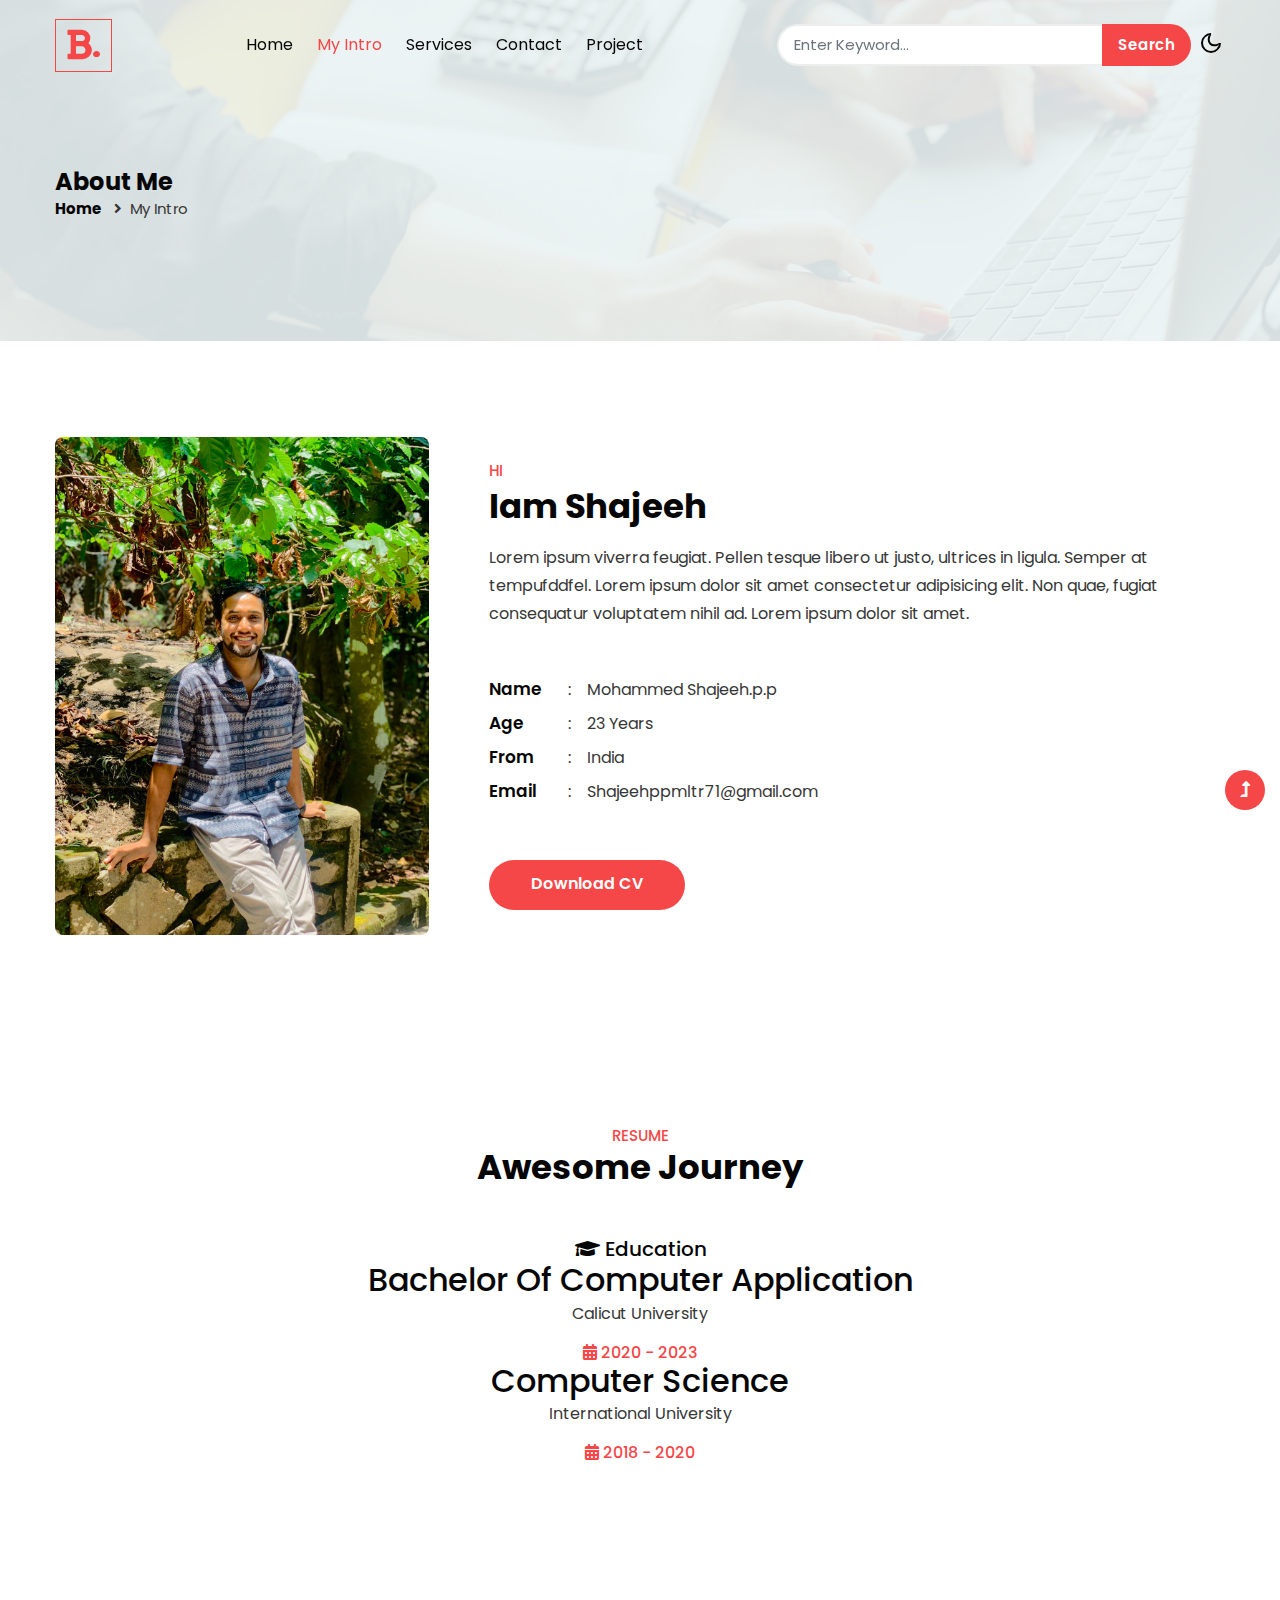
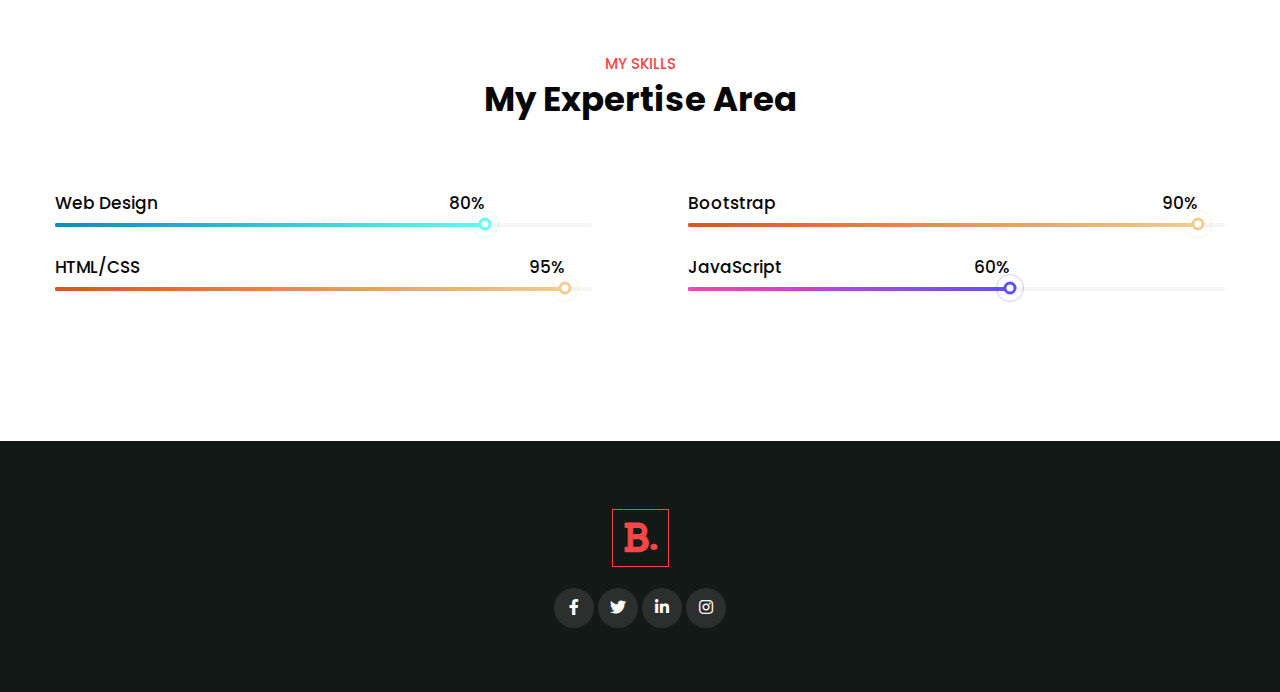
<file: about.html>
<!--
Author: W3layouts
Author URL: http://w3layouts.com
-->
<!doctype html>
<html lang="en">

<head>
    <!-- Required meta tags -->
    <meta charset="utf-8">
    <meta name="viewport" content="width=device-width, initial-scale=1">
    <link rel="icon" href="https://upload.wikimedia.org/wikipedia/commons/thumb/6/60/Zarya-MU_%286%29.jpg/220px-Zarya-MU_%286%29.jpg" type="image/icon type">
    <title>Shajeeh</title>
    <!-- google font -->
    <link href="//fonts.googleapis.com/css2?family=Poppins:wght@100;200;300;400;500;600;700;800;900&display=swap"
        rel="stylesheet">
    <!-- Template CSS Style link -->
    <link rel="stylesheet" href="assets/css/style-starter.css">
</head>

<body>
    <!-- header -->
    <header id="site-header" class="fixed-top">
        <div class="container">
            <nav class="navbar navbar-expand-lg navbar-light">
                <a class="navbar-brand" href="index.html">
                    <i class="fas fa-bold"></i>.
                </a>
                <button class="navbar-toggler collapsed" type="button" data-bs-toggle="collapse"
                    data-bs-target="#navbarScroll" aria-controls="navbarScroll" aria-expanded="false"
                    aria-label="Toggle navigation">
                    <span class="navbar-toggler-icon fa icon-expand fa-bars"></span>
                    <span class="navbar-toggler-icon fa icon-close fa-times"></span>
                </button>
                <div class="collapse navbar-collapse" id="navbarScroll">
                    <ul class="navbar-nav mx-auto my-2 my-lg-0 navbar-nav-scroll">
                        <li class="nav-item">
                            <a class="nav-link" aria-current="page" href="index.html">Home</a>
                        </li>
                        <li class="nav-item">
                            <a class="nav-link active" href="about.html">My Intro</a>
                        </li>
                        <li class="nav-item">
                            <a class="nav-link" href="services.html">Services</a>
                        </li>
                        <li class="nav-item">
                            <a class="nav-link" href="contact.html">Contact</a>
                        </li>
                        <li class="nav-item">
                            <a class="nav-link" href="project.html">Project</a>
                        </li>
                     
                    </ul>
                    <form action="#search" method="GET" class="d-flex search-header">
                        <input class="form-control" type="search" placeholder="Enter Keyword..." aria-label="Search"
                            required>
                        <button class="btn btn-style" type="submit">Search</button>
                    </form>
                </div>
                <!-- toggle switch for light and dark theme -->
                <div class="cont-ser-position">
                    <nav class="navigation">
                        <div class="theme-switch-wrapper">
                            <label class="theme-switch" for="checkbox">
                                <input type="checkbox" id="checkbox">
                                <div class="mode-container">
                                    <i class="gg-sun"></i>
                                    <i class="gg-moon"></i>
                                </div>
                            </label>
                        </div>
                    </nav>
                </div>
                <!-- //toggle switch for light and dark theme -->
            </nav>
        </div>
    </header>
    <!-- //header -->

    <!-- inner banner -->
    <section class="inner-banner py-5">
        <div class="w3l-breadcrumb py-lg-5">
            <div class="container pt-4 pb-sm-4">
                <h4 class="inner-text-title font-weight-bold pt-sm-5 pt-4">About Me</h4>
                <ul class="breadcrumbs-custom-path">
                    <li><a href="index.html">Home</a></li>
                    <li class="active"><i class="fas fa-angle-right mx-2"></i>My Intro</li>
                </ul>
            </div>
        </div>
    </section>
    <!-- //inner banner -->

    <!-- about section -->
    <section class="w3l-aboutblock1 pt-lg-5 pt-2 pb-5" id="about">
        <div class="container py-md-5 py-4">
            <div class="row align-items-center">
                <div class="col-lg-4">
                    <div class="position-relative">
                        <img src="assets/images/WhatsApp Image 2023-07-22 at 11.31.05.jpg" alt="" class="radius-image img-fluid">
                    </div>
                </div>
                <div class="col-lg-8 ps-lg-5 mt-lg-0 mt-5">
                    <h5 class="title-small mb-1">Hi</h5>
                    <h3 class="title-style">Iam Shajeeh</h3>
                    <p class="mt-3">Lorem ipsum viverra feugiat. Pellen tesque libero ut justo,
                        ultrices in ligula. Semper at tempufddfel. Lorem ipsum dolor sit amet consectetur
                        adipisicing
                        elit. Non quae, fugiat consequatur voluptatem nihil ad. Lorem ipsum dolor sit amet.</p>
                    <div class="my-info mt-md-5 mt-4">
                        <ul class="single-info">
                            <li class="name-style">Name</li>
                            <li>:</li>
                            <li>
                                <p>Mohammed Shajeeh.p.p</p>
                            </li>
                        </ul>
                        <ul class="single-info">
                            <li class="name-style">Age</li>
                            <li>:</li>
                            <li>
                                <p>23 Years</p>
                            </li>
                        </ul>
                        <ul class="single-info">
                            <li class="name-style">From</li>
                            <li>:</li>
                            <li>
                                <p>India</p>
                            </li>
                        </ul>
                        <ul class="single-info">
                            <li class="name-style">Email</li>
                            <li>:</li>
                            <li>
                                <p><a href="mailto:maryateer@mail.com">Shajeehppmltr71@gmail.com</a></p>
                            </li>
                        </ul>
                    </div>
                    <a href="#download" class="btn btn-style mt-5">Download CV</a>
                </div>
            </div>
        </div>
    </section>




    <!-- qualification section -->
    <section class="py-5">
        <div class="container py-lg-5 py-4">
            <div class="title-heading-w3 text-center mb-sm-5 mb-4">
                <h5 class="title-small">Resume</h5>
                <h3 class="title-style">Awesome Journey</h3>
            </div>
            <div class="row">
                <div class="col-lg-12 text-center">
                    <h5 class="sub-title-timeline"><i class="fas fa-graduation-cap"></i> Education</h5>
                    <div class="" >
                        <div class="column">
                            <div class="title">
                                <h2>Bachelor Of Computer Application</h2>
                            </div>
                            <div class="description">
                                <p>Calicut University</p>
                                <h6><i class="fas fa-calendar-alt"></i> 2020 - 2023</h6>
                            </div>
                        </div>
                     
                        <div class="column">
                            <div class="title">
                                <h2>Computer Science</h2>
                            </div>
                            <div class="description">
                                <p>International University</p>
                                <h6><i class="fas fa-calendar-alt"></i> 2018 - 2020</h6>
                            </div>
                        </div>
                    </div>
                </div>
            </div>
        </div>
    </section>
    <!-- //qualification section -->

    <!-- skills section -->
    <section class="w3l-progress py-5" id="progress">
        <div class="container py-md-5 py-4">
            <div class="title-heading-w3 text-center mb-sm-5 mb-4">
                <h5 class="title-small mb-1">My Skills</h5>
                <h3 class="title-style">My Expertise Area</h3>
            </div>
            <div class="row py-lg-4">
                <div class="col-lg-6 pe-lg-5">
                    <div class="progress-info info1">
                        <h6 class="progress-tittle">Web Design <span class="">80%</span></h6>
                        <div class="progress">
                            <div class="progress-bar progress-bar-striped gradient-1" role="progressbar"
                                style="width: 80%" aria-valuenow="90" aria-valuemin="0" aria-valuemax="100">
                            </div>
                        </div>
                    </div>
                    <div class="progress-info info2">
                        <h6 class="progress-tittle">HTML/CSS <span class="">95%</span>
                        </h6>
                        <div class="progress">
                            <div class="progress-bar progress-bar-striped gradient-2" role="progressbar"
                                style="width: 95%" aria-valuenow="95" aria-valuemin="0" aria-valuemax="100">
                            </div>
                        </div>
                    </div>
                
                  
                </div>
                <div class="col-lg-6 ps-lg-5 mt-lg-0 mt-5">
                    <div class="progress-info info2">
                        <h6 class="progress-tittle">Bootstrap <span class="">90%</span>
                        </h6>
                        <div class="progress">
                            <div class="progress-bar progress-bar-striped gradient-2" role="progressbar"
                                style="width: 95%" aria-valuenow="95" aria-valuemin="0" aria-valuemax="100">
                            </div>
                        </div>
                    </div>
                    <div class="progress-info info3">
                        <h6 class="progress-tittle">JavaScript <span class="">60%</span></h6>
                        <div class="progress">
                            <div class="progress-bar progress-bar-striped gradient-3" role="progressbar"
                                style="width: 60%" aria-valuenow="95" aria-valuemin="0" aria-valuemax="100">
                            </div>
                        </div>
                    </div>
                   
                </div>
            </div>
        </div>
    </section>
    <!-- //skills section -->

    <!-- footer -->
    <footer class="footer-w3ls text-center py-5">
        <div class="container pt-4">
            <div class="mx-auto" style="max-width:600px;">
                <a href="index.html" class="footer-logo py-1">
                    <i class="fas fa-bold"></i>.
                </a>
             
                <div class="social-icons-main mt-4 pb-3">
                    <ul class="social-icons3">
                        <li>
                            <a href="">
                                <i class="fab fa-facebook-f"></i>
                            </a>
                        </li>
                        <li>
                            <a href="https://twitter.com/ZlatanSha/status/1655268163334942721?s=20">
                                <i class="fab fa-twitter"></i>
                            </a>
                        </li>
                        <li>
                            <a href="www.linkedin.com/in/mohammed-shajeeh-p-p-a09b84273">
                                <i class="fab fa-linkedin-in"></i>
                            </a>
                        </li>
                      
                        <li>
                            <a href="#instagram">
                                <i class="fab fa-instagram"></i>
                            </a>
                        </li>
                    </ul>
                </div>
            </div>
        </div>
    </footer>
    <!-- //footer -->

    <!-- Js scripts -->
    <!-- move top -->
    <button onclick="topFunction()" id="movetop" title="Go to top">
        <span class="fas fa-level-up-alt" aria-hidden="true"></span>
    </button>
    <script>
        // When the user scrolls down 20px from the top of the document, show the button
        window.onscroll = function () {
            scrollFunction()
        };

        function scrollFunction() {
            if (document.body.scrollTop > 20 || document.documentElement.scrollTop > 20) {
                document.getElementById("movetop").style.display = "block";
            } else {
                document.getElementById("movetop").style.display = "none";
            }
        }

        // When the user clicks on the button, scroll to the top of the document
        function topFunction() {
            document.body.scrollTop = 0;
            document.documentElement.scrollTop = 0;
        }
    </script>
    <!-- //move top -->

    <!-- common jquery plugin -->
    <script src="assets/js/jquery-3.3.1.min.js"></script>
    <!-- //common jquery plugin -->

    <!-- theme switch js (light and dark)-->
    <script src="assets/js/theme-change.js"></script>
    <!-- //theme switch js (light and dark)-->

    <!-- MENU-JS -->
    <script>
        $(window).on("scroll", function () {
            var scroll = $(window).scrollTop();

            if (scroll >= 80) {
                $("#site-header").addClass("nav-fixed");
            } else {
                $("#site-header").removeClass("nav-fixed");
            }
        });

        //Main navigation Active Class Add Remove
        $(".navbar-toggler").on("click", function () {
            $("header").toggleClass("active");
        });
        $(document).on("ready", function () {
            if ($(window).width() > 991) {
                $("header").removeClass("active");
            }
            $(window).on("resize", function () {
                if ($(window).width() > 991) {
                    $("header").removeClass("active");
                }
            });
        });
    </script>
    <!-- //MENU-JS -->

    <!-- disable body scroll which navbar is in active -->
    <script>
        $(function () {
            $('.navbar-toggler').click(function () {
                $('body').toggleClass('noscroll');
            })
        });
    </script>
    <!-- //disable body scroll which navbar is in active -->

    <!-- bootstrap -->
    <script src="assets/js/bootstrap.min.js"></script>
    <!-- //bootstrap -->
    <!-- //Js scripts -->
</body>

</html>
</file>
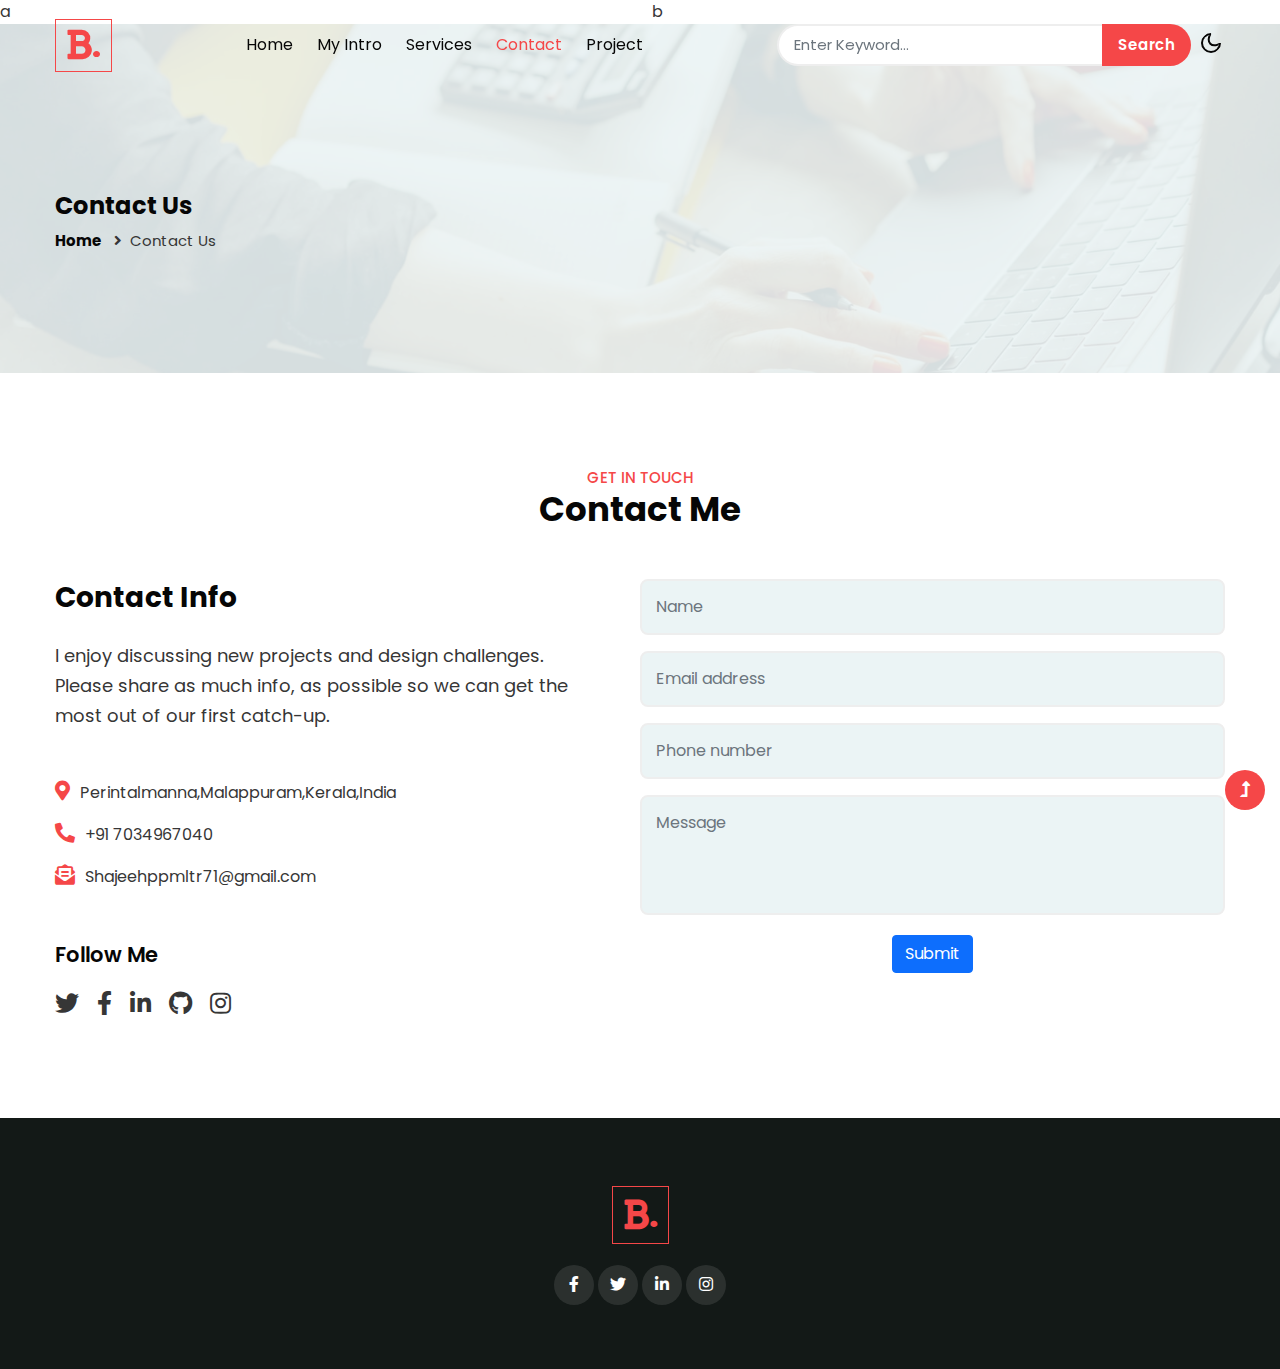
<file: contact.html>
<!--
Author: W3layouts
Author URL: http://w3layouts.com
-->
<!doctype html>
<html lang="en">

<head>
    <!-- Required meta tags -->
    <meta charset="utf-8">
    <meta name="viewport" content="width=device-width, initial-scale=1">

    <link rel="icon" href="https://upload.wikimedia.org/wikipedia/commons/thumb/6/60/Zarya-MU_%286%29.jpg/220px-Zarya-MU_%286%29.jpg" type="image/icon type">
    <title>Shajeeh</title>
    <!-- google font -->
    <link href="//fonts.googleapis.com/css2?family=Poppins:wght@100;200;300;400;500;600;700;800;900&display=swap"
        rel="stylesheet">
    <!-- Template CSS Style link -->
    <link rel="stylesheet" href="assets/css/style-starter.css">
    <link rel="stylesheet" href="script.js">
</head>

<body>

<div class="row">

    <div class="col-lg-6 col-md-12 col-sm-12">
        a
    </div>
    <div class="col-lg-6 col-md-12 col-sm-12">
         b
    </div>

</div>



    <!-- header -->
    <header id="site-header" class="fixed-top">
        <div class="container">
            <nav class="navbar navbar-expand-lg navbar-light">
                <a class="navbar-brand" href="index.html">
                    <i class="fas fa-bold"></i>.
                </a>
                <button class="navbar-toggler collapsed" type="button" data-bs-toggle="collapse"
                    data-bs-target="#navbarScroll" aria-controls="navbarScroll" aria-expanded="false"
                    aria-label="Toggle navigation">
                    <span class="navbar-toggler-icon fa icon-expand fa-bars"></span>
                    <span class="navbar-toggler-icon fa icon-close fa-times"></span>
                </button>
                <div class="collapse navbar-collapse" id="navbarScroll">
                    <ul class="navbar-nav mx-auto my-2 my-lg-0 navbar-nav-scroll">
                        <li class="nav-item">
                            <a class="nav-link" aria-current="page" href="index.html">Home</a>
                        </li>
                        <li class="nav-item">
                            <a class="nav-link" href="about.html">My Intro</a>
                        </li>
                        <li class="nav-item">
                            <a class="nav-link" href="services.html">Services</a>
                        </li>
                        <li class="nav-item">
                            <a class="nav-link active" href="contact.html">Contact</a>
                        </li>
                        <li class="nav-item">
                            <a class="nav-link " href="project.html">Project</a>
                        </li>
                      
                    </ul>
                    <form action="#search" method="GET" class="d-flex search-header">
                        <input class="form-control" type="search" placeholder="Enter Keyword..." aria-label="Search"
                            required>
                        <button class="btn btn-style" type="submit">Search</button>
                    </form>
                </div>
                <!-- toggle switch for light and dark theme -->
                <div class="cont-ser-position">
                    <nav class="navigation">
                        <div class="theme-switch-wrapper">
                            <label class="theme-switch" for="checkbox">
                                <input type="checkbox" id="checkbox">
                                <div class="mode-container">
                                    <i class="gg-sun"></i>
                                    <i class="gg-moon"></i>
                                </div>
                            </label>
                        </div>
                    </nav>
                </div>
                <!-- //toggle switch for light and dark theme -->
            </nav>
        </div>
    </header>
    <!-- //header -->

    <!-- inner banner -->
    <section class="inner-banner py-5">
        <div class="w3l-breadcrumb py-lg-5">
            <div class="container pt-4 pb-sm-4">
                <h4 class="inner-text-title pt-sm-5 pt-4">Contact Us</h4>
                <ul class="breadcrumbs-custom-path mt-2">
                    <li><a href="index.html">Home</a></li>
                    <li class="active"><i class="fas fa-angle-right mx-2"></i>Contact Us</li>
                </ul>
            </div>
        </div>
    </section>
    <!-- //inner banner -->

    <!-- contact -->
    <section class="w3l-contact py-5" id="contact">
        <div class="container py-lg-5 py-4">
            <div class="title-heading-w3 text-center mb-sm-5 mb-4">
                <h5 class="title-small">Get In Touch</h5>
                <h3 class="title-style">Contact Me</h3>
            </div>
            <div class="row contact-block">
                <div class="col-md-6 contact-left pe-lg-5">
                    <h3 class="mb-sm-4 mb-3">Contact Info</h3>
                    <p class="cont-para mb-sm-5 mb-4">I enjoy discussing new projects and design challenges. Please
                        share as
                        much info, as possible so
                        we can get the most out of our first catch-up.</p>
                    <div class="cont-details">
                        <p><i class="fas fa-map-marker-alt"></i>Perintalmanna,Malappuram,Kerala,India</p>
                        <p><i class="fas fa-phone-alt"></i><a href="Mob:+91 7034967040">+91 7034967040</a></p>
                        <p><i class="fas fa-envelope-open-text"></i><a href="mailto:example@mail.com"
                                class="mail">Shajeehppmltr71@gmail.com</a></p>
                    </div>
                    <h4 class="mb-3 mt-5">Follow Me</h4>
                    <ul class="social-icons-contact">
                        <li>
                            <a href="#twitter">
                                <i class="fab fa-twitter"></i>
                            </a>
                        </li>
                        <li>
                            <a href="#facebook">
                                <i class="fab fa-facebook-f"></i>
                            </a>
                        </li>
                        <li>
                            <a href="#linkedinin">
                                <i class="fab fa-linkedin-in"></i>
                            </a>
                        </li>
                        <li>
                            <a href="#github">
                                <i class="fab fa-github"></i>
                            </a>
                        </li>
                        <li>
                            <a href="#instagram">
                                <i class="fab fa-instagram"></i>
                            </a>
                        </li>
                    </ul>
                </div>
                <div class="col-md-6 contact-right mt-md-0 mt-5 ps-lg-0">
                    <form class="form" method="POST" action="" id="form">
                        <div class="mb-3">
                            <input type="text" class="form-control" id="name" placeholder="Name" name="name" required>
                          </div>
                        <div class="mb-3">
                          <input type="email" class="form-control" id="email" aria-describedby="emailHelp" placeholder="Email address" name="email" required>
                        </div>
                        <div class="mb-3">
                          <input type="number" class="form-control" id="number" placeholder="Phone number" name="Phone number" required>
                        </div>
                          <div class="mb-3">
                            <textarea class="form-control" id="textera" rows="" placeholder="Message" name="Message"></textarea required>
                          </div>
                        
                        <div class="text-center">
                            <button id="sent" type="submit" class="btn btn-primary" onclick="message()">Submit</button>
                        </div>
                        
                    
                      </form>
                </div>
            </div>
        </div>
    </section>

    <!-- //contact -->

    <!-- footer -->
    <footer class="footer-w3ls text-center py-5">
        <div class="container pt-4">
            <div class="mx-auto" style="max-width:600px;">
                <a href="index.html" class="footer-logo py-1">
                    <i class="fas fa-bold"></i>.
                </a>
             
                <div class="social-icons-main mt-4 pb-3">
                    <ul class="social-icons3">
                        <li>
                            <a href="">
                                <i class="fab fa-facebook-f"></i>
                            </a>
                        </li>
                        <li>
                            <a href="https://twitter.com/ZlatanSha/status/1655268163334942721?s=20">
                                <i class="fab fa-twitter"></i>
                            </a>
                        </li>
                        <li>
                            <a href="www.linkedin.com/in/mohammed-shajeeh-p-p-a09b84273">
                                <i class="fab fa-linkedin-in"></i>
                            </a>
                        </li>
                      
                        <li>
                            <a href="#instagram">
                                <i class="fab fa-instagram"></i>
                            </a>
                        </li>
                    </ul>
                </div>
            </div>
        </div>
    </footer>
    <!-- //footer -->

    <!-- Js scripts -->
   
    <!--Google form-->


<script>
			const scriptURL = 'https://script.google.com/macros/s/AKfycbyagjp6uhJ4w13cJr3d1AkRdk7eBQW-n0a0_spfMiEJym7ZdSjgp-3mmhLhri-Etes/exec'
			const form = document.forms['form']
		  
			form.addEventListener('submit', e => {
			  e.preventDefault()
			  fetch(scriptURL, { method: 'POST', body: new FormData(form)})
				.then(response => alert("Thank you! your form is submitted successfully." ))
				.then(() => {  window.location.reload(); })
				.catch(error => console.error('Error!', error.message))
			})


            
		  </script>

    


    <!-- move top -->
    <button onclick="topFunction()" id="movetop" title="Go to top">
        <span class="fas fa-level-up-alt" aria-hidden="true"></span>
    </button>
    <script>
        // When the user scrolls down 20px from the top of the document, show the button
        window.onscroll = function () {
            scrollFunction()
        };

        function scrollFunction() {
            if (document.body.scrollTop > 20 || document.documentElement.scrollTop > 20) {
                document.getElementById("movetop").style.display = "block";
            } else {
                document.getElementById("movetop").style.display = "none";
            }
        }

        // When the user clicks on the button, scroll to the top of the document
        function topFunction() {
            document.body.scrollTop = 0;
            document.documentElement.scrollTop = 0;
        }
    </script>


    <!-- //move top -->

    <!-- common jquery plugin -->
    <script src="assets/js/jquery-3.3.1.min.js"></script>
    <!-- //common jquery plugin -->

    <!-- theme switch js (light and dark)-->
    <script src="assets/js/theme-change.js"></script>
    <!-- //theme switch js (light and dark)-->

    <!-- MENU-JS -->
    <script>
        $(window).on("scroll", function () {
            var scroll = $(window).scrollTop();

            if (scroll >= 80) {
                $("#site-header").addClass("nav-fixed");
            } else {
                $("#site-header").removeClass("nav-fixed");
            }
        });

        //Main navigation Active Class Add Remove
        $(".navbar-toggler").on("click", function () {
            $("header").toggleClass("active");
        });
        $(document).on("ready", function () {
            if ($(window).width() > 991) {
                $("header").removeClass("active");
            }
            $(window).on("resize", function () {
                if ($(window).width() > 991) {
                    $("header").removeClass("active");
                }
            });
        });
    </script>
    <!-- //MENU-JS -->

    <!-- disable body scroll which navbar is in active -->
    <script>
        $(function () {
            $('.navbar-toggler').click(function () {
                $('body').toggleClass('noscroll');
            })
        });
    </script>
    <!-- //disable body scroll which navbar is in active -->

    <!-- bootstrap -->
    <script src="assets/js/bootstrap.min.js"></script>
    <!-- //bootstrap -->
    <!-- //Js scripts -->
    <script src="script.js"></script>
    
</body>

</html>
</file>
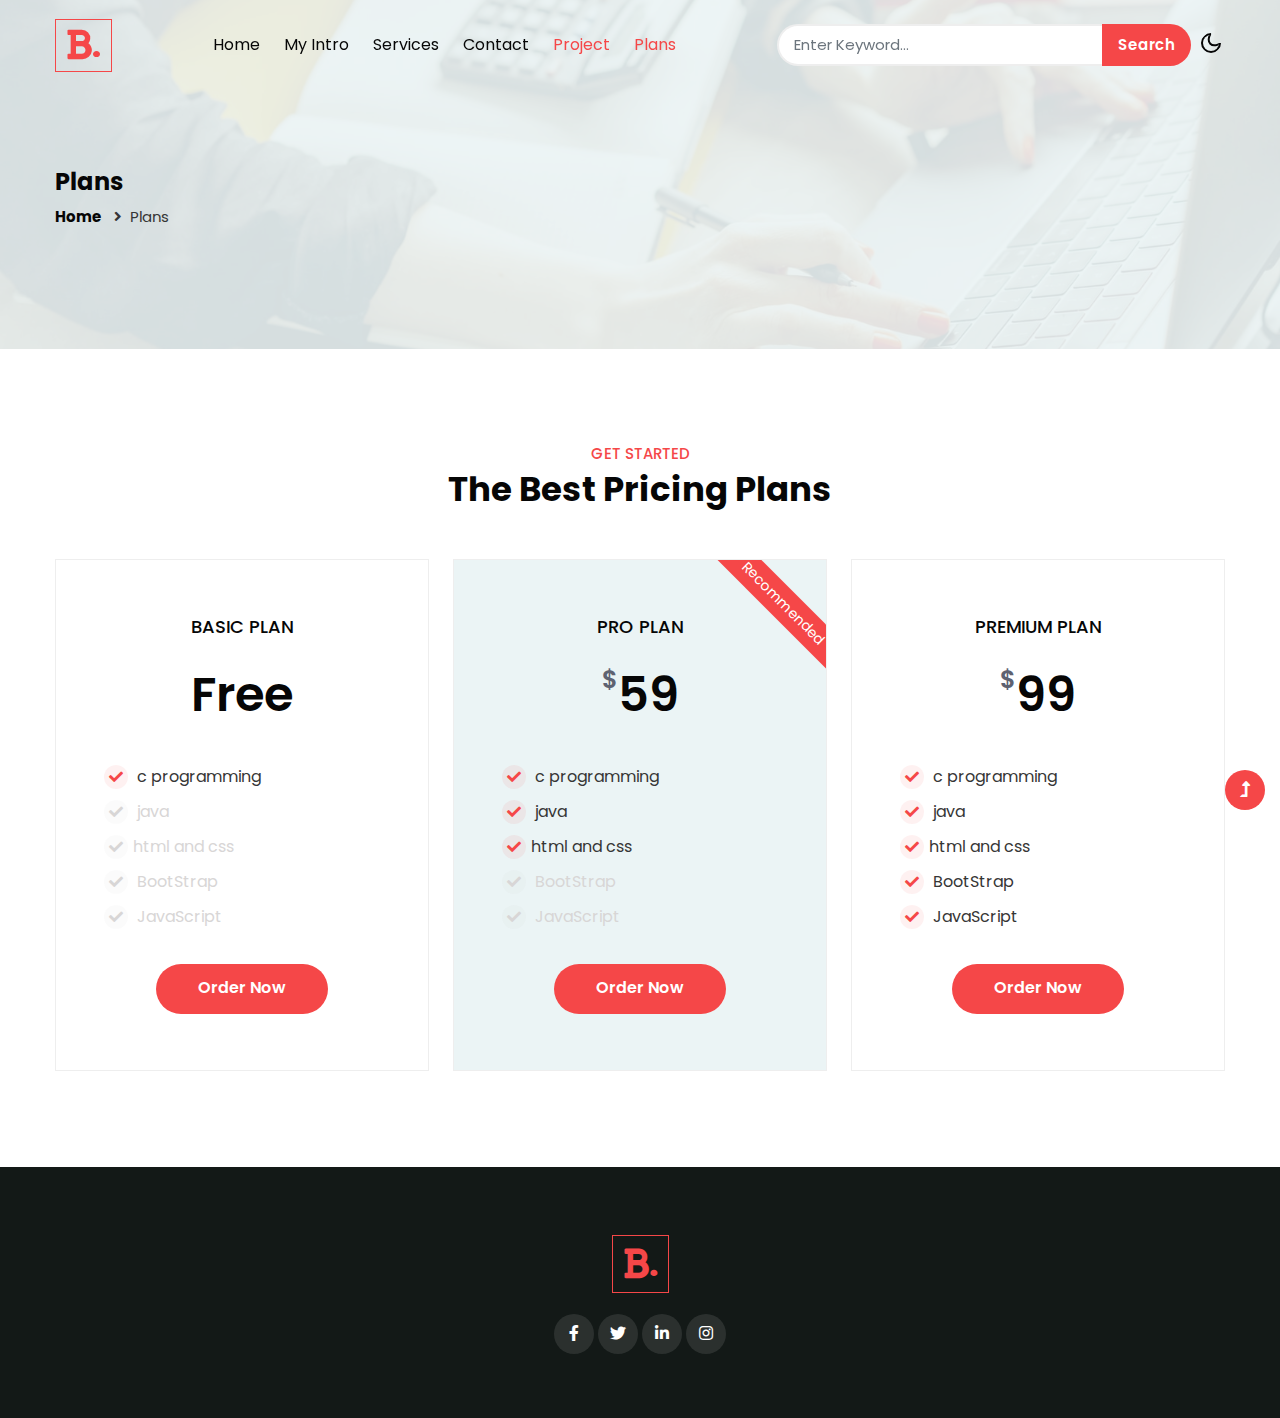
<file: plans.html>
<!--
Author: W3layouts
Author URL: http://w3layouts.com
-->
<!doctype html>
<html lang="en">

<head>
    <!-- Required meta tags -->
    <meta charset="utf-8">
    <meta name="viewport" content="width=device-width, initial-scale=1">
    <link rel="icon" href="https://upload.wikimedia.org/wikipedia/commons/thumb/6/60/Zarya-MU_%286%29.jpg/220px-Zarya-MU_%286%29.jpg" type="image/icon type">
    <title>Shajeeh</title>  
      <!-- google font -->
    <link href="//fonts.googleapis.com/css2?family=Poppins:wght@100;200;300;400;500;600;700;800;900&display=swap"
        rel="stylesheet">
    <!-- Template CSS Style link -->
    <link rel="stylesheet" href="assets/css/style-starter.css">
</head>

<body>
    <!-- header -->
    <header id="site-header" class="fixed-top">
        <div class="container">
            <nav class="navbar navbar-expand-lg navbar-light">
                <a class="navbar-brand" href="index.html">
                    <i class="fas fa-bold"></i>.
                </a>
                <button class="navbar-toggler collapsed" type="button" data-bs-toggle="collapse"
                    data-bs-target="#navbarScroll" aria-controls="navbarScroll" aria-expanded="false"
                    aria-label="Toggle navigation">
                    <span class="navbar-toggler-icon fa icon-expand fa-bars"></span>
                    <span class="navbar-toggler-icon fa icon-close fa-times"></span>
                </button>
                <div class="collapse navbar-collapse" id="navbarScroll">
                    <ul class="navbar-nav mx-auto my-2 my-lg-0 navbar-nav-scroll">
                        <li class="nav-item">
                            <a class="nav-link" aria-current="page" href="index.html">Home</a>
                        </li>
                        <li class="nav-item">
                            <a class="nav-link" href="about.html">My Intro</a>
                        </li>
                        <li class="nav-item">
                            <a class="nav-link" href="services.html">Services</a>
                        </li>
                        <li class="nav-item">
                            <a class="nav-link " href="contact.html">Contact</a>
                        </li>
                        <li class="nav-item">
                            <a class="nav-link active" href="project.html">Project</a>
                        </li>
                        <li class="nav-item">
                            <a class="nav-link active" href="plans.html">Plans</a>
                        </li>
                    </ul>
                    <form action="#search" method="GET" class="d-flex search-header">
                        <input class="form-control" type="search" placeholder="Enter Keyword..." aria-label="Search"
                            required>
                        <button class="btn btn-style" type="submit">Search</button>
                    </form>
                </div>
                <!-- toggle switch for light and dark theme -->
                <div class="cont-ser-position">
                    <nav class="navigation">
                        <div class="theme-switch-wrapper">
                            <label class="theme-switch" for="checkbox">
                                <input type="checkbox" id="checkbox">
                                <div class="mode-container">
                                    <i class="gg-sun"></i>
                                    <i class="gg-moon"></i>
                                </div>
                            </label>
                        </div>
                    </nav>
                </div>
                <!-- //toggle switch for light and dark theme -->
            </nav>
        </div>
    </header>
    <!-- //header -->

    <!-- inner banner -->
    <section class="inner-banner py-5">
        <div class="w3l-breadcrumb py-lg-5">
            <div class="container pt-4 pb-sm-4">
                <h4 class="inner-text-title pt-sm-5 pt-4">Plans</h4>
                <ul class="breadcrumbs-custom-path mt-2">
                    <li><a href="index.html">Home</a></li>
                    <li class="active"><i class="fas fa-angle-right mx-2"></i>Plans</li>
                </ul>
            </div>
        </div>
    </section>
    <!-- //inner banner -->

    <section class="w3l-pricing py-5">
        <div class="container py-md-5 py-4">
            <div class="title-heading-w3 text-center mb-sm-5 mb-4">
                <h5 class="title-small mb-1">Get Started</h5>
                <h3 class="title-style">The Best Pricing Plans</h3>
            </div>
            <div class="row t-in justify-content-center">
                <div class="col-lg-4 col-md-6 price-main-info">
                    <div class="price-inner card box-shadow">

                        <div class="card-body">
                            <h4 class="text-uppercase text-center mb-3">Basic Plan</h4>
                            <h5 class="card-title pricing-card-title">
                                Free
                            </h5>
                            <ul class="list-unstyled mt-3 mb-4">
                                <li> <span class="fa fa-check"></span> c programming</li>
                                <li class="disable"> <span class="fa fa-check"></span> java</li>
                                <li class="disable"> <span class="fa fa-check"></span>html and css</li>
                                <li class="disable"> <span class="fa fa-check"></span> BootStrap</li>
                                <li class="disable"> <span class="fa fa-check"></span> JavaScript</li>
                            </ul>
                            <div class="read-more mt-4 pt-lg-2 text-center">
                                <a href="contact.html" class="btn btn-style"> Order Now</a>
                            </div>
                        </div>
                    </div>
                </div>
                <div class="col-lg-4 col-md-6 price-main-info mt-md-0 mt-4">
                    <div class="price-inner card box-shadow active">

                        <div class="card-body">
                            <label class="price-label">Recommended</label>
                            <h4 class="text-uppercase text-center mb-3">Pro Plan</h4>
                            <h5 class="card-title pricing-card-title">
                                <span class="align-top">$</span>59

                            </h5>
                            <ul class="list-unstyled mt-3 mb-4">
                                <li> <span class="fa fa-check"></span> c programming</li>
                                <li> <span class="fa fa-check"></span> java</li>
                                <li > <span class="fa fa-check"></span>html and css</li>
                                <li class="disable"> <span class="fa fa-check"></span> BootStrap</li>
                                <li class="disable"> <span class="fa fa-check"></span> JavaScript</li>
                            </ul>
                            <div class="read-more mt-4 pt-lg-2 text-center">
                                <a href="contact.html" class="btn btn-style"> Order Now</a>
                            </div>
                        </div>
                    </div>
                </div>
                <div class="col-lg-4 col-md-6 price-main-info mt-lg-0 mt-4">
                    <div class="price-inner card box-shadow">

                        <div class="card-body">
                            <h4 class="text-uppercase text-center mb-3">Premium Plan</h4>
                            <h5 class="card-title pricing-card-title">
                                <span class="align-top">$</span>99
                            </h5>
                            <ul class="list-unstyled mt-3 mb-4">
                                <li> <span class="fa fa-check"></span> c programming</li>
                                <li> <span class="fa fa-check"></span> java</li>
                                <li > <span class="fa fa-check"></span>html and css</li>
                                <li > <span class="fa fa-check"></span> BootStrap</li>
                                <li > <span class="fa fa-check"></span> JavaScript</li>
                            </ul>
                            <div class="read-more mt-4 pt-lg-2 text-center">
                                <a href="contact.html" class="btn btn-style"> Order Now</a>
                            </div>
                        </div>
                    </div>
                </div>
            </div>
        </div>
    </section>

    

   
    

    <!-- footer -->
    <footer class="footer-w3ls text-center py-5">
        <div class="container pt-4">
            <div class="mx-auto" style="max-width:600px;">
                <a href="index.html" class="footer-logo py-1">
                    <i class="fas fa-bold"></i>.
                </a>
             
                <div class="social-icons-main mt-4 pb-3">
                    <ul class="social-icons3">
                        <li>
                            <a href="">
                                <i class="fab fa-facebook-f"></i>
                            </a>
                        </li>
                        <li>
                            <a href="https://twitter.com/ZlatanSha/status/1655268163334942721?s=20">
                                <i class="fab fa-twitter"></i>
                            </a>
                        </li>
                        <li>
                            <a href="www.linkedin.com/in/mohammed-shajeeh-p-p-a09b84273">
                                <i class="fab fa-linkedin-in"></i>
                            </a>
                        </li>
                      
                        <li>
                            <a href="#instagram">
                                <i class="fab fa-instagram"></i>
                            </a>
                        </li>
                    </ul>
                </div>
            </div>
        </div>
    </footer>
    <!-- //footer -->

    <!-- Js scripts -->
    <!-- move top -->
    <button onclick="topFunction()" id="movetop" title="Go to top">
        <span class="fas fa-level-up-alt" aria-hidden="true"></span>
    </button>
    <script>
        // When the user scrolls down 20px from the top of the document, show the button
        window.onscroll = function () {
            scrollFunction()
        };

        function scrollFunction() {
            if (document.body.scrollTop > 20 || document.documentElement.scrollTop > 20) {
                document.getElementById("movetop").style.display = "block";
            } else {
                document.getElementById("movetop").style.display = "none";
            }
        }

        // When the user clicks on the button, scroll to the top of the document
        function topFunction() {
            document.body.scrollTop = 0;
            document.documentElement.scrollTop = 0;
        }
    </script>
    <!-- //move top -->

    <!-- common jquery plugin -->
    <script src="assets/js/jquery-3.3.1.min.js"></script>
    <!-- //common jquery plugin -->

    <!-- theme switch js (light and dark)-->
    <script src="assets/js/theme-change.js"></script>
    <!-- //theme switch js (light and dark)-->

    <!-- MENU-JS -->
    <script>
        $(window).on("scroll", function () {
            var scroll = $(window).scrollTop();

            if (scroll >= 80) {
                $("#site-header").addClass("nav-fixed");
            } else {
                $("#site-header").removeClass("nav-fixed");
            }
        });

        //Main navigation Active Class Add Remove
        $(".navbar-toggler").on("click", function () {
            $("header").toggleClass("active");
        });
        $(document).on("ready", function () {
            if ($(window).width() > 991) {
                $("header").removeClass("active");
            }
            $(window).on("resize", function () {
                if ($(window).width() > 991) {
                    $("header").removeClass("active");
                }
            });
        });
    </script>
    <!-- //MENU-JS -->

    <!-- disable body scroll which navbar is in active -->
    <script>
        $(function () {
            $('.navbar-toggler').click(function () {
                $('body').toggleClass('noscroll');
            })
        });
    </script>
    <!-- //disable body scroll which navbar is in active -->

    <!-- bootstrap -->
    <script src="assets/js/bootstrap.min.js"></script>
    <!-- //bootstrap -->
    <!-- //Js scripts -->
</body>

</html>
</file>
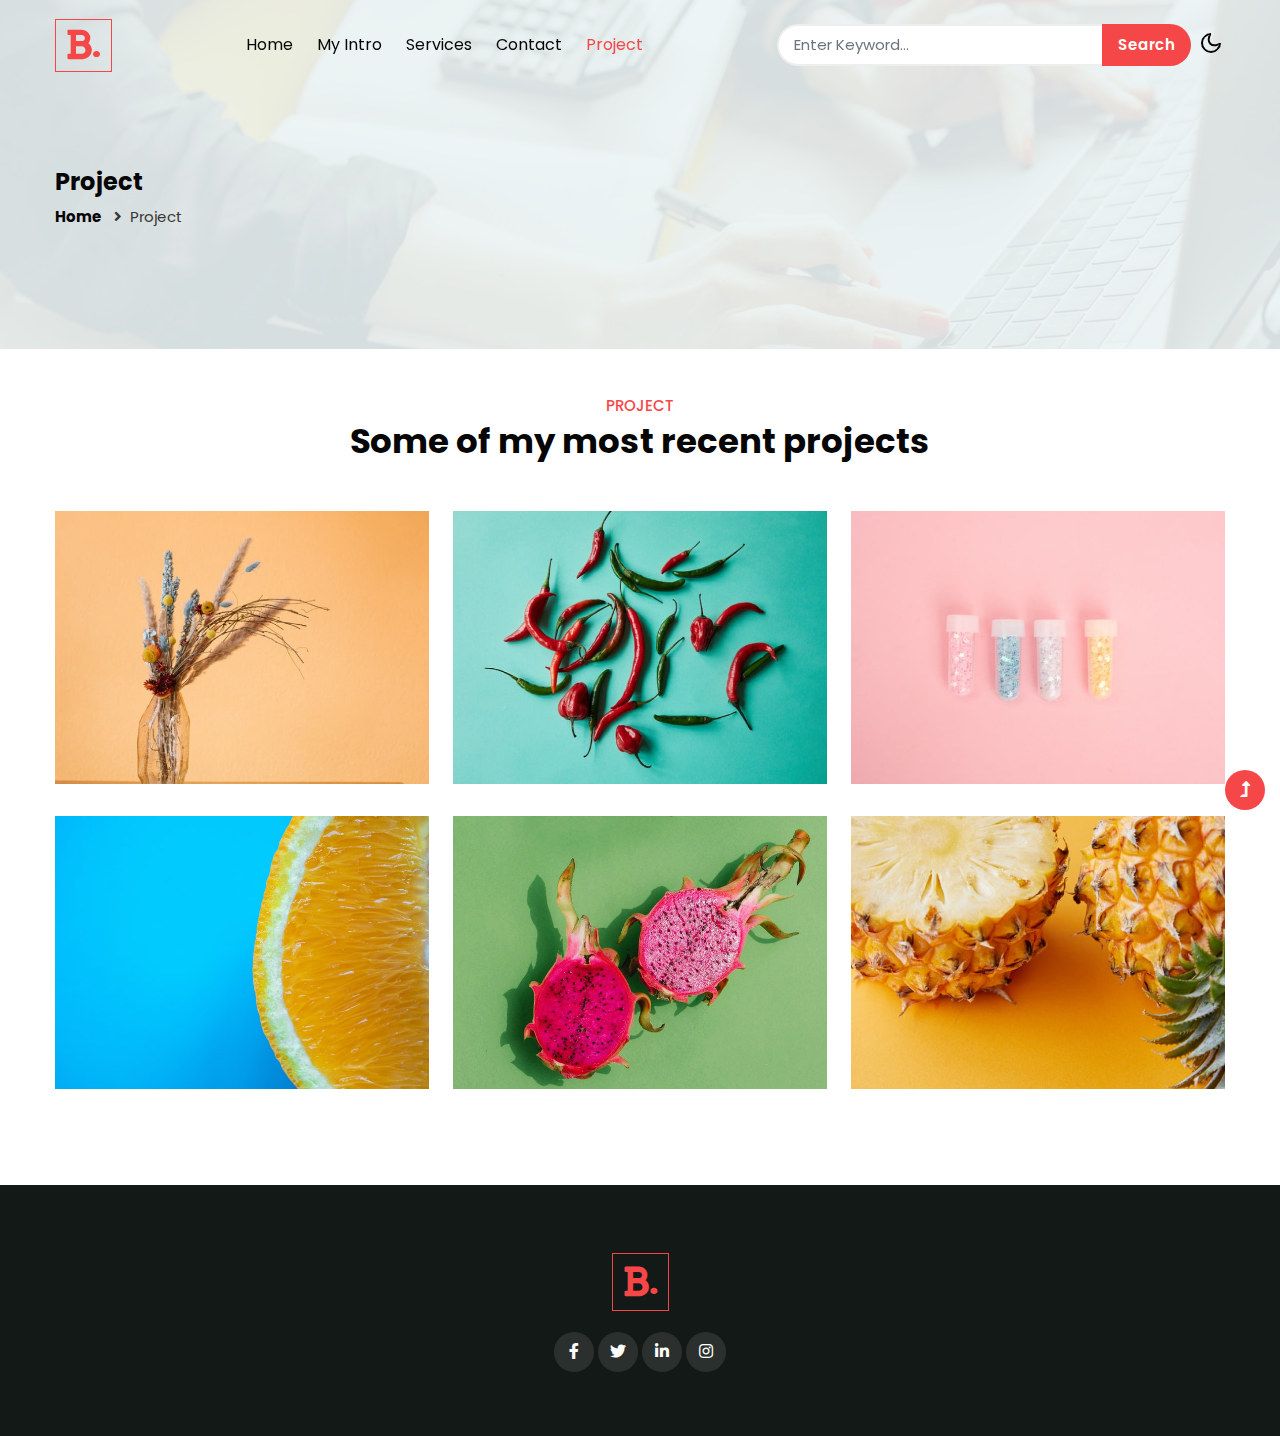
<file: project.html>
<!--
Author: W3layouts
Author URL: http://w3layouts.com
-->
<!doctype html>
<html lang="en">

<head>
    <!-- Required meta tags -->
    <meta charset="utf-8">
    <meta name="viewport" content="width=device-width, initial-scale=1">
    <link rel="icon" href="https://upload.wikimedia.org/wikipedia/commons/thumb/6/60/Zarya-MU_%286%29.jpg/220px-Zarya-MU_%286%29.jpg" type="image/icon type">
    <title>Shajeeh</title>
    <!-- google font -->
    <link href="//fonts.googleapis.com/css2?family=Poppins:wght@100;200;300;400;500;600;700;800;900&display=swap"
        rel="stylesheet">
    <!-- Template CSS Style link -->
    <link rel="stylesheet" href="assets/css/style-starter.css">
</head>

<body>
    <!-- header -->
    <header id="site-header" class="fixed-top">
        <div class="container">
            <nav class="navbar navbar-expand-lg navbar-light">
                <a class="navbar-brand" href="index.html">
                    <i class="fas fa-bold"></i>.
                </a>
                <button class="navbar-toggler collapsed" type="button" data-bs-toggle="collapse"
                    data-bs-target="#navbarScroll" aria-controls="navbarScroll" aria-expanded="false"
                    aria-label="Toggle navigation">
                    <span class="navbar-toggler-icon fa icon-expand fa-bars"></span>
                    <span class="navbar-toggler-icon fa icon-close fa-times"></span>
                </button>
                <div class="collapse navbar-collapse" id="navbarScroll">
                    <ul class="navbar-nav mx-auto my-2 my-lg-0 navbar-nav-scroll">
                        <li class="nav-item">
                            <a class="nav-link" aria-current="page" href="index.html">Home</a>
                        </li>
                        <li class="nav-item">
                            <a class="nav-link" href="about.html">My Intro</a>
                        </li>
                        <li class="nav-item">
                            <a class="nav-link" href="services.html">Services</a>
                        </li>
                        <li class="nav-item">
                            <a class="nav-link " href="contact.html">Contact</a>
                        </li>
                        <li class="nav-item">
                            <a class="nav-link active" href="project.html">Project</a>
                        </li>
                     
                    </ul>
                    <form action="#search" method="GET" class="d-flex search-header">
                        <input class="form-control" type="search" placeholder="Enter Keyword..." aria-label="Search"
                            required>
                        <button class="btn btn-style" type="submit">Search</button>
                    </form>
                </div>
                <!-- toggle switch for light and dark theme -->
                <div class="cont-ser-position">
                    <nav class="navigation">
                        <div class="theme-switch-wrapper">
                            <label class="theme-switch" for="checkbox">
                                <input type="checkbox" id="checkbox">
                                <div class="mode-container">
                                    <i class="gg-sun"></i>
                                    <i class="gg-moon"></i>
                                </div>
                            </label>
                        </div>
                    </nav>
                </div>
                <!-- //toggle switch for light and dark theme -->
            </nav>
        </div>
    </header>
    <!-- //header -->

    <!-- inner banner -->
    <section class="inner-banner py-5">
        <div class="w3l-breadcrumb py-lg-5">
            <div class="container pt-4 pb-sm-4">
                <h4 class="inner-text-title pt-sm-5 pt-4">Project</h4>
                <ul class="breadcrumbs-custom-path mt-2">
                    <li><a href="index.html">Home</a></li>
                    <li class="active"><i class="fas fa-angle-right mx-2"></i>Project</li>
                </ul>
            </div>
        </div>
    </section>
    <!-- //inner banner -->




    <section class="w3l-gallery pb-5" id="gallery">
        <div class="container py-md-5 py-4">
            <div class="title-heading-w3 text-center mb-sm-5 mb-4">
                <h5 class="title-small mb-1">Project</h5>
                <h3 class="title-style">Some of my most recent projects</h3>
            </div>
            <div class="row">
                <div class="col-lg-4 col-md-6 item">
                    <a href="assets/images/g1.jpg" data-lightbox="example-set" data-title="Project 1"
                        class="zoom d-block">
                        <img class="card-img-bottom d-block" src="assets/images/g1.jpg" alt="Card image cap">
                        <span class="overlay__hover"></span>
                        <span class="hover-content">
                            <span class="title">Project 1</span>
                            <span class="content">Quisque ut lectus, eros et, sed commodo risus.</span>
                        </span>
                    </a>
                </div>
                <div class="col-lg-4 col-md-6 item mt-md-0 mt-4">
                    <a href="assets/images/g2.jpg" data-lightbox="example-set" data-title="Project 2"
                        class="zoom d-block">
                        <img class="card-img-bottom d-block" src="assets/images/g2.jpg" alt="Card image cap">
                        <span class="overlay__hover"></span>
                        <span class="hover-content">
                            <span class="title">Project 2</span>
                            <span class="content">Quisque ut lectus, eros et, sed commodo risus.</span>
                        </span>
                    </a>
                </div>

                <div class="col-lg-4 col-md-6 item mt-lg-0 mt-4">
                    <a href="assets/images/g3.jpg" data-lightbox="example-set" data-title="Project 3"
                        class="zoom d-block">
                        <img class="card-img-bottom d-block" src="assets/images/g3.jpg" alt="Card image cap">
                        <span class="overlay__hover"></span>
                        <span class="hover-content">
                            <span class="title">Project 3</span>
                            <span class="content">Quisque ut lectus, eros et, sed commodo risus.</span>
                        </span>
                    </a>
                </div>

                <div class="col-lg-4 col-md-6 item mt-4 pt-lg-2">
                    <a href="assets/images/g5.jpg" data-lightbox="example-set" data-title="Project 4"
                        class="zoom d-block">
                        <img class="card-img-bottom d-block" src="assets/images/g5.jpg" alt="Card image cap">
                        <span class="overlay__hover"></span>
                        <span class="hover-content">
                            <span class="title">Project 4</span>
                            <span class="content">Quisque ut lectus, eros et, sed commodo risus.</span>
                        </span>
                    </a>
                </div>

                <div class="col-lg-4 col-md-6 item mt-4 pt-lg-2">
                    <a href="assets/images/g6.jpg" data-lightbox="example-set" data-title="Project 5"
                        class="zoom d-block">
                        <img class="card-img-bottom d-block" src="assets/images/g6.jpg" alt="Card image cap">
                        <span class="overlay__hover"></span>
                        <span class="hover-content">
                            <span class="title">Project 5</span>
                            <span class="content">Quisque ut lectus, eros et, sed commodo risus.</span>
                        </span>
                    </a>
                </div>

                <div class="col-lg-4 col-md-6 item mt-4 pt-lg-2">
                    <a href="assets/images/g4.jpg" data-lightbox="example-set" data-title="Project 6"
                        class="zoom d-block">
                        <img class="card-img-bottom d-block" src="assets/images/g4.jpg" alt="Card image cap">
                        <span class="overlay__hover"></span>
                        <span class="hover-content">
                            <span class="title">Project 6</span>
                            <span class="content">Quisque ut lectus, eros et, sed commodo risus.</span>
                        </span>
                    </a>
                </div>
            </div>
        </div>
    </section>
    <!-- //projects section -->



    

    <!-- footer -->
    <footer class="footer-w3ls text-center py-5">
        <div class="container pt-4">
            <div class="mx-auto" style="max-width:600px;">
                <a href="index.html" class="footer-logo py-1">
                    <i class="fas fa-bold"></i>.
                </a>
             
                <div class="social-icons-main mt-4 pb-3">
                    <ul class="social-icons3">
                        <li>
                            <a href="">
                                <i class="fab fa-facebook-f"></i>
                            </a>
                        </li>
                        <li>
                            <a href="https://twitter.com/ZlatanSha/status/1655268163334942721?s=20">
                                <i class="fab fa-twitter"></i>
                            </a>
                        </li>
                        <li>
                            <a href="www.linkedin.com/in/mohammed-shajeeh-p-p-a09b84273">
                                <i class="fab fa-linkedin-in"></i>
                            </a>
                        </li>
                      
                        <li>
                            <a href="#instagram">
                                <i class="fab fa-instagram"></i>
                            </a>
                        </li>
                    </ul>
                </div>
            </div>
        </div>
    </footer>
    <!-- //footer -->

    <!-- Js scripts -->
    <!-- move top -->
    <button onclick="topFunction()" id="movetop" title="Go to top">
        <span class="fas fa-level-up-alt" aria-hidden="true"></span>
    </button>
    <script>
        // When the user scrolls down 20px from the top of the document, show the button
        window.onscroll = function () {
            scrollFunction()
        };

        function scrollFunction() {
            if (document.body.scrollTop > 20 || document.documentElement.scrollTop > 20) {
                document.getElementById("movetop").style.display = "block";
            } else {
                document.getElementById("movetop").style.display = "none";
            }
        }

        // When the user clicks on the button, scroll to the top of the document
        function topFunction() {
            document.body.scrollTop = 0;
            document.documentElement.scrollTop = 0;
        }
    </script>
    <!-- //move top -->

    <!-- common jquery plugin -->
    <script src="assets/js/jquery-3.3.1.min.js"></script>
    <!-- //common jquery plugin -->

    <!-- theme switch js (light and dark)-->
    <script src="assets/js/theme-change.js"></script>
    <!-- //theme switch js (light and dark)-->

    <!-- MENU-JS -->
    <script>
        $(window).on("scroll", function () {
            var scroll = $(window).scrollTop();

            if (scroll >= 80) {
                $("#site-header").addClass("nav-fixed");
            } else {
                $("#site-header").removeClass("nav-fixed");
            }
        });

        //Main navigation Active Class Add Remove
        $(".navbar-toggler").on("click", function () {
            $("header").toggleClass("active");
        });
        $(document).on("ready", function () {
            if ($(window).width() > 991) {
                $("header").removeClass("active");
            }
            $(window).on("resize", function () {
                if ($(window).width() > 991) {
                    $("header").removeClass("active");
                }
            });
        });
    </script>
    <!-- //MENU-JS -->

    <!-- disable body scroll which navbar is in active -->
    <script>
        $(function () {
            $('.navbar-toggler').click(function () {
                $('body').toggleClass('noscroll');
            })
        });
    </script>
    <!-- //disable body scroll which navbar is in active -->

    <!-- bootstrap -->
    <script src="assets/js/bootstrap.min.js"></script>
    <!-- //bootstrap -->
    <!-- //Js scripts -->
</body>

</html>
</file>
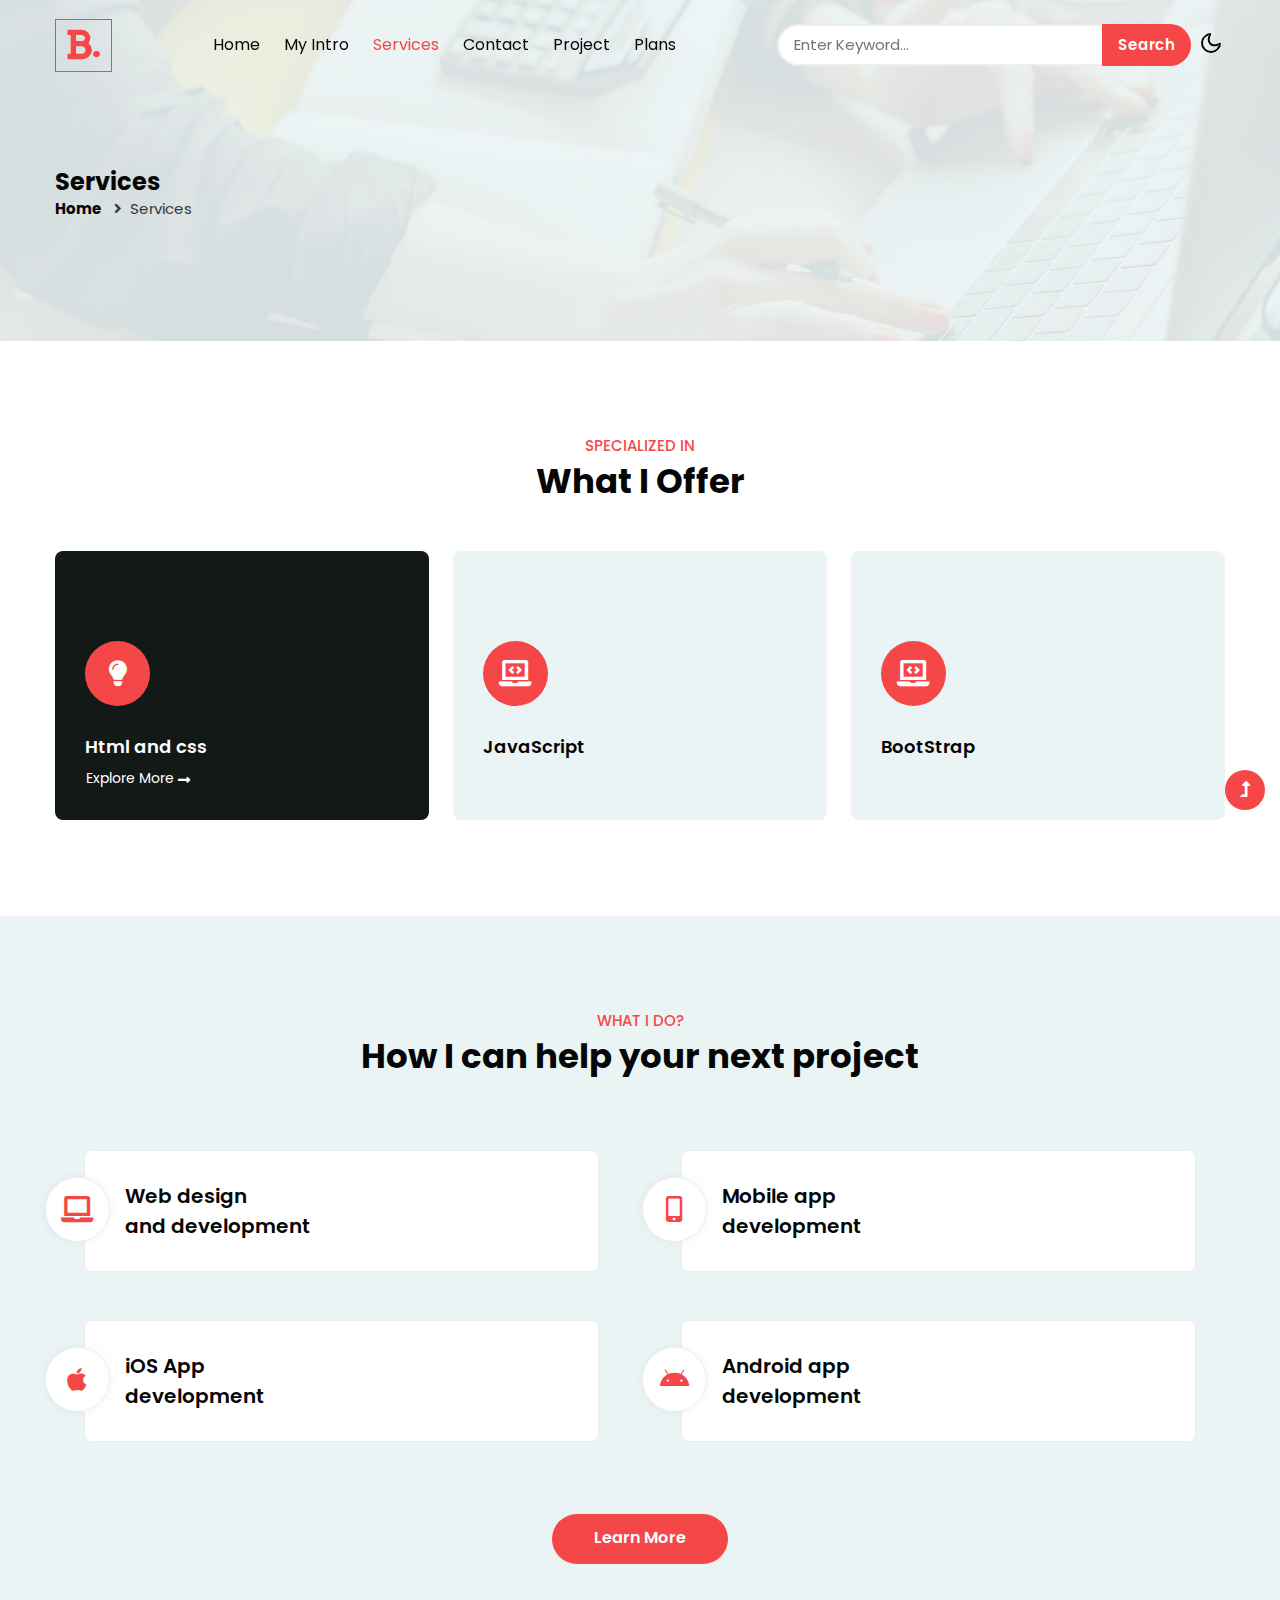
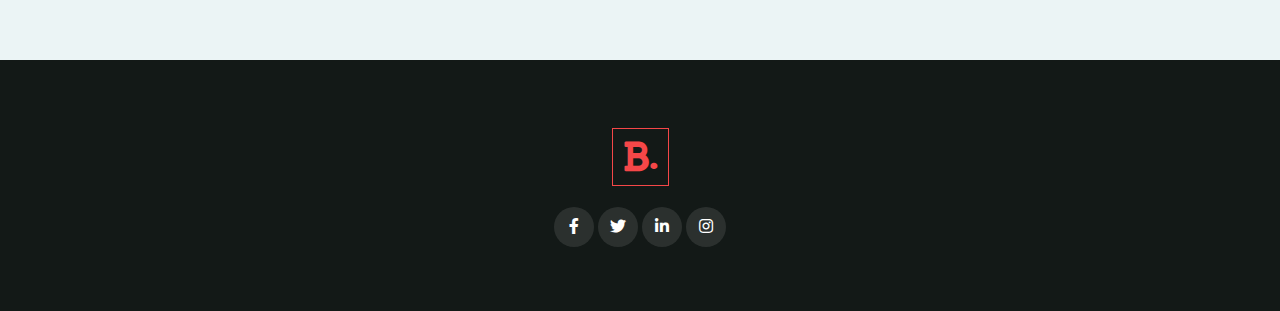
<file: services.html>
<!--
Author: W3layouts
Author URL: http://w3layouts.com
-->
<!doctype html>
<html lang="en">

<head>
    <!-- Required meta tags -->
    <meta charset="utf-8">
    <meta name="viewport" content="width=device-width, initial-scale=1">
    <link rel="icon" href="https://upload.wikimedia.org/wikipedia/commons/thumb/6/60/Zarya-MU_%286%29.jpg/220px-Zarya-MU_%286%29.jpg" type="image/icon type">
    <title>Shajeeh</title>
    <!-- google font -->
    <link href="//fonts.googleapis.com/css2?family=Poppins:wght@100;200;300;400;500;600;700;800;900&display=swap"
        rel="stylesheet">
    <!-- Template CSS Style link -->
    <link rel="stylesheet" href="assets/css/style-starter.css">
</head>

<body>
    <!-- header -->
    <header id="site-header" class="fixed-top">
        <div class="container">
            <nav class="navbar navbar-expand-lg navbar-light">
                <a class="navbar-brand" href="index.html">
                    <i class="fas fa-bold"></i>.
                </a>
                <button class="navbar-toggler collapsed" type="button" data-bs-toggle="collapse"
                    data-bs-target="#navbarScroll" aria-controls="navbarScroll" aria-expanded="false"
                    aria-label="Toggle navigation">
                    <span class="navbar-toggler-icon fa icon-expand fa-bars"></span>
                    <span class="navbar-toggler-icon fa icon-close fa-times"></span>
                </button>
                <div class="collapse navbar-collapse" id="navbarScroll">
                    <ul class="navbar-nav mx-auto my-2 my-lg-0 navbar-nav-scroll">
                        <li class="nav-item">
                            <a class="nav-link" aria-current="page" href="index.html">Home</a>
                        </li>
                        <li class="nav-item">
                            <a class="nav-link" href="about.html">My Intro</a>
                        </li>
                        <li class="nav-item">
                            <a class="nav-link active" href="services.html">Services</a>
                        </li>
                        <li class="nav-item">
                            <a class="nav-link" href="contact.html">Contact</a>
                        </li>
                        <li class="nav-item">
                            <a class="nav-link" href="project.html">Project</a>
                        </li>
                        <li class="nav-item">
                            <a class="nav-link" href="plans.html">Plans</a>
                        </li>
                    </ul>
                    <form action="#search" method="GET" class="d-flex search-header">
                        <input class="form-control" type="search" placeholder="Enter Keyword..." aria-label="Search"
                            required>
                        <button class="btn btn-style" type="submit">Search</button>
                    </form>
                </div>
                <!-- toggle switch for light and dark theme -->
                <div class="cont-ser-position">
                    <nav class="navigation">
                        <div class="theme-switch-wrapper">
                            <label class="theme-switch" for="checkbox">
                                <input type="checkbox" id="checkbox">
                                <div class="mode-container">
                                    <i class="gg-sun"></i>
                                    <i class="gg-moon"></i>
                                </div>
                            </label>
                        </div>
                    </nav>
                </div>
                <!-- //toggle switch for light and dark theme -->
            </nav>
        </div>
    </header>
    <!-- //header -->

    <!-- inner banner -->
    <section class="inner-banner py-5">
        <div class="w3l-breadcrumb py-lg-5">
            <div class="container pt-4 pb-sm-4">
                <h4 class="inner-text-title font-weight-bold pt-sm-5 pt-4">Services</h4>
                <ul class="breadcrumbs-custom-path">
                    <li><a href="index.html">Home</a></li>
                    <li class="active"><i class="fas fa-angle-right mx-2"></i>Services</li>
                </ul>
            </div>
        </div>
    </section>
    <!-- //inner banner -->

    <!-- grids section -->
    <section class="w3l-bottom-grids-6 py-5" id="features">
        <div class="container py-md-5 py-4">
            <div class="title-heading-w3 text-center mb-sm-5 mb-4">
                <h5 class="title-small mb-1">specialized In</h5>
                <h3 class="title-style">What I Offer</h3>
            </div>
            <div class="row">
                <div class="col-lg-4 col-md-6 grids-feature">
                    <div class="area-box active">
                        <div class="icon-style">
                            <i class="fas fa-lightbulb"></i>
                        </div>
                        <h4><a href="#feature" class="title-head">Html and css</a></h4>
                        <a href="about.html" class="btn more p-0">Explore More<i
                                class="fas fa-long-arrow-alt-right ms-1"></i></a>
                    </div>
                </div>
                <div class="col-lg-4 col-md-6 grids-feature mt-md-0 mt-4">
                    <div class="area-box">
                        <div class="icon-style">
                            <i class="fas fa-laptop-code"></i>
                        </div>
                        <h4><a href="#feature" class="title-head">JavaScript</a></h4>
                        <a href="about.html" class="btn more p-0">Explore More<i
                                class="fas fa-long-arrow-alt-right ms-1"></i></a>
                    </div>
                </div>
                <div class="col-lg-4 col-md-6 grids-feature mt-md-0 mt-4">
                    <div class="area-box">
                        <div class="icon-style">
                            <i class="fas fa-laptop-code"></i>
                        </div>
                        <h4><a href="#feature" class="title-head">BootStrap</a></h4>
                        <a href="about.html" class="btn more p-0">Explore More<i
                                class="fas fa-long-arrow-alt-right ms-1"></i></a>
                    </div>
                </div>
               
            </div>
        </div>
    </section>
    <!-- //grids section -->

    <!-- service section -->
    <section class="w3l-servicesblock1 py-5" id="services">
        <div class="container py-md-5 py-4">
            <div class="title-heading-w3 text-center mb-sm-5 mb-4">
                <h5 class="title-small mb-1">What i do?</h5>
                <h3 class="title-style">How I can help your next project</h3>
            </div>
            <div class="w3-services-grids py-lg-4">
                <div class="fea-gd-vv row">
                    <div class="col-lg-6 col-md-6 mt-lg-0 mt-md-5 mt-4">
                        <div class="feature-gd icon-yellow">
                            <div class="icon">
                                <i class="fas fa-laptop"></i>
                            </div>
                            <div class="icon-info">
                                <a href="#url">Web design<br> and development </a>
                            </div>
                        </div>
                    </div>
                    <div class="col-lg-6 col-md-6 mt-lg-0 mt-md-5 mt-4">
                        <div class="feature-gd icon-vilot">
                            <div class="icon">
                                <i class="fas fa-mobile-alt"></i>
                            </div>
                            <div class="icon-info">
                                <a href="#url">Mobile app<br> development</a>
                            </div>
                        </div>
                    </div>
                   
                
                    <div class="col-lg-6 col-md-6 mt-md-5 mt-4">
                        <div class="feature-gd icon-light-green">
                            <div class="icon">
                                <i class="fab fa-apple"></i>
                            </div>
                            <div class="icon-info">
                                <a href="#url">iOS App<br> development </a>
                            </div>
                        </div>
                    </div>
                    
                    <div class="col-lg-6 col-md-6 mt-md-5 mt-4">
                        <div class="feature-gd icon-blue">
                            <div class="icon">
                                <i class="fab fa-android"></i>
                            </div>
                            <div class="icon-info">
                                <a href="#url">Android app<br> development</a>
                            </div>
                        </div>
                    </div>
                </div>
            </div>
            <div class="text-center mt-5">
                <a href="services.html" class="btn btn-style">Learn More</a>
            </div>
        </div>
    </section>
    <!-- //service section -->


    <!-- footer -->
    <footer class="footer-w3ls text-center py-5">
        <div class="container pt-4">
            <div class="mx-auto" style="max-width:600px;">
                <a href="index.html" class="footer-logo py-1">
                    <i class="fas fa-bold"></i>.
                </a>
             
                <div class="social-icons-main mt-4 pb-3">
                    <ul class="social-icons3">
                        <li>
                            <a href="">
                                <i class="fab fa-facebook-f"></i>
                            </a>
                        </li>
                        <li>
                            <a href="https://twitter.com/ZlatanSha/status/1655268163334942721?s=20">
                                <i class="fab fa-twitter"></i>
                            </a>
                        </li>
                        <li>
                            <a href="www.linkedin.com/in/mohammed-shajeeh-p-p-a09b84273">
                                <i class="fab fa-linkedin-in"></i>
                            </a>
                        </li>
                      
                        <li>
                            <a href="#instagram">
                                <i class="fab fa-instagram"></i>
                            </a>
                        </li>
                    </ul>
                </div>
            </div>
        </div>
    </footer>
    <!-- //footer -->

    <!-- Js scripts -->
    <!-- move top -->
    <button onclick="topFunction()" id="movetop" title="Go to top">
        <span class="fas fa-level-up-alt" aria-hidden="true"></span>
    </button>
    <script>
        // When the user scrolls down 20px from the top of the document, show the button
        window.onscroll = function () {
            scrollFunction()
        };

        function scrollFunction() {
            if (document.body.scrollTop > 20 || document.documentElement.scrollTop > 20) {
                document.getElementById("movetop").style.display = "block";
            } else {
                document.getElementById("movetop").style.display = "none";
            }
        }

        // When the user clicks on the button, scroll to the top of the document
        function topFunction() {
            document.body.scrollTop = 0;
            document.documentElement.scrollTop = 0;
        }
    </script>
    <!-- //move top -->

    <!-- common jquery plugin -->
    <script src="assets/js/jquery-3.3.1.min.js"></script>
    <!-- //common jquery plugin -->

    <!-- theme switch js (light and dark)-->
    <script src="assets/js/theme-change.js"></script>
    <!-- //theme switch js (light and dark)-->

    <!-- MENU-JS -->
    <script>
        $(window).on("scroll", function () {
            var scroll = $(window).scrollTop();

            if (scroll >= 80) {
                $("#site-header").addClass("nav-fixed");
            } else {
                $("#site-header").removeClass("nav-fixed");
            }
        });

        //Main navigation Active Class Add Remove
        $(".navbar-toggler").on("click", function () {
            $("header").toggleClass("active");
        });
        $(document).on("ready", function () {
            if ($(window).width() > 991) {
                $("header").removeClass("active");
            }
            $(window).on("resize", function () {
                if ($(window).width() > 991) {
                    $("header").removeClass("active");
                }
            });
        });
    </script>
    <!-- //MENU-JS -->

    <!-- disable body scroll which navbar is in active -->
    <script>
        $(function () {
            $('.navbar-toggler').click(function () {
                $('body').toggleClass('noscroll');
            })
        });
    </script>
    <!-- //disable body scroll which navbar is in active -->

    <!-- bootstrap -->
    <script src="assets/js/bootstrap.min.js"></script>
    <!-- //bootstrap -->
    <!-- //Js scripts -->
</body>

</html>
</file>
<file: assets/css/style-starter.css>
@charset "UTF-8";

/*--
Author: W3layouts
Author URL: http://w3layouts.com
--*/
/*!
 * Bootstrap v5.0.1 (https://getbootstrap.com/)
 * Copyright 2011-2021 The Bootstrap Authors
 * Copyright 2011-2021 Twitter, Inc.
 * Licensed under MIT (https://github.com/twbs/bootstrap/blob/main/LICENSE)
 */
:root {
  --bs-blue: #0d6efd;
  --bs-indigo: #6610f2;
  --bs-purple: #6f42c1;
  --bs-pink: #d63384;
  --bs-red: #dc3545;
  --bs-orange: #fd7e14;
  --bs-yellow: #ffc107;
  --bs-green: #198754;
  --bs-teal: #20c997;
  --bs-cyan: #0dcaf0;
  --bs-white: #fff;
  --bs-gray: #6c757d;
  --bs-gray-dark: #343a40;
  --bs-primary: #0d6efd;
  --bs-secondary: #6c757d;
  --bs-success: #198754;
  --bs-info: #0dcaf0;
  --bs-warning: #ffc107;
  --bs-danger: #dc3545;
  --bs-light: #f8f9fa;
  --bs-dark: #212529;
  --bs-font-sans-serif: system-ui, -apple-system, "Segoe UI", Roboto, "Helvetica Neue", Arial, "Noto Sans", "Liberation Sans", sans-serif, "Apple Color Emoji", "Segoe UI Emoji", "Segoe UI Symbol", "Noto Color Emoji";
  --bs-font-monospace: SFMono-Regular, Menlo, Monaco, Consolas, "Liberation Mono", "Courier New", monospace;
  --bs-gradient: linear-gradient(180deg, rgba(255, 255, 255, 0.15), rgba(255, 255, 255, 0));
}

*,
*::before,
*::after {
  box-sizing: border-box;
}

@media (prefers-reduced-motion: no-preference) {
  :root {
    scroll-behavior: smooth;
  }
}

body {
  margin: 0;
  font-family: var(--bs-font-sans-serif);
  font-size: 1rem;
  font-weight: 400;
  line-height: 1.5;
  color: #212529;
  background-color: #fff;
  -webkit-text-size-adjust: 100%;
  -webkit-tap-highlight-color: rgba(0, 0, 0, 0);
}

hr {
  margin: 1rem 0;
  color: inherit;
  background-color: currentColor;
  border: 0;
  opacity: 0.25;
}

hr:not([size]) {
  height: 1px;
}

h6,
.h6,
h5,
.h5,
h4,
.h4,
h3,
.h3,
h2,
.h2,
h1,
.h1 {
  margin-top: 0;
  margin-bottom: 0.5rem;
  font-weight: 500;
  line-height: 1.2;
}

h1,
.h1 {
  font-size: calc(1.375rem + 1.5vw);
}

@media (min-width: 1200px) {

  h1,
  .h1 {
    font-size: 2.5rem;
  }
}

h2,
.h2 {
  font-size: calc(1.325rem + 0.9vw);
}

@media (min-width: 1200px) {

  h2,
  .h2 {
    font-size: 2rem;
  }
}

h3,
.h3 {
  font-size: calc(1.3rem + 0.6vw);
}

@media (min-width: 1200px) {

  h3,
  .h3 {
    font-size: 1.75rem;
  }
}

h4,
.h4 {
  font-size: calc(1.275rem + 0.3vw);
}

@media (min-width: 1200px) {

  h4,
  .h4 {
    font-size: 1.5rem;
  }
}

h5,
.h5 {
  font-size: 1.25rem;
}

h6,
.h6 {
  font-size: 1rem;
}

p {
  margin-top: 0;
  margin-bottom: 1rem;
}

abbr[title],
abbr[data-bs-original-title] {
  -webkit-text-decoration: underline dotted;
  text-decoration: underline dotted;
  cursor: help;
  -webkit-text-decoration-skip-ink: none;
  text-decoration-skip-ink: none;
}

address {
  margin-bottom: 1rem;
  font-style: normal;
  line-height: inherit;
}

ol,
ul {
  padding-left: 2rem;
}

ol,
ul,
dl {
  margin-top: 0;
  margin-bottom: 1rem;
}

ol ol,
ul ul,
ol ul,
ul ol {
  margin-bottom: 0;
}

dt {
  font-weight: 700;
}

dd {
  margin-bottom: 0.5rem;
  margin-left: 0;
}

blockquote {
  margin: 0 0 1rem;
}

b,
strong {
  font-weight: bolder;
}

small,
.small {
  font-size: 0.875em;
}

mark,
.mark {
  padding: 0.2em;
  background-color: #fcf8e3;
}

sub,
sup {
  position: relative;
  font-size: 0.75em;
  line-height: 0;
  vertical-align: baseline;
}

sub {
  bottom: -0.25em;
}

sup {
  top: -0.5em;
}

a {
  color: #0d6efd;
  text-decoration: underline;
}

a:hover {
  color: #0a58ca;
}

a:not([href]):not([class]),
a:not([href]):not([class]):hover {
  color: inherit;
  text-decoration: none;
}

pre,
code,
kbd,
samp {
  font-family: var(--bs-font-monospace);
  font-size: 1em;
  direction: ltr
    /* rtl:ignore */
  ;
  unicode-bidi: bidi-override;
}

pre {
  display: block;
  margin-top: 0;
  margin-bottom: 1rem;
  overflow: auto;
  font-size: 0.875em;
}

pre code {
  font-size: inherit;
  color: inherit;
  word-break: normal;
}

code {
  font-size: 0.875em;
  color: #d63384;
  word-wrap: break-word;
}

a>code {
  color: inherit;
}

kbd {
  padding: 0.2rem 0.4rem;
  font-size: 0.875em;
  color: #fff;
  background-color: #212529;
  border-radius: 0.2rem;
}

kbd kbd {
  padding: 0;
  font-size: 1em;
  font-weight: 700;
}

figure {
  margin: 0 0 1rem;
}

img,
svg {
  vertical-align: middle;
}

table {
  caption-side: bottom;
  border-collapse: collapse;
}

caption {
  padding-top: 0.5rem;
  padding-bottom: 0.5rem;
  color: #6c757d;
  text-align: left;
}

th {
  text-align: inherit;
  text-align: -webkit-match-parent;
}

thead,
tbody,
tfoot,
tr,
td,
th {
  border-color: inherit;
  border-style: solid;
  border-width: 0;
}

label {
  display: inline-block;
}

button {
  border-radius: 0;
}

button:focus:not(:focus-visible) {
  outline: 0;
}

input,
button,
select,
optgroup,
textarea {
  margin: 0;
  font-family: inherit;
  font-size: inherit;
  line-height: inherit;
}

button,
select {
  text-transform: none;
}

[role=button] {
  cursor: pointer;
}

select {
  word-wrap: normal;
}

select:disabled {
  opacity: 1;
}

[list]::-webkit-calendar-picker-indicator {
  display: none;
}

button,
[type=button],
[type=reset],
[type=submit] {
  -webkit-appearance: button;
}

button:not(:disabled),
[type=button]:not(:disabled),
[type=reset]:not(:disabled),
[type=submit]:not(:disabled) {
  cursor: pointer;
}

::-moz-focus-inner {
  padding: 0;
  border-style: none;
}

textarea {
  resize: vertical;
}

fieldset {
  min-width: 0;
  padding: 0;
  margin: 0;
  border: 0;
}

legend {
  float: left;
  width: 100%;
  padding: 0;
  margin-bottom: 0.5rem;
  font-size: calc(1.275rem + 0.3vw);
  line-height: inherit;
}

@media (min-width: 1200px) {
  legend {
    font-size: 1.5rem;
  }
}

legend+* {
  clear: left;
}

::-webkit-datetime-edit-fields-wrapper,
::-webkit-datetime-edit-text,
::-webkit-datetime-edit-minute,
::-webkit-datetime-edit-hour-field,
::-webkit-datetime-edit-day-field,
::-webkit-datetime-edit-month-field,
::-webkit-datetime-edit-year-field {
  padding: 0;
}

::-webkit-inner-spin-button {
  height: auto;
}

[type=search] {
  outline-offset: -2px;
  -webkit-appearance: textfield;
}

/* rtl:raw:
[type="tel"],
[type="url"],
[type="email"],
[type="number"] {
  direction: ltr;
}
*/
::-webkit-search-decoration {
  -webkit-appearance: none;
}

::-webkit-color-swatch-wrapper {
  padding: 0;
}

::file-selector-button {
  font: inherit;
}

::-webkit-file-upload-button {
  font: inherit;
  -webkit-appearance: button;
}

output {
  display: inline-block;
}

iframe {
  border: 0;
}

summary {
  display: list-item;
  cursor: pointer;
}

progress {
  vertical-align: baseline;
}

[hidden] {
  display: none !important;
}

.lead {
  font-size: 1.25rem;
  font-weight: 300;
}

.display-1 {
  font-size: calc(1.625rem + 4.5vw);
  font-weight: 300;
  line-height: 1.2;
}

@media (min-width: 1200px) {
  .display-1 {
    font-size: 5rem;
  }
}

.display-2 {
  font-size: calc(1.575rem + 3.9vw);
  font-weight: 300;
  line-height: 1.2;
}

@media (min-width: 1200px) {
  .display-2 {
    font-size: 4.5rem;
  }
}

.display-3 {
  font-size: calc(1.525rem + 3.3vw);
  font-weight: 300;
  line-height: 1.2;
}

@media (min-width: 1200px) {
  .display-3 {
    font-size: 4rem;
  }
}

.display-4 {
  font-size: calc(1.475rem + 2.7vw);
  font-weight: 300;
  line-height: 1.2;
}

@media (min-width: 1200px) {
  .display-4 {
    font-size: 3.5rem;
  }
}

.display-5 {
  font-size: calc(1.425rem + 2.1vw);
  font-weight: 300;
  line-height: 1.2;
}

@media (min-width: 1200px) {
  .display-5 {
    font-size: 3rem;
  }
}

.display-6 {
  font-size: calc(1.375rem + 1.5vw);
  font-weight: 300;
  line-height: 1.2;
}

@media (min-width: 1200px) {
  .display-6 {
    font-size: 2.5rem;
  }
}

.list-unstyled {
  padding-left: 0;
  list-style: none;
}

.list-inline {
  padding-left: 0;
  list-style: none;
}

.list-inline-item {
  display: inline-block;
}

.list-inline-item:not(:last-child) {
  margin-right: 0.5rem;
}

.initialism {
  font-size: 0.875em;
  text-transform: uppercase;
}

.blockquote {
  margin-bottom: 1rem;
  font-size: 1.25rem;
}

.blockquote> :last-child {
  margin-bottom: 0;
}

.blockquote-footer {
  margin-top: -1rem;
  margin-bottom: 1rem;
  font-size: 0.875em;
  color: #6c757d;
}

.blockquote-footer::before {
  content: "— ";
}

.img-fluid {
  max-width: 100%;
  height: auto;
}

.img-thumbnail {
  padding: 0.25rem;
  background-color: #fff;
  border: 1px solid #dee2e6;
  border-radius: 0.25rem;
  max-width: 100%;
  height: auto;
}

.figure {
  display: inline-block;
}

.figure-img {
  margin-bottom: 0.5rem;
  line-height: 1;
}

.figure-caption {
  font-size: 0.875em;
  color: #6c757d;
}

.container,
.container-fluid,
.container-xxl,
.container-xl,
.container-lg,
.container-md,
.container-sm {
  width: 100%;
  padding-right: var(--bs-gutter-x, 0.75rem);
  padding-left: var(--bs-gutter-x, 0.75rem);
  margin-right: auto;
  margin-left: auto;
}

@media (min-width: 576px) {

  .container-sm,
  .container {
    max-width: 540px;
  }
}

@media (min-width: 768px) {

  .container-md,
  .container-sm,
  .container {
    max-width: 720px;
  }
}

@media (min-width: 992px) {

  .container-lg,
  .container-md,
  .container-sm,
  .container {
    max-width: 960px;
  }
}

@media (min-width: 1200px) {

  .container-xl,
  .container-lg,
  .container-md,
  .container-sm,
  .container {
    max-width: 1140px;
  }
}

@media (min-width: 1400px) {

  .container-xxl,
  .container-xl,
  .container-lg,
  .container-md,
  .container-sm,
  .container {
    max-width: 1320px;
  }
}

.row {
  --bs-gutter-x: 1.5rem;
  --bs-gutter-y: 0;
  display: flex;
  flex-wrap: wrap;
  margin-top: calc(var(--bs-gutter-y) * -1);
  margin-right: calc(var(--bs-gutter-x) / -2);
  margin-left: calc(var(--bs-gutter-x) / -2);
}

.row>* {
  flex-shrink: 0;
  width: 100%;
  max-width: 100%;
  padding-right: calc(var(--bs-gutter-x) / 2);
  padding-left: calc(var(--bs-gutter-x) / 2);
  margin-top: var(--bs-gutter-y);
}

.col {
  flex: 1 0 0%;
}

.row-cols-auto>* {
  flex: 0 0 auto;
  width: auto;
}

.row-cols-1>* {
  flex: 0 0 auto;
  width: 100%;
}

.row-cols-2>* {
  flex: 0 0 auto;
  width: 50%;
}

.row-cols-3>* {
  flex: 0 0 auto;
  width: 33.3333333333%;
}

.row-cols-4>* {
  flex: 0 0 auto;
  width: 25%;
}

.row-cols-5>* {
  flex: 0 0 auto;
  width: 20%;
}

.row-cols-6>* {
  flex: 0 0 auto;
  width: 16.6666666667%;
}

.col-auto {
  flex: 0 0 auto;
  width: auto;
}

.col-1 {
  flex: 0 0 auto;
  width: 8.3333333333%;
}

.col-2 {
  flex: 0 0 auto;
  width: 16.6666666667%;
}

.col-3 {
  flex: 0 0 auto;
  width: 25%;
}

.col-4 {
  flex: 0 0 auto;
  width: 33.3333333333%;
}

.col-5 {
  flex: 0 0 auto;
  width: 41.6666666667%;
}

.col-6 {
  flex: 0 0 auto;
  width: 50%;
}

.col-7 {
  flex: 0 0 auto;
  width: 58.3333333333%;
}

.col-8 {
  flex: 0 0 auto;
  width: 66.6666666667%;
}

.col-9 {
  flex: 0 0 auto;
  width: 75%;
}

.col-10 {
  flex: 0 0 auto;
  width: 83.3333333333%;
}

.col-11 {
  flex: 0 0 auto;
  width: 91.6666666667%;
}

.col-12 {
  flex: 0 0 auto;
  width: 100%;
}

.offset-1 {
  margin-left: 8.3333333333%;
}

.offset-2 {
  margin-left: 16.6666666667%;
}

.offset-3 {
  margin-left: 25%;
}

.offset-4 {
  margin-left: 33.3333333333%;
}

.offset-5 {
  margin-left: 41.6666666667%;
}

.offset-6 {
  margin-left: 50%;
}

.offset-7 {
  margin-left: 58.3333333333%;
}

.offset-8 {
  margin-left: 66.6666666667%;
}

.offset-9 {
  margin-left: 75%;
}

.offset-10 {
  margin-left: 83.3333333333%;
}

.offset-11 {
  margin-left: 91.6666666667%;
}

.g-0,
.gx-0 {
  --bs-gutter-x: 0;
}

.g-0,
.gy-0 {
  --bs-gutter-y: 0;
}

.g-1,
.gx-1 {
  --bs-gutter-x: 0.25rem;
}

.g-1,
.gy-1 {
  --bs-gutter-y: 0.25rem;
}

.g-2,
.gx-2 {
  --bs-gutter-x: 0.5rem;
}

.g-2,
.gy-2 {
  --bs-gutter-y: 0.5rem;
}

.g-3,
.gx-3 {
  --bs-gutter-x: 1rem;
}

.g-3,
.gy-3 {
  --bs-gutter-y: 1rem;
}

.g-4,
.gx-4 {
  --bs-gutter-x: 1.5rem;
}

.g-4,
.gy-4 {
  --bs-gutter-y: 1.5rem;
}

.g-5,
.gx-5 {
  --bs-gutter-x: 3rem;
}

.g-5,
.gy-5 {
  --bs-gutter-y: 3rem;
}

@media (min-width: 576px) {
  .col-sm {
    flex: 1 0 0%;
  }

  .row-cols-sm-auto>* {
    flex: 0 0 auto;
    width: auto;
  }

  .row-cols-sm-1>* {
    flex: 0 0 auto;
    width: 100%;
  }

  .row-cols-sm-2>* {
    flex: 0 0 auto;
    width: 50%;
  }

  .row-cols-sm-3>* {
    flex: 0 0 auto;
    width: 33.3333333333%;
  }

  .row-cols-sm-4>* {
    flex: 0 0 auto;
    width: 25%;
  }

  .row-cols-sm-5>* {
    flex: 0 0 auto;
    width: 20%;
  }

  .row-cols-sm-6>* {
    flex: 0 0 auto;
    width: 16.6666666667%;
  }

  .col-sm-auto {
    flex: 0 0 auto;
    width: auto;
  }

  .col-sm-1 {
    flex: 0 0 auto;
    width: 8.3333333333%;
  }

  .col-sm-2 {
    flex: 0 0 auto;
    width: 16.6666666667%;
  }

  .col-sm-3 {
    flex: 0 0 auto;
    width: 25%;
  }

  .col-sm-4 {
    flex: 0 0 auto;
    width: 33.3333333333%;
  }

  .col-sm-5 {
    flex: 0 0 auto;
    width: 41.6666666667%;
  }

  .col-sm-6 {
    flex: 0 0 auto;
    width: 50%;
  }

  .col-sm-7 {
    flex: 0 0 auto;
    width: 58.3333333333%;
  }

  .col-sm-8 {
    flex: 0 0 auto;
    width: 66.6666666667%;
  }

  .col-sm-9 {
    flex: 0 0 auto;
    width: 75%;
  }

  .col-sm-10 {
    flex: 0 0 auto;
    width: 83.3333333333%;
  }

  .col-sm-11 {
    flex: 0 0 auto;
    width: 91.6666666667%;
  }

  .col-sm-12 {
    flex: 0 0 auto;
    width: 100%;
  }

  .offset-sm-0 {
    margin-left: 0;
  }

  .offset-sm-1 {
    margin-left: 8.3333333333%;
  }

  .offset-sm-2 {
    margin-left: 16.6666666667%;
  }

  .offset-sm-3 {
    margin-left: 25%;
  }

  .offset-sm-4 {
    margin-left: 33.3333333333%;
  }

  .offset-sm-5 {
    margin-left: 41.6666666667%;
  }

  .offset-sm-6 {
    margin-left: 50%;
  }

  .offset-sm-7 {
    margin-left: 58.3333333333%;
  }

  .offset-sm-8 {
    margin-left: 66.6666666667%;
  }

  .offset-sm-9 {
    margin-left: 75%;
  }

  .offset-sm-10 {
    margin-left: 83.3333333333%;
  }

  .offset-sm-11 {
    margin-left: 91.6666666667%;
  }

  .g-sm-0,
  .gx-sm-0 {
    --bs-gutter-x: 0;
  }

  .g-sm-0,
  .gy-sm-0 {
    --bs-gutter-y: 0;
  }

  .g-sm-1,
  .gx-sm-1 {
    --bs-gutter-x: 0.25rem;
  }

  .g-sm-1,
  .gy-sm-1 {
    --bs-gutter-y: 0.25rem;
  }

  .g-sm-2,
  .gx-sm-2 {
    --bs-gutter-x: 0.5rem;
  }

  .g-sm-2,
  .gy-sm-2 {
    --bs-gutter-y: 0.5rem;
  }

  .g-sm-3,
  .gx-sm-3 {
    --bs-gutter-x: 1rem;
  }

  .g-sm-3,
  .gy-sm-3 {
    --bs-gutter-y: 1rem;
  }

  .g-sm-4,
  .gx-sm-4 {
    --bs-gutter-x: 1.5rem;
  }

  .g-sm-4,
  .gy-sm-4 {
    --bs-gutter-y: 1.5rem;
  }

  .g-sm-5,
  .gx-sm-5 {
    --bs-gutter-x: 3rem;
  }

  .g-sm-5,
  .gy-sm-5 {
    --bs-gutter-y: 3rem;
  }
}

@media (min-width: 768px) {
  .col-md {
    flex: 1 0 0%;
  }

  .row-cols-md-auto>* {
    flex: 0 0 auto;
    width: auto;
  }

  .row-cols-md-1>* {
    flex: 0 0 auto;
    width: 100%;
  }

  .row-cols-md-2>* {
    flex: 0 0 auto;
    width: 50%;
  }

  .row-cols-md-3>* {
    flex: 0 0 auto;
    width: 33.3333333333%;
  }

  .row-cols-md-4>* {
    flex: 0 0 auto;
    width: 25%;
  }

  .row-cols-md-5>* {
    flex: 0 0 auto;
    width: 20%;
  }

  .row-cols-md-6>* {
    flex: 0 0 auto;
    width: 16.6666666667%;
  }

  .col-md-auto {
    flex: 0 0 auto;
    width: auto;
  }

  .col-md-1 {
    flex: 0 0 auto;
    width: 8.3333333333%;
  }

  .col-md-2 {
    flex: 0 0 auto;
    width: 16.6666666667%;
  }

  .col-md-3 {
    flex: 0 0 auto;
    width: 25%;
  }

  .col-md-4 {
    flex: 0 0 auto;
    width: 33.3333333333%;
  }

  .col-md-5 {
    flex: 0 0 auto;
    width: 41.6666666667%;
  }

  .col-md-6 {
    flex: 0 0 auto;
    width: 50%;
  }

  .col-md-7 {
    flex: 0 0 auto;
    width: 58.3333333333%;
  }

  .col-md-8 {
    flex: 0 0 auto;
    width: 66.6666666667%;
  }

  .col-md-9 {
    flex: 0 0 auto;
    width: 75%;
  }

  .col-md-10 {
    flex: 0 0 auto;
    width: 83.3333333333%;
  }

  .col-md-11 {
    flex: 0 0 auto;
    width: 91.6666666667%;
  }

  .col-md-12 {
    flex: 0 0 auto;
    width: 100%;
  }

  .offset-md-0 {
    margin-left: 0;
  }

  .offset-md-1 {
    margin-left: 8.3333333333%;
  }

  .offset-md-2 {
    margin-left: 16.6666666667%;
  }

  .offset-md-3 {
    margin-left: 25%;
  }

  .offset-md-4 {
    margin-left: 33.3333333333%;
  }

  .offset-md-5 {
    margin-left: 41.6666666667%;
  }

  .offset-md-6 {
    margin-left: 50%;
  }

  .offset-md-7 {
    margin-left: 58.3333333333%;
  }

  .offset-md-8 {
    margin-left: 66.6666666667%;
  }

  .offset-md-9 {
    margin-left: 75%;
  }

  .offset-md-10 {
    margin-left: 83.3333333333%;
  }

  .offset-md-11 {
    margin-left: 91.6666666667%;
  }

  .g-md-0,
  .gx-md-0 {
    --bs-gutter-x: 0;
  }

  .g-md-0,
  .gy-md-0 {
    --bs-gutter-y: 0;
  }

  .g-md-1,
  .gx-md-1 {
    --bs-gutter-x: 0.25rem;
  }

  .g-md-1,
  .gy-md-1 {
    --bs-gutter-y: 0.25rem;
  }

  .g-md-2,
  .gx-md-2 {
    --bs-gutter-x: 0.5rem;
  }

  .g-md-2,
  .gy-md-2 {
    --bs-gutter-y: 0.5rem;
  }

  .g-md-3,
  .gx-md-3 {
    --bs-gutter-x: 1rem;
  }

  .g-md-3,
  .gy-md-3 {
    --bs-gutter-y: 1rem;
  }

  .g-md-4,
  .gx-md-4 {
    --bs-gutter-x: 1.5rem;
  }

  .g-md-4,
  .gy-md-4 {
    --bs-gutter-y: 1.5rem;
  }

  .g-md-5,
  .gx-md-5 {
    --bs-gutter-x: 3rem;
  }

  .g-md-5,
  .gy-md-5 {
    --bs-gutter-y: 3rem;
  }
}

@media (min-width: 992px) {
  .col-lg {
    flex: 1 0 0%;
  }

  .row-cols-lg-auto>* {
    flex: 0 0 auto;
    width: auto;
  }

  .row-cols-lg-1>* {
    flex: 0 0 auto;
    width: 100%;
  }

  .row-cols-lg-2>* {
    flex: 0 0 auto;
    width: 50%;
  }

  .row-cols-lg-3>* {
    flex: 0 0 auto;
    width: 33.3333333333%;
  }

  .row-cols-lg-4>* {
    flex: 0 0 auto;
    width: 25%;
  }

  .row-cols-lg-5>* {
    flex: 0 0 auto;
    width: 20%;
  }

  .row-cols-lg-6>* {
    flex: 0 0 auto;
    width: 16.6666666667%;
  }

  .col-lg-auto {
    flex: 0 0 auto;
    width: auto;
  }

  .col-lg-1 {
    flex: 0 0 auto;
    width: 8.3333333333%;
  }

  .col-lg-2 {
    flex: 0 0 auto;
    width: 16.6666666667%;
  }

  .col-lg-3 {
    flex: 0 0 auto;
    width: 25%;
  }

  .col-lg-4 {
    flex: 0 0 auto;
    width: 33.3333333333%;
  }

  .col-lg-5 {
    flex: 0 0 auto;
    width: 41.6666666667%;
  }

  .col-lg-6 {
    flex: 0 0 auto;
    width: 50%;
  }

  .col-lg-7 {
    flex: 0 0 auto;
    width: 58.3333333333%;
  }

  .col-lg-8 {
    flex: 0 0 auto;
    width: 66.6666666667%;
  }

  .col-lg-9 {
    flex: 0 0 auto;
    width: 75%;
  }

  .col-lg-10 {
    flex: 0 0 auto;
    width: 83.3333333333%;
  }

  .col-lg-11 {
    flex: 0 0 auto;
    width: 91.6666666667%;
  }

  .col-lg-12 {
    flex: 0 0 auto;
    width: 100%;
  }

  .offset-lg-0 {
    margin-left: 0;
  }

  .offset-lg-1 {
    margin-left: 8.3333333333%;
  }

  .offset-lg-2 {
    margin-left: 16.6666666667%;
  }

  .offset-lg-3 {
    margin-left: 25%;
  }

  .offset-lg-4 {
    margin-left: 33.3333333333%;
  }

  .offset-lg-5 {
    margin-left: 41.6666666667%;
  }

  .offset-lg-6 {
    margin-left: 50%;
  }

  .offset-lg-7 {
    margin-left: 58.3333333333%;
  }

  .offset-lg-8 {
    margin-left: 66.6666666667%;
  }

  .offset-lg-9 {
    margin-left: 75%;
  }

  .offset-lg-10 {
    margin-left: 83.3333333333%;
  }

  .offset-lg-11 {
    margin-left: 91.6666666667%;
  }

  .g-lg-0,
  .gx-lg-0 {
    --bs-gutter-x: 0;
  }

  .g-lg-0,
  .gy-lg-0 {
    --bs-gutter-y: 0;
  }

  .g-lg-1,
  .gx-lg-1 {
    --bs-gutter-x: 0.25rem;
  }

  .g-lg-1,
  .gy-lg-1 {
    --bs-gutter-y: 0.25rem;
  }

  .g-lg-2,
  .gx-lg-2 {
    --bs-gutter-x: 0.5rem;
  }

  .g-lg-2,
  .gy-lg-2 {
    --bs-gutter-y: 0.5rem;
  }

  .g-lg-3,
  .gx-lg-3 {
    --bs-gutter-x: 1rem;
  }

  .g-lg-3,
  .gy-lg-3 {
    --bs-gutter-y: 1rem;
  }

  .g-lg-4,
  .gx-lg-4 {
    --bs-gutter-x: 1.5rem;
  }

  .g-lg-4,
  .gy-lg-4 {
    --bs-gutter-y: 1.5rem;
  }

  .g-lg-5,
  .gx-lg-5 {
    --bs-gutter-x: 3rem;
  }

  .g-lg-5,
  .gy-lg-5 {
    --bs-gutter-y: 3rem;
  }
}

@media (min-width: 1200px) {
  .col-xl {
    flex: 1 0 0%;
  }

  .row-cols-xl-auto>* {
    flex: 0 0 auto;
    width: auto;
  }

  .row-cols-xl-1>* {
    flex: 0 0 auto;
    width: 100%;
  }

  .row-cols-xl-2>* {
    flex: 0 0 auto;
    width: 50%;
  }

  .row-cols-xl-3>* {
    flex: 0 0 auto;
    width: 33.3333333333%;
  }

  .row-cols-xl-4>* {
    flex: 0 0 auto;
    width: 25%;
  }

  .row-cols-xl-5>* {
    flex: 0 0 auto;
    width: 20%;
  }

  .row-cols-xl-6>* {
    flex: 0 0 auto;
    width: 16.6666666667%;
  }

  .col-xl-auto {
    flex: 0 0 auto;
    width: auto;
  }

  .col-xl-1 {
    flex: 0 0 auto;
    width: 8.3333333333%;
  }

  .col-xl-2 {
    flex: 0 0 auto;
    width: 16.6666666667%;
  }

  .col-xl-3 {
    flex: 0 0 auto;
    width: 25%;
  }

  .col-xl-4 {
    flex: 0 0 auto;
    width: 33.3333333333%;
  }

  .col-xl-5 {
    flex: 0 0 auto;
    width: 41.6666666667%;
  }

  .col-xl-6 {
    flex: 0 0 auto;
    width: 50%;
  }

  .col-xl-7 {
    flex: 0 0 auto;
    width: 58.3333333333%;
  }

  .col-xl-8 {
    flex: 0 0 auto;
    width: 66.6666666667%;
  }

  .col-xl-9 {
    flex: 0 0 auto;
    width: 75%;
  }

  .col-xl-10 {
    flex: 0 0 auto;
    width: 83.3333333333%;
  }

  .col-xl-11 {
    flex: 0 0 auto;
    width: 91.6666666667%;
  }

  .col-xl-12 {
    flex: 0 0 auto;
    width: 100%;
  }

  .offset-xl-0 {
    margin-left: 0;
  }

  .offset-xl-1 {
    margin-left: 8.3333333333%;
  }

  .offset-xl-2 {
    margin-left: 16.6666666667%;
  }

  .offset-xl-3 {
    margin-left: 25%;
  }

  .offset-xl-4 {
    margin-left: 33.3333333333%;
  }

  .offset-xl-5 {
    margin-left: 41.6666666667%;
  }

  .offset-xl-6 {
    margin-left: 50%;
  }

  .offset-xl-7 {
    margin-left: 58.3333333333%;
  }

  .offset-xl-8 {
    margin-left: 66.6666666667%;
  }

  .offset-xl-9 {
    margin-left: 75%;
  }

  .offset-xl-10 {
    margin-left: 83.3333333333%;
  }

  .offset-xl-11 {
    margin-left: 91.6666666667%;
  }

  .g-xl-0,
  .gx-xl-0 {
    --bs-gutter-x: 0;
  }

  .g-xl-0,
  .gy-xl-0 {
    --bs-gutter-y: 0;
  }

  .g-xl-1,
  .gx-xl-1 {
    --bs-gutter-x: 0.25rem;
  }

  .g-xl-1,
  .gy-xl-1 {
    --bs-gutter-y: 0.25rem;
  }

  .g-xl-2,
  .gx-xl-2 {
    --bs-gutter-x: 0.5rem;
  }

  .g-xl-2,
  .gy-xl-2 {
    --bs-gutter-y: 0.5rem;
  }

  .g-xl-3,
  .gx-xl-3 {
    --bs-gutter-x: 1rem;
  }

  .g-xl-3,
  .gy-xl-3 {
    --bs-gutter-y: 1rem;
  }

  .g-xl-4,
  .gx-xl-4 {
    --bs-gutter-x: 1.5rem;
  }

  .g-xl-4,
  .gy-xl-4 {
    --bs-gutter-y: 1.5rem;
  }

  .g-xl-5,
  .gx-xl-5 {
    --bs-gutter-x: 3rem;
  }

  .g-xl-5,
  .gy-xl-5 {
    --bs-gutter-y: 3rem;
  }
}

@media (min-width: 1400px) {
  .col-xxl {
    flex: 1 0 0%;
  }

  .row-cols-xxl-auto>* {
    flex: 0 0 auto;
    width: auto;
  }

  .row-cols-xxl-1>* {
    flex: 0 0 auto;
    width: 100%;
  }

  .row-cols-xxl-2>* {
    flex: 0 0 auto;
    width: 50%;
  }

  .row-cols-xxl-3>* {
    flex: 0 0 auto;
    width: 33.3333333333%;
  }

  .row-cols-xxl-4>* {
    flex: 0 0 auto;
    width: 25%;
  }

  .row-cols-xxl-5>* {
    flex: 0 0 auto;
    width: 20%;
  }

  .row-cols-xxl-6>* {
    flex: 0 0 auto;
    width: 16.6666666667%;
  }

  .col-xxl-auto {
    flex: 0 0 auto;
    width: auto;
  }

  .col-xxl-1 {
    flex: 0 0 auto;
    width: 8.3333333333%;
  }

  .col-xxl-2 {
    flex: 0 0 auto;
    width: 16.6666666667%;
  }

  .col-xxl-3 {
    flex: 0 0 auto;
    width: 25%;
  }

  .col-xxl-4 {
    flex: 0 0 auto;
    width: 33.3333333333%;
  }

  .col-xxl-5 {
    flex: 0 0 auto;
    width: 41.6666666667%;
  }

  .col-xxl-6 {
    flex: 0 0 auto;
    width: 50%;
  }

  .col-xxl-7 {
    flex: 0 0 auto;
    width: 58.3333333333%;
  }

  .col-xxl-8 {
    flex: 0 0 auto;
    width: 66.6666666667%;
  }

  .col-xxl-9 {
    flex: 0 0 auto;
    width: 75%;
  }

  .col-xxl-10 {
    flex: 0 0 auto;
    width: 83.3333333333%;
  }

  .col-xxl-11 {
    flex: 0 0 auto;
    width: 91.6666666667%;
  }

  .col-xxl-12 {
    flex: 0 0 auto;
    width: 100%;
  }

  .offset-xxl-0 {
    margin-left: 0;
  }

  .offset-xxl-1 {
    margin-left: 8.3333333333%;
  }

  .offset-xxl-2 {
    margin-left: 16.6666666667%;
  }

  .offset-xxl-3 {
    margin-left: 25%;
  }

  .offset-xxl-4 {
    margin-left: 33.3333333333%;
  }

  .offset-xxl-5 {
    margin-left: 41.6666666667%;
  }

  .offset-xxl-6 {
    margin-left: 50%;
  }

  .offset-xxl-7 {
    margin-left: 58.3333333333%;
  }

  .offset-xxl-8 {
    margin-left: 66.6666666667%;
  }

  .offset-xxl-9 {
    margin-left: 75%;
  }

  .offset-xxl-10 {
    margin-left: 83.3333333333%;
  }

  .offset-xxl-11 {
    margin-left: 91.6666666667%;
  }

  .g-xxl-0,
  .gx-xxl-0 {
    --bs-gutter-x: 0;
  }

  .g-xxl-0,
  .gy-xxl-0 {
    --bs-gutter-y: 0;
  }

  .g-xxl-1,
  .gx-xxl-1 {
    --bs-gutter-x: 0.25rem;
  }

  .g-xxl-1,
  .gy-xxl-1 {
    --bs-gutter-y: 0.25rem;
  }

  .g-xxl-2,
  .gx-xxl-2 {
    --bs-gutter-x: 0.5rem;
  }

  .g-xxl-2,
  .gy-xxl-2 {
    --bs-gutter-y: 0.5rem;
  }

  .g-xxl-3,
  .gx-xxl-3 {
    --bs-gutter-x: 1rem;
  }

  .g-xxl-3,
  .gy-xxl-3 {
    --bs-gutter-y: 1rem;
  }

  .g-xxl-4,
  .gx-xxl-4 {
    --bs-gutter-x: 1.5rem;
  }

  .g-xxl-4,
  .gy-xxl-4 {
    --bs-gutter-y: 1.5rem;
  }

  .g-xxl-5,
  .gx-xxl-5 {
    --bs-gutter-x: 3rem;
  }

  .g-xxl-5,
  .gy-xxl-5 {
    --bs-gutter-y: 3rem;
  }
}

.table {
  --bs-table-bg: transparent;
  --bs-table-accent-bg: transparent;
  --bs-table-striped-color: #212529;
  --bs-table-striped-bg: rgba(0, 0, 0, 0.05);
  --bs-table-active-color: #212529;
  --bs-table-active-bg: rgba(0, 0, 0, 0.1);
  --bs-table-hover-color: #212529;
  --bs-table-hover-bg: rgba(0, 0, 0, 0.075);
  width: 100%;
  margin-bottom: 1rem;
  color: #212529;
  vertical-align: top;
  border-color: #dee2e6;
}

.table> :not(caption)>*>* {
  padding: 0.5rem 0.5rem;
  background-color: var(--bs-table-bg);
  border-bottom-width: 1px;
  box-shadow: inset 0 0 0 9999px var(--bs-table-accent-bg);
}

.table>tbody {
  vertical-align: inherit;
}

.table>thead {
  vertical-align: bottom;
}

.table> :not(:last-child)> :last-child>* {
  border-bottom-color: currentColor;
}

.caption-top {
  caption-side: top;
}

.table-sm> :not(caption)>*>* {
  padding: 0.25rem 0.25rem;
}

.table-bordered> :not(caption)>* {
  border-width: 1px 0;
}

.table-bordered> :not(caption)>*>* {
  border-width: 0 1px;
}

.table-borderless> :not(caption)>*>* {
  border-bottom-width: 0;
}

.table-striped>tbody>tr:nth-of-type(odd) {
  --bs-table-accent-bg: var(--bs-table-striped-bg);
  color: var(--bs-table-striped-color);
}

.table-active {
  --bs-table-accent-bg: var(--bs-table-active-bg);
  color: var(--bs-table-active-color);
}

.table-hover>tbody>tr:hover {
  --bs-table-accent-bg: var(--bs-table-hover-bg);
  color: var(--bs-table-hover-color);
}

.table-primary {
  --bs-table-bg: #cfe2ff;
  --bs-table-striped-bg: #c5d7f2;
  --bs-table-striped-color: #000;
  --bs-table-active-bg: #bacbe6;
  --bs-table-active-color: #000;
  --bs-table-hover-bg: #bfd1ec;
  --bs-table-hover-color: #000;
  color: #000;
  border-color: #bacbe6;
}

.table-secondary {
  --bs-table-bg: #e2e3e5;
  --bs-table-striped-bg: #d7d8da;
  --bs-table-striped-color: #000;
  --bs-table-active-bg: #cbccce;
  --bs-table-active-color: #000;
  --bs-table-hover-bg: #d1d2d4;
  --bs-table-hover-color: #000;
  color: #000;
  border-color: #cbccce;
}

.table-success {
  --bs-table-bg: #d1e7dd;
  --bs-table-striped-bg: #c7dbd2;
  --bs-table-striped-color: #000;
  --bs-table-active-bg: #bcd0c7;
  --bs-table-active-color: #000;
  --bs-table-hover-bg: #c1d6cc;
  --bs-table-hover-color: #000;
  color: #000;
  border-color: #bcd0c7;
}

.table-info {
  --bs-table-bg: #cff4fc;
  --bs-table-striped-bg: #c5e8ef;
  --bs-table-striped-color: #000;
  --bs-table-active-bg: #badce3;
  --bs-table-active-color: #000;
  --bs-table-hover-bg: #bfe2e9;
  --bs-table-hover-color: #000;
  color: #000;
  border-color: #badce3;
}

.table-warning {
  --bs-table-bg: #fff3cd;
  --bs-table-striped-bg: #f2e7c3;
  --bs-table-striped-color: #000;
  --bs-table-active-bg: #e6dbb9;
  --bs-table-active-color: #000;
  --bs-table-hover-bg: #ece1be;
  --bs-table-hover-color: #000;
  color: #000;
  border-color: #e6dbb9;
}

.table-danger {
  --bs-table-bg: #f8d7da;
  --bs-table-striped-bg: #eccccf;
  --bs-table-striped-color: #000;
  --bs-table-active-bg: #dfc2c4;
  --bs-table-active-color: #000;
  --bs-table-hover-bg: #e5c7ca;
  --bs-table-hover-color: #000;
  color: #000;
  border-color: #dfc2c4;
}

.table-light {
  --bs-table-bg: #f8f9fa;
  --bs-table-striped-bg: #ecedee;
  --bs-table-striped-color: #000;
  --bs-table-active-bg: #dfe0e1;
  --bs-table-active-color: #000;
  --bs-table-hover-bg: #e5e6e7;
  --bs-table-hover-color: #000;
  color: #000;
  border-color: #dfe0e1;
}

.table-dark {
  --bs-table-bg: #212529;
  --bs-table-striped-bg: #2c3034;
  --bs-table-striped-color: #fff;
  --bs-table-active-bg: #373b3e;
  --bs-table-active-color: #fff;
  --bs-table-hover-bg: #323539;
  --bs-table-hover-color: #fff;
  color: #fff;
  border-color: #373b3e;
}

.table-responsive {
  overflow-x: auto;
  -webkit-overflow-scrolling: touch;
}

@media (max-width: 575.98px) {
  .table-responsive-sm {
    overflow-x: auto;
    -webkit-overflow-scrolling: touch;
  }
}

@media (max-width: 767.98px) {
  .table-responsive-md {
    overflow-x: auto;
    -webkit-overflow-scrolling: touch;
  }
}

@media (max-width: 991.98px) {
  .table-responsive-lg {
    overflow-x: auto;
    -webkit-overflow-scrolling: touch;
  }
}

@media (max-width: 1199.98px) {
  .table-responsive-xl {
    overflow-x: auto;
    -webkit-overflow-scrolling: touch;
  }
}

@media (max-width: 1399.98px) {
  .table-responsive-xxl {
    overflow-x: auto;
    -webkit-overflow-scrolling: touch;
  }
}

.form-label {
  margin-bottom: 0.5rem;
}

.col-form-label {
  padding-top: calc(0.375rem + 1px);
  padding-bottom: calc(0.375rem + 1px);
  margin-bottom: 0;
  font-size: inherit;
  line-height: 1.5;
}

.col-form-label-lg {
  padding-top: calc(0.5rem + 1px);
  padding-bottom: calc(0.5rem + 1px);
  font-size: 1.25rem;
}

.col-form-label-sm {
  padding-top: calc(0.25rem + 1px);
  padding-bottom: calc(0.25rem + 1px);
  font-size: 0.875rem;
}

.form-text {
  margin-top: 0.25rem;
  font-size: 0.875em;
  color: #6c757d;
}

.form-control {
  display: block;
  width: 100%;
  padding: 0.375rem 0.75rem;
  font-size: 1rem;
  font-weight: 400;
  line-height: 1.5;
  color: #212529;
  background-color: #fff;
  background-clip: padding-box;
  border: 1px solid #ced4da;
  -webkit-appearance: none;
  -moz-appearance: none;
  appearance: none;
  border-radius: 0.25rem;
  transition: border-color 0.15s ease-in-out, box-shadow 0.15s ease-in-out;
}

@media (prefers-reduced-motion: reduce) {
  .form-control {
    transition: none;
  }
}

.form-control[type=file] {
  overflow: hidden;
}

.form-control[type=file]:not(:disabled):not([readonly]) {
  cursor: pointer;
}

.form-control:focus {
  color: #212529;
  background-color: #fff;
  border-color: #86b7fe;
  outline: 0;
  box-shadow: 0 0 0 0.25rem rgba(13, 110, 253, 0.25);
}

.form-control::-webkit-date-and-time-value {
  height: 1.5em;
}

.form-control::-moz-placeholder {
  color: #6c757d;
  opacity: 1;
}

.form-control::placeholder {
  color: #6c757d;
  opacity: 1;
}

.form-control:disabled,
.form-control[readonly] {
  background-color: #e9ecef;
  opacity: 1;
}

.form-control::file-selector-button {
  padding: 0.375rem 0.75rem;
  margin: -0.375rem -0.75rem;
  -webkit-margin-end: 0.75rem;
  margin-inline-end: 0.75rem;
  color: #212529;
  background-color: #e9ecef;
  pointer-events: none;
  border-color: inherit;
  border-style: solid;
  border-width: 0;
  border-inline-end-width: 1px;
  border-radius: 0;
  transition: color 0.15s ease-in-out, background-color 0.15s ease-in-out, border-color 0.15s ease-in-out, box-shadow 0.15s ease-in-out;
}

@media (prefers-reduced-motion: reduce) {
  .form-control::file-selector-button {
    transition: none;
  }
}

.form-control:hover:not(:disabled):not([readonly])::file-selector-button {
  background-color: #dde0e3;
}

.form-control::-webkit-file-upload-button {
  padding: 0.375rem 0.75rem;
  margin: -0.375rem -0.75rem;
  -webkit-margin-end: 0.75rem;
  margin-inline-end: 0.75rem;
  color: #212529;
  background-color: #e9ecef;
  pointer-events: none;
  border-color: inherit;
  border-style: solid;
  border-width: 0;
  border-inline-end-width: 1px;
  border-radius: 0;
  -webkit-transition: color 0.15s ease-in-out, background-color 0.15s ease-in-out, border-color 0.15s ease-in-out, box-shadow 0.15s ease-in-out;
  transition: color 0.15s ease-in-out, background-color 0.15s ease-in-out, border-color 0.15s ease-in-out, box-shadow 0.15s ease-in-out;
}

@media (prefers-reduced-motion: reduce) {
  .form-control::-webkit-file-upload-button {
    -webkit-transition: none;
    transition: none;
  }
}

.form-control:hover:not(:disabled):not([readonly])::-webkit-file-upload-button {
  background-color: #dde0e3;
}

.form-control-plaintext {
  display: block;
  width: 100%;
  padding: 0.375rem 0;
  margin-bottom: 0;
  line-height: 1.5;
  color: #212529;
  background-color: transparent;
  border: solid transparent;
  border-width: 1px 0;
}

.form-control-plaintext.form-control-sm,
.form-control-plaintext.form-control-lg {
  padding-right: 0;
  padding-left: 0;
}

.form-control-sm {
  min-height: calc(1.5em + 0.5rem + 2px);
  padding: 0.25rem 0.5rem;
  font-size: 0.875rem;
  border-radius: 0.2rem;
}

.form-control-sm::file-selector-button {
  padding: 0.25rem 0.5rem;
  margin: -0.25rem -0.5rem;
  -webkit-margin-end: 0.5rem;
  margin-inline-end: 0.5rem;
}

.form-control-sm::-webkit-file-upload-button {
  padding: 0.25rem 0.5rem;
  margin: -0.25rem -0.5rem;
  -webkit-margin-end: 0.5rem;
  margin-inline-end: 0.5rem;
}

.form-control-lg {
  min-height: calc(1.5em + 1rem + 2px);
  padding: 0.5rem 1rem;
  font-size: 1.25rem;
  border-radius: 0.3rem;
}

.form-control-lg::file-selector-button {
  padding: 0.5rem 1rem;
  margin: -0.5rem -1rem;
  -webkit-margin-end: 1rem;
  margin-inline-end: 1rem;
}

.form-control-lg::-webkit-file-upload-button {
  padding: 0.5rem 1rem;
  margin: -0.5rem -1rem;
  -webkit-margin-end: 1rem;
  margin-inline-end: 1rem;
}

textarea.form-control {
  min-height: calc(1.5em + 0.75rem + 2px);
}

textarea.form-control-sm {
  min-height: calc(1.5em + 0.5rem + 2px);
}

textarea.form-control-lg {
  min-height: calc(1.5em + 1rem + 2px);
}

.form-control-color {
  max-width: 3rem;
  height: auto;
  padding: 0.375rem;
}

.form-control-color:not(:disabled):not([readonly]) {
  cursor: pointer;
}

.form-control-color::-moz-color-swatch {
  height: 1.5em;
  border-radius: 0.25rem;
}

.form-control-color::-webkit-color-swatch {
  height: 1.5em;
  border-radius: 0.25rem;
}

.form-select {
  display: block;
  width: 100%;
  padding: 0.375rem 2.25rem 0.375rem 0.75rem;
  font-size: 1rem;
  font-weight: 400;
  line-height: 1.5;
  color: #212529;
  background-color: #fff;
  background-image: url("data:image/svg+xml,%3csvg xmlns='http://www.w3.org/2000/svg' viewBox='0 0 16 16'%3e%3cpath fill='none' stroke='%23343a40' stroke-linecap='round' stroke-linejoin='round' stroke-width='2' d='M2 5l6 6 6-6'/%3e%3c/svg%3e");
  background-repeat: no-repeat;
  background-position: right 0.75rem center;
  background-size: 16px 12px;
  border: 1px solid #ced4da;
  border-radius: 0.25rem;
  -webkit-appearance: none;
  -moz-appearance: none;
  appearance: none;
}

.form-select:focus {
  border-color: #86b7fe;
  outline: 0;
  box-shadow: 0 0 0 0.25rem rgba(13, 110, 253, 0.25);
}

.form-select[multiple],
.form-select[size]:not([size="1"]) {
  padding-right: 0.75rem;
  background-image: none;
}

.form-select:disabled {
  background-color: #e9ecef;
}

.form-select:-moz-focusring {
  color: transparent;
  text-shadow: 0 0 0 #212529;
}

.form-select-sm {
  padding-top: 0.25rem;
  padding-bottom: 0.25rem;
  padding-left: 0.5rem;
  font-size: 0.875rem;
}

.form-select-lg {
  padding-top: 0.5rem;
  padding-bottom: 0.5rem;
  padding-left: 1rem;
  font-size: 1.25rem;
}

.form-check {
  display: block;
  min-height: 1.5rem;
  padding-left: 1.5em;
  margin-bottom: 0.125rem;
}

.form-check .form-check-input {
  float: left;
  margin-left: -1.5em;
}

.form-check-input {
  width: 1em;
  height: 1em;
  margin-top: 0.25em;
  vertical-align: top;
  background-color: #fff;
  background-repeat: no-repeat;
  background-position: center;
  background-size: contain;
  border: 1px solid rgba(0, 0, 0, 0.25);
  -webkit-appearance: none;
  -moz-appearance: none;
  appearance: none;
  -webkit-print-color-adjust: exact;
  color-adjust: exact;
}

.form-check-input[type=checkbox] {
  border-radius: 0.25em;
}

.form-check-input[type=radio] {
  border-radius: 50%;
}

.form-check-input:active {
  filter: brightness(90%);
}

.form-check-input:focus {
  border-color: #86b7fe;
  outline: 0;
  box-shadow: 0 0 0 0.25rem rgba(13, 110, 253, 0.25);
}

.form-check-input:checked {
  background-color: #0d6efd;
  border-color: #0d6efd;
}

.form-check-input:checked[type=checkbox] {
  background-image: url("data:image/svg+xml,%3csvg xmlns='http://www.w3.org/2000/svg' viewBox='0 0 20 20'%3e%3cpath fill='none' stroke='%23fff' stroke-linecap='round' stroke-linejoin='round' stroke-width='3' d='M6 10l3 3l6-6'/%3e%3c/svg%3e");
}

.form-check-input:checked[type=radio] {
  background-image: url("data:image/svg+xml,%3csvg xmlns='http://www.w3.org/2000/svg' viewBox='-4 -4 8 8'%3e%3ccircle r='2' fill='%23fff'/%3e%3c/svg%3e");
}

.form-check-input[type=checkbox]:indeterminate {
  background-color: #0d6efd;
  border-color: #0d6efd;
  background-image: url("data:image/svg+xml,%3csvg xmlns='http://www.w3.org/2000/svg' viewBox='0 0 20 20'%3e%3cpath fill='none' stroke='%23fff' stroke-linecap='round' stroke-linejoin='round' stroke-width='3' d='M6 10h8'/%3e%3c/svg%3e");
}

.form-check-input:disabled {
  pointer-events: none;
  filter: none;
  opacity: 0.5;
}

.form-check-input[disabled]~.form-check-label,
.form-check-input:disabled~.form-check-label {
  opacity: 0.5;
}

.form-switch {
  padding-left: 2.5em;
}

.form-switch .form-check-input {
  width: 2em;
  margin-left: -2.5em;
  background-image: url("data:image/svg+xml,%3csvg xmlns='http://www.w3.org/2000/svg' viewBox='-4 -4 8 8'%3e%3ccircle r='3' fill='rgba%280, 0, 0, 0.25%29'/%3e%3c/svg%3e");
  background-position: left center;
  border-radius: 2em;
  transition: background-position 0.15s ease-in-out;
}

@media (prefers-reduced-motion: reduce) {
  .form-switch .form-check-input {
    transition: none;
  }
}

.form-switch .form-check-input:focus {
  background-image: url("data:image/svg+xml,%3csvg xmlns='http://www.w3.org/2000/svg' viewBox='-4 -4 8 8'%3e%3ccircle r='3' fill='%2386b7fe'/%3e%3c/svg%3e");
}

.form-switch .form-check-input:checked {
  background-position: right center;
  background-image: url("data:image/svg+xml,%3csvg xmlns='http://www.w3.org/2000/svg' viewBox='-4 -4 8 8'%3e%3ccircle r='3' fill='%23fff'/%3e%3c/svg%3e");
}

.form-check-inline {
  display: inline-block;
  margin-right: 1rem;
}

.btn-check {
  position: absolute;
  clip: rect(0, 0, 0, 0);
  pointer-events: none;
}

.btn-check[disabled]+.btn,
.btn-check:disabled+.btn {
  pointer-events: none;
  filter: none;
  opacity: 0.65;
}

.form-range {
  width: 100%;
  height: 1.5rem;
  padding: 0;
  background-color: transparent;
  -webkit-appearance: none;
  -moz-appearance: none;
  appearance: none;
}

.form-range:focus {
  outline: 0;
}

.form-range:focus::-webkit-slider-thumb {
  box-shadow: 0 0 0 1px #fff, 0 0 0 0.25rem rgba(13, 110, 253, 0.25);
}

.form-range:focus::-moz-range-thumb {
  box-shadow: 0 0 0 1px #fff, 0 0 0 0.25rem rgba(13, 110, 253, 0.25);
}

.form-range::-moz-focus-outer {
  border: 0;
}

.form-range::-webkit-slider-thumb {
  width: 1rem;
  height: 1rem;
  margin-top: -0.25rem;
  background-color: #0d6efd;
  border: 0;
  border-radius: 1rem;
  -webkit-transition: background-color 0.15s ease-in-out, border-color 0.15s ease-in-out, box-shadow 0.15s ease-in-out;
  transition: background-color 0.15s ease-in-out, border-color 0.15s ease-in-out, box-shadow 0.15s ease-in-out;
  -webkit-appearance: none;
  appearance: none;
}

@media (prefers-reduced-motion: reduce) {
  .form-range::-webkit-slider-thumb {
    -webkit-transition: none;
    transition: none;
  }
}

.form-range::-webkit-slider-thumb:active {
  background-color: #b6d4fe;
}

.form-range::-webkit-slider-runnable-track {
  width: 100%;
  height: 0.5rem;
  color: transparent;
  cursor: pointer;
  background-color: #dee2e6;
  border-color: transparent;
  border-radius: 1rem;
}

.form-range::-moz-range-thumb {
  width: 1rem;
  height: 1rem;
  background-color: #0d6efd;
  border: 0;
  border-radius: 1rem;
  -moz-transition: background-color 0.15s ease-in-out, border-color 0.15s ease-in-out, box-shadow 0.15s ease-in-out;
  transition: background-color 0.15s ease-in-out, border-color 0.15s ease-in-out, box-shadow 0.15s ease-in-out;
  -moz-appearance: none;
  appearance: none;
}

@media (prefers-reduced-motion: reduce) {
  .form-range::-moz-range-thumb {
    -moz-transition: none;
    transition: none;
  }
}

.form-range::-moz-range-thumb:active {
  background-color: #b6d4fe;
}

.form-range::-moz-range-track {
  width: 100%;
  height: 0.5rem;
  color: transparent;
  cursor: pointer;
  background-color: #dee2e6;
  border-color: transparent;
  border-radius: 1rem;
}

.form-range:disabled {
  pointer-events: none;
}

.form-range:disabled::-webkit-slider-thumb {
  background-color: #adb5bd;
}

.form-range:disabled::-moz-range-thumb {
  background-color: #adb5bd;
}

.form-floating {
  position: relative;
}

.form-floating>.form-control,
.form-floating>.form-select {
  height: calc(3.5rem + 2px);
  padding: 1rem 0.75rem;
}

.form-floating>label {
  position: absolute;
  top: 0;
  left: 0;
  height: 100%;
  padding: 1rem 0.75rem;
  pointer-events: none;
  border: 1px solid transparent;
  transform-origin: 0 0;
  transition: opacity 0.1s ease-in-out, transform 0.1s ease-in-out;
}

@media (prefers-reduced-motion: reduce) {
  .form-floating>label {
    transition: none;
  }
}

.form-floating>.form-control::-moz-placeholder {
  color: transparent;
}

.form-floating>.form-control::placeholder {
  color: transparent;
}

.form-floating>.form-control:not(:-moz-placeholder-shown) {
  padding-top: 1.625rem;
  padding-bottom: 0.625rem;
}

.form-floating>.form-control:focus,
.form-floating>.form-control:not(:placeholder-shown) {
  padding-top: 1.625rem;
  padding-bottom: 0.625rem;
}

.form-floating>.form-control:-webkit-autofill {
  padding-top: 1.625rem;
  padding-bottom: 0.625rem;
}

.form-floating>.form-select {
  padding-top: 1.625rem;
  padding-bottom: 0.625rem;
}

.form-floating>.form-control:not(:-moz-placeholder-shown)~label {
  opacity: 0.65;
  transform: scale(0.85) translateY(-0.5rem) translateX(0.15rem);
}

.form-floating>.form-control:focus~label,
.form-floating>.form-control:not(:placeholder-shown)~label,
.form-floating>.form-select~label {
  opacity: 0.65;
  transform: scale(0.85) translateY(-0.5rem) translateX(0.15rem);
}

.form-floating>.form-control:-webkit-autofill~label {
  opacity: 0.65;
  transform: scale(0.85) translateY(-0.5rem) translateX(0.15rem);
}

.input-group {
  position: relative;
  display: flex;
  flex-wrap: wrap;
  align-items: stretch;
  width: 100%;
}

.input-group>.form-control,
.input-group>.form-select {
  position: relative;
  flex: 1 1 auto;
  width: 1%;
  min-width: 0;
}

.input-group>.form-control:focus,
.input-group>.form-select:focus {
  z-index: 3;
}

.input-group .btn {
  position: relative;
  z-index: 2;
}

.input-group .btn:focus {
  z-index: 3;
}

.input-group-text {
  display: flex;
  align-items: center;
  padding: 0.375rem 0.75rem;
  font-size: 1rem;
  font-weight: 400;
  line-height: 1.5;
  color: #212529;
  text-align: center;
  white-space: nowrap;
  background-color: #e9ecef;
  border: 1px solid #ced4da;
  border-radius: 0.25rem;
}

.input-group-lg>.form-control,
.input-group-lg>.form-select,
.input-group-lg>.input-group-text,
.input-group-lg>.btn {
  padding: 0.5rem 1rem;
  font-size: 1.25rem;
  border-radius: 0.3rem;
}

.input-group-sm>.form-control,
.input-group-sm>.form-select,
.input-group-sm>.input-group-text,
.input-group-sm>.btn {
  padding: 0.25rem 0.5rem;
  font-size: 0.875rem;
  border-radius: 0.2rem;
}

.input-group-lg>.form-select,
.input-group-sm>.form-select {
  padding-right: 3rem;
}

.input-group:not(.has-validation)> :not(:last-child):not(.dropdown-toggle):not(.dropdown-menu),
.input-group:not(.has-validation)>.dropdown-toggle:nth-last-child(n+3) {
  border-top-right-radius: 0;
  border-bottom-right-radius: 0;
}

.input-group.has-validation> :nth-last-child(n+3):not(.dropdown-toggle):not(.dropdown-menu),
.input-group.has-validation>.dropdown-toggle:nth-last-child(n+4) {
  border-top-right-radius: 0;
  border-bottom-right-radius: 0;
}

.input-group> :not(:first-child):not(.dropdown-menu):not(.valid-tooltip):not(.valid-feedback):not(.invalid-tooltip):not(.invalid-feedback) {
  margin-left: -1px;
  border-top-left-radius: 0;
  border-bottom-left-radius: 0;
}

.valid-feedback {
  display: none;
  width: 100%;
  margin-top: 0.25rem;
  font-size: 0.875em;
  color: #198754;
}

.valid-tooltip {
  position: absolute;
  top: 100%;
  z-index: 5;
  display: none;
  max-width: 100%;
  padding: 0.25rem 0.5rem;
  margin-top: 0.1rem;
  font-size: 0.875rem;
  color: #fff;
  background-color: rgba(25, 135, 84, 0.9);
  border-radius: 0.25rem;
}

.was-validated :valid~.valid-feedback,
.was-validated :valid~.valid-tooltip,
.is-valid~.valid-feedback,
.is-valid~.valid-tooltip {
  display: block;
}

.was-validated .form-control:valid,
.form-control.is-valid {
  border-color: #198754;
  padding-right: calc(1.5em + 0.75rem);
  background-image: url("data:image/svg+xml,%3csvg xmlns='http://www.w3.org/2000/svg' viewBox='0 0 8 8'%3e%3cpath fill='%23198754' d='M2.3 6.73L.6 4.53c-.4-1.04.46-1.4 1.1-.8l1.1 1.4 3.4-3.8c.6-.63 1.6-.27 1.2.7l-4 4.6c-.43.5-.8.4-1.1.1z'/%3e%3c/svg%3e");
  background-repeat: no-repeat;
  background-position: right calc(0.375em + 0.1875rem) center;
  background-size: calc(0.75em + 0.375rem) calc(0.75em + 0.375rem);
}

.was-validated .form-control:valid:focus,
.form-control.is-valid:focus {
  border-color: #198754;
  box-shadow: 0 0 0 0.25rem rgba(25, 135, 84, 0.25);
}

.was-validated textarea.form-control:valid,
textarea.form-control.is-valid {
  padding-right: calc(1.5em + 0.75rem);
  background-position: top calc(0.375em + 0.1875rem) right calc(0.375em + 0.1875rem);
}

.was-validated .form-select:valid,
.form-select.is-valid {
  border-color: #198754;
}

.was-validated .form-select:valid:not([multiple]):not([size]),
.was-validated .form-select:valid:not([multiple])[size="1"],
.form-select.is-valid:not([multiple]):not([size]),
.form-select.is-valid:not([multiple])[size="1"] {
  padding-right: 4.125rem;
  background-image: url("data:image/svg+xml,%3csvg xmlns='http://www.w3.org/2000/svg' viewBox='0 0 16 16'%3e%3cpath fill='none' stroke='%23343a40' stroke-linecap='round' stroke-linejoin='round' stroke-width='2' d='M2 5l6 6 6-6'/%3e%3c/svg%3e"), url("data:image/svg+xml,%3csvg xmlns='http://www.w3.org/2000/svg' viewBox='0 0 8 8'%3e%3cpath fill='%23198754' d='M2.3 6.73L.6 4.53c-.4-1.04.46-1.4 1.1-.8l1.1 1.4 3.4-3.8c.6-.63 1.6-.27 1.2.7l-4 4.6c-.43.5-.8.4-1.1.1z'/%3e%3c/svg%3e");
  background-position: right 0.75rem center, center right 2.25rem;
  background-size: 16px 12px, calc(0.75em + 0.375rem) calc(0.75em + 0.375rem);
}

.was-validated .form-select:valid:focus,
.form-select.is-valid:focus {
  border-color: #198754;
  box-shadow: 0 0 0 0.25rem rgba(25, 135, 84, 0.25);
}

.was-validated .form-check-input:valid,
.form-check-input.is-valid {
  border-color: #198754;
}

.was-validated .form-check-input:valid:checked,
.form-check-input.is-valid:checked {
  background-color: #198754;
}

.was-validated .form-check-input:valid:focus,
.form-check-input.is-valid:focus {
  box-shadow: 0 0 0 0.25rem rgba(25, 135, 84, 0.25);
}

.was-validated .form-check-input:valid~.form-check-label,
.form-check-input.is-valid~.form-check-label {
  color: #198754;
}

.form-check-inline .form-check-input~.valid-feedback {
  margin-left: 0.5em;
}

.was-validated .input-group .form-control:valid,
.input-group .form-control.is-valid,
.was-validated .input-group .form-select:valid,
.input-group .form-select.is-valid {
  z-index: 1;
}

.was-validated .input-group .form-control:valid:focus,
.input-group .form-control.is-valid:focus,
.was-validated .input-group .form-select:valid:focus,
.input-group .form-select.is-valid:focus {
  z-index: 3;
}

.invalid-feedback {
  display: none;
  width: 100%;
  margin-top: 0.25rem;
  font-size: 0.875em;
  color: #dc3545;
}

.invalid-tooltip {
  position: absolute;
  top: 100%;
  z-index: 5;
  display: none;
  max-width: 100%;
  padding: 0.25rem 0.5rem;
  margin-top: 0.1rem;
  font-size: 0.875rem;
  color: #fff;
  background-color: rgba(220, 53, 69, 0.9);
  border-radius: 0.25rem;
}

.was-validated :invalid~.invalid-feedback,
.was-validated :invalid~.invalid-tooltip,
.is-invalid~.invalid-feedback,
.is-invalid~.invalid-tooltip {
  display: block;
}

.was-validated .form-control:invalid,
.form-control.is-invalid {
  border-color: #dc3545;
  padding-right: calc(1.5em + 0.75rem);
  background-image: url("data:image/svg+xml,%3csvg xmlns='http://www.w3.org/2000/svg' viewBox='0 0 12 12' width='12' height='12' fill='none' stroke='%23dc3545'%3e%3ccircle cx='6' cy='6' r='4.5'/%3e%3cpath stroke-linejoin='round' d='M5.8 3.6h.4L6 6.5z'/%3e%3ccircle cx='6' cy='8.2' r='.6' fill='%23dc3545' stroke='none'/%3e%3c/svg%3e");
  background-repeat: no-repeat;
  background-position: right calc(0.375em + 0.1875rem) center;
  background-size: calc(0.75em + 0.375rem) calc(0.75em + 0.375rem);
}

.was-validated .form-control:invalid:focus,
.form-control.is-invalid:focus {
  border-color: #dc3545;
  box-shadow: 0 0 0 0.25rem rgba(220, 53, 69, 0.25);
}

.was-validated textarea.form-control:invalid,
textarea.form-control.is-invalid {
  padding-right: calc(1.5em + 0.75rem);
  background-position: top calc(0.375em + 0.1875rem) right calc(0.375em + 0.1875rem);
}

.was-validated .form-select:invalid,
.form-select.is-invalid {
  border-color: #dc3545;
}

.was-validated .form-select:invalid:not([multiple]):not([size]),
.was-validated .form-select:invalid:not([multiple])[size="1"],
.form-select.is-invalid:not([multiple]):not([size]),
.form-select.is-invalid:not([multiple])[size="1"] {
  padding-right: 4.125rem;
  background-image: url("data:image/svg+xml,%3csvg xmlns='http://www.w3.org/2000/svg' viewBox='0 0 16 16'%3e%3cpath fill='none' stroke='%23343a40' stroke-linecap='round' stroke-linejoin='round' stroke-width='2' d='M2 5l6 6 6-6'/%3e%3c/svg%3e"), url("data:image/svg+xml,%3csvg xmlns='http://www.w3.org/2000/svg' viewBox='0 0 12 12' width='12' height='12' fill='none' stroke='%23dc3545'%3e%3ccircle cx='6' cy='6' r='4.5'/%3e%3cpath stroke-linejoin='round' d='M5.8 3.6h.4L6 6.5z'/%3e%3ccircle cx='6' cy='8.2' r='.6' fill='%23dc3545' stroke='none'/%3e%3c/svg%3e");
  background-position: right 0.75rem center, center right 2.25rem;
  background-size: 16px 12px, calc(0.75em + 0.375rem) calc(0.75em + 0.375rem);
}

.was-validated .form-select:invalid:focus,
.form-select.is-invalid:focus {
  border-color: #dc3545;
  box-shadow: 0 0 0 0.25rem rgba(220, 53, 69, 0.25);
}

.was-validated .form-check-input:invalid,
.form-check-input.is-invalid {
  border-color: #dc3545;
}

.was-validated .form-check-input:invalid:checked,
.form-check-input.is-invalid:checked {
  background-color: #dc3545;
}

.was-validated .form-check-input:invalid:focus,
.form-check-input.is-invalid:focus {
  box-shadow: 0 0 0 0.25rem rgba(220, 53, 69, 0.25);
}

.was-validated .form-check-input:invalid~.form-check-label,
.form-check-input.is-invalid~.form-check-label {
  color: #dc3545;
}

.form-check-inline .form-check-input~.invalid-feedback {
  margin-left: 0.5em;
}

.was-validated .input-group .form-control:invalid,
.input-group .form-control.is-invalid,
.was-validated .input-group .form-select:invalid,
.input-group .form-select.is-invalid {
  z-index: 2;
}

.was-validated .input-group .form-control:invalid:focus,
.input-group .form-control.is-invalid:focus,
.was-validated .input-group .form-select:invalid:focus,
.input-group .form-select.is-invalid:focus {
  z-index: 3;
}

.btn {
  display: inline-block;
  font-weight: 400;
  line-height: 1.5;
  color: #212529;
  text-align: center;
  text-decoration: none;
  vertical-align: middle;
  cursor: pointer;
  -webkit-user-select: none;
  -moz-user-select: none;
  user-select: none;
  background-color: transparent;
  border: 1px solid transparent;
  padding: 0.375rem 0.75rem;
  font-size: 1rem;
  border-radius: 0.25rem;
  transition: color 0.15s ease-in-out, background-color 0.15s ease-in-out, border-color 0.15s ease-in-out, box-shadow 0.15s ease-in-out;
}

@media (prefers-reduced-motion: reduce) {
  .btn {
    transition: none;
  }
}

.btn:hover {
  color: #212529;
}

.btn-check:focus+.btn,
.btn:focus {
  outline: 0;
  box-shadow: 0 0 0 0.25rem rgba(13, 110, 253, 0.25);
}

.btn:disabled,
.btn.disabled,
fieldset:disabled .btn {
  pointer-events: none;
  opacity: 0.65;
}

.btn-primary {
  color: #fff;
  background-color: #0d6efd;
  border-color: #0d6efd;
}

.btn-primary:hover {
  color: #fff;
  background-color: #0b5ed7;
  border-color: #0a58ca;
}

.btn-check:focus+.btn-primary,
.btn-primary:focus {
  color: #fff;
  background-color: #0b5ed7;
  border-color: #0a58ca;
  box-shadow: 0 0 0 0.25rem rgba(49, 132, 253, 0.5);
}

.btn-check:checked+.btn-primary,
.btn-check:active+.btn-primary,
.btn-primary:active,
.btn-primary.active,
.show>.btn-primary.dropdown-toggle {
  color: #fff;
  background-color: #0a58ca;
  border-color: #0a53be;
}

.btn-check:checked+.btn-primary:focus,
.btn-check:active+.btn-primary:focus,
.btn-primary:active:focus,
.btn-primary.active:focus,
.show>.btn-primary.dropdown-toggle:focus {
  box-shadow: 0 0 0 0.25rem rgba(49, 132, 253, 0.5);
}

.btn-primary:disabled,
.btn-primary.disabled {
  color: #fff;
  background-color: #0d6efd;
  border-color: #0d6efd;
}

.btn-secondary {
  color: #fff;
  background-color: #6c757d;
  border-color: #6c757d;
}

.btn-secondary:hover {
  color: #fff;
  background-color: #5c636a;
  border-color: #565e64;
}

.btn-check:focus+.btn-secondary,
.btn-secondary:focus {
  color: #fff;
  background-color: #5c636a;
  border-color: #565e64;
  box-shadow: 0 0 0 0.25rem rgba(130, 138, 145, 0.5);
}

.btn-check:checked+.btn-secondary,
.btn-check:active+.btn-secondary,
.btn-secondary:active,
.btn-secondary.active,
.show>.btn-secondary.dropdown-toggle {
  color: #fff;
  background-color: #565e64;
  border-color: #51585e;
}

.btn-check:checked+.btn-secondary:focus,
.btn-check:active+.btn-secondary:focus,
.btn-secondary:active:focus,
.btn-secondary.active:focus,
.show>.btn-secondary.dropdown-toggle:focus {
  box-shadow: 0 0 0 0.25rem rgba(130, 138, 145, 0.5);
}

.btn-secondary:disabled,
.btn-secondary.disabled {
  color: #fff;
  background-color: #6c757d;
  border-color: #6c757d;
}

.btn-success {
  color: #fff;
  background-color: #198754;
  border-color: #198754;
}

.btn-success:hover {
  color: #fff;
  background-color: #157347;
  border-color: #146c43;
}

.btn-check:focus+.btn-success,
.btn-success:focus {
  color: #fff;
  background-color: #157347;
  border-color: #146c43;
  box-shadow: 0 0 0 0.25rem rgba(60, 153, 110, 0.5);
}

.btn-check:checked+.btn-success,
.btn-check:active+.btn-success,
.btn-success:active,
.btn-success.active,
.show>.btn-success.dropdown-toggle {
  color: #fff;
  background-color: #146c43;
  border-color: #13653f;
}

.btn-check:checked+.btn-success:focus,
.btn-check:active+.btn-success:focus,
.btn-success:active:focus,
.btn-success.active:focus,
.show>.btn-success.dropdown-toggle:focus {
  box-shadow: 0 0 0 0.25rem rgba(60, 153, 110, 0.5);
}

.btn-success:disabled,
.btn-success.disabled {
  color: #fff;
  background-color: #198754;
  border-color: #198754;
}

.btn-info {
  color: #000;
  background-color: #0dcaf0;
  border-color: #0dcaf0;
}

.btn-info:hover {
  color: #000;
  background-color: #31d2f2;
  border-color: #25cff2;
}

.btn-check:focus+.btn-info,
.btn-info:focus {
  color: #000;
  background-color: #31d2f2;
  border-color: #25cff2;
  box-shadow: 0 0 0 0.25rem rgba(11, 172, 204, 0.5);
}

.btn-check:checked+.btn-info,
.btn-check:active+.btn-info,
.btn-info:active,
.btn-info.active,
.show>.btn-info.dropdown-toggle {
  color: #000;
  background-color: #3dd5f3;
  border-color: #25cff2;
}

.btn-check:checked+.btn-info:focus,
.btn-check:active+.btn-info:focus,
.btn-info:active:focus,
.btn-info.active:focus,
.show>.btn-info.dropdown-toggle:focus {
  box-shadow: 0 0 0 0.25rem rgba(11, 172, 204, 0.5);
}

.btn-info:disabled,
.btn-info.disabled {
  color: #000;
  background-color: #0dcaf0;
  border-color: #0dcaf0;
}

.btn-warning {
  color: #000;
  background-color: #ffc107;
  border-color: #ffc107;
}

.btn-warning:hover {
  color: #000;
  background-color: #ffca2c;
  border-color: #ffc720;
}

.btn-check:focus+.btn-warning,
.btn-warning:focus {
  color: #000;
  background-color: #ffca2c;
  border-color: #ffc720;
  box-shadow: 0 0 0 0.25rem rgba(217, 164, 6, 0.5);
}

.btn-check:checked+.btn-warning,
.btn-check:active+.btn-warning,
.btn-warning:active,
.btn-warning.active,
.show>.btn-warning.dropdown-toggle {
  color: #000;
  background-color: #ffcd39;
  border-color: #ffc720;
}

.btn-check:checked+.btn-warning:focus,
.btn-check:active+.btn-warning:focus,
.btn-warning:active:focus,
.btn-warning.active:focus,
.show>.btn-warning.dropdown-toggle:focus {
  box-shadow: 0 0 0 0.25rem rgba(217, 164, 6, 0.5);
}

.btn-warning:disabled,
.btn-warning.disabled {
  color: #000;
  background-color: #ffc107;
  border-color: #ffc107;
}

.btn-danger {
  color: #fff;
  background-color: #dc3545;
  border-color: #dc3545;
}

.btn-danger:hover {
  color: #fff;
  background-color: #bb2d3b;
  border-color: #b02a37;
}

.btn-check:focus+.btn-danger,
.btn-danger:focus {
  color: #fff;
  background-color: #bb2d3b;
  border-color: #b02a37;
  box-shadow: 0 0 0 0.25rem rgba(225, 83, 97, 0.5);
}

.btn-check:checked+.btn-danger,
.btn-check:active+.btn-danger,
.btn-danger:active,
.btn-danger.active,
.show>.btn-danger.dropdown-toggle {
  color: #fff;
  background-color: #b02a37;
  border-color: #a52834;
}

.btn-check:checked+.btn-danger:focus,
.btn-check:active+.btn-danger:focus,
.btn-danger:active:focus,
.btn-danger.active:focus,
.show>.btn-danger.dropdown-toggle:focus {
  box-shadow: 0 0 0 0.25rem rgba(225, 83, 97, 0.5);
}

.btn-danger:disabled,
.btn-danger.disabled {
  color: #fff;
  background-color: #dc3545;
  border-color: #dc3545;
}

.btn-light {
  color: #000;
  background-color: #f8f9fa;
  border-color: #f8f9fa;
}

.btn-light:hover {
  color: #000;
  background-color: #f9fafb;
  border-color: #f9fafb;
}

.btn-check:focus+.btn-light,
.btn-light:focus {
  color: #000;
  background-color: #f9fafb;
  border-color: #f9fafb;
  box-shadow: 0 0 0 0.25rem rgba(211, 212, 213, 0.5);
}

.btn-check:checked+.btn-light,
.btn-check:active+.btn-light,
.btn-light:active,
.btn-light.active,
.show>.btn-light.dropdown-toggle {
  color: #000;
  background-color: #f9fafb;
  border-color: #f9fafb;
}

.btn-check:checked+.btn-light:focus,
.btn-check:active+.btn-light:focus,
.btn-light:active:focus,
.btn-light.active:focus,
.show>.btn-light.dropdown-toggle:focus {
  box-shadow: 0 0 0 0.25rem rgba(211, 212, 213, 0.5);
}

.btn-light:disabled,
.btn-light.disabled {
  color: #000;
  background-color: #f8f9fa;
  border-color: #f8f9fa;
}

.btn-dark {
  color: #fff;
  background-color: #212529;
  border-color: #212529;
}

.btn-dark:hover {
  color: #fff;
  background-color: #1c1f23;
  border-color: #1a1e21;
}

.btn-check:focus+.btn-dark,
.btn-dark:focus {
  color: #fff;
  background-color: #1c1f23;
  border-color: #1a1e21;
  box-shadow: 0 0 0 0.25rem rgba(66, 70, 73, 0.5);
}

.btn-check:checked+.btn-dark,
.btn-check:active+.btn-dark,
.btn-dark:active,
.btn-dark.active,
.show>.btn-dark.dropdown-toggle {
  color: #fff;
  background-color: #1a1e21;
  border-color: #191c1f;
}

.btn-check:checked+.btn-dark:focus,
.btn-check:active+.btn-dark:focus,
.btn-dark:active:focus,
.btn-dark.active:focus,
.show>.btn-dark.dropdown-toggle:focus {
  box-shadow: 0 0 0 0.25rem rgba(66, 70, 73, 0.5);
}

.btn-dark:disabled,
.btn-dark.disabled {
  color: #fff;
  background-color: #212529;
  border-color: #212529;
}

.btn-outline-primary {
  color: #0d6efd;
  border-color: #0d6efd;
}

.btn-outline-primary:hover {
  color: #fff;
  background-color: #0d6efd;
  border-color: #0d6efd;
}

.btn-check:focus+.btn-outline-primary,
.btn-outline-primary:focus {
  box-shadow: 0 0 0 0.25rem rgba(13, 110, 253, 0.5);
}

.btn-check:checked+.btn-outline-primary,
.btn-check:active+.btn-outline-primary,
.btn-outline-primary:active,
.btn-outline-primary.active,
.btn-outline-primary.dropdown-toggle.show {
  color: #fff;
  background-color: #0d6efd;
  border-color: #0d6efd;
}

.btn-check:checked+.btn-outline-primary:focus,
.btn-check:active+.btn-outline-primary:focus,
.btn-outline-primary:active:focus,
.btn-outline-primary.active:focus,
.btn-outline-primary.dropdown-toggle.show:focus {
  box-shadow: 0 0 0 0.25rem rgba(13, 110, 253, 0.5);
}

.btn-outline-primary:disabled,
.btn-outline-primary.disabled {
  color: #0d6efd;
  background-color: transparent;
}

.btn-outline-secondary {
  color: #6c757d;
  border-color: #6c757d;
}

.btn-outline-secondary:hover {
  color: #fff;
  background-color: #6c757d;
  border-color: #6c757d;
}

.btn-check:focus+.btn-outline-secondary,
.btn-outline-secondary:focus {
  box-shadow: 0 0 0 0.25rem rgba(108, 117, 125, 0.5);
}

.btn-check:checked+.btn-outline-secondary,
.btn-check:active+.btn-outline-secondary,
.btn-outline-secondary:active,
.btn-outline-secondary.active,
.btn-outline-secondary.dropdown-toggle.show {
  color: #fff;
  background-color: #6c757d;
  border-color: #6c757d;
}

.btn-check:checked+.btn-outline-secondary:focus,
.btn-check:active+.btn-outline-secondary:focus,
.btn-outline-secondary:active:focus,
.btn-outline-secondary.active:focus,
.btn-outline-secondary.dropdown-toggle.show:focus {
  box-shadow: 0 0 0 0.25rem rgba(108, 117, 125, 0.5);
}

.btn-outline-secondary:disabled,
.btn-outline-secondary.disabled {
  color: #6c757d;
  background-color: transparent;
}

.btn-outline-success {
  color: #198754;
  border-color: #198754;
}

.btn-outline-success:hover {
  color: #fff;
  background-color: #198754;
  border-color: #198754;
}

.btn-check:focus+.btn-outline-success,
.btn-outline-success:focus {
  box-shadow: 0 0 0 0.25rem rgba(25, 135, 84, 0.5);
}

.btn-check:checked+.btn-outline-success,
.btn-check:active+.btn-outline-success,
.btn-outline-success:active,
.btn-outline-success.active,
.btn-outline-success.dropdown-toggle.show {
  color: #fff;
  background-color: #198754;
  border-color: #198754;
}

.btn-check:checked+.btn-outline-success:focus,
.btn-check:active+.btn-outline-success:focus,
.btn-outline-success:active:focus,
.btn-outline-success.active:focus,
.btn-outline-success.dropdown-toggle.show:focus {
  box-shadow: 0 0 0 0.25rem rgba(25, 135, 84, 0.5);
}

.btn-outline-success:disabled,
.btn-outline-success.disabled {
  color: #198754;
  background-color: transparent;
}

.btn-outline-info {
  color: #0dcaf0;
  border-color: #0dcaf0;
}

.btn-outline-info:hover {
  color: #000;
  background-color: #0dcaf0;
  border-color: #0dcaf0;
}

.btn-check:focus+.btn-outline-info,
.btn-outline-info:focus {
  box-shadow: 0 0 0 0.25rem rgba(13, 202, 240, 0.5);
}

.btn-check:checked+.btn-outline-info,
.btn-check:active+.btn-outline-info,
.btn-outline-info:active,
.btn-outline-info.active,
.btn-outline-info.dropdown-toggle.show {
  color: #000;
  background-color: #0dcaf0;
  border-color: #0dcaf0;
}

.btn-check:checked+.btn-outline-info:focus,
.btn-check:active+.btn-outline-info:focus,
.btn-outline-info:active:focus,
.btn-outline-info.active:focus,
.btn-outline-info.dropdown-toggle.show:focus {
  box-shadow: 0 0 0 0.25rem rgba(13, 202, 240, 0.5);
}

.btn-outline-info:disabled,
.btn-outline-info.disabled {
  color: #0dcaf0;
  background-color: transparent;
}

.btn-outline-warning {
  color: #ffc107;
  border-color: #ffc107;
}

.btn-outline-warning:hover {
  color: #000;
  background-color: #ffc107;
  border-color: #ffc107;
}

.btn-check:focus+.btn-outline-warning,
.btn-outline-warning:focus {
  box-shadow: 0 0 0 0.25rem rgba(255, 193, 7, 0.5);
}

.btn-check:checked+.btn-outline-warning,
.btn-check:active+.btn-outline-warning,
.btn-outline-warning:active,
.btn-outline-warning.active,
.btn-outline-warning.dropdown-toggle.show {
  color: #000;
  background-color: #ffc107;
  border-color: #ffc107;
}

.btn-check:checked+.btn-outline-warning:focus,
.btn-check:active+.btn-outline-warning:focus,
.btn-outline-warning:active:focus,
.btn-outline-warning.active:focus,
.btn-outline-warning.dropdown-toggle.show:focus {
  box-shadow: 0 0 0 0.25rem rgba(255, 193, 7, 0.5);
}

.btn-outline-warning:disabled,
.btn-outline-warning.disabled {
  color: #ffc107;
  background-color: transparent;
}

.btn-outline-danger {
  color: #dc3545;
  border-color: #dc3545;
}

.btn-outline-danger:hover {
  color: #fff;
  background-color: #dc3545;
  border-color: #dc3545;
}

.btn-check:focus+.btn-outline-danger,
.btn-outline-danger:focus {
  box-shadow: 0 0 0 0.25rem rgba(220, 53, 69, 0.5);
}

.btn-check:checked+.btn-outline-danger,
.btn-check:active+.btn-outline-danger,
.btn-outline-danger:active,
.btn-outline-danger.active,
.btn-outline-danger.dropdown-toggle.show {
  color: #fff;
  background-color: #dc3545;
  border-color: #dc3545;
}

.btn-check:checked+.btn-outline-danger:focus,
.btn-check:active+.btn-outline-danger:focus,
.btn-outline-danger:active:focus,
.btn-outline-danger.active:focus,
.btn-outline-danger.dropdown-toggle.show:focus {
  box-shadow: 0 0 0 0.25rem rgba(220, 53, 69, 0.5);
}

.btn-outline-danger:disabled,
.btn-outline-danger.disabled {
  color: #dc3545;
  background-color: transparent;
}

.btn-outline-light {
  color: #f8f9fa;
  border-color: #f8f9fa;
}

.btn-outline-light:hover {
  color: #000;
  background-color: #f8f9fa;
  border-color: #f8f9fa;
}

.btn-check:focus+.btn-outline-light,
.btn-outline-light:focus {
  box-shadow: 0 0 0 0.25rem rgba(248, 249, 250, 0.5);
}

.btn-check:checked+.btn-outline-light,
.btn-check:active+.btn-outline-light,
.btn-outline-light:active,
.btn-outline-light.active,
.btn-outline-light.dropdown-toggle.show {
  color: #000;
  background-color: #f8f9fa;
  border-color: #f8f9fa;
}

.btn-check:checked+.btn-outline-light:focus,
.btn-check:active+.btn-outline-light:focus,
.btn-outline-light:active:focus,
.btn-outline-light.active:focus,
.btn-outline-light.dropdown-toggle.show:focus {
  box-shadow: 0 0 0 0.25rem rgba(248, 249, 250, 0.5);
}

.btn-outline-light:disabled,
.btn-outline-light.disabled {
  color: #f8f9fa;
  background-color: transparent;
}

.btn-outline-dark {
  color: #212529;
  border-color: #212529;
}

.btn-outline-dark:hover {
  color: #fff;
  background-color: #212529;
  border-color: #212529;
}

.btn-check:focus+.btn-outline-dark,
.btn-outline-dark:focus {
  box-shadow: 0 0 0 0.25rem rgba(33, 37, 41, 0.5);
}

.btn-check:checked+.btn-outline-dark,
.btn-check:active+.btn-outline-dark,
.btn-outline-dark:active,
.btn-outline-dark.active,
.btn-outline-dark.dropdown-toggle.show {
  color: #fff;
  background-color: #212529;
  border-color: #212529;
}

.btn-check:checked+.btn-outline-dark:focus,
.btn-check:active+.btn-outline-dark:focus,
.btn-outline-dark:active:focus,
.btn-outline-dark.active:focus,
.btn-outline-dark.dropdown-toggle.show:focus {
  box-shadow: 0 0 0 0.25rem rgba(33, 37, 41, 0.5);
}

.btn-outline-dark:disabled,
.btn-outline-dark.disabled {
  color: #212529;
  background-color: transparent;
}

.btn-link {
  font-weight: 400;
  color: #0d6efd;
  text-decoration: underline;
}

.btn-link:hover {
  color: #0a58ca;
}

.btn-link:disabled,
.btn-link.disabled {
  color: #6c757d;
}

.btn-lg,
.btn-group-lg>.btn {
  padding: 0.5rem 1rem;
  font-size: 1.25rem;
  border-radius: 0.3rem;
}

.btn-sm,
.btn-group-sm>.btn {
  padding: 0.25rem 0.5rem;
  font-size: 0.875rem;
  border-radius: 0.2rem;
}

.fade {
  transition: opacity 0.15s linear;
}

@media (prefers-reduced-motion: reduce) {
  .fade {
    transition: none;
  }
}

.fade:not(.show) {
  opacity: 0;
}

.collapse:not(.show) {
  display: none;
}

.collapsing {
  height: 0;
  overflow: hidden;
  transition: height 0.35s ease;
}

@media (prefers-reduced-motion: reduce) {
  .collapsing {
    transition: none;
  }
}

.dropup,
.dropend,
.dropdown,
.dropstart {
  position: relative;
}

.dropdown-toggle {
  white-space: nowrap;
}

.dropdown-toggle::after {
  display: inline-block;
  margin-left: 0.255em;
  vertical-align: 0.255em;
  content: "";
  border-top: 0.3em solid;
  border-right: 0.3em solid transparent;
  border-bottom: 0;
  border-left: 0.3em solid transparent;
}

.dropdown-toggle:empty::after {
  margin-left: 0;
}

.dropdown-menu {
  position: absolute;
  z-index: 1000;
  display: none;
  min-width: 10rem;
  padding: 0.5rem 0;
  margin: 0;
  font-size: 1rem;
  color: #212529;
  text-align: left;
  list-style: none;
  background-color: #fff;
  background-clip: padding-box;
  border: 1px solid rgba(0, 0, 0, 0.15);
  border-radius: 0.25rem;
}

.dropdown-menu[data-bs-popper] {
  top: 100%;
  left: 0;
  margin-top: 0.125rem;
}

.dropdown-menu-start {
  --bs-position: start;
}

.dropdown-menu-start[data-bs-popper] {
  right: auto
    /* rtl:ignore */
  ;
  left: 0
    /* rtl:ignore */
  ;
}

.dropdown-menu-end {
  --bs-position: end;
}

.dropdown-menu-end[data-bs-popper] {
  right: 0
    /* rtl:ignore */
  ;
  left: auto
    /* rtl:ignore */
  ;
}

@media (min-width: 576px) {
  .dropdown-menu-sm-start {
    --bs-position: start;
  }

  .dropdown-menu-sm-start[data-bs-popper] {
    right: auto
      /* rtl:ignore */
    ;
    left: 0
      /* rtl:ignore */
    ;
  }

  .dropdown-menu-sm-end {
    --bs-position: end;
  }

  .dropdown-menu-sm-end[data-bs-popper] {
    right: 0
      /* rtl:ignore */
    ;
    left: auto
      /* rtl:ignore */
    ;
  }
}

@media (min-width: 768px) {
  .dropdown-menu-md-start {
    --bs-position: start;
  }

  .dropdown-menu-md-start[data-bs-popper] {
    right: auto
      /* rtl:ignore */
    ;
    left: 0
      /* rtl:ignore */
    ;
  }

  .dropdown-menu-md-end {
    --bs-position: end;
  }

  .dropdown-menu-md-end[data-bs-popper] {
    right: 0
      /* rtl:ignore */
    ;
    left: auto
      /* rtl:ignore */
    ;
  }
}

@media (min-width: 992px) {
  .dropdown-menu-lg-start {
    --bs-position: start;
  }

  .dropdown-menu-lg-start[data-bs-popper] {
    right: auto
      /* rtl:ignore */
    ;
    left: 0
      /* rtl:ignore */
    ;
  }

  .dropdown-menu-lg-end {
    --bs-position: end;
  }

  .dropdown-menu-lg-end[data-bs-popper] {
    right: 0
      /* rtl:ignore */
    ;
    left: auto
      /* rtl:ignore */
    ;
  }
}

@media (min-width: 1200px) {
  .dropdown-menu-xl-start {
    --bs-position: start;
  }

  .dropdown-menu-xl-start[data-bs-popper] {
    right: auto
      /* rtl:ignore */
    ;
    left: 0
      /* rtl:ignore */
    ;
  }

  .dropdown-menu-xl-end {
    --bs-position: end;
  }

  .dropdown-menu-xl-end[data-bs-popper] {
    right: 0
      /* rtl:ignore */
    ;
    left: auto
      /* rtl:ignore */
    ;
  }
}

@media (min-width: 1400px) {
  .dropdown-menu-xxl-start {
    --bs-position: start;
  }

  .dropdown-menu-xxl-start[data-bs-popper] {
    right: auto
      /* rtl:ignore */
    ;
    left: 0
      /* rtl:ignore */
    ;
  }

  .dropdown-menu-xxl-end {
    --bs-position: end;
  }

  .dropdown-menu-xxl-end[data-bs-popper] {
    right: 0
      /* rtl:ignore */
    ;
    left: auto
      /* rtl:ignore */
    ;
  }
}

.dropup .dropdown-menu[data-bs-popper] {
  top: auto;
  bottom: 100%;
  margin-top: 0;
  margin-bottom: 0.125rem;
}

.dropup .dropdown-toggle::after {
  display: inline-block;
  margin-left: 0.255em;
  vertical-align: 0.255em;
  content: "";
  border-top: 0;
  border-right: 0.3em solid transparent;
  border-bottom: 0.3em solid;
  border-left: 0.3em solid transparent;
}

.dropup .dropdown-toggle:empty::after {
  margin-left: 0;
}

.dropend .dropdown-menu[data-bs-popper] {
  top: 0;
  right: auto;
  left: 100%;
  margin-top: 0;
  margin-left: 0.125rem;
}

.dropend .dropdown-toggle::after {
  display: inline-block;
  margin-left: 0.255em;
  vertical-align: 0.255em;
  content: "";
  border-top: 0.3em solid transparent;
  border-right: 0;
  border-bottom: 0.3em solid transparent;
  border-left: 0.3em solid;
}

.dropend .dropdown-toggle:empty::after {
  margin-left: 0;
}

.dropend .dropdown-toggle::after {
  vertical-align: 0;
}

.dropstart .dropdown-menu[data-bs-popper] {
  top: 0;
  right: 100%;
  left: auto;
  margin-top: 0;
  margin-right: 0.125rem;
}

.dropstart .dropdown-toggle::after {
  display: inline-block;
  margin-left: 0.255em;
  vertical-align: 0.255em;
  content: "";
}

.dropstart .dropdown-toggle::after {
  display: none;
}

.dropstart .dropdown-toggle::before {
  display: inline-block;
  margin-right: 0.255em;
  vertical-align: 0.255em;
  content: "";
  border-top: 0.3em solid transparent;
  border-right: 0.3em solid;
  border-bottom: 0.3em solid transparent;
}

.dropstart .dropdown-toggle:empty::after {
  margin-left: 0;
}

.dropstart .dropdown-toggle::before {
  vertical-align: 0;
}

.dropdown-divider {
  height: 0;
  margin: 0.5rem 0;
  overflow: hidden;
  border-top: 1px solid rgba(0, 0, 0, 0.15);
}

.dropdown-item {
  display: block;
  width: 100%;
  padding: 0.25rem 1rem;
  clear: both;
  font-weight: 400;
  color: #212529;
  text-align: inherit;
  text-decoration: none;
  white-space: nowrap;
  background-color: transparent;
  border: 0;
}

.dropdown-item:hover,
.dropdown-item:focus {
  color: #1e2125;
  background-color: #e9ecef;
}

.dropdown-item.active,
.dropdown-item:active {
  color: #fff;
  text-decoration: none;
  background-color: #0d6efd;
}

.dropdown-item.disabled,
.dropdown-item:disabled {
  color: #adb5bd;
  pointer-events: none;
  background-color: transparent;
}

.dropdown-menu.show {
  display: block;
}

.dropdown-header {
  display: block;
  padding: 0.5rem 1rem;
  margin-bottom: 0;
  font-size: 0.875rem;
  color: #6c757d;
  white-space: nowrap;
}

.dropdown-item-text {
  display: block;
  padding: 0.25rem 1rem;
  color: #212529;
}

.dropdown-menu-dark {
  color: #dee2e6;
  background-color: #343a40;
  border-color: rgba(0, 0, 0, 0.15);
}

.dropdown-menu-dark .dropdown-item {
  color: #dee2e6;
}

.dropdown-menu-dark .dropdown-item:hover,
.dropdown-menu-dark .dropdown-item:focus {
  color: #fff;
  background-color: rgba(255, 255, 255, 0.15);
}

.dropdown-menu-dark .dropdown-item.active,
.dropdown-menu-dark .dropdown-item:active {
  color: #fff;
  background-color: #0d6efd;
}

.dropdown-menu-dark .dropdown-item.disabled,
.dropdown-menu-dark .dropdown-item:disabled {
  color: #adb5bd;
}

.dropdown-menu-dark .dropdown-divider {
  border-color: rgba(0, 0, 0, 0.15);
}

.dropdown-menu-dark .dropdown-item-text {
  color: #dee2e6;
}

.dropdown-menu-dark .dropdown-header {
  color: #adb5bd;
}

.btn-group,
.btn-group-vertical {
  position: relative;
  display: inline-flex;
  vertical-align: middle;
}

.btn-group>.btn,
.btn-group-vertical>.btn {
  position: relative;
  flex: 1 1 auto;
}

.btn-group>.btn-check:checked+.btn,
.btn-group>.btn-check:focus+.btn,
.btn-group>.btn:hover,
.btn-group>.btn:focus,
.btn-group>.btn:active,
.btn-group>.btn.active,
.btn-group-vertical>.btn-check:checked+.btn,
.btn-group-vertical>.btn-check:focus+.btn,
.btn-group-vertical>.btn:hover,
.btn-group-vertical>.btn:focus,
.btn-group-vertical>.btn:active,
.btn-group-vertical>.btn.active {
  z-index: 1;
}

.btn-toolbar {
  display: flex;
  flex-wrap: wrap;
  justify-content: flex-start;
}

.btn-toolbar .input-group {
  width: auto;
}

.btn-group>.btn:not(:first-child),
.btn-group>.btn-group:not(:first-child) {
  margin-left: -1px;
}

.btn-group>.btn:not(:last-child):not(.dropdown-toggle),
.btn-group>.btn-group:not(:last-child)>.btn {
  border-top-right-radius: 0;
  border-bottom-right-radius: 0;
}

.btn-group>.btn:nth-child(n+3),
.btn-group> :not(.btn-check)+.btn,
.btn-group>.btn-group:not(:first-child)>.btn {
  border-top-left-radius: 0;
  border-bottom-left-radius: 0;
}

.dropdown-toggle-split {
  padding-right: 0.5625rem;
  padding-left: 0.5625rem;
}

.dropdown-toggle-split::after,
.dropup .dropdown-toggle-split::after,
.dropend .dropdown-toggle-split::after {
  margin-left: 0;
}

.dropstart .dropdown-toggle-split::before {
  margin-right: 0;
}

.btn-sm+.dropdown-toggle-split,
.btn-group-sm>.btn+.dropdown-toggle-split {
  padding-right: 0.375rem;
  padding-left: 0.375rem;
}

.btn-lg+.dropdown-toggle-split,
.btn-group-lg>.btn+.dropdown-toggle-split {
  padding-right: 0.75rem;
  padding-left: 0.75rem;
}

.btn-group-vertical {
  flex-direction: column;
  align-items: flex-start;
  justify-content: center;
}

.btn-group-vertical>.btn,
.btn-group-vertical>.btn-group {
  width: 100%;
}

.btn-group-vertical>.btn:not(:first-child),
.btn-group-vertical>.btn-group:not(:first-child) {
  margin-top: -1px;
}

.btn-group-vertical>.btn:not(:last-child):not(.dropdown-toggle),
.btn-group-vertical>.btn-group:not(:last-child)>.btn {
  border-bottom-right-radius: 0;
  border-bottom-left-radius: 0;
}

.btn-group-vertical>.btn~.btn,
.btn-group-vertical>.btn-group:not(:first-child)>.btn {
  border-top-left-radius: 0;
  border-top-right-radius: 0;
}

.nav {
  display: flex;
  flex-wrap: wrap;
  padding-left: 0;
  margin-bottom: 0;
  list-style: none;
}

.nav-link {
  display: block;
  padding: 0.5rem 1rem;
  color: #0d6efd;
  text-decoration: none;
  transition: color 0.15s ease-in-out, background-color 0.15s ease-in-out, border-color 0.15s ease-in-out;
}

@media (prefers-reduced-motion: reduce) {
  .nav-link {
    transition: none;
  }
}

.nav-link:hover,
.nav-link:focus {
  color: #0a58ca;
}

.nav-link.disabled {
  color: #6c757d;
  pointer-events: none;
  cursor: default;
}

.nav-tabs {
  border-bottom: 1px solid #dee2e6;
}

.nav-tabs .nav-link {
  margin-bottom: -1px;
  background: none;
  border: 1px solid transparent;
  border-top-left-radius: 0.25rem;
  border-top-right-radius: 0.25rem;
}

.nav-tabs .nav-link:hover,
.nav-tabs .nav-link:focus {
  border-color: #e9ecef #e9ecef #dee2e6;
  isolation: isolate;
}

.nav-tabs .nav-link.disabled {
  color: #6c757d;
  background-color: transparent;
  border-color: transparent;
}

.nav-tabs .nav-link.active,
.nav-tabs .nav-item.show .nav-link {
  color: #495057;
  background-color: #fff;
  border-color: #dee2e6 #dee2e6 #fff;
}

.nav-tabs .dropdown-menu {
  margin-top: -1px;
  border-top-left-radius: 0;
  border-top-right-radius: 0;
}

.nav-pills .nav-link {
  background: none;
  border: 0;
  border-radius: 0.25rem;
}

.nav-pills .nav-link.active,
.nav-pills .show>.nav-link {
  color: #fff;
  background-color: #0d6efd;
}

.nav-fill>.nav-link,
.nav-fill .nav-item {
  flex: 1 1 auto;
  text-align: center;
}

.nav-justified>.nav-link,
.nav-justified .nav-item {
  flex-basis: 0;
  flex-grow: 1;
  text-align: center;
}

.nav-fill .nav-item .nav-link,
.nav-justified .nav-item .nav-link {
  width: 100%;
}

.tab-content>.tab-pane {
  display: none;
}

.tab-content>.active {
  display: block;
}

.navbar {
  position: relative;
  display: flex;
  flex-wrap: wrap;
  align-items: center;
  justify-content: space-between;
  padding-top: 0.5rem;
  padding-bottom: 0.5rem;
}

.navbar>.container,
.navbar>.container-fluid,
.navbar>.container-sm,
.navbar>.container-md,
.navbar>.container-lg,
.navbar>.container-xl,
.navbar>.container-xxl {
  display: flex;
  flex-wrap: inherit;
  align-items: center;
  justify-content: space-between;
}

.navbar-brand {
  padding-top: 0.3125rem;
  padding-bottom: 0.3125rem;
  margin-right: 1rem;
  font-size: 1.25rem;
  text-decoration: none;
  white-space: nowrap;
}

.navbar-nav {
  display: flex;
  flex-direction: column;
  padding-left: 0;
  margin-bottom: 0;
  list-style: none;
}

.navbar-nav .nav-link {
  padding-right: 0;
  padding-left: 0;
}

.navbar-nav .dropdown-menu {
  position: static;
}

.navbar-text {
  padding-top: 0.5rem;
  padding-bottom: 0.5rem;
}

.navbar-collapse {
  flex-basis: 100%;
  flex-grow: 1;
  align-items: center;
}

.navbar-toggler {
  padding: 0.25rem 0.75rem;
  font-size: 1.25rem;
  line-height: 1;
  background-color: transparent;
  border: 1px solid transparent;
  border-radius: 0.25rem;
  transition: box-shadow 0.15s ease-in-out;
}

@media (prefers-reduced-motion: reduce) {
  .navbar-toggler {
    transition: none;
  }
}

.navbar-toggler:hover {
  text-decoration: none;
}

.navbar-toggler:focus {
  text-decoration: none;
  outline: 0;
  box-shadow: 0 0 0 0.25rem;
}

.navbar-toggler-icon {
  display: inline-block;
  width: 1.5em;
  height: 1.5em;
  vertical-align: middle;
  background-repeat: no-repeat;
  background-position: center;
  background-size: 100%;
}

.navbar-nav-scroll {
  max-height: var(--bs-scroll-height, 75vh);
  overflow-y: auto;
}

@media (min-width: 576px) {
  .navbar-expand-sm {
    flex-wrap: nowrap;
    justify-content: flex-start;
  }

  .navbar-expand-sm .navbar-nav {
    flex-direction: row;
  }

  .navbar-expand-sm .navbar-nav .dropdown-menu {
    position: absolute;
  }

  .navbar-expand-sm .navbar-nav .nav-link {
    padding-right: 0.5rem;
    padding-left: 0.5rem;
  }

  .navbar-expand-sm .navbar-nav-scroll {
    overflow: visible;
  }

  .navbar-expand-sm .navbar-collapse {
    display: flex !important;
    flex-basis: auto;
  }

  .navbar-expand-sm .navbar-toggler {
    display: none;
  }
}

@media (min-width: 768px) {
  .navbar-expand-md {
    flex-wrap: nowrap;
    justify-content: flex-start;
  }

  .navbar-expand-md .navbar-nav {
    flex-direction: row;
  }

  .navbar-expand-md .navbar-nav .dropdown-menu {
    position: absolute;
  }

  .navbar-expand-md .navbar-nav .nav-link {
    padding-right: 0.5rem;
    padding-left: 0.5rem;
  }

  .navbar-expand-md .navbar-nav-scroll {
    overflow: visible;
  }

  .navbar-expand-md .navbar-collapse {
    display: flex !important;
    flex-basis: auto;
  }

  .navbar-expand-md .navbar-toggler {
    display: none;
  }
}

@media (min-width: 992px) {
  .navbar-expand-lg {
    flex-wrap: nowrap;
    justify-content: flex-start;
  }

  .navbar-expand-lg .navbar-nav {
    flex-direction: row;
  }

  .navbar-expand-lg .navbar-nav .dropdown-menu {
    position: absolute;
  }

  .navbar-expand-lg .navbar-nav .nav-link {
    padding-right: 0.5rem;
    padding-left: 0.5rem;
  }

  .navbar-expand-lg .navbar-nav-scroll {
    overflow: visible;
  }

  .navbar-expand-lg .navbar-collapse {
    display: flex !important;
    flex-basis: auto;
  }

  .navbar-expand-lg .navbar-toggler {
    display: none;
  }
}

@media (min-width: 1200px) {
  .navbar-expand-xl {
    flex-wrap: nowrap;
    justify-content: flex-start;
  }

  .navbar-expand-xl .navbar-nav {
    flex-direction: row;
  }

  .navbar-expand-xl .navbar-nav .dropdown-menu {
    position: absolute;
  }

  .navbar-expand-xl .navbar-nav .nav-link {
    padding-right: 0.5rem;
    padding-left: 0.5rem;
  }

  .navbar-expand-xl .navbar-nav-scroll {
    overflow: visible;
  }

  .navbar-expand-xl .navbar-collapse {
    display: flex !important;
    flex-basis: auto;
  }

  .navbar-expand-xl .navbar-toggler {
    display: none;
  }
}

@media (min-width: 1400px) {
  .navbar-expand-xxl {
    flex-wrap: nowrap;
    justify-content: flex-start;
  }

  .navbar-expand-xxl .navbar-nav {
    flex-direction: row;
  }

  .navbar-expand-xxl .navbar-nav .dropdown-menu {
    position: absolute;
  }

  .navbar-expand-xxl .navbar-nav .nav-link {
    padding-right: 0.5rem;
    padding-left: 0.5rem;
  }

  .navbar-expand-xxl .navbar-nav-scroll {
    overflow: visible;
  }

  .navbar-expand-xxl .navbar-collapse {
    display: flex !important;
    flex-basis: auto;
  }

  .navbar-expand-xxl .navbar-toggler {
    display: none;
  }
}

.navbar-expand {
  flex-wrap: nowrap;
  justify-content: flex-start;
}

.navbar-expand .navbar-nav {
  flex-direction: row;
}

.navbar-expand .navbar-nav .dropdown-menu {
  position: absolute;
}

.navbar-expand .navbar-nav .nav-link {
  padding-right: 0.5rem;
  padding-left: 0.5rem;
}

.navbar-expand .navbar-nav-scroll {
  overflow: visible;
}

.navbar-expand .navbar-collapse {
  display: flex !important;
  flex-basis: auto;
}

.navbar-expand .navbar-toggler {
  display: none;
}

.navbar-light .navbar-brand {
  color: rgba(0, 0, 0, 0.9);
}

.navbar-light .navbar-brand:hover,
.navbar-light .navbar-brand:focus {
  color: rgba(0, 0, 0, 0.9);
}

.navbar-light .navbar-nav .nav-link {
  color: rgba(0, 0, 0, 0.55);
}

.navbar-light .navbar-nav .nav-link:hover,
.navbar-light .navbar-nav .nav-link:focus {
  color: rgba(0, 0, 0, 0.7);
}

.navbar-light .navbar-nav .nav-link.disabled {
  color: rgba(0, 0, 0, 0.3);
}

.navbar-light .navbar-nav .show>.nav-link,
.navbar-light .navbar-nav .nav-link.active {
  color: rgba(0, 0, 0, 0.9);
}

.navbar-light .navbar-toggler {
  color: rgba(0, 0, 0, 0.55);
  border-color: rgba(0, 0, 0, 0.1);
}

.navbar-light .navbar-toggler-icon {
  background-image: url("data:image/svg+xml,%3csvg xmlns='http://www.w3.org/2000/svg' viewBox='0 0 30 30'%3e%3cpath stroke='rgba%280, 0, 0, 0.55%29' stroke-linecap='round' stroke-miterlimit='10' stroke-width='2' d='M4 7h22M4 15h22M4 23h22'/%3e%3c/svg%3e");
}

.navbar-light .navbar-text {
  color: rgba(0, 0, 0, 0.55);
}

.navbar-light .navbar-text a,
.navbar-light .navbar-text a:hover,
.navbar-light .navbar-text a:focus {
  color: rgba(0, 0, 0, 0.9);
}

.navbar-dark .navbar-brand {
  color: #fff;
}

.navbar-dark .navbar-brand:hover,
.navbar-dark .navbar-brand:focus {
  color: #fff;
}

.navbar-dark .navbar-nav .nav-link {
  color: rgba(255, 255, 255, 0.55);
}

.navbar-dark .navbar-nav .nav-link:hover,
.navbar-dark .navbar-nav .nav-link:focus {
  color: rgba(255, 255, 255, 0.75);
}

.navbar-dark .navbar-nav .nav-link.disabled {
  color: rgba(255, 255, 255, 0.25);
}

.navbar-dark .navbar-nav .show>.nav-link,
.navbar-dark .navbar-nav .nav-link.active {
  color: #fff;
}

.navbar-dark .navbar-toggler {
  color: rgba(255, 255, 255, 0.55);
  border-color: rgba(255, 255, 255, 0.1);
}

.navbar-dark .navbar-toggler-icon {
  background-image: url("data:image/svg+xml,%3csvg xmlns='http://www.w3.org/2000/svg' viewBox='0 0 30 30'%3e%3cpath stroke='rgba%28255, 255, 255, 0.55%29' stroke-linecap='round' stroke-miterlimit='10' stroke-width='2' d='M4 7h22M4 15h22M4 23h22'/%3e%3c/svg%3e");
}

.navbar-dark .navbar-text {
  color: rgba(255, 255, 255, 0.55);
}

.navbar-dark .navbar-text a,
.navbar-dark .navbar-text a:hover,
.navbar-dark .navbar-text a:focus {
  color: #fff;
}

.card {
  position: relative;
  display: flex;
  flex-direction: column;
  min-width: 0;
  word-wrap: break-word;
  background-color: #fff;
  background-clip: border-box;
  border: 1px solid rgba(0, 0, 0, 0.125);
  border-radius: 0.25rem;
}

.card>hr {
  margin-right: 0;
  margin-left: 0;
}

.card>.list-group {
  border-top: inherit;
  border-bottom: inherit;
}

.card>.list-group:first-child {
  border-top-width: 0;
  border-top-left-radius: calc(0.25rem - 1px);
  border-top-right-radius: calc(0.25rem - 1px);
}

.card>.list-group:last-child {
  border-bottom-width: 0;
  border-bottom-right-radius: calc(0.25rem - 1px);
  border-bottom-left-radius: calc(0.25rem - 1px);
}

.card>.card-header+.list-group,
.card>.list-group+.card-footer {
  border-top: 0;
}

.card-body {
  flex: 1 1 auto;
  padding: 1rem 1rem;
}

.card-title {
  margin-bottom: 0.5rem;
}

.card-subtitle {
  margin-top: -0.25rem;
  margin-bottom: 0;
}

.card-text:last-child {
  margin-bottom: 0;
}

.card-link:hover {
  text-decoration: none;
}

.card-link+.card-link {
  margin-left: 1rem;
}

.card-header {
  padding: 0.5rem 1rem;
  margin-bottom: 0;
  background-color: rgba(0, 0, 0, 0.03);
  border-bottom: 1px solid rgba(0, 0, 0, 0.125);
}

.card-header:first-child {
  border-radius: calc(0.25rem - 1px) calc(0.25rem - 1px) 0 0;
}

.card-footer {
  padding: 0.5rem 1rem;
  background-color: rgba(0, 0, 0, 0.03);
  border-top: 1px solid rgba(0, 0, 0, 0.125);
}

.card-footer:last-child {
  border-radius: 0 0 calc(0.25rem - 1px) calc(0.25rem - 1px);
}

.card-header-tabs {
  margin-right: -0.5rem;
  margin-bottom: -0.5rem;
  margin-left: -0.5rem;
  border-bottom: 0;
}

.card-header-pills {
  margin-right: -0.5rem;
  margin-left: -0.5rem;
}

.card-img-overlay {
  position: absolute;
  top: 0;
  right: 0;
  bottom: 0;
  left: 0;
  padding: 1rem;
  border-radius: calc(0.25rem - 1px);
}

.card-img,
.card-img-top,
.card-img-bottom {
  width: 100%;
}

.card-img,
.card-img-top {
  border-top-left-radius: calc(0.25rem - 1px);
  border-top-right-radius: calc(0.25rem - 1px);
}

.card-img,
.card-img-bottom {
  border-bottom-right-radius: calc(0.25rem - 1px);
  border-bottom-left-radius: calc(0.25rem - 1px);
}

.card-group>.card {
  margin-bottom: 0.75rem;
}

@media (min-width: 576px) {
  .card-group {
    display: flex;
    flex-flow: row wrap;
  }

  .card-group>.card {
    flex: 1 0 0%;
    margin-bottom: 0;
  }

  .card-group>.card+.card {
    margin-left: 0;
    border-left: 0;
  }

  .card-group>.card:not(:last-child) {
    border-top-right-radius: 0;
    border-bottom-right-radius: 0;
  }

  .card-group>.card:not(:last-child) .card-img-top,
  .card-group>.card:not(:last-child) .card-header {
    border-top-right-radius: 0;
  }

  .card-group>.card:not(:last-child) .card-img-bottom,
  .card-group>.card:not(:last-child) .card-footer {
    border-bottom-right-radius: 0;
  }

  .card-group>.card:not(:first-child) {
    border-top-left-radius: 0;
    border-bottom-left-radius: 0;
  }

  .card-group>.card:not(:first-child) .card-img-top,
  .card-group>.card:not(:first-child) .card-header {
    border-top-left-radius: 0;
  }

  .card-group>.card:not(:first-child) .card-img-bottom,
  .card-group>.card:not(:first-child) .card-footer {
    border-bottom-left-radius: 0;
  }
}

.accordion-button {
  position: relative;
  display: flex;
  align-items: center;
  width: 100%;
  padding: 1rem 1.25rem;
  font-size: 1rem;
  color: #212529;
  text-align: left;
  background-color: #fff;
  border: 0;
  border-radius: 0;
  overflow-anchor: none;
  transition: color 0.15s ease-in-out, background-color 0.15s ease-in-out, border-color 0.15s ease-in-out, box-shadow 0.15s ease-in-out, border-radius 0.15s ease;
}

@media (prefers-reduced-motion: reduce) {
  .accordion-button {
    transition: none;
  }
}

.accordion-button:not(.collapsed) {
  color: #0c63e4;
  background-color: #e7f1ff;
  box-shadow: inset 0 -1px 0 rgba(0, 0, 0, 0.125);
}

.accordion-button:not(.collapsed)::after {
  background-image: url("data:image/svg+xml,%3csvg xmlns='http://www.w3.org/2000/svg' viewBox='0 0 16 16' fill='%230c63e4'%3e%3cpath fill-rule='evenodd' d='M1.646 4.646a.5.5 0 0 1 .708 0L8 10.293l5.646-5.647a.5.5 0 0 1 .708.708l-6 6a.5.5 0 0 1-.708 0l-6-6a.5.5 0 0 1 0-.708z'/%3e%3c/svg%3e");
  transform: rotate(-180deg);
}

.accordion-button::after {
  flex-shrink: 0;
  width: 1.25rem;
  height: 1.25rem;
  margin-left: auto;
  content: "";
  background-image: url("data:image/svg+xml,%3csvg xmlns='http://www.w3.org/2000/svg' viewBox='0 0 16 16' fill='%23212529'%3e%3cpath fill-rule='evenodd' d='M1.646 4.646a.5.5 0 0 1 .708 0L8 10.293l5.646-5.647a.5.5 0 0 1 .708.708l-6 6a.5.5 0 0 1-.708 0l-6-6a.5.5 0 0 1 0-.708z'/%3e%3c/svg%3e");
  background-repeat: no-repeat;
  background-size: 1.25rem;
  transition: transform 0.2s ease-in-out;
}

@media (prefers-reduced-motion: reduce) {
  .accordion-button::after {
    transition: none;
  }
}

.accordion-button:hover {
  z-index: 2;
}

.accordion-button:focus {
  z-index: 3;
  border-color: #86b7fe;
  outline: 0;
  box-shadow: 0 0 0 0.25rem rgba(13, 110, 253, 0.25);
}

.accordion-header {
  margin-bottom: 0;
}

.accordion-item {
  background-color: #fff;
  border: 1px solid rgba(0, 0, 0, 0.125);
}

.accordion-item:first-of-type {
  border-top-left-radius: 0.25rem;
  border-top-right-radius: 0.25rem;
}

.accordion-item:first-of-type .accordion-button {
  border-top-left-radius: calc(0.25rem - 1px);
  border-top-right-radius: calc(0.25rem - 1px);
}

.accordion-item:not(:first-of-type) {
  border-top: 0;
}

.accordion-item:last-of-type {
  border-bottom-right-radius: 0.25rem;
  border-bottom-left-radius: 0.25rem;
}

.accordion-item:last-of-type .accordion-button.collapsed {
  border-bottom-right-radius: calc(0.25rem - 1px);
  border-bottom-left-radius: calc(0.25rem - 1px);
}

.accordion-item:last-of-type .accordion-collapse {
  border-bottom-right-radius: 0.25rem;
  border-bottom-left-radius: 0.25rem;
}

.accordion-body {
  padding: 1rem 1.25rem;
}

.accordion-flush .accordion-collapse {
  border-width: 0;
}

.accordion-flush .accordion-item {
  border-right: 0;
  border-left: 0;
  border-radius: 0;
}

.accordion-flush .accordion-item:first-child {
  border-top: 0;
}

.accordion-flush .accordion-item:last-child {
  border-bottom: 0;
}

.accordion-flush .accordion-item .accordion-button {
  border-radius: 0;
}

.breadcrumb {
  display: flex;
  flex-wrap: wrap;
  padding: 0 0;
  margin-bottom: 1rem;
  list-style: none;
}

.breadcrumb-item+.breadcrumb-item {
  padding-left: 0.5rem;
}

.breadcrumb-item+.breadcrumb-item::before {
  float: left;
  padding-right: 0.5rem;
  color: #6c757d;
  content: var(--bs-breadcrumb-divider, "/")
    /* rtl: var(--bs-breadcrumb-divider, "/") */
  ;
}

.breadcrumb-item.active {
  color: #6c757d;
}

.pagination {
  display: flex;
  padding-left: 0;
  list-style: none;
}

.page-link {
  position: relative;
  display: block;
  color: #0d6efd;
  text-decoration: none;
  background-color: #fff;
  border: 1px solid #dee2e6;
  transition: color 0.15s ease-in-out, background-color 0.15s ease-in-out, border-color 0.15s ease-in-out, box-shadow 0.15s ease-in-out;
}

@media (prefers-reduced-motion: reduce) {
  .page-link {
    transition: none;
  }
}

.page-link:hover {
  z-index: 2;
  color: #0a58ca;
  background-color: #e9ecef;
  border-color: #dee2e6;
}

.page-link:focus {
  z-index: 3;
  color: #0a58ca;
  background-color: #e9ecef;
  outline: 0;
  box-shadow: 0 0 0 0.25rem rgba(13, 110, 253, 0.25);
}

.page-item:not(:first-child) .page-link {
  margin-left: -1px;
}

.page-item.active .page-link {
  z-index: 3;
  color: #fff;
  background-color: #0d6efd;
  border-color: #0d6efd;
}

.page-item.disabled .page-link {
  color: #6c757d;
  pointer-events: none;
  background-color: #fff;
  border-color: #dee2e6;
}

.page-link {
  padding: 0.375rem 0.75rem;
}

.page-item:first-child .page-link {
  border-top-left-radius: 0.25rem;
  border-bottom-left-radius: 0.25rem;
}

.page-item:last-child .page-link {
  border-top-right-radius: 0.25rem;
  border-bottom-right-radius: 0.25rem;
}

.pagination-lg .page-link {
  padding: 0.75rem 1.5rem;
  font-size: 1.25rem;
}

.pagination-lg .page-item:first-child .page-link {
  border-top-left-radius: 0.3rem;
  border-bottom-left-radius: 0.3rem;
}

.pagination-lg .page-item:last-child .page-link {
  border-top-right-radius: 0.3rem;
  border-bottom-right-radius: 0.3rem;
}

.pagination-sm .page-link {
  padding: 0.25rem 0.5rem;
  font-size: 0.875rem;
}

.pagination-sm .page-item:first-child .page-link {
  border-top-left-radius: 0.2rem;
  border-bottom-left-radius: 0.2rem;
}

.pagination-sm .page-item:last-child .page-link {
  border-top-right-radius: 0.2rem;
  border-bottom-right-radius: 0.2rem;
}

.badge {
  display: inline-block;
  padding: 0.35em 0.65em;
  font-size: 0.75em;
  font-weight: 700;
  line-height: 1;
  color: #fff;
  text-align: center;
  white-space: nowrap;
  vertical-align: baseline;
  border-radius: 0.25rem;
}

.badge:empty {
  display: none;
}

.btn .badge {
  position: relative;
  top: -1px;
}

.alert {
  position: relative;
  padding: 1rem 1rem;
  margin-bottom: 1rem;
  border: 1px solid transparent;
  border-radius: 0.25rem;
}

.alert-heading {
  color: inherit;
}

.alert-link {
  font-weight: 700;
}

.alert-dismissible {
  padding-right: 3rem;
}

.alert-dismissible .btn-close {
  position: absolute;
  top: 0;
  right: 0;
  z-index: 2;
  padding: 1.25rem 1rem;
}

.alert-primary {
  color: #084298;
  background-color: #cfe2ff;
  border-color: #b6d4fe;
}

.alert-primary .alert-link {
  color: #06357a;
}

.alert-secondary {
  color: #41464b;
  background-color: #e2e3e5;
  border-color: #d3d6d8;
}

.alert-secondary .alert-link {
  color: #34383c;
}

.alert-success {
  color: #0f5132;
  background-color: #d1e7dd;
  border-color: #badbcc;
}

.alert-success .alert-link {
  color: #0c4128;
}

.alert-info {
  color: #055160;
  background-color: #cff4fc;
  border-color: #b6effb;
}

.alert-info .alert-link {
  color: #04414d;
}

.alert-warning {
  color: #664d03;
  background-color: #fff3cd;
  border-color: #ffecb5;
}

.alert-warning .alert-link {
  color: #523e02;
}

.alert-danger {
  color: #842029;
  background-color: #f8d7da;
  border-color: #f5c2c7;
}

.alert-danger .alert-link {
  color: #6a1a21;
}

.alert-light {
  color: #636464;
  background-color: #fefefe;
  border-color: #fdfdfe;
}

.alert-light .alert-link {
  color: #4f5050;
}

.alert-dark {
  color: #141619;
  background-color: #d3d3d4;
  border-color: #bcbebf;
}

.alert-dark .alert-link {
  color: #101214;
}

@-webkit-keyframes progress-bar-stripes {
  0% {
    background-position-x: 1rem;
  }
}

@keyframes progress-bar-stripes {
  0% {
    background-position-x: 1rem;
  }
}

.progress {
  display: flex;
  height: 1rem;
  overflow: hidden;
  font-size: 0.75rem;
  background-color: #e9ecef;
  border-radius: 0.25rem;
}

.progress-bar {
  display: flex;
  flex-direction: column;
  justify-content: center;
  overflow: hidden;
  color: #fff;
  text-align: center;
  white-space: nowrap;
  background-color: #0d6efd;
  transition: width 0.6s ease;
}

@media (prefers-reduced-motion: reduce) {
  .progress-bar {
    transition: none;
  }
}

.progress-bar-striped {
  background-image: linear-gradient(45deg, rgba(255, 255, 255, 0.15) 25%, transparent 25%, transparent 50%, rgba(255, 255, 255, 0.15) 50%, rgba(255, 255, 255, 0.15) 75%, transparent 75%, transparent);
  background-size: 1rem 1rem;
}

.progress-bar-animated {
  -webkit-animation: 1s linear infinite progress-bar-stripes;
  animation: 1s linear infinite progress-bar-stripes;
}

@media (prefers-reduced-motion: reduce) {
  .progress-bar-animated {
    -webkit-animation: none;
    animation: none;
  }
}

.list-group {
  display: flex;
  flex-direction: column;
  padding-left: 0;
  margin-bottom: 0;
  border-radius: 0.25rem;
}

.list-group-numbered {
  list-style-type: none;
  counter-reset: section;
}

.list-group-numbered>li::before {
  content: counters(section, ".") ". ";
  counter-increment: section;
}

.list-group-item-action {
  width: 100%;
  color: #495057;
  text-align: inherit;
}

.list-group-item-action:hover,
.list-group-item-action:focus {
  z-index: 1;
  color: #495057;
  text-decoration: none;
  background-color: #f8f9fa;
}

.list-group-item-action:active {
  color: #212529;
  background-color: #e9ecef;
}

.list-group-item {
  position: relative;
  display: block;
  padding: 0.5rem 1rem;
  color: #212529;
  text-decoration: none;
  background-color: #fff;
  border: 1px solid rgba(0, 0, 0, 0.125);
}

.list-group-item:first-child {
  border-top-left-radius: inherit;
  border-top-right-radius: inherit;
}

.list-group-item:last-child {
  border-bottom-right-radius: inherit;
  border-bottom-left-radius: inherit;
}

.list-group-item.disabled,
.list-group-item:disabled {
  color: #6c757d;
  pointer-events: none;
  background-color: #fff;
}

.list-group-item.active {
  z-index: 2;
  color: #fff;
  background-color: #0d6efd;
  border-color: #0d6efd;
}

.list-group-item+.list-group-item {
  border-top-width: 0;
}

.list-group-item+.list-group-item.active {
  margin-top: -1px;
  border-top-width: 1px;
}

.list-group-horizontal {
  flex-direction: row;
}

.list-group-horizontal>.list-group-item:first-child {
  border-bottom-left-radius: 0.25rem;
  border-top-right-radius: 0;
}

.list-group-horizontal>.list-group-item:last-child {
  border-top-right-radius: 0.25rem;
  border-bottom-left-radius: 0;
}

.list-group-horizontal>.list-group-item.active {
  margin-top: 0;
}

.list-group-horizontal>.list-group-item+.list-group-item {
  border-top-width: 1px;
  border-left-width: 0;
}

.list-group-horizontal>.list-group-item+.list-group-item.active {
  margin-left: -1px;
  border-left-width: 1px;
}

@media (min-width: 576px) {
  .list-group-horizontal-sm {
    flex-direction: row;
  }

  .list-group-horizontal-sm>.list-group-item:first-child {
    border-bottom-left-radius: 0.25rem;
    border-top-right-radius: 0;
  }

  .list-group-horizontal-sm>.list-group-item:last-child {
    border-top-right-radius: 0.25rem;
    border-bottom-left-radius: 0;
  }

  .list-group-horizontal-sm>.list-group-item.active {
    margin-top: 0;
  }

  .list-group-horizontal-sm>.list-group-item+.list-group-item {
    border-top-width: 1px;
    border-left-width: 0;
  }

  .list-group-horizontal-sm>.list-group-item+.list-group-item.active {
    margin-left: -1px;
    border-left-width: 1px;
  }
}

@media (min-width: 768px) {
  .list-group-horizontal-md {
    flex-direction: row;
  }

  .list-group-horizontal-md>.list-group-item:first-child {
    border-bottom-left-radius: 0.25rem;
    border-top-right-radius: 0;
  }

  .list-group-horizontal-md>.list-group-item:last-child {
    border-top-right-radius: 0.25rem;
    border-bottom-left-radius: 0;
  }

  .list-group-horizontal-md>.list-group-item.active {
    margin-top: 0;
  }

  .list-group-horizontal-md>.list-group-item+.list-group-item {
    border-top-width: 1px;
    border-left-width: 0;
  }

  .list-group-horizontal-md>.list-group-item+.list-group-item.active {
    margin-left: -1px;
    border-left-width: 1px;
  }
}

@media (min-width: 992px) {
  .list-group-horizontal-lg {
    flex-direction: row;
  }

  .list-group-horizontal-lg>.list-group-item:first-child {
    border-bottom-left-radius: 0.25rem;
    border-top-right-radius: 0;
  }

  .list-group-horizontal-lg>.list-group-item:last-child {
    border-top-right-radius: 0.25rem;
    border-bottom-left-radius: 0;
  }

  .list-group-horizontal-lg>.list-group-item.active {
    margin-top: 0;
  }

  .list-group-horizontal-lg>.list-group-item+.list-group-item {
    border-top-width: 1px;
    border-left-width: 0;
  }

  .list-group-horizontal-lg>.list-group-item+.list-group-item.active {
    margin-left: -1px;
    border-left-width: 1px;
  }
}

@media (min-width: 1200px) {
  .list-group-horizontal-xl {
    flex-direction: row;
  }

  .list-group-horizontal-xl>.list-group-item:first-child {
    border-bottom-left-radius: 0.25rem;
    border-top-right-radius: 0;
  }

  .list-group-horizontal-xl>.list-group-item:last-child {
    border-top-right-radius: 0.25rem;
    border-bottom-left-radius: 0;
  }

  .list-group-horizontal-xl>.list-group-item.active {
    margin-top: 0;
  }

  .list-group-horizontal-xl>.list-group-item+.list-group-item {
    border-top-width: 1px;
    border-left-width: 0;
  }

  .list-group-horizontal-xl>.list-group-item+.list-group-item.active {
    margin-left: -1px;
    border-left-width: 1px;
  }
}

@media (min-width: 1400px) {
  .list-group-horizontal-xxl {
    flex-direction: row;
  }

  .list-group-horizontal-xxl>.list-group-item:first-child {
    border-bottom-left-radius: 0.25rem;
    border-top-right-radius: 0;
  }

  .list-group-horizontal-xxl>.list-group-item:last-child {
    border-top-right-radius: 0.25rem;
    border-bottom-left-radius: 0;
  }

  .list-group-horizontal-xxl>.list-group-item.active {
    margin-top: 0;
  }

  .list-group-horizontal-xxl>.list-group-item+.list-group-item {
    border-top-width: 1px;
    border-left-width: 0;
  }

  .list-group-horizontal-xxl>.list-group-item+.list-group-item.active {
    margin-left: -1px;
    border-left-width: 1px;
  }
}

.list-group-flush {
  border-radius: 0;
}

.list-group-flush>.list-group-item {
  border-width: 0 0 1px;
}

.list-group-flush>.list-group-item:last-child {
  border-bottom-width: 0;
}

.list-group-item-primary {
  color: #084298;
  background-color: #cfe2ff;
}

.list-group-item-primary.list-group-item-action:hover,
.list-group-item-primary.list-group-item-action:focus {
  color: #084298;
  background-color: #bacbe6;
}

.list-group-item-primary.list-group-item-action.active {
  color: #fff;
  background-color: #084298;
  border-color: #084298;
}

.list-group-item-secondary {
  color: #41464b;
  background-color: #e2e3e5;
}

.list-group-item-secondary.list-group-item-action:hover,
.list-group-item-secondary.list-group-item-action:focus {
  color: #41464b;
  background-color: #cbccce;
}

.list-group-item-secondary.list-group-item-action.active {
  color: #fff;
  background-color: #41464b;
  border-color: #41464b;
}

.list-group-item-success {
  color: #0f5132;
  background-color: #d1e7dd;
}

.list-group-item-success.list-group-item-action:hover,
.list-group-item-success.list-group-item-action:focus {
  color: #0f5132;
  background-color: #bcd0c7;
}

.list-group-item-success.list-group-item-action.active {
  color: #fff;
  background-color: #0f5132;
  border-color: #0f5132;
}

.list-group-item-info {
  color: #055160;
  background-color: #cff4fc;
}

.list-group-item-info.list-group-item-action:hover,
.list-group-item-info.list-group-item-action:focus {
  color: #055160;
  background-color: #badce3;
}

.list-group-item-info.list-group-item-action.active {
  color: #fff;
  background-color: #055160;
  border-color: #055160;
}

.list-group-item-warning {
  color: #664d03;
  background-color: #fff3cd;
}

.list-group-item-warning.list-group-item-action:hover,
.list-group-item-warning.list-group-item-action:focus {
  color: #664d03;
  background-color: #e6dbb9;
}

.list-group-item-warning.list-group-item-action.active {
  color: #fff;
  background-color: #664d03;
  border-color: #664d03;
}

.list-group-item-danger {
  color: #842029;
  background-color: #f8d7da;
}

.list-group-item-danger.list-group-item-action:hover,
.list-group-item-danger.list-group-item-action:focus {
  color: #842029;
  background-color: #dfc2c4;
}

.list-group-item-danger.list-group-item-action.active {
  color: #fff;
  background-color: #842029;
  border-color: #842029;
}

.list-group-item-light {
  color: #636464;
  background-color: #fefefe;
}

.list-group-item-light.list-group-item-action:hover,
.list-group-item-light.list-group-item-action:focus {
  color: #636464;
  background-color: #e5e5e5;
}

.list-group-item-light.list-group-item-action.active {
  color: #fff;
  background-color: #636464;
  border-color: #636464;
}

.list-group-item-dark {
  color: #141619;
  background-color: #d3d3d4;
}

.list-group-item-dark.list-group-item-action:hover,
.list-group-item-dark.list-group-item-action:focus {
  color: #141619;
  background-color: #bebebf;
}

.list-group-item-dark.list-group-item-action.active {
  color: #fff;
  background-color: #141619;
  border-color: #141619;
}

.btn-close {
  box-sizing: content-box;
  width: 1em;
  height: 1em;
  padding: 0.25em 0.25em;
  color: #000;
  background: transparent url("data:image/svg+xml,%3csvg xmlns='http://www.w3.org/2000/svg' viewBox='0 0 16 16' fill='%23000'%3e%3cpath d='M.293.293a1 1 0 011.414 0L8 6.586 14.293.293a1 1 0 111.414 1.414L9.414 8l6.293 6.293a1 1 0 01-1.414 1.414L8 9.414l-6.293 6.293a1 1 0 01-1.414-1.414L6.586 8 .293 1.707a1 1 0 010-1.414z'/%3e%3c/svg%3e") center/1em auto no-repeat;
  border: 0;
  border-radius: 0.25rem;
  opacity: 0.5;
}

.btn-close:hover {
  color: #000;
  text-decoration: none;
  opacity: 0.75;
}

.btn-close:focus {
  outline: 0;
  box-shadow: 0 0 0 0.25rem rgba(13, 110, 253, 0.25);
  opacity: 1;
}

.btn-close:disabled,
.btn-close.disabled {
  pointer-events: none;
  -webkit-user-select: none;
  -moz-user-select: none;
  user-select: none;
  opacity: 0.25;
}

.btn-close-white {
  filter: invert(1) grayscale(100%) brightness(200%);
}

.toast {
  width: 350px;
  max-width: 100%;
  font-size: 0.875rem;
  pointer-events: auto;
  background-color: rgba(255, 255, 255, 0.85);
  background-clip: padding-box;
  border: 1px solid rgba(0, 0, 0, 0.1);
  box-shadow: 0 0.5rem 1rem rgba(0, 0, 0, 0.15);
  border-radius: 0.25rem;
}

.toast:not(.showing):not(.show) {
  opacity: 0;
}

.toast.hide {
  display: none;
}

.toast-container {
  width: -webkit-max-content;
  width: -moz-max-content;
  width: max-content;
  max-width: 100%;
  pointer-events: none;
}

.toast-container> :not(:last-child) {
  margin-bottom: 0.75rem;
}

.toast-header {
  display: flex;
  align-items: center;
  padding: 0.5rem 0.75rem;
  color: #6c757d;
  background-color: rgba(255, 255, 255, 0.85);
  background-clip: padding-box;
  border-bottom: 1px solid rgba(0, 0, 0, 0.05);
  border-top-left-radius: calc(0.25rem - 1px);
  border-top-right-radius: calc(0.25rem - 1px);
}

.toast-header .btn-close {
  margin-right: -0.375rem;
  margin-left: 0.75rem;
}

.toast-body {
  padding: 0.75rem;
  word-wrap: break-word;
}

.modal {
  position: fixed;
  top: 0;
  left: 0;
  z-index: 1060;
  display: none;
  width: 100%;
  height: 100%;
  overflow-x: hidden;
  overflow-y: auto;
  outline: 0;
}

.modal-dialog {
  position: relative;
  width: auto;
  margin: 0.5rem;
  pointer-events: none;
}

.modal.fade .modal-dialog {
  transition: transform 0.3s ease-out;
  transform: translate(0, -50px);
}

@media (prefers-reduced-motion: reduce) {
  .modal.fade .modal-dialog {
    transition: none;
  }
}

.modal.show .modal-dialog {
  transform: none;
}

.modal.modal-static .modal-dialog {
  transform: scale(1.02);
}

.modal-dialog-scrollable {
  height: calc(100% - 1rem);
}

.modal-dialog-scrollable .modal-content {
  max-height: 100%;
  overflow: hidden;
}

.modal-dialog-scrollable .modal-body {
  overflow-y: auto;
}

.modal-dialog-centered {
  display: flex;
  align-items: center;
  min-height: calc(100% - 1rem);
}

.modal-content {
  position: relative;
  display: flex;
  flex-direction: column;
  width: 100%;
  pointer-events: auto;
  background-color: #fff;
  background-clip: padding-box;
  border: 1px solid rgba(0, 0, 0, 0.2);
  border-radius: 0.3rem;
  outline: 0;
}

.modal-backdrop {
  position: fixed;
  top: 0;
  left: 0;
  z-index: 1040;
  width: 100vw;
  height: 100vh;
  background-color: #000;
}

.modal-backdrop.fade {
  opacity: 0;
}

.modal-backdrop.show {
  opacity: 0.5;
}

.modal-header {
  display: flex;
  flex-shrink: 0;
  align-items: center;
  justify-content: space-between;
  padding: 1rem 1rem;
  border-bottom: 1px solid #dee2e6;
  border-top-left-radius: calc(0.3rem - 1px);
  border-top-right-radius: calc(0.3rem - 1px);
}

.modal-header .btn-close {
  padding: 0.5rem 0.5rem;
  margin: -0.5rem -0.5rem -0.5rem auto;
}

.modal-title {
  margin-bottom: 0;
  line-height: 1.5;
}

.modal-body {
  position: relative;
  flex: 1 1 auto;
  padding: 1rem;
}

.modal-footer {
  display: flex;
  flex-wrap: wrap;
  flex-shrink: 0;
  align-items: center;
  justify-content: flex-end;
  padding: 0.75rem;
  border-top: 1px solid #dee2e6;
  border-bottom-right-radius: calc(0.3rem - 1px);
  border-bottom-left-radius: calc(0.3rem - 1px);
}

.modal-footer>* {
  margin: 0.25rem;
}

@media (min-width: 576px) {
  .modal-dialog {
    max-width: 500px;
    margin: 1.75rem auto;
  }

  .modal-dialog-scrollable {
    height: calc(100% - 3.5rem);
  }

  .modal-dialog-centered {
    min-height: calc(100% - 3.5rem);
  }

  .modal-sm {
    max-width: 300px;
  }
}

@media (min-width: 992px) {

  .modal-lg,
  .modal-xl {
    max-width: 800px;
  }
}

@media (min-width: 1200px) {
  .modal-xl {
    max-width: 1140px;
  }
}

.modal-fullscreen {
  width: 100vw;
  max-width: none;
  height: 100%;
  margin: 0;
}

.modal-fullscreen .modal-content {
  height: 100%;
  border: 0;
  border-radius: 0;
}

.modal-fullscreen .modal-header {
  border-radius: 0;
}

.modal-fullscreen .modal-body {
  overflow-y: auto;
}

.modal-fullscreen .modal-footer {
  border-radius: 0;
}

@media (max-width: 575.98px) {
  .modal-fullscreen-sm-down {
    width: 100vw;
    max-width: none;
    height: 100%;
    margin: 0;
  }

  .modal-fullscreen-sm-down .modal-content {
    height: 100%;
    border: 0;
    border-radius: 0;
  }

  .modal-fullscreen-sm-down .modal-header {
    border-radius: 0;
  }

  .modal-fullscreen-sm-down .modal-body {
    overflow-y: auto;
  }

  .modal-fullscreen-sm-down .modal-footer {
    border-radius: 0;
  }
}

@media (max-width: 767.98px) {
  .modal-fullscreen-md-down {
    width: 100vw;
    max-width: none;
    height: 100%;
    margin: 0;
  }

  .modal-fullscreen-md-down .modal-content {
    height: 100%;
    border: 0;
    border-radius: 0;
  }

  .modal-fullscreen-md-down .modal-header {
    border-radius: 0;
  }

  .modal-fullscreen-md-down .modal-body {
    overflow-y: auto;
  }

  .modal-fullscreen-md-down .modal-footer {
    border-radius: 0;
  }
}

@media (max-width: 991.98px) {
  .modal-fullscreen-lg-down {
    width: 100vw;
    max-width: none;
    height: 100%;
    margin: 0;
  }

  .modal-fullscreen-lg-down .modal-content {
    height: 100%;
    border: 0;
    border-radius: 0;
  }

  .modal-fullscreen-lg-down .modal-header {
    border-radius: 0;
  }

  .modal-fullscreen-lg-down .modal-body {
    overflow-y: auto;
  }

  .modal-fullscreen-lg-down .modal-footer {
    border-radius: 0;
  }
}

@media (max-width: 1199.98px) {
  .modal-fullscreen-xl-down {
    width: 100vw;
    max-width: none;
    height: 100%;
    margin: 0;
  }

  .modal-fullscreen-xl-down .modal-content {
    height: 100%;
    border: 0;
    border-radius: 0;
  }

  .modal-fullscreen-xl-down .modal-header {
    border-radius: 0;
  }

  .modal-fullscreen-xl-down .modal-body {
    overflow-y: auto;
  }

  .modal-fullscreen-xl-down .modal-footer {
    border-radius: 0;
  }
}

@media (max-width: 1399.98px) {
  .modal-fullscreen-xxl-down {
    width: 100vw;
    max-width: none;
    height: 100%;
    margin: 0;
  }

  .modal-fullscreen-xxl-down .modal-content {
    height: 100%;
    border: 0;
    border-radius: 0;
  }

  .modal-fullscreen-xxl-down .modal-header {
    border-radius: 0;
  }

  .modal-fullscreen-xxl-down .modal-body {
    overflow-y: auto;
  }

  .modal-fullscreen-xxl-down .modal-footer {
    border-radius: 0;
  }
}

.tooltip {
  position: absolute;
  z-index: 1080;
  display: block;
  margin: 0;
  font-family: var(--bs-font-sans-serif);
  font-style: normal;
  font-weight: 400;
  line-height: 1.5;
  text-align: left;
  text-align: start;
  text-decoration: none;
  text-shadow: none;
  text-transform: none;
  letter-spacing: normal;
  word-break: normal;
  word-spacing: normal;
  white-space: normal;
  line-break: auto;
  font-size: 0.875rem;
  word-wrap: break-word;
  opacity: 0;
}

.tooltip.show {
  opacity: 0.9;
}

.tooltip .tooltip-arrow {
  position: absolute;
  display: block;
  width: 0.8rem;
  height: 0.4rem;
}

.tooltip .tooltip-arrow::before {
  position: absolute;
  content: "";
  border-color: transparent;
  border-style: solid;
}

.bs-tooltip-top,
.bs-tooltip-auto[data-popper-placement^=top] {
  padding: 0.4rem 0;
}

.bs-tooltip-top .tooltip-arrow,
.bs-tooltip-auto[data-popper-placement^=top] .tooltip-arrow {
  bottom: 0;
}

.bs-tooltip-top .tooltip-arrow::before,
.bs-tooltip-auto[data-popper-placement^=top] .tooltip-arrow::before {
  top: -1px;
  border-width: 0.4rem 0.4rem 0;
  border-top-color: #000;
}

.bs-tooltip-end,
.bs-tooltip-auto[data-popper-placement^=right] {
  padding: 0 0.4rem;
}

.bs-tooltip-end .tooltip-arrow,
.bs-tooltip-auto[data-popper-placement^=right] .tooltip-arrow {
  left: 0;
  width: 0.4rem;
  height: 0.8rem;
}

.bs-tooltip-end .tooltip-arrow::before,
.bs-tooltip-auto[data-popper-placement^=right] .tooltip-arrow::before {
  right: -1px;
  border-width: 0.4rem 0.4rem 0.4rem 0;
  border-right-color: #000;
}

.bs-tooltip-bottom,
.bs-tooltip-auto[data-popper-placement^=bottom] {
  padding: 0.4rem 0;
}

.bs-tooltip-bottom .tooltip-arrow,
.bs-tooltip-auto[data-popper-placement^=bottom] .tooltip-arrow {
  top: 0;
}

.bs-tooltip-bottom .tooltip-arrow::before,
.bs-tooltip-auto[data-popper-placement^=bottom] .tooltip-arrow::before {
  bottom: -1px;
  border-width: 0 0.4rem 0.4rem;
  border-bottom-color: #000;
}

.bs-tooltip-start,
.bs-tooltip-auto[data-popper-placement^=left] {
  padding: 0 0.4rem;
}

.bs-tooltip-start .tooltip-arrow,
.bs-tooltip-auto[data-popper-placement^=left] .tooltip-arrow {
  right: 0;
  width: 0.4rem;
  height: 0.8rem;
}

.bs-tooltip-start .tooltip-arrow::before,
.bs-tooltip-auto[data-popper-placement^=left] .tooltip-arrow::before {
  left: -1px;
  border-width: 0.4rem 0 0.4rem 0.4rem;
  border-left-color: #000;
}

.tooltip-inner {
  max-width: 200px;
  padding: 0.25rem 0.5rem;
  color: #fff;
  text-align: center;
  background-color: #000;
  border-radius: 0.25rem;
}

.popover {
  position: absolute;
  top: 0;
  left: 0
    /* rtl:ignore */
  ;
  z-index: 1070;
  display: block;
  max-width: 276px;
  font-family: var(--bs-font-sans-serif);
  font-style: normal;
  font-weight: 400;
  line-height: 1.5;
  text-align: left;
  text-align: start;
  text-decoration: none;
  text-shadow: none;
  text-transform: none;
  letter-spacing: normal;
  word-break: normal;
  word-spacing: normal;
  white-space: normal;
  line-break: auto;
  font-size: 0.875rem;
  word-wrap: break-word;
  background-color: #fff;
  background-clip: padding-box;
  border: 1px solid rgba(0, 0, 0, 0.2);
  border-radius: 0.3rem;
}

.popover .popover-arrow {
  position: absolute;
  display: block;
  width: 1rem;
  height: 0.5rem;
}

.popover .popover-arrow::before,
.popover .popover-arrow::after {
  position: absolute;
  display: block;
  content: "";
  border-color: transparent;
  border-style: solid;
}

.bs-popover-top>.popover-arrow,
.bs-popover-auto[data-popper-placement^=top]>.popover-arrow {
  bottom: calc(-0.5rem - 1px);
}

.bs-popover-top>.popover-arrow::before,
.bs-popover-auto[data-popper-placement^=top]>.popover-arrow::before {
  bottom: 0;
  border-width: 0.5rem 0.5rem 0;
  border-top-color: rgba(0, 0, 0, 0.25);
}

.bs-popover-top>.popover-arrow::after,
.bs-popover-auto[data-popper-placement^=top]>.popover-arrow::after {
  bottom: 1px;
  border-width: 0.5rem 0.5rem 0;
  border-top-color: #fff;
}

.bs-popover-end>.popover-arrow,
.bs-popover-auto[data-popper-placement^=right]>.popover-arrow {
  left: calc(-0.5rem - 1px);
  width: 0.5rem;
  height: 1rem;
}

.bs-popover-end>.popover-arrow::before,
.bs-popover-auto[data-popper-placement^=right]>.popover-arrow::before {
  left: 0;
  border-width: 0.5rem 0.5rem 0.5rem 0;
  border-right-color: rgba(0, 0, 0, 0.25);
}

.bs-popover-end>.popover-arrow::after,
.bs-popover-auto[data-popper-placement^=right]>.popover-arrow::after {
  left: 1px;
  border-width: 0.5rem 0.5rem 0.5rem 0;
  border-right-color: #fff;
}

.bs-popover-bottom>.popover-arrow,
.bs-popover-auto[data-popper-placement^=bottom]>.popover-arrow {
  top: calc(-0.5rem - 1px);
}

.bs-popover-bottom>.popover-arrow::before,
.bs-popover-auto[data-popper-placement^=bottom]>.popover-arrow::before {
  top: 0;
  border-width: 0 0.5rem 0.5rem 0.5rem;
  border-bottom-color: rgba(0, 0, 0, 0.25);
}

.bs-popover-bottom>.popover-arrow::after,
.bs-popover-auto[data-popper-placement^=bottom]>.popover-arrow::after {
  top: 1px;
  border-width: 0 0.5rem 0.5rem 0.5rem;
  border-bottom-color: #fff;
}

.bs-popover-bottom .popover-header::before,
.bs-popover-auto[data-popper-placement^=bottom] .popover-header::before {
  position: absolute;
  top: 0;
  left: 50%;
  display: block;
  width: 1rem;
  margin-left: -0.5rem;
  content: "";
  border-bottom: 1px solid #f0f0f0;
}

.bs-popover-start>.popover-arrow,
.bs-popover-auto[data-popper-placement^=left]>.popover-arrow {
  right: calc(-0.5rem - 1px);
  width: 0.5rem;
  height: 1rem;
}

.bs-popover-start>.popover-arrow::before,
.bs-popover-auto[data-popper-placement^=left]>.popover-arrow::before {
  right: 0;
  border-width: 0.5rem 0 0.5rem 0.5rem;
  border-left-color: rgba(0, 0, 0, 0.25);
}

.bs-popover-start>.popover-arrow::after,
.bs-popover-auto[data-popper-placement^=left]>.popover-arrow::after {
  right: 1px;
  border-width: 0.5rem 0 0.5rem 0.5rem;
  border-left-color: #fff;
}

.popover-header {
  padding: 0.5rem 1rem;
  margin-bottom: 0;
  font-size: 1rem;
  background-color: #f0f0f0;
  border-bottom: 1px solid #d8d8d8;
  border-top-left-radius: calc(0.3rem - 1px);
  border-top-right-radius: calc(0.3rem - 1px);
}

.popover-header:empty {
  display: none;
}

.popover-body {
  padding: 1rem 1rem;
  color: #212529;
}

.carousel {
  position: relative;
}

.carousel.pointer-event {
  touch-action: pan-y;
}

.carousel-inner {
  position: relative;
  width: 100%;
  overflow: hidden;
}

.carousel-inner::after {
  display: block;
  clear: both;
  content: "";
}

.carousel-item {
  position: relative;
  display: none;
  float: left;
  width: 100%;
  margin-right: -100%;
  -webkit-backface-visibility: hidden;
  backface-visibility: hidden;
  transition: transform 0.6s ease-in-out;
}

@media (prefers-reduced-motion: reduce) {
  .carousel-item {
    transition: none;
  }
}

.carousel-item.active,
.carousel-item-next,
.carousel-item-prev {
  display: block;
}

/* rtl:begin:ignore */
.carousel-item-next:not(.carousel-item-start),
.active.carousel-item-end {
  transform: translateX(100%);
}

.carousel-item-prev:not(.carousel-item-end),
.active.carousel-item-start {
  transform: translateX(-100%);
}

/* rtl:end:ignore */
.carousel-fade .carousel-item {
  opacity: 0;
  transition-property: opacity;
  transform: none;
}

.carousel-fade .carousel-item.active,
.carousel-fade .carousel-item-next.carousel-item-start,
.carousel-fade .carousel-item-prev.carousel-item-end {
  z-index: 1;
  opacity: 1;
}

.carousel-fade .active.carousel-item-start,
.carousel-fade .active.carousel-item-end {
  z-index: 0;
  opacity: 0;
  transition: opacity 0s 0.6s;
}

@media (prefers-reduced-motion: reduce) {

  .carousel-fade .active.carousel-item-start,
  .carousel-fade .active.carousel-item-end {
    transition: none;
  }
}

.carousel-control-prev,
.carousel-control-next {
  position: absolute;
  top: 0;
  bottom: 0;
  z-index: 1;
  display: flex;
  align-items: center;
  justify-content: center;
  width: 15%;
  padding: 0;
  color: #fff;
  text-align: center;
  background: none;
  border: 0;
  opacity: 0.5;
  transition: opacity 0.15s ease;
}

@media (prefers-reduced-motion: reduce) {

  .carousel-control-prev,
  .carousel-control-next {
    transition: none;
  }
}

.carousel-control-prev:hover,
.carousel-control-prev:focus,
.carousel-control-next:hover,
.carousel-control-next:focus {
  color: #fff;
  text-decoration: none;
  outline: 0;
  opacity: 0.9;
}

.carousel-control-prev {
  left: 0;
}

.carousel-control-next {
  right: 0;
}

.carousel-control-prev-icon,
.carousel-control-next-icon {
  display: inline-block;
  width: 2rem;
  height: 2rem;
  background-repeat: no-repeat;
  background-position: 50%;
  background-size: 100% 100%;
}

/* rtl:options: {
  "autoRename": true,
  "stringMap":[ {
    "name"    : "prev-next",
    "search"  : "prev",
    "replace" : "next"
  } ]
} */
.carousel-control-prev-icon {
  background-image: url("data:image/svg+xml,%3csvg xmlns='http://www.w3.org/2000/svg' viewBox='0 0 16 16' fill='%23fff'%3e%3cpath d='M11.354 1.646a.5.5 0 0 1 0 .708L5.707 8l5.647 5.646a.5.5 0 0 1-.708.708l-6-6a.5.5 0 0 1 0-.708l6-6a.5.5 0 0 1 .708 0z'/%3e%3c/svg%3e");
}

.carousel-control-next-icon {
  background-image: url("data:image/svg+xml,%3csvg xmlns='http://www.w3.org/2000/svg' viewBox='0 0 16 16' fill='%23fff'%3e%3cpath d='M4.646 1.646a.5.5 0 0 1 .708 0l6 6a.5.5 0 0 1 0 .708l-6 6a.5.5 0 0 1-.708-.708L10.293 8 4.646 2.354a.5.5 0 0 1 0-.708z'/%3e%3c/svg%3e");
}

.carousel-indicators {
  position: absolute;
  right: 0;
  bottom: 0;
  left: 0;
  z-index: 2;
  display: flex;
  justify-content: center;
  padding: 0;
  margin-right: 15%;
  margin-bottom: 1rem;
  margin-left: 15%;
  list-style: none;
}

.carousel-indicators [data-bs-target] {
  box-sizing: content-box;
  flex: 0 1 auto;
  width: 30px;
  height: 3px;
  padding: 0;
  margin-right: 3px;
  margin-left: 3px;
  text-indent: -999px;
  cursor: pointer;
  background-color: #fff;
  background-clip: padding-box;
  border: 0;
  border-top: 10px solid transparent;
  border-bottom: 10px solid transparent;
  opacity: 0.5;
  transition: opacity 0.6s ease;
}

@media (prefers-reduced-motion: reduce) {
  .carousel-indicators [data-bs-target] {
    transition: none;
  }
}

.carousel-indicators .active {
  opacity: 1;
}

.carousel-caption {
  position: absolute;
  right: 15%;
  bottom: 1.25rem;
  left: 15%;
  padding-top: 1.25rem;
  padding-bottom: 1.25rem;
  color: #fff;
  text-align: center;
}

.carousel-dark .carousel-control-prev-icon,
.carousel-dark .carousel-control-next-icon {
  filter: invert(1) grayscale(100);
}

.carousel-dark .carousel-indicators [data-bs-target] {
  background-color: #000;
}

.carousel-dark .carousel-caption {
  color: #000;
}

@-webkit-keyframes spinner-border {
  to {
    transform: rotate(360deg)
      /* rtl:ignore */
    ;
  }
}

@keyframes spinner-border {
  to {
    transform: rotate(360deg)
      /* rtl:ignore */
    ;
  }
}

.spinner-border {
  display: inline-block;
  width: 2rem;
  height: 2rem;
  vertical-align: -0.125em;
  border: 0.25em solid currentColor;
  border-right-color: transparent;
  border-radius: 50%;
  -webkit-animation: 0.75s linear infinite spinner-border;
  animation: 0.75s linear infinite spinner-border;
}

.spinner-border-sm {
  width: 1rem;
  height: 1rem;
  border-width: 0.2em;
}

@-webkit-keyframes spinner-grow {
  0% {
    transform: scale(0);
  }

  50% {
    opacity: 1;
    transform: none;
  }
}

@keyframes spinner-grow {
  0% {
    transform: scale(0);
  }

  50% {
    opacity: 1;
    transform: none;
  }
}

.spinner-grow {
  display: inline-block;
  width: 2rem;
  height: 2rem;
  vertical-align: -0.125em;
  background-color: currentColor;
  border-radius: 50%;
  opacity: 0;
  -webkit-animation: 0.75s linear infinite spinner-grow;
  animation: 0.75s linear infinite spinner-grow;
}

.spinner-grow-sm {
  width: 1rem;
  height: 1rem;
}

@media (prefers-reduced-motion: reduce) {

  .spinner-border,
  .spinner-grow {
    -webkit-animation-duration: 1.5s;
    animation-duration: 1.5s;
  }
}

.offcanvas {
  position: fixed;
  bottom: 0;
  z-index: 1050;
  display: flex;
  flex-direction: column;
  max-width: 100%;
  visibility: hidden;
  background-color: #fff;
  background-clip: padding-box;
  outline: 0;
  transition: transform 0.3s ease-in-out;
}

@media (prefers-reduced-motion: reduce) {
  .offcanvas {
    transition: none;
  }
}

.offcanvas-header {
  display: flex;
  align-items: center;
  justify-content: space-between;
  padding: 1rem 1rem;
}

.offcanvas-header .btn-close {
  padding: 0.5rem 0.5rem;
  margin: -0.5rem -0.5rem -0.5rem auto;
}

.offcanvas-title {
  margin-bottom: 0;
  line-height: 1.5;
}

.offcanvas-body {
  flex-grow: 1;
  padding: 1rem 1rem;
  overflow-y: auto;
}

.offcanvas-start {
  top: 0;
  left: 0;
  width: 400px;
  border-right: 1px solid rgba(0, 0, 0, 0.2);
  transform: translateX(-100%);
}

.offcanvas-end {
  top: 0;
  right: 0;
  width: 400px;
  border-left: 1px solid rgba(0, 0, 0, 0.2);
  transform: translateX(100%);
}

.offcanvas-top {
  top: 0;
  right: 0;
  left: 0;
  height: 30vh;
  max-height: 100%;
  border-bottom: 1px solid rgba(0, 0, 0, 0.2);
  transform: translateY(-100%);
}

.offcanvas-bottom {
  right: 0;
  left: 0;
  height: 30vh;
  max-height: 100%;
  border-top: 1px solid rgba(0, 0, 0, 0.2);
  transform: translateY(100%);
}

.offcanvas.show {
  transform: none;
}

.clearfix::after {
  display: block;
  clear: both;
  content: "";
}

.link-primary {
  color: #0d6efd;
}

.link-primary:hover,
.link-primary:focus {
  color: #0a58ca;
}

.link-secondary {
  color: #6c757d;
}

.link-secondary:hover,
.link-secondary:focus {
  color: #565e64;
}

.link-success {
  color: #198754;
}

.link-success:hover,
.link-success:focus {
  color: #146c43;
}

.link-info {
  color: #0dcaf0;
}

.link-info:hover,
.link-info:focus {
  color: #3dd5f3;
}

.link-warning {
  color: #ffc107;
}

.link-warning:hover,
.link-warning:focus {
  color: #ffcd39;
}

.link-danger {
  color: #dc3545;
}

.link-danger:hover,
.link-danger:focus {
  color: #b02a37;
}

.link-light {
  color: #f8f9fa;
}

.link-light:hover,
.link-light:focus {
  color: #f9fafb;
}

.link-dark {
  color: #212529;
}

.link-dark:hover,
.link-dark:focus {
  color: #1a1e21;
}

.ratio {
  position: relative;
  width: 100%;
}

.ratio::before {
  display: block;
  padding-top: var(--bs-aspect-ratio);
  content: "";
}

.ratio>* {
  position: absolute;
  top: 0;
  left: 0;
  width: 100%;
  height: 100%;
}

.ratio-1x1 {
  --bs-aspect-ratio: 100%;
}

.ratio-4x3 {
  --bs-aspect-ratio: calc(3 / 4 * 100%);
}

.ratio-16x9 {
  --bs-aspect-ratio: calc(9 / 16 * 100%);
}

.ratio-21x9 {
  --bs-aspect-ratio: calc(9 / 21 * 100%);
}

.fixed-top {
  position: fixed;
  top: 0;
  right: 0;
  left: 0;
  z-index: 1030;
}

.fixed-bottom {
  position: fixed;
  right: 0;
  bottom: 0;
  left: 0;
  z-index: 1030;
}

.sticky-top {
  position: -webkit-sticky;
  position: sticky;
  top: 0;
  z-index: 1020;
}

@media (min-width: 576px) {
  .sticky-sm-top {
    position: -webkit-sticky;
    position: sticky;
    top: 0;
    z-index: 1020;
  }
}

@media (min-width: 768px) {
  .sticky-md-top {
    position: -webkit-sticky;
    position: sticky;
    top: 0;
    z-index: 1020;
  }
}

@media (min-width: 992px) {
  .sticky-lg-top {
    position: -webkit-sticky;
    position: sticky;
    top: 0;
    z-index: 1020;
  }
}

@media (min-width: 1200px) {
  .sticky-xl-top {
    position: -webkit-sticky;
    position: sticky;
    top: 0;
    z-index: 1020;
  }
}

@media (min-width: 1400px) {
  .sticky-xxl-top {
    position: -webkit-sticky;
    position: sticky;
    top: 0;
    z-index: 1020;
  }
}

.visually-hidden,
.visually-hidden-focusable:not(:focus):not(:focus-within) {
  position: absolute !important;
  width: 1px !important;
  height: 1px !important;
  padding: 0 !important;
  margin: -1px !important;
  overflow: hidden !important;
  clip: rect(0, 0, 0, 0) !important;
  white-space: nowrap !important;
  border: 0 !important;
}

.stretched-link::after {
  position: absolute;
  top: 0;
  right: 0;
  bottom: 0;
  left: 0;
  z-index: 1;
  content: "";
}

.text-truncate {
  overflow: hidden;
  text-overflow: ellipsis;
  white-space: nowrap;
}

.align-baseline {
  vertical-align: baseline !important;
}

.align-top {
  vertical-align: top !important;
}

.align-middle {
  vertical-align: middle !important;
}

.align-bottom {
  vertical-align: bottom !important;
}

.align-text-bottom {
  vertical-align: text-bottom !important;
}

.align-text-top {
  vertical-align: text-top !important;
}

.float-start {
  float: left !important;
}

.float-end {
  float: right !important;
}

.float-none {
  float: none !important;
}

.overflow-auto {
  overflow: auto !important;
}

.overflow-hidden {
  overflow: hidden !important;
}

.overflow-visible {
  overflow: visible !important;
}

.overflow-scroll {
  overflow: scroll !important;
}

.d-inline {
  display: inline !important;
}

.d-inline-block {
  display: inline-block !important;
}

.d-block {
  display: block !important;
}

.d-grid {
  display: grid !important;
}

.d-table {
  display: table !important;
}

.d-table-row {
  display: table-row !important;
}

.d-table-cell {
  display: table-cell !important;
}

.d-flex {
  display: flex !important;
}

.d-inline-flex {
  display: inline-flex !important;
}

.d-none {
  display: none !important;
}

.shadow {
  box-shadow: 0 0.5rem 1rem rgba(0, 0, 0, 0.15) !important;
}

.shadow-sm {
  box-shadow: 0 0.125rem 0.25rem rgba(0, 0, 0, 0.075) !important;
}

.shadow-lg {
  box-shadow: 0 1rem 3rem rgba(0, 0, 0, 0.175) !important;
}

.shadow-none {
  box-shadow: none !important;
}

.position-static {
  position: static !important;
}

.position-relative {
  position: relative !important;
}

.position-absolute {
  position: absolute !important;
}

.position-fixed {
  position: fixed !important;
}

.position-sticky {
  position: -webkit-sticky !important;
  position: sticky !important;
}

.top-0 {
  top: 0 !important;
}

.top-50 {
  top: 50% !important;
}

.top-100 {
  top: 100% !important;
}

.bottom-0 {
  bottom: 0 !important;
}

.bottom-50 {
  bottom: 50% !important;
}

.bottom-100 {
  bottom: 100% !important;
}

.start-0 {
  left: 0 !important;
}

.start-50 {
  left: 50% !important;
}

.start-100 {
  left: 100% !important;
}

.end-0 {
  right: 0 !important;
}

.end-50 {
  right: 50% !important;
}

.end-100 {
  right: 100% !important;
}

.translate-middle {
  transform: translate(-50%, -50%) !important;
}

.translate-middle-x {
  transform: translateX(-50%) !important;
}

.translate-middle-y {
  transform: translateY(-50%) !important;
}

.border {
  border: 1px solid #dee2e6 !important;
}

.border-0 {
  border: 0 !important;
}

.border-top {
  border-top: 1px solid #dee2e6 !important;
}

.border-top-0 {
  border-top: 0 !important;
}

.border-end {
  border-right: 1px solid #dee2e6 !important;
}

.border-end-0 {
  border-right: 0 !important;
}

.border-bottom {
  border-bottom: 1px solid #dee2e6 !important;
}

.border-bottom-0 {
  border-bottom: 0 !important;
}

.border-start {
  border-left: 1px solid #dee2e6 !important;
}

.border-start-0 {
  border-left: 0 !important;
}

.border-primary {
  border-color: #0d6efd !important;
}

.border-secondary {
  border-color: #6c757d !important;
}

.border-success {
  border-color: #198754 !important;
}

.border-info {
  border-color: #0dcaf0 !important;
}

.border-warning {
  border-color: #ffc107 !important;
}

.border-danger {
  border-color: #dc3545 !important;
}

.border-light {
  border-color: #f8f9fa !important;
}

.border-dark {
  border-color: #212529 !important;
}

.border-white {
  border-color: #fff !important;
}

.border-1 {
  border-width: 1px !important;
}

.border-2 {
  border-width: 2px !important;
}

.border-3 {
  border-width: 3px !important;
}

.border-4 {
  border-width: 4px !important;
}

.border-5 {
  border-width: 5px !important;
}

.w-25 {
  width: 25% !important;
}

.w-50 {
  width: 50% !important;
}

.w-75 {
  width: 75% !important;
}

.w-100 {
  width: 100% !important;
}

.w-auto {
  width: auto !important;
}

.mw-100 {
  max-width: 100% !important;
}

.vw-100 {
  width: 100vw !important;
}

.min-vw-100 {
  min-width: 100vw !important;
}

.h-25 {
  height: 25% !important;
}

.h-50 {
  height: 50% !important;
}

.h-75 {
  height: 75% !important;
}

.h-100 {
  height: 100% !important;
}

.h-auto {
  height: auto !important;
}

.mh-100 {
  max-height: 100% !important;
}

.vh-100 {
  height: 100vh !important;
}

.min-vh-100 {
  min-height: 100vh !important;
}

.flex-fill {
  flex: 1 1 auto !important;
}

.flex-row {
  flex-direction: row !important;
}

.flex-column {
  flex-direction: column !important;
}

.flex-row-reverse {
  flex-direction: row-reverse !important;
}

.flex-column-reverse {
  flex-direction: column-reverse !important;
}

.flex-grow-0 {
  flex-grow: 0 !important;
}

.flex-grow-1 {
  flex-grow: 1 !important;
}

.flex-shrink-0 {
  flex-shrink: 0 !important;
}

.flex-shrink-1 {
  flex-shrink: 1 !important;
}

.flex-wrap {
  flex-wrap: wrap !important;
}

.flex-nowrap {
  flex-wrap: nowrap !important;
}

.flex-wrap-reverse {
  flex-wrap: wrap-reverse !important;
}

.gap-0 {
  gap: 0 !important;
}

.gap-1 {
  gap: 0.25rem !important;
}

.gap-2 {
  gap: 0.5rem !important;
}

.gap-3 {
  gap: 1rem !important;
}

.gap-4 {
  gap: 1.5rem !important;
}

.gap-5 {
  gap: 3rem !important;
}

.justify-content-start {
  justify-content: flex-start !important;
}

.justify-content-end {
  justify-content: flex-end !important;
}

.justify-content-center {
  justify-content: center !important;
}

.justify-content-between {
  justify-content: space-between !important;
}

.justify-content-around {
  justify-content: space-around !important;
}

.justify-content-evenly {
  justify-content: space-evenly !important;
}

.align-items-start {
  align-items: flex-start !important;
}

.align-items-end {
  align-items: flex-end !important;
}

.align-items-center {
  align-items: center !important;
}

.align-items-baseline {
  align-items: baseline !important;
}

.align-items-stretch {
  align-items: stretch !important;
}

.align-content-start {
  align-content: flex-start !important;
}

.align-content-end {
  align-content: flex-end !important;
}

.align-content-center {
  align-content: center !important;
}

.align-content-between {
  align-content: space-between !important;
}

.align-content-around {
  align-content: space-around !important;
}

.align-content-stretch {
  align-content: stretch !important;
}

.align-self-auto {
  align-self: auto !important;
}

.align-self-start {
  align-self: flex-start !important;
}

.align-self-end {
  align-self: flex-end !important;
}

.align-self-center {
  align-self: center !important;
}

.align-self-baseline {
  align-self: baseline !important;
}

.align-self-stretch {
  align-self: stretch !important;
}

.order-first {
  order: -1 !important;
}

.order-0 {
  order: 0 !important;
}

.order-1 {
  order: 1 !important;
}

.order-2 {
  order: 2 !important;
}

.order-3 {
  order: 3 !important;
}

.order-4 {
  order: 4 !important;
}

.order-5 {
  order: 5 !important;
}

.order-last {
  order: 6 !important;
}

.m-0 {
  margin: 0 !important;
}

.m-1 {
  margin: 0.25rem !important;
}

.m-2 {
  margin: 0.5rem !important;
}

.m-3 {
  margin: 1rem !important;
}

.m-4 {
  margin: 1.5rem !important;
}

.m-5 {
  margin: 3rem !important;
}

.m-auto {
  margin: auto !important;
}

.mx-0 {
  margin-right: 0 !important;
  margin-left: 0 !important;
}

.mx-1 {
  margin-right: 0.25rem !important;
  margin-left: 0.25rem !important;
}

.mx-2 {
  margin-right: 0.5rem !important;
  margin-left: 0.5rem !important;
}

.mx-3 {
  margin-right: 1rem !important;
  margin-left: 1rem !important;
}

.mx-4 {
  margin-right: 1.5rem !important;
  margin-left: 1.5rem !important;
}

.mx-5 {
  margin-right: 3rem !important;
  margin-left: 3rem !important;
}

.mx-auto {
  margin-right: auto !important;
  margin-left: auto !important;
}

.my-0 {
  margin-top: 0 !important;
  margin-bottom: 0 !important;
}

.my-1 {
  margin-top: 0.25rem !important;
  margin-bottom: 0.25rem !important;
}

.my-2 {
  margin-top: 0.5rem !important;
  margin-bottom: 0.5rem !important;
}

.my-3 {
  margin-top: 1rem !important;
  margin-bottom: 1rem !important;
}

.my-4 {
  margin-top: 1.5rem !important;
  margin-bottom: 1.5rem !important;
}

.my-5 {
  margin-top: 3rem !important;
  margin-bottom: 3rem !important;
}

.my-auto {
  margin-top: auto !important;
  margin-bottom: auto !important;
}

.mt-0 {
  margin-top: 0 !important;
}

.mt-1 {
  margin-top: 0.25rem !important;
}

.mt-2 {
  margin-top: 0.5rem !important;
}

.mt-3 {
  margin-top: 1rem !important;
}

.mt-4 {
  margin-top: 1.5rem !important;
}

.mt-5 {
  margin-top: 3rem !important;
}

.mt-auto {
  margin-top: auto !important;
}

.me-0 {
  margin-right: 0 !important;
}

.me-1 {
  margin-right: 0.25rem !important;
}

.me-2 {
  margin-right: 0.5rem !important;
}

.me-3 {
  margin-right: 1rem !important;
}

.me-4 {
  margin-right: 1.5rem !important;
}

.me-5 {
  margin-right: 3rem !important;
}

.me-auto {
  margin-right: auto !important;
}

.mb-0 {
  margin-bottom: 0 !important;
}

.mb-1 {
  margin-bottom: 0.25rem !important;
}

.mb-2 {
  margin-bottom: 0.5rem !important;
}

.mb-3 {
  margin-bottom: 1rem !important;
}

.mb-4 {
  margin-bottom: 1.5rem !important;
}

.mb-5 {
  margin-bottom: 3rem !important;
}

.mb-auto {
  margin-bottom: auto !important;
}

.ms-0 {
  margin-left: 0 !important;
}

.ms-1 {
  margin-left: 0.25rem !important;
}

.ms-2 {
  margin-left: 0.5rem !important;
}

.ms-3 {
  margin-left: 1rem !important;
}

.ms-4 {
  margin-left: 1.5rem !important;
}

.ms-5 {
  margin-left: 3rem !important;
}

.ms-auto {
  margin-left: auto !important;
}

.p-0 {
  padding: 0 !important;
}

.p-1 {
  padding: 0.25rem !important;
}

.p-2 {
  padding: 0.5rem !important;
}

.p-3 {
  padding: 1rem !important;
}

.p-4 {
  padding: 1.5rem !important;
}

.p-5 {
  padding: 3rem !important;
}

.px-0 {
  padding-right: 0 !important;
  padding-left: 0 !important;
}

.px-1 {
  padding-right: 0.25rem !important;
  padding-left: 0.25rem !important;
}

.px-2 {
  padding-right: 0.5rem !important;
  padding-left: 0.5rem !important;
}

.px-3 {
  padding-right: 1rem !important;
  padding-left: 1rem !important;
}

.px-4 {
  padding-right: 1.5rem !important;
  padding-left: 1.5rem !important;
}

.px-5 {
  padding-right: 3rem !important;
  padding-left: 3rem !important;
}

.py-0 {
  padding-top: 0 !important;
  padding-bottom: 0 !important;
}

.py-1 {
  padding-top: 0.25rem !important;
  padding-bottom: 0.25rem !important;
}

.py-2 {
  padding-top: 0.5rem !important;
  padding-bottom: 0.5rem !important;
}

.py-3 {
  padding-top: 1rem !important;
  padding-bottom: 1rem !important;
}

.py-4 {
  padding-top: 1.5rem !important;
  padding-bottom: 1.5rem !important;
}

.py-5 {
  padding-top: 3rem !important;
  padding-bottom: 3rem !important;
}

.pt-0 {
  padding-top: 0 !important;
}

.pt-1 {
  padding-top: 0.25rem !important;
}

.pt-2 {
  padding-top: 0.5rem !important;
}

.pt-3 {
  padding-top: 1rem !important;
}

.pt-4 {
  padding-top: 1.5rem !important;
}

.pt-5 {
  padding-top: 3rem !important;
}

.pe-0 {
  padding-right: 0 !important;
}

.pe-1 {
  padding-right: 0.25rem !important;
}

.pe-2 {
  padding-right: 0.5rem !important;
}

.pe-3 {
  padding-right: 1rem !important;
}

.pe-4 {
  padding-right: 1.5rem !important;
}

.pe-5 {
  padding-right: 3rem !important;
}

.pb-0 {
  padding-bottom: 0 !important;
}

.pb-1 {
  padding-bottom: 0.25rem !important;
}

.pb-2 {
  padding-bottom: 0.5rem !important;
}

.pb-3 {
  padding-bottom: 1rem !important;
}

.pb-4 {
  padding-bottom: 1.5rem !important;
}

.pb-5 {
  padding-bottom: 3rem !important;
}

.ps-0 {
  padding-left: 0 !important;
}

.ps-1 {
  padding-left: 0.25rem !important;
}

.ps-2 {
  padding-left: 0.5rem !important;
}

.ps-3 {
  padding-left: 1rem !important;
}

.ps-4 {
  padding-left: 1.5rem !important;
}

.ps-5 {
  padding-left: 3rem !important;
}

.font-monospace {
  font-family: var(--bs-font-monospace) !important;
}

.fs-1 {
  font-size: calc(1.375rem + 1.5vw) !important;
}

.fs-2 {
  font-size: calc(1.325rem + 0.9vw) !important;
}

.fs-3 {
  font-size: calc(1.3rem + 0.6vw) !important;
}

.fs-4 {
  font-size: calc(1.275rem + 0.3vw) !important;
}

.fs-5 {
  font-size: 1.25rem !important;
}

.fs-6 {
  font-size: 1rem !important;
}

.fst-italic {
  font-style: italic !important;
}

.fst-normal {
  font-style: normal !important;
}

.fw-light {
  font-weight: 300 !important;
}

.fw-lighter {
  font-weight: lighter !important;
}

.fw-normal {
  font-weight: 400 !important;
}

.fw-bold {
  font-weight: 700 !important;
}

.fw-bolder {
  font-weight: bolder !important;
}

.lh-1 {
  line-height: 1 !important;
}

.lh-sm {
  line-height: 1.25 !important;
}

.lh-base {
  line-height: 1.5 !important;
}

.lh-lg {
  line-height: 2 !important;
}

.text-start {
  text-align: left !important;
}

.text-end {
  text-align: right !important;
}

.text-center {
  text-align: center !important;
}

.text-decoration-none {
  text-decoration: none !important;
}

.text-decoration-underline {
  text-decoration: underline !important;
}

.text-decoration-line-through {
  text-decoration: line-through !important;
}

.text-lowercase {
  text-transform: lowercase !important;
}

.text-uppercase {
  text-transform: uppercase !important;
}

.text-capitalize {
  text-transform: capitalize !important;
}

.text-wrap {
  white-space: normal !important;
}

.text-nowrap {
  white-space: nowrap !important;
}

/* rtl:begin:remove */
.text-break {
  word-wrap: break-word !important;
  word-break: break-word !important;
}

/* rtl:end:remove */
.text-primary {
  color: #0d6efd !important;
}

.text-secondary {
  color: #6c757d !important;
}

.text-success {
  color: #198754 !important;
}

.text-info {
  color: #0dcaf0 !important;
}

.text-warning {
  color: #ffc107 !important;
}

.text-danger {
  color: #dc3545 !important;
}

.text-light {
  color: #f8f9fa !important;
}

.text-dark {
  color: #212529 !important;
}

.text-white {
  color: #fff !important;
}

.text-body {
  color: #212529 !important;
}

.text-muted {
  color: #6c757d !important;
}

.text-black-50 {
  color: rgba(0, 0, 0, 0.5) !important;
}

.text-white-50 {
  color: rgba(255, 255, 255, 0.5) !important;
}

.text-reset {
  color: inherit !important;
}

.bg-primary {
  background-color: #0d6efd !important;
}

.bg-secondary {
  background-color: #6c757d !important;
}

.bg-success {
  background-color: #198754 !important;
}

.bg-info {
  background-color: #0dcaf0 !important;
}

.bg-warning {
  background-color: #ffc107 !important;
}

.bg-danger {
  background-color: #dc3545 !important;
}

.bg-light {
  background-color: #f8f9fa !important;
}

.bg-dark {
  background-color: #212529 !important;
}

.bg-body {
  background-color: #fff !important;
}

.bg-white {
  background-color: #fff !important;
}

.bg-transparent {
  background-color: transparent !important;
}

.bg-gradient {
  background-image: var(--bs-gradient) !important;
}

.user-select-all {
  -webkit-user-select: all !important;
  -moz-user-select: all !important;
  user-select: all !important;
}

.user-select-auto {
  -webkit-user-select: auto !important;
  -moz-user-select: auto !important;
  user-select: auto !important;
}

.user-select-none {
  -webkit-user-select: none !important;
  -moz-user-select: none !important;
  user-select: none !important;
}

.pe-none {
  pointer-events: none !important;
}

.pe-auto {
  pointer-events: auto !important;
}

.rounded {
  border-radius: 0.25rem !important;
}

.rounded-0 {
  border-radius: 0 !important;
}

.rounded-1 {
  border-radius: 0.2rem !important;
}

.rounded-2 {
  border-radius: 0.25rem !important;
}

.rounded-3 {
  border-radius: 0.3rem !important;
}

.rounded-circle {
  border-radius: 50% !important;
}

.rounded-pill {
  border-radius: 50rem !important;
}

.rounded-top {
  border-top-left-radius: 0.25rem !important;
  border-top-right-radius: 0.25rem !important;
}

.rounded-end {
  border-top-right-radius: 0.25rem !important;
  border-bottom-right-radius: 0.25rem !important;
}

.rounded-bottom {
  border-bottom-right-radius: 0.25rem !important;
  border-bottom-left-radius: 0.25rem !important;
}

.rounded-start {
  border-bottom-left-radius: 0.25rem !important;
  border-top-left-radius: 0.25rem !important;
}

.visible {
  visibility: visible !important;
}

.invisible {
  visibility: hidden !important;
}

@media (min-width: 576px) {
  .float-sm-start {
    float: left !important;
  }

  .float-sm-end {
    float: right !important;
  }

  .float-sm-none {
    float: none !important;
  }

  .d-sm-inline {
    display: inline !important;
  }

  .d-sm-inline-block {
    display: inline-block !important;
  }

  .d-sm-block {
    display: block !important;
  }

  .d-sm-grid {
    display: grid !important;
  }

  .d-sm-table {
    display: table !important;
  }

  .d-sm-table-row {
    display: table-row !important;
  }

  .d-sm-table-cell {
    display: table-cell !important;
  }

  .d-sm-flex {
    display: flex !important;
  }

  .d-sm-inline-flex {
    display: inline-flex !important;
  }

  .d-sm-none {
    display: none !important;
  }

  .flex-sm-fill {
    flex: 1 1 auto !important;
  }

  .flex-sm-row {
    flex-direction: row !important;
  }

  .flex-sm-column {
    flex-direction: column !important;
  }

  .flex-sm-row-reverse {
    flex-direction: row-reverse !important;
  }

  .flex-sm-column-reverse {
    flex-direction: column-reverse !important;
  }

  .flex-sm-grow-0 {
    flex-grow: 0 !important;
  }

  .flex-sm-grow-1 {
    flex-grow: 1 !important;
  }

  .flex-sm-shrink-0 {
    flex-shrink: 0 !important;
  }

  .flex-sm-shrink-1 {
    flex-shrink: 1 !important;
  }

  .flex-sm-wrap {
    flex-wrap: wrap !important;
  }

  .flex-sm-nowrap {
    flex-wrap: nowrap !important;
  }

  .flex-sm-wrap-reverse {
    flex-wrap: wrap-reverse !important;
  }

  .gap-sm-0 {
    gap: 0 !important;
  }

  .gap-sm-1 {
    gap: 0.25rem !important;
  }

  .gap-sm-2 {
    gap: 0.5rem !important;
  }

  .gap-sm-3 {
    gap: 1rem !important;
  }

  .gap-sm-4 {
    gap: 1.5rem !important;
  }

  .gap-sm-5 {
    gap: 3rem !important;
  }

  .justify-content-sm-start {
    justify-content: flex-start !important;
  }

  .justify-content-sm-end {
    justify-content: flex-end !important;
  }

  .justify-content-sm-center {
    justify-content: center !important;
  }

  .justify-content-sm-between {
    justify-content: space-between !important;
  }

  .justify-content-sm-around {
    justify-content: space-around !important;
  }

  .justify-content-sm-evenly {
    justify-content: space-evenly !important;
  }

  .align-items-sm-start {
    align-items: flex-start !important;
  }

  .align-items-sm-end {
    align-items: flex-end !important;
  }

  .align-items-sm-center {
    align-items: center !important;
  }

  .align-items-sm-baseline {
    align-items: baseline !important;
  }

  .align-items-sm-stretch {
    align-items: stretch !important;
  }

  .align-content-sm-start {
    align-content: flex-start !important;
  }

  .align-content-sm-end {
    align-content: flex-end !important;
  }

  .align-content-sm-center {
    align-content: center !important;
  }

  .align-content-sm-between {
    align-content: space-between !important;
  }

  .align-content-sm-around {
    align-content: space-around !important;
  }

  .align-content-sm-stretch {
    align-content: stretch !important;
  }

  .align-self-sm-auto {
    align-self: auto !important;
  }

  .align-self-sm-start {
    align-self: flex-start !important;
  }

  .align-self-sm-end {
    align-self: flex-end !important;
  }

  .align-self-sm-center {
    align-self: center !important;
  }

  .align-self-sm-baseline {
    align-self: baseline !important;
  }

  .align-self-sm-stretch {
    align-self: stretch !important;
  }

  .order-sm-first {
    order: -1 !important;
  }

  .order-sm-0 {
    order: 0 !important;
  }

  .order-sm-1 {
    order: 1 !important;
  }

  .order-sm-2 {
    order: 2 !important;
  }

  .order-sm-3 {
    order: 3 !important;
  }

  .order-sm-4 {
    order: 4 !important;
  }

  .order-sm-5 {
    order: 5 !important;
  }

  .order-sm-last {
    order: 6 !important;
  }

  .m-sm-0 {
    margin: 0 !important;
  }

  .m-sm-1 {
    margin: 0.25rem !important;
  }

  .m-sm-2 {
    margin: 0.5rem !important;
  }

  .m-sm-3 {
    margin: 1rem !important;
  }

  .m-sm-4 {
    margin: 1.5rem !important;
  }

  .m-sm-5 {
    margin: 3rem !important;
  }

  .m-sm-auto {
    margin: auto !important;
  }

  .mx-sm-0 {
    margin-right: 0 !important;
    margin-left: 0 !important;
  }

  .mx-sm-1 {
    margin-right: 0.25rem !important;
    margin-left: 0.25rem !important;
  }

  .mx-sm-2 {
    margin-right: 0.5rem !important;
    margin-left: 0.5rem !important;
  }

  .mx-sm-3 {
    margin-right: 1rem !important;
    margin-left: 1rem !important;
  }

  .mx-sm-4 {
    margin-right: 1.5rem !important;
    margin-left: 1.5rem !important;
  }

  .mx-sm-5 {
    margin-right: 3rem !important;
    margin-left: 3rem !important;
  }

  .mx-sm-auto {
    margin-right: auto !important;
    margin-left: auto !important;
  }

  .my-sm-0 {
    margin-top: 0 !important;
    margin-bottom: 0 !important;
  }

  .my-sm-1 {
    margin-top: 0.25rem !important;
    margin-bottom: 0.25rem !important;
  }

  .my-sm-2 {
    margin-top: 0.5rem !important;
    margin-bottom: 0.5rem !important;
  }

  .my-sm-3 {
    margin-top: 1rem !important;
    margin-bottom: 1rem !important;
  }

  .my-sm-4 {
    margin-top: 1.5rem !important;
    margin-bottom: 1.5rem !important;
  }

  .my-sm-5 {
    margin-top: 3rem !important;
    margin-bottom: 3rem !important;
  }

  .my-sm-auto {
    margin-top: auto !important;
    margin-bottom: auto !important;
  }

  .mt-sm-0 {
    margin-top: 0 !important;
  }

  .mt-sm-1 {
    margin-top: 0.25rem !important;
  }

  .mt-sm-2 {
    margin-top: 0.5rem !important;
  }

  .mt-sm-3 {
    margin-top: 1rem !important;
  }

  .mt-sm-4 {
    margin-top: 1.5rem !important;
  }

  .mt-sm-5 {
    margin-top: 3rem !important;
  }

  .mt-sm-auto {
    margin-top: auto !important;
  }

  .me-sm-0 {
    margin-right: 0 !important;
  }

  .me-sm-1 {
    margin-right: 0.25rem !important;
  }

  .me-sm-2 {
    margin-right: 0.5rem !important;
  }

  .me-sm-3 {
    margin-right: 1rem !important;
  }

  .me-sm-4 {
    margin-right: 1.5rem !important;
  }

  .me-sm-5 {
    margin-right: 3rem !important;
  }

  .me-sm-auto {
    margin-right: auto !important;
  }

  .mb-sm-0 {
    margin-bottom: 0 !important;
  }

  .mb-sm-1 {
    margin-bottom: 0.25rem !important;
  }

  .mb-sm-2 {
    margin-bottom: 0.5rem !important;
  }

  .mb-sm-3 {
    margin-bottom: 1rem !important;
  }

  .mb-sm-4 {
    margin-bottom: 1.5rem !important;
  }

  .mb-sm-5 {
    margin-bottom: 3rem !important;
  }

  .mb-sm-auto {
    margin-bottom: auto !important;
  }

  .ms-sm-0 {
    margin-left: 0 !important;
  }

  .ms-sm-1 {
    margin-left: 0.25rem !important;
  }

  .ms-sm-2 {
    margin-left: 0.5rem !important;
  }

  .ms-sm-3 {
    margin-left: 1rem !important;
  }

  .ms-sm-4 {
    margin-left: 1.5rem !important;
  }

  .ms-sm-5 {
    margin-left: 3rem !important;
  }

  .ms-sm-auto {
    margin-left: auto !important;
  }

  .p-sm-0 {
    padding: 0 !important;
  }

  .p-sm-1 {
    padding: 0.25rem !important;
  }

  .p-sm-2 {
    padding: 0.5rem !important;
  }

  .p-sm-3 {
    padding: 1rem !important;
  }

  .p-sm-4 {
    padding: 1.5rem !important;
  }

  .p-sm-5 {
    padding: 3rem !important;
  }

  .px-sm-0 {
    padding-right: 0 !important;
    padding-left: 0 !important;
  }

  .px-sm-1 {
    padding-right: 0.25rem !important;
    padding-left: 0.25rem !important;
  }

  .px-sm-2 {
    padding-right: 0.5rem !important;
    padding-left: 0.5rem !important;
  }

  .px-sm-3 {
    padding-right: 1rem !important;
    padding-left: 1rem !important;
  }

  .px-sm-4 {
    padding-right: 1.5rem !important;
    padding-left: 1.5rem !important;
  }

  .px-sm-5 {
    padding-right: 3rem !important;
    padding-left: 3rem !important;
  }

  .py-sm-0 {
    padding-top: 0 !important;
    padding-bottom: 0 !important;
  }

  .py-sm-1 {
    padding-top: 0.25rem !important;
    padding-bottom: 0.25rem !important;
  }

  .py-sm-2 {
    padding-top: 0.5rem !important;
    padding-bottom: 0.5rem !important;
  }

  .py-sm-3 {
    padding-top: 1rem !important;
    padding-bottom: 1rem !important;
  }

  .py-sm-4 {
    padding-top: 1.5rem !important;
    padding-bottom: 1.5rem !important;
  }

  .py-sm-5 {
    padding-top: 3rem !important;
    padding-bottom: 3rem !important;
  }

  .pt-sm-0 {
    padding-top: 0 !important;
  }

  .pt-sm-1 {
    padding-top: 0.25rem !important;
  }

  .pt-sm-2 {
    padding-top: 0.5rem !important;
  }

  .pt-sm-3 {
    padding-top: 1rem !important;
  }

  .pt-sm-4 {
    padding-top: 1.5rem !important;
  }

  .pt-sm-5 {
    padding-top: 3rem !important;
  }

  .pe-sm-0 {
    padding-right: 0 !important;
  }

  .pe-sm-1 {
    padding-right: 0.25rem !important;
  }

  .pe-sm-2 {
    padding-right: 0.5rem !important;
  }

  .pe-sm-3 {
    padding-right: 1rem !important;
  }

  .pe-sm-4 {
    padding-right: 1.5rem !important;
  }

  .pe-sm-5 {
    padding-right: 3rem !important;
  }

  .pb-sm-0 {
    padding-bottom: 0 !important;
  }

  .pb-sm-1 {
    padding-bottom: 0.25rem !important;
  }

  .pb-sm-2 {
    padding-bottom: 0.5rem !important;
  }

  .pb-sm-3 {
    padding-bottom: 1rem !important;
  }

  .pb-sm-4 {
    padding-bottom: 1.5rem !important;
  }

  .pb-sm-5 {
    padding-bottom: 3rem !important;
  }

  .ps-sm-0 {
    padding-left: 0 !important;
  }

  .ps-sm-1 {
    padding-left: 0.25rem !important;
  }

  .ps-sm-2 {
    padding-left: 0.5rem !important;
  }

  .ps-sm-3 {
    padding-left: 1rem !important;
  }

  .ps-sm-4 {
    padding-left: 1.5rem !important;
  }

  .ps-sm-5 {
    padding-left: 3rem !important;
  }

  .text-sm-start {
    text-align: left !important;
  }

  .text-sm-end {
    text-align: right !important;
  }

  .text-sm-center {
    text-align: center !important;
  }
}

@media (min-width: 768px) {
  .float-md-start {
    float: left !important;
  }

  .float-md-end {
    float: right !important;
  }

  .float-md-none {
    float: none !important;
  }

  .d-md-inline {
    display: inline !important;
  }

  .d-md-inline-block {
    display: inline-block !important;
  }

  .d-md-block {
    display: block !important;
  }

  .d-md-grid {
    display: grid !important;
  }

  .d-md-table {
    display: table !important;
  }

  .d-md-table-row {
    display: table-row !important;
  }

  .d-md-table-cell {
    display: table-cell !important;
  }

  .d-md-flex {
    display: flex !important;
  }

  .d-md-inline-flex {
    display: inline-flex !important;
  }

  .d-md-none {
    display: none !important;
  }

  .flex-md-fill {
    flex: 1 1 auto !important;
  }

  .flex-md-row {
    flex-direction: row !important;
  }

  .flex-md-column {
    flex-direction: column !important;
  }

  .flex-md-row-reverse {
    flex-direction: row-reverse !important;
  }

  .flex-md-column-reverse {
    flex-direction: column-reverse !important;
  }

  .flex-md-grow-0 {
    flex-grow: 0 !important;
  }

  .flex-md-grow-1 {
    flex-grow: 1 !important;
  }

  .flex-md-shrink-0 {
    flex-shrink: 0 !important;
  }

  .flex-md-shrink-1 {
    flex-shrink: 1 !important;
  }

  .flex-md-wrap {
    flex-wrap: wrap !important;
  }

  .flex-md-nowrap {
    flex-wrap: nowrap !important;
  }

  .flex-md-wrap-reverse {
    flex-wrap: wrap-reverse !important;
  }

  .gap-md-0 {
    gap: 0 !important;
  }

  .gap-md-1 {
    gap: 0.25rem !important;
  }

  .gap-md-2 {
    gap: 0.5rem !important;
  }

  .gap-md-3 {
    gap: 1rem !important;
  }

  .gap-md-4 {
    gap: 1.5rem !important;
  }

  .gap-md-5 {
    gap: 3rem !important;
  }

  .justify-content-md-start {
    justify-content: flex-start !important;
  }

  .justify-content-md-end {
    justify-content: flex-end !important;
  }

  .justify-content-md-center {
    justify-content: center !important;
  }

  .justify-content-md-between {
    justify-content: space-between !important;
  }

  .justify-content-md-around {
    justify-content: space-around !important;
  }

  .justify-content-md-evenly {
    justify-content: space-evenly !important;
  }

  .align-items-md-start {
    align-items: flex-start !important;
  }

  .align-items-md-end {
    align-items: flex-end !important;
  }

  .align-items-md-center {
    align-items: center !important;
  }

  .align-items-md-baseline {
    align-items: baseline !important;
  }

  .align-items-md-stretch {
    align-items: stretch !important;
  }

  .align-content-md-start {
    align-content: flex-start !important;
  }

  .align-content-md-end {
    align-content: flex-end !important;
  }

  .align-content-md-center {
    align-content: center !important;
  }

  .align-content-md-between {
    align-content: space-between !important;
  }

  .align-content-md-around {
    align-content: space-around !important;
  }

  .align-content-md-stretch {
    align-content: stretch !important;
  }

  .align-self-md-auto {
    align-self: auto !important;
  }

  .align-self-md-start {
    align-self: flex-start !important;
  }

  .align-self-md-end {
    align-self: flex-end !important;
  }

  .align-self-md-center {
    align-self: center !important;
  }

  .align-self-md-baseline {
    align-self: baseline !important;
  }

  .align-self-md-stretch {
    align-self: stretch !important;
  }

  .order-md-first {
    order: -1 !important;
  }

  .order-md-0 {
    order: 0 !important;
  }

  .order-md-1 {
    order: 1 !important;
  }

  .order-md-2 {
    order: 2 !important;
  }

  .order-md-3 {
    order: 3 !important;
  }

  .order-md-4 {
    order: 4 !important;
  }

  .order-md-5 {
    order: 5 !important;
  }

  .order-md-last {
    order: 6 !important;
  }

  .m-md-0 {
    margin: 0 !important;
  }

  .m-md-1 {
    margin: 0.25rem !important;
  }

  .m-md-2 {
    margin: 0.5rem !important;
  }

  .m-md-3 {
    margin: 1rem !important;
  }

  .m-md-4 {
    margin: 1.5rem !important;
  }

  .m-md-5 {
    margin: 3rem !important;
  }

  .m-md-auto {
    margin: auto !important;
  }

  .mx-md-0 {
    margin-right: 0 !important;
    margin-left: 0 !important;
  }

  .mx-md-1 {
    margin-right: 0.25rem !important;
    margin-left: 0.25rem !important;
  }

  .mx-md-2 {
    margin-right: 0.5rem !important;
    margin-left: 0.5rem !important;
  }

  .mx-md-3 {
    margin-right: 1rem !important;
    margin-left: 1rem !important;
  }

  .mx-md-4 {
    margin-right: 1.5rem !important;
    margin-left: 1.5rem !important;
  }

  .mx-md-5 {
    margin-right: 3rem !important;
    margin-left: 3rem !important;
  }

  .mx-md-auto {
    margin-right: auto !important;
    margin-left: auto !important;
  }

  .my-md-0 {
    margin-top: 0 !important;
    margin-bottom: 0 !important;
  }

  .my-md-1 {
    margin-top: 0.25rem !important;
    margin-bottom: 0.25rem !important;
  }

  .my-md-2 {
    margin-top: 0.5rem !important;
    margin-bottom: 0.5rem !important;
  }

  .my-md-3 {
    margin-top: 1rem !important;
    margin-bottom: 1rem !important;
  }

  .my-md-4 {
    margin-top: 1.5rem !important;
    margin-bottom: 1.5rem !important;
  }

  .my-md-5 {
    margin-top: 3rem !important;
    margin-bottom: 3rem !important;
  }

  .my-md-auto {
    margin-top: auto !important;
    margin-bottom: auto !important;
  }

  .mt-md-0 {
    margin-top: 0 !important;
  }

  .mt-md-1 {
    margin-top: 0.25rem !important;
  }

  .mt-md-2 {
    margin-top: 0.5rem !important;
  }

  .mt-md-3 {
    margin-top: 1rem !important;
  }

  .mt-md-4 {
    margin-top: 1.5rem !important;
  }

  .mt-md-5 {
    margin-top: 3rem !important;
  }

  .mt-md-auto {
    margin-top: auto !important;
  }

  .me-md-0 {
    margin-right: 0 !important;
  }

  .me-md-1 {
    margin-right: 0.25rem !important;
  }

  .me-md-2 {
    margin-right: 0.5rem !important;
  }

  .me-md-3 {
    margin-right: 1rem !important;
  }

  .me-md-4 {
    margin-right: 1.5rem !important;
  }

  .me-md-5 {
    margin-right: 3rem !important;
  }

  .me-md-auto {
    margin-right: auto !important;
  }

  .mb-md-0 {
    margin-bottom: 0 !important;
  }

  .mb-md-1 {
    margin-bottom: 0.25rem !important;
  }

  .mb-md-2 {
    margin-bottom: 0.5rem !important;
  }

  .mb-md-3 {
    margin-bottom: 1rem !important;
  }

  .mb-md-4 {
    margin-bottom: 1.5rem !important;
  }

  .mb-md-5 {
    margin-bottom: 3rem !important;
  }

  .mb-md-auto {
    margin-bottom: auto !important;
  }

  .ms-md-0 {
    margin-left: 0 !important;
  }

  .ms-md-1 {
    margin-left: 0.25rem !important;
  }

  .ms-md-2 {
    margin-left: 0.5rem !important;
  }

  .ms-md-3 {
    margin-left: 1rem !important;
  }

  .ms-md-4 {
    margin-left: 1.5rem !important;
  }

  .ms-md-5 {
    margin-left: 3rem !important;
  }

  .ms-md-auto {
    margin-left: auto !important;
  }

  .p-md-0 {
    padding: 0 !important;
  }

  .p-md-1 {
    padding: 0.25rem !important;
  }

  .p-md-2 {
    padding: 0.5rem !important;
  }

  .p-md-3 {
    padding: 1rem !important;
  }

  .p-md-4 {
    padding: 1.5rem !important;
  }

  .p-md-5 {
    padding: 3rem !important;
  }

  .px-md-0 {
    padding-right: 0 !important;
    padding-left: 0 !important;
  }

  .px-md-1 {
    padding-right: 0.25rem !important;
    padding-left: 0.25rem !important;
  }

  .px-md-2 {
    padding-right: 0.5rem !important;
    padding-left: 0.5rem !important;
  }

  .px-md-3 {
    padding-right: 1rem !important;
    padding-left: 1rem !important;
  }

  .px-md-4 {
    padding-right: 1.5rem !important;
    padding-left: 1.5rem !important;
  }

  .px-md-5 {
    padding-right: 3rem !important;
    padding-left: 3rem !important;
  }

  .py-md-0 {
    padding-top: 0 !important;
    padding-bottom: 0 !important;
  }

  .py-md-1 {
    padding-top: 0.25rem !important;
    padding-bottom: 0.25rem !important;
  }

  .py-md-2 {
    padding-top: 0.5rem !important;
    padding-bottom: 0.5rem !important;
  }

  .py-md-3 {
    padding-top: 1rem !important;
    padding-bottom: 1rem !important;
  }

  .py-md-4 {
    padding-top: 1.5rem !important;
    padding-bottom: 1.5rem !important;
  }

  .py-md-5 {
    padding-top: 3rem !important;
    padding-bottom: 3rem !important;
  }

  .pt-md-0 {
    padding-top: 0 !important;
  }

  .pt-md-1 {
    padding-top: 0.25rem !important;
  }

  .pt-md-2 {
    padding-top: 0.5rem !important;
  }

  .pt-md-3 {
    padding-top: 1rem !important;
  }

  .pt-md-4 {
    padding-top: 1.5rem !important;
  }

  .pt-md-5 {
    padding-top: 3rem !important;
  }

  .pe-md-0 {
    padding-right: 0 !important;
  }

  .pe-md-1 {
    padding-right: 0.25rem !important;
  }

  .pe-md-2 {
    padding-right: 0.5rem !important;
  }

  .pe-md-3 {
    padding-right: 1rem !important;
  }

  .pe-md-4 {
    padding-right: 1.5rem !important;
  }

  .pe-md-5 {
    padding-right: 3rem !important;
  }

  .pb-md-0 {
    padding-bottom: 0 !important;
  }

  .pb-md-1 {
    padding-bottom: 0.25rem !important;
  }

  .pb-md-2 {
    padding-bottom: 0.5rem !important;
  }

  .pb-md-3 {
    padding-bottom: 1rem !important;
  }

  .pb-md-4 {
    padding-bottom: 1.5rem !important;
  }

  .pb-md-5 {
    padding-bottom: 3rem !important;
  }

  .ps-md-0 {
    padding-left: 0 !important;
  }

  .ps-md-1 {
    padding-left: 0.25rem !important;
  }

  .ps-md-2 {
    padding-left: 0.5rem !important;
  }

  .ps-md-3 {
    padding-left: 1rem !important;
  }

  .ps-md-4 {
    padding-left: 1.5rem !important;
  }

  .ps-md-5 {
    padding-left: 3rem !important;
  }

  .text-md-start {
    text-align: left !important;
  }

  .text-md-end {
    text-align: right !important;
  }

  .text-md-center {
    text-align: center !important;
  }
}

@media (min-width: 992px) {
  .float-lg-start {
    float: left !important;
  }

  .float-lg-end {
    float: right !important;
  }

  .float-lg-none {
    float: none !important;
  }

  .d-lg-inline {
    display: inline !important;
  }

  .d-lg-inline-block {
    display: inline-block !important;
  }

  .d-lg-block {
    display: block !important;
  }

  .d-lg-grid {
    display: grid !important;
  }

  .d-lg-table {
    display: table !important;
  }

  .d-lg-table-row {
    display: table-row !important;
  }

  .d-lg-table-cell {
    display: table-cell !important;
  }

  .d-lg-flex {
    display: flex !important;
  }

  .d-lg-inline-flex {
    display: inline-flex !important;
  }

  .d-lg-none {
    display: none !important;
  }

  .flex-lg-fill {
    flex: 1 1 auto !important;
  }

  .flex-lg-row {
    flex-direction: row !important;
  }

  .flex-lg-column {
    flex-direction: column !important;
  }

  .flex-lg-row-reverse {
    flex-direction: row-reverse !important;
  }

  .flex-lg-column-reverse {
    flex-direction: column-reverse !important;
  }

  .flex-lg-grow-0 {
    flex-grow: 0 !important;
  }

  .flex-lg-grow-1 {
    flex-grow: 1 !important;
  }

  .flex-lg-shrink-0 {
    flex-shrink: 0 !important;
  }

  .flex-lg-shrink-1 {
    flex-shrink: 1 !important;
  }

  .flex-lg-wrap {
    flex-wrap: wrap !important;
  }

  .flex-lg-nowrap {
    flex-wrap: nowrap !important;
  }

  .flex-lg-wrap-reverse {
    flex-wrap: wrap-reverse !important;
  }

  .gap-lg-0 {
    gap: 0 !important;
  }

  .gap-lg-1 {
    gap: 0.25rem !important;
  }

  .gap-lg-2 {
    gap: 0.5rem !important;
  }

  .gap-lg-3 {
    gap: 1rem !important;
  }

  .gap-lg-4 {
    gap: 1.5rem !important;
  }

  .gap-lg-5 {
    gap: 3rem !important;
  }

  .justify-content-lg-start {
    justify-content: flex-start !important;
  }

  .justify-content-lg-end {
    justify-content: flex-end !important;
  }

  .justify-content-lg-center {
    justify-content: center !important;
  }

  .justify-content-lg-between {
    justify-content: space-between !important;
  }

  .justify-content-lg-around {
    justify-content: space-around !important;
  }

  .justify-content-lg-evenly {
    justify-content: space-evenly !important;
  }

  .align-items-lg-start {
    align-items: flex-start !important;
  }

  .align-items-lg-end {
    align-items: flex-end !important;
  }

  .align-items-lg-center {
    align-items: center !important;
  }

  .align-items-lg-baseline {
    align-items: baseline !important;
  }

  .align-items-lg-stretch {
    align-items: stretch !important;
  }

  .align-content-lg-start {
    align-content: flex-start !important;
  }

  .align-content-lg-end {
    align-content: flex-end !important;
  }

  .align-content-lg-center {
    align-content: center !important;
  }

  .align-content-lg-between {
    align-content: space-between !important;
  }

  .align-content-lg-around {
    align-content: space-around !important;
  }

  .align-content-lg-stretch {
    align-content: stretch !important;
  }

  .align-self-lg-auto {
    align-self: auto !important;
  }

  .align-self-lg-start {
    align-self: flex-start !important;
  }

  .align-self-lg-end {
    align-self: flex-end !important;
  }

  .align-self-lg-center {
    align-self: center !important;
  }

  .align-self-lg-baseline {
    align-self: baseline !important;
  }

  .align-self-lg-stretch {
    align-self: stretch !important;
  }

  .order-lg-first {
    order: -1 !important;
  }

  .order-lg-0 {
    order: 0 !important;
  }

  .order-lg-1 {
    order: 1 !important;
  }

  .order-lg-2 {
    order: 2 !important;
  }

  .order-lg-3 {
    order: 3 !important;
  }

  .order-lg-4 {
    order: 4 !important;
  }

  .order-lg-5 {
    order: 5 !important;
  }

  .order-lg-last {
    order: 6 !important;
  }

  .m-lg-0 {
    margin: 0 !important;
  }

  .m-lg-1 {
    margin: 0.25rem !important;
  }

  .m-lg-2 {
    margin: 0.5rem !important;
  }

  .m-lg-3 {
    margin: 1rem !important;
  }

  .m-lg-4 {
    margin: 1.5rem !important;
  }

  .m-lg-5 {
    margin: 3rem !important;
  }

  .m-lg-auto {
    margin: auto !important;
  }

  .mx-lg-0 {
    margin-right: 0 !important;
    margin-left: 0 !important;
  }

  .mx-lg-1 {
    margin-right: 0.25rem !important;
    margin-left: 0.25rem !important;
  }

  .mx-lg-2 {
    margin-right: 0.5rem !important;
    margin-left: 0.5rem !important;
  }

  .mx-lg-3 {
    margin-right: 1rem !important;
    margin-left: 1rem !important;
  }

  .mx-lg-4 {
    margin-right: 1.5rem !important;
    margin-left: 1.5rem !important;
  }

  .mx-lg-5 {
    margin-right: 3rem !important;
    margin-left: 3rem !important;
  }

  .mx-lg-auto {
    margin-right: auto !important;
    margin-left: auto !important;
  }

  .my-lg-0 {
    margin-top: 0 !important;
    margin-bottom: 0 !important;
  }

  .my-lg-1 {
    margin-top: 0.25rem !important;
    margin-bottom: 0.25rem !important;
  }

  .my-lg-2 {
    margin-top: 0.5rem !important;
    margin-bottom: 0.5rem !important;
  }

  .my-lg-3 {
    margin-top: 1rem !important;
    margin-bottom: 1rem !important;
  }

  .my-lg-4 {
    margin-top: 1.5rem !important;
    margin-bottom: 1.5rem !important;
  }

  .my-lg-5 {
    margin-top: 3rem !important;
    margin-bottom: 3rem !important;
  }

  .my-lg-auto {
    margin-top: auto !important;
    margin-bottom: auto !important;
  }

  .mt-lg-0 {
    margin-top: 0 !important;
  }

  .mt-lg-1 {
    margin-top: 0.25rem !important;
  }

  .mt-lg-2 {
    margin-top: 0.5rem !important;
  }

  .mt-lg-3 {
    margin-top: 1rem !important;
  }

  .mt-lg-4 {
    margin-top: 1.5rem !important;
  }

  .mt-lg-5 {
    margin-top: 3rem !important;
  }

  .mt-lg-auto {
    margin-top: auto !important;
  }

  .me-lg-0 {
    margin-right: 0 !important;
  }

  .me-lg-1 {
    margin-right: 0.25rem !important;
  }

  .me-lg-2 {
    margin-right: 0.5rem !important;
  }

  .me-lg-3 {
    margin-right: 1rem !important;
  }

  .me-lg-4 {
    margin-right: 1.5rem !important;
  }

  .me-lg-5 {
    margin-right: 3rem !important;
  }

  .me-lg-auto {
    margin-right: auto !important;
  }

  .mb-lg-0 {
    margin-bottom: 0 !important;
  }

  .mb-lg-1 {
    margin-bottom: 0.25rem !important;
  }

  .mb-lg-2 {
    margin-bottom: 0.5rem !important;
  }

  .mb-lg-3 {
    margin-bottom: 1rem !important;
  }

  .mb-lg-4 {
    margin-bottom: 1.5rem !important;
  }

  .mb-lg-5 {
    margin-bottom: 3rem !important;
  }

  .mb-lg-auto {
    margin-bottom: auto !important;
  }

  .ms-lg-0 {
    margin-left: 0 !important;
  }

  .ms-lg-1 {
    margin-left: 0.25rem !important;
  }

  .ms-lg-2 {
    margin-left: 0.5rem !important;
  }

  .ms-lg-3 {
    margin-left: 1rem !important;
  }

  .ms-lg-4 {
    margin-left: 1.5rem !important;
  }

  .ms-lg-5 {
    margin-left: 3rem !important;
  }

  .ms-lg-auto {
    margin-left: auto !important;
  }

  .p-lg-0 {
    padding: 0 !important;
  }

  .p-lg-1 {
    padding: 0.25rem !important;
  }

  .p-lg-2 {
    padding: 0.5rem !important;
  }

  .p-lg-3 {
    padding: 1rem !important;
  }

  .p-lg-4 {
    padding: 1.5rem !important;
  }

  .p-lg-5 {
    padding: 3rem !important;
  }

  .px-lg-0 {
    padding-right: 0 !important;
    padding-left: 0 !important;
  }

  .px-lg-1 {
    padding-right: 0.25rem !important;
    padding-left: 0.25rem !important;
  }

  .px-lg-2 {
    padding-right: 0.5rem !important;
    padding-left: 0.5rem !important;
  }

  .px-lg-3 {
    padding-right: 1rem !important;
    padding-left: 1rem !important;
  }

  .px-lg-4 {
    padding-right: 1.5rem !important;
    padding-left: 1.5rem !important;
  }

  .px-lg-5 {
    padding-right: 3rem !important;
    padding-left: 3rem !important;
  }

  .py-lg-0 {
    padding-top: 0 !important;
    padding-bottom: 0 !important;
  }

  .py-lg-1 {
    padding-top: 0.25rem !important;
    padding-bottom: 0.25rem !important;
  }

  .py-lg-2 {
    padding-top: 0.5rem !important;
    padding-bottom: 0.5rem !important;
  }

  .py-lg-3 {
    padding-top: 1rem !important;
    padding-bottom: 1rem !important;
  }

  .py-lg-4 {
    padding-top: 1.5rem !important;
    padding-bottom: 1.5rem !important;
  }

  .py-lg-5 {
    padding-top: 3rem !important;
    padding-bottom: 3rem !important;
  }

  .pt-lg-0 {
    padding-top: 0 !important;
  }

  .pt-lg-1 {
    padding-top: 0.25rem !important;
  }

  .pt-lg-2 {
    padding-top: 0.5rem !important;
  }

  .pt-lg-3 {
    padding-top: 1rem !important;
  }

  .pt-lg-4 {
    padding-top: 1.5rem !important;
  }

  .pt-lg-5 {
    padding-top: 3rem !important;
  }

  .pe-lg-0 {
    padding-right: 0 !important;
  }

  .pe-lg-1 {
    padding-right: 0.25rem !important;
  }

  .pe-lg-2 {
    padding-right: 0.5rem !important;
  }

  .pe-lg-3 {
    padding-right: 1rem !important;
  }

  .pe-lg-4 {
    padding-right: 1.5rem !important;
  }

  .pe-lg-5 {
    padding-right: 3rem !important;
  }

  .pb-lg-0 {
    padding-bottom: 0 !important;
  }

  .pb-lg-1 {
    padding-bottom: 0.25rem !important;
  }

  .pb-lg-2 {
    padding-bottom: 0.5rem !important;
  }

  .pb-lg-3 {
    padding-bottom: 1rem !important;
  }

  .pb-lg-4 {
    padding-bottom: 1.5rem !important;
  }

  .pb-lg-5 {
    padding-bottom: 3rem !important;
  }

  .ps-lg-0 {
    padding-left: 0 !important;
  }

  .ps-lg-1 {
    padding-left: 0.25rem !important;
  }

  .ps-lg-2 {
    padding-left: 0.5rem !important;
  }

  .ps-lg-3 {
    padding-left: 1rem !important;
  }

  .ps-lg-4 {
    padding-left: 1.5rem !important;
  }

  .ps-lg-5 {
    padding-left: 3rem !important;
  }

  .text-lg-start {
    text-align: left !important;
  }

  .text-lg-end {
    text-align: right !important;
  }

  .text-lg-center {
    text-align: center !important;
  }
}

@media (min-width: 1200px) {
  .float-xl-start {
    float: left !important;
  }

  .float-xl-end {
    float: right !important;
  }

  .float-xl-none {
    float: none !important;
  }

  .d-xl-inline {
    display: inline !important;
  }

  .d-xl-inline-block {
    display: inline-block !important;
  }

  .d-xl-block {
    display: block !important;
  }

  .d-xl-grid {
    display: grid !important;
  }

  .d-xl-table {
    display: table !important;
  }

  .d-xl-table-row {
    display: table-row !important;
  }

  .d-xl-table-cell {
    display: table-cell !important;
  }

  .d-xl-flex {
    display: flex !important;
  }

  .d-xl-inline-flex {
    display: inline-flex !important;
  }

  .d-xl-none {
    display: none !important;
  }

  .flex-xl-fill {
    flex: 1 1 auto !important;
  }

  .flex-xl-row {
    flex-direction: row !important;
  }

  .flex-xl-column {
    flex-direction: column !important;
  }

  .flex-xl-row-reverse {
    flex-direction: row-reverse !important;
  }

  .flex-xl-column-reverse {
    flex-direction: column-reverse !important;
  }

  .flex-xl-grow-0 {
    flex-grow: 0 !important;
  }

  .flex-xl-grow-1 {
    flex-grow: 1 !important;
  }

  .flex-xl-shrink-0 {
    flex-shrink: 0 !important;
  }

  .flex-xl-shrink-1 {
    flex-shrink: 1 !important;
  }

  .flex-xl-wrap {
    flex-wrap: wrap !important;
  }

  .flex-xl-nowrap {
    flex-wrap: nowrap !important;
  }

  .flex-xl-wrap-reverse {
    flex-wrap: wrap-reverse !important;
  }

  .gap-xl-0 {
    gap: 0 !important;
  }

  .gap-xl-1 {
    gap: 0.25rem !important;
  }

  .gap-xl-2 {
    gap: 0.5rem !important;
  }

  .gap-xl-3 {
    gap: 1rem !important;
  }

  .gap-xl-4 {
    gap: 1.5rem !important;
  }

  .gap-xl-5 {
    gap: 3rem !important;
  }

  .justify-content-xl-start {
    justify-content: flex-start !important;
  }

  .justify-content-xl-end {
    justify-content: flex-end !important;
  }

  .justify-content-xl-center {
    justify-content: center !important;
  }

  .justify-content-xl-between {
    justify-content: space-between !important;
  }

  .justify-content-xl-around {
    justify-content: space-around !important;
  }

  .justify-content-xl-evenly {
    justify-content: space-evenly !important;
  }

  .align-items-xl-start {
    align-items: flex-start !important;
  }

  .align-items-xl-end {
    align-items: flex-end !important;
  }

  .align-items-xl-center {
    align-items: center !important;
  }

  .align-items-xl-baseline {
    align-items: baseline !important;
  }

  .align-items-xl-stretch {
    align-items: stretch !important;
  }

  .align-content-xl-start {
    align-content: flex-start !important;
  }

  .align-content-xl-end {
    align-content: flex-end !important;
  }

  .align-content-xl-center {
    align-content: center !important;
  }

  .align-content-xl-between {
    align-content: space-between !important;
  }

  .align-content-xl-around {
    align-content: space-around !important;
  }

  .align-content-xl-stretch {
    align-content: stretch !important;
  }

  .align-self-xl-auto {
    align-self: auto !important;
  }

  .align-self-xl-start {
    align-self: flex-start !important;
  }

  .align-self-xl-end {
    align-self: flex-end !important;
  }

  .align-self-xl-center {
    align-self: center !important;
  }

  .align-self-xl-baseline {
    align-self: baseline !important;
  }

  .align-self-xl-stretch {
    align-self: stretch !important;
  }

  .order-xl-first {
    order: -1 !important;
  }

  .order-xl-0 {
    order: 0 !important;
  }

  .order-xl-1 {
    order: 1 !important;
  }

  .order-xl-2 {
    order: 2 !important;
  }

  .order-xl-3 {
    order: 3 !important;
  }

  .order-xl-4 {
    order: 4 !important;
  }

  .order-xl-5 {
    order: 5 !important;
  }

  .order-xl-last {
    order: 6 !important;
  }

  .m-xl-0 {
    margin: 0 !important;
  }

  .m-xl-1 {
    margin: 0.25rem !important;
  }

  .m-xl-2 {
    margin: 0.5rem !important;
  }

  .m-xl-3 {
    margin: 1rem !important;
  }

  .m-xl-4 {
    margin: 1.5rem !important;
  }

  .m-xl-5 {
    margin: 3rem !important;
  }

  .m-xl-auto {
    margin: auto !important;
  }

  .mx-xl-0 {
    margin-right: 0 !important;
    margin-left: 0 !important;
  }

  .mx-xl-1 {
    margin-right: 0.25rem !important;
    margin-left: 0.25rem !important;
  }

  .mx-xl-2 {
    margin-right: 0.5rem !important;
    margin-left: 0.5rem !important;
  }

  .mx-xl-3 {
    margin-right: 1rem !important;
    margin-left: 1rem !important;
  }

  .mx-xl-4 {
    margin-right: 1.5rem !important;
    margin-left: 1.5rem !important;
  }

  .mx-xl-5 {
    margin-right: 3rem !important;
    margin-left: 3rem !important;
  }

  .mx-xl-auto {
    margin-right: auto !important;
    margin-left: auto !important;
  }

  .my-xl-0 {
    margin-top: 0 !important;
    margin-bottom: 0 !important;
  }

  .my-xl-1 {
    margin-top: 0.25rem !important;
    margin-bottom: 0.25rem !important;
  }

  .my-xl-2 {
    margin-top: 0.5rem !important;
    margin-bottom: 0.5rem !important;
  }

  .my-xl-3 {
    margin-top: 1rem !important;
    margin-bottom: 1rem !important;
  }

  .my-xl-4 {
    margin-top: 1.5rem !important;
    margin-bottom: 1.5rem !important;
  }

  .my-xl-5 {
    margin-top: 3rem !important;
    margin-bottom: 3rem !important;
  }

  .my-xl-auto {
    margin-top: auto !important;
    margin-bottom: auto !important;
  }

  .mt-xl-0 {
    margin-top: 0 !important;
  }

  .mt-xl-1 {
    margin-top: 0.25rem !important;
  }

  .mt-xl-2 {
    margin-top: 0.5rem !important;
  }

  .mt-xl-3 {
    margin-top: 1rem !important;
  }

  .mt-xl-4 {
    margin-top: 1.5rem !important;
  }

  .mt-xl-5 {
    margin-top: 3rem !important;
  }

  .mt-xl-auto {
    margin-top: auto !important;
  }

  .me-xl-0 {
    margin-right: 0 !important;
  }

  .me-xl-1 {
    margin-right: 0.25rem !important;
  }

  .me-xl-2 {
    margin-right: 0.5rem !important;
  }

  .me-xl-3 {
    margin-right: 1rem !important;
  }

  .me-xl-4 {
    margin-right: 1.5rem !important;
  }

  .me-xl-5 {
    margin-right: 3rem !important;
  }

  .me-xl-auto {
    margin-right: auto !important;
  }

  .mb-xl-0 {
    margin-bottom: 0 !important;
  }

  .mb-xl-1 {
    margin-bottom: 0.25rem !important;
  }

  .mb-xl-2 {
    margin-bottom: 0.5rem !important;
  }

  .mb-xl-3 {
    margin-bottom: 1rem !important;
  }

  .mb-xl-4 {
    margin-bottom: 1.5rem !important;
  }

  .mb-xl-5 {
    margin-bottom: 3rem !important;
  }

  .mb-xl-auto {
    margin-bottom: auto !important;
  }

  .ms-xl-0 {
    margin-left: 0 !important;
  }

  .ms-xl-1 {
    margin-left: 0.25rem !important;
  }

  .ms-xl-2 {
    margin-left: 0.5rem !important;
  }

  .ms-xl-3 {
    margin-left: 1rem !important;
  }

  .ms-xl-4 {
    margin-left: 1.5rem !important;
  }

  .ms-xl-5 {
    margin-left: 3rem !important;
  }

  .ms-xl-auto {
    margin-left: auto !important;
  }

  .p-xl-0 {
    padding: 0 !important;
  }

  .p-xl-1 {
    padding: 0.25rem !important;
  }

  .p-xl-2 {
    padding: 0.5rem !important;
  }

  .p-xl-3 {
    padding: 1rem !important;
  }

  .p-xl-4 {
    padding: 1.5rem !important;
  }

  .p-xl-5 {
    padding: 3rem !important;
  }

  .px-xl-0 {
    padding-right: 0 !important;
    padding-left: 0 !important;
  }

  .px-xl-1 {
    padding-right: 0.25rem !important;
    padding-left: 0.25rem !important;
  }

  .px-xl-2 {
    padding-right: 0.5rem !important;
    padding-left: 0.5rem !important;
  }

  .px-xl-3 {
    padding-right: 1rem !important;
    padding-left: 1rem !important;
  }

  .px-xl-4 {
    padding-right: 1.5rem !important;
    padding-left: 1.5rem !important;
  }

  .px-xl-5 {
    padding-right: 3rem !important;
    padding-left: 3rem !important;
  }

  .py-xl-0 {
    padding-top: 0 !important;
    padding-bottom: 0 !important;
  }

  .py-xl-1 {
    padding-top: 0.25rem !important;
    padding-bottom: 0.25rem !important;
  }

  .py-xl-2 {
    padding-top: 0.5rem !important;
    padding-bottom: 0.5rem !important;
  }

  .py-xl-3 {
    padding-top: 1rem !important;
    padding-bottom: 1rem !important;
  }

  .py-xl-4 {
    padding-top: 1.5rem !important;
    padding-bottom: 1.5rem !important;
  }

  .py-xl-5 {
    padding-top: 3rem !important;
    padding-bottom: 3rem !important;
  }

  .pt-xl-0 {
    padding-top: 0 !important;
  }

  .pt-xl-1 {
    padding-top: 0.25rem !important;
  }

  .pt-xl-2 {
    padding-top: 0.5rem !important;
  }

  .pt-xl-3 {
    padding-top: 1rem !important;
  }

  .pt-xl-4 {
    padding-top: 1.5rem !important;
  }

  .pt-xl-5 {
    padding-top: 3rem !important;
  }

  .pe-xl-0 {
    padding-right: 0 !important;
  }

  .pe-xl-1 {
    padding-right: 0.25rem !important;
  }

  .pe-xl-2 {
    padding-right: 0.5rem !important;
  }

  .pe-xl-3 {
    padding-right: 1rem !important;
  }

  .pe-xl-4 {
    padding-right: 1.5rem !important;
  }

  .pe-xl-5 {
    padding-right: 3rem !important;
  }

  .pb-xl-0 {
    padding-bottom: 0 !important;
  }

  .pb-xl-1 {
    padding-bottom: 0.25rem !important;
  }

  .pb-xl-2 {
    padding-bottom: 0.5rem !important;
  }

  .pb-xl-3 {
    padding-bottom: 1rem !important;
  }

  .pb-xl-4 {
    padding-bottom: 1.5rem !important;
  }

  .pb-xl-5 {
    padding-bottom: 3rem !important;
  }

  .ps-xl-0 {
    padding-left: 0 !important;
  }

  .ps-xl-1 {
    padding-left: 0.25rem !important;
  }

  .ps-xl-2 {
    padding-left: 0.5rem !important;
  }

  .ps-xl-3 {
    padding-left: 1rem !important;
  }

  .ps-xl-4 {
    padding-left: 1.5rem !important;
  }

  .ps-xl-5 {
    padding-left: 3rem !important;
  }

  .text-xl-start {
    text-align: left !important;
  }

  .text-xl-end {
    text-align: right !important;
  }

  .text-xl-center {
    text-align: center !important;
  }
}

@media (min-width: 1400px) {
  .float-xxl-start {
    float: left !important;
  }

  .float-xxl-end {
    float: right !important;
  }

  .float-xxl-none {
    float: none !important;
  }

  .d-xxl-inline {
    display: inline !important;
  }

  .d-xxl-inline-block {
    display: inline-block !important;
  }

  .d-xxl-block {
    display: block !important;
  }

  .d-xxl-grid {
    display: grid !important;
  }

  .d-xxl-table {
    display: table !important;
  }

  .d-xxl-table-row {
    display: table-row !important;
  }

  .d-xxl-table-cell {
    display: table-cell !important;
  }

  .d-xxl-flex {
    display: flex !important;
  }

  .d-xxl-inline-flex {
    display: inline-flex !important;
  }

  .d-xxl-none {
    display: none !important;
  }

  .flex-xxl-fill {
    flex: 1 1 auto !important;
  }

  .flex-xxl-row {
    flex-direction: row !important;
  }

  .flex-xxl-column {
    flex-direction: column !important;
  }

  .flex-xxl-row-reverse {
    flex-direction: row-reverse !important;
  }

  .flex-xxl-column-reverse {
    flex-direction: column-reverse !important;
  }

  .flex-xxl-grow-0 {
    flex-grow: 0 !important;
  }

  .flex-xxl-grow-1 {
    flex-grow: 1 !important;
  }

  .flex-xxl-shrink-0 {
    flex-shrink: 0 !important;
  }

  .flex-xxl-shrink-1 {
    flex-shrink: 1 !important;
  }

  .flex-xxl-wrap {
    flex-wrap: wrap !important;
  }

  .flex-xxl-nowrap {
    flex-wrap: nowrap !important;
  }

  .flex-xxl-wrap-reverse {
    flex-wrap: wrap-reverse !important;
  }

  .gap-xxl-0 {
    gap: 0 !important;
  }

  .gap-xxl-1 {
    gap: 0.25rem !important;
  }

  .gap-xxl-2 {
    gap: 0.5rem !important;
  }

  .gap-xxl-3 {
    gap: 1rem !important;
  }

  .gap-xxl-4 {
    gap: 1.5rem !important;
  }

  .gap-xxl-5 {
    gap: 3rem !important;
  }

  .justify-content-xxl-start {
    justify-content: flex-start !important;
  }

  .justify-content-xxl-end {
    justify-content: flex-end !important;
  }

  .justify-content-xxl-center {
    justify-content: center !important;
  }

  .justify-content-xxl-between {
    justify-content: space-between !important;
  }

  .justify-content-xxl-around {
    justify-content: space-around !important;
  }

  .justify-content-xxl-evenly {
    justify-content: space-evenly !important;
  }

  .align-items-xxl-start {
    align-items: flex-start !important;
  }

  .align-items-xxl-end {
    align-items: flex-end !important;
  }

  .align-items-xxl-center {
    align-items: center !important;
  }

  .align-items-xxl-baseline {
    align-items: baseline !important;
  }

  .align-items-xxl-stretch {
    align-items: stretch !important;
  }

  .align-content-xxl-start {
    align-content: flex-start !important;
  }

  .align-content-xxl-end {
    align-content: flex-end !important;
  }

  .align-content-xxl-center {
    align-content: center !important;
  }

  .align-content-xxl-between {
    align-content: space-between !important;
  }

  .align-content-xxl-around {
    align-content: space-around !important;
  }

  .align-content-xxl-stretch {
    align-content: stretch !important;
  }

  .align-self-xxl-auto {
    align-self: auto !important;
  }

  .align-self-xxl-start {
    align-self: flex-start !important;
  }

  .align-self-xxl-end {
    align-self: flex-end !important;
  }

  .align-self-xxl-center {
    align-self: center !important;
  }

  .align-self-xxl-baseline {
    align-self: baseline !important;
  }

  .align-self-xxl-stretch {
    align-self: stretch !important;
  }

  .order-xxl-first {
    order: -1 !important;
  }

  .order-xxl-0 {
    order: 0 !important;
  }

  .order-xxl-1 {
    order: 1 !important;
  }

  .order-xxl-2 {
    order: 2 !important;
  }

  .order-xxl-3 {
    order: 3 !important;
  }

  .order-xxl-4 {
    order: 4 !important;
  }

  .order-xxl-5 {
    order: 5 !important;
  }

  .order-xxl-last {
    order: 6 !important;
  }

  .m-xxl-0 {
    margin: 0 !important;
  }

  .m-xxl-1 {
    margin: 0.25rem !important;
  }

  .m-xxl-2 {
    margin: 0.5rem !important;
  }

  .m-xxl-3 {
    margin: 1rem !important;
  }

  .m-xxl-4 {
    margin: 1.5rem !important;
  }

  .m-xxl-5 {
    margin: 3rem !important;
  }

  .m-xxl-auto {
    margin: auto !important;
  }

  .mx-xxl-0 {
    margin-right: 0 !important;
    margin-left: 0 !important;
  }

  .mx-xxl-1 {
    margin-right: 0.25rem !important;
    margin-left: 0.25rem !important;
  }

  .mx-xxl-2 {
    margin-right: 0.5rem !important;
    margin-left: 0.5rem !important;
  }

  .mx-xxl-3 {
    margin-right: 1rem !important;
    margin-left: 1rem !important;
  }

  .mx-xxl-4 {
    margin-right: 1.5rem !important;
    margin-left: 1.5rem !important;
  }

  .mx-xxl-5 {
    margin-right: 3rem !important;
    margin-left: 3rem !important;
  }

  .mx-xxl-auto {
    margin-right: auto !important;
    margin-left: auto !important;
  }

  .my-xxl-0 {
    margin-top: 0 !important;
    margin-bottom: 0 !important;
  }

  .my-xxl-1 {
    margin-top: 0.25rem !important;
    margin-bottom: 0.25rem !important;
  }

  .my-xxl-2 {
    margin-top: 0.5rem !important;
    margin-bottom: 0.5rem !important;
  }

  .my-xxl-3 {
    margin-top: 1rem !important;
    margin-bottom: 1rem !important;
  }

  .my-xxl-4 {
    margin-top: 1.5rem !important;
    margin-bottom: 1.5rem !important;
  }

  .my-xxl-5 {
    margin-top: 3rem !important;
    margin-bottom: 3rem !important;
  }

  .my-xxl-auto {
    margin-top: auto !important;
    margin-bottom: auto !important;
  }

  .mt-xxl-0 {
    margin-top: 0 !important;
  }

  .mt-xxl-1 {
    margin-top: 0.25rem !important;
  }

  .mt-xxl-2 {
    margin-top: 0.5rem !important;
  }

  .mt-xxl-3 {
    margin-top: 1rem !important;
  }

  .mt-xxl-4 {
    margin-top: 1.5rem !important;
  }

  .mt-xxl-5 {
    margin-top: 3rem !important;
  }

  .mt-xxl-auto {
    margin-top: auto !important;
  }

  .me-xxl-0 {
    margin-right: 0 !important;
  }

  .me-xxl-1 {
    margin-right: 0.25rem !important;
  }

  .me-xxl-2 {
    margin-right: 0.5rem !important;
  }

  .me-xxl-3 {
    margin-right: 1rem !important;
  }

  .me-xxl-4 {
    margin-right: 1.5rem !important;
  }

  .me-xxl-5 {
    margin-right: 3rem !important;
  }

  .me-xxl-auto {
    margin-right: auto !important;
  }

  .mb-xxl-0 {
    margin-bottom: 0 !important;
  }

  .mb-xxl-1 {
    margin-bottom: 0.25rem !important;
  }

  .mb-xxl-2 {
    margin-bottom: 0.5rem !important;
  }

  .mb-xxl-3 {
    margin-bottom: 1rem !important;
  }

  .mb-xxl-4 {
    margin-bottom: 1.5rem !important;
  }

  .mb-xxl-5 {
    margin-bottom: 3rem !important;
  }

  .mb-xxl-auto {
    margin-bottom: auto !important;
  }

  .ms-xxl-0 {
    margin-left: 0 !important;
  }

  .ms-xxl-1 {
    margin-left: 0.25rem !important;
  }

  .ms-xxl-2 {
    margin-left: 0.5rem !important;
  }

  .ms-xxl-3 {
    margin-left: 1rem !important;
  }

  .ms-xxl-4 {
    margin-left: 1.5rem !important;
  }

  .ms-xxl-5 {
    margin-left: 3rem !important;
  }

  .ms-xxl-auto {
    margin-left: auto !important;
  }

  .p-xxl-0 {
    padding: 0 !important;
  }

  .p-xxl-1 {
    padding: 0.25rem !important;
  }

  .p-xxl-2 {
    padding: 0.5rem !important;
  }

  .p-xxl-3 {
    padding: 1rem !important;
  }

  .p-xxl-4 {
    padding: 1.5rem !important;
  }

  .p-xxl-5 {
    padding: 3rem !important;
  }

  .px-xxl-0 {
    padding-right: 0 !important;
    padding-left: 0 !important;
  }

  .px-xxl-1 {
    padding-right: 0.25rem !important;
    padding-left: 0.25rem !important;
  }

  .px-xxl-2 {
    padding-right: 0.5rem !important;
    padding-left: 0.5rem !important;
  }

  .px-xxl-3 {
    padding-right: 1rem !important;
    padding-left: 1rem !important;
  }

  .px-xxl-4 {
    padding-right: 1.5rem !important;
    padding-left: 1.5rem !important;
  }

  .px-xxl-5 {
    padding-right: 3rem !important;
    padding-left: 3rem !important;
  }

  .py-xxl-0 {
    padding-top: 0 !important;
    padding-bottom: 0 !important;
  }

  .py-xxl-1 {
    padding-top: 0.25rem !important;
    padding-bottom: 0.25rem !important;
  }

  .py-xxl-2 {
    padding-top: 0.5rem !important;
    padding-bottom: 0.5rem !important;
  }

  .py-xxl-3 {
    padding-top: 1rem !important;
    padding-bottom: 1rem !important;
  }

  .py-xxl-4 {
    padding-top: 1.5rem !important;
    padding-bottom: 1.5rem !important;
  }

  .py-xxl-5 {
    padding-top: 3rem !important;
    padding-bottom: 3rem !important;
  }

  .pt-xxl-0 {
    padding-top: 0 !important;
  }

  .pt-xxl-1 {
    padding-top: 0.25rem !important;
  }

  .pt-xxl-2 {
    padding-top: 0.5rem !important;
  }

  .pt-xxl-3 {
    padding-top: 1rem !important;
  }

  .pt-xxl-4 {
    padding-top: 1.5rem !important;
  }

  .pt-xxl-5 {
    padding-top: 3rem !important;
  }

  .pe-xxl-0 {
    padding-right: 0 !important;
  }

  .pe-xxl-1 {
    padding-right: 0.25rem !important;
  }

  .pe-xxl-2 {
    padding-right: 0.5rem !important;
  }

  .pe-xxl-3 {
    padding-right: 1rem !important;
  }

  .pe-xxl-4 {
    padding-right: 1.5rem !important;
  }

  .pe-xxl-5 {
    padding-right: 3rem !important;
  }

  .pb-xxl-0 {
    padding-bottom: 0 !important;
  }

  .pb-xxl-1 {
    padding-bottom: 0.25rem !important;
  }

  .pb-xxl-2 {
    padding-bottom: 0.5rem !important;
  }

  .pb-xxl-3 {
    padding-bottom: 1rem !important;
  }

  .pb-xxl-4 {
    padding-bottom: 1.5rem !important;
  }

  .pb-xxl-5 {
    padding-bottom: 3rem !important;
  }

  .ps-xxl-0 {
    padding-left: 0 !important;
  }

  .ps-xxl-1 {
    padding-left: 0.25rem !important;
  }

  .ps-xxl-2 {
    padding-left: 0.5rem !important;
  }

  .ps-xxl-3 {
    padding-left: 1rem !important;
  }

  .ps-xxl-4 {
    padding-left: 1.5rem !important;
  }

  .ps-xxl-5 {
    padding-left: 3rem !important;
  }

  .text-xxl-start {
    text-align: left !important;
  }

  .text-xxl-end {
    text-align: right !important;
  }

  .text-xxl-center {
    text-align: center !important;
  }
}

@media (min-width: 1200px) {
  .fs-1 {
    font-size: 2.5rem !important;
  }

  .fs-2 {
    font-size: 2rem !important;
  }

  .fs-3 {
    font-size: 1.75rem !important;
  }

  .fs-4 {
    font-size: 1.5rem !important;
  }
}

@media print {
  .d-print-inline {
    display: inline !important;
  }

  .d-print-inline-block {
    display: inline-block !important;
  }

  .d-print-block {
    display: block !important;
  }

  .d-print-grid {
    display: grid !important;
  }

  .d-print-table {
    display: table !important;
  }

  .d-print-table-row {
    display: table-row !important;
  }

  .d-print-table-cell {
    display: table-cell !important;
  }

  .d-print-flex {
    display: flex !important;
  }

  .d-print-inline-flex {
    display: inline-flex !important;
  }

  .d-print-none {
    display: none !important;
  }
}

/*# sourceMappingURL=bootstrap.css.map */
/* //bootstrap */

/* css style */
:root {
  --primary-color: #F54748;
  --secondary-color: #131917;
  --font-color: #363636;
  --bg-color: #fff;
  --heading-color: #060606;
  --border-radius: 8px;
  --border-radius-full: 30px;
  --border-color-light: #eee;
  --iframe-filter: grayscale(0%);
  --bg-grey: #f4f4f4;
  --bg-light: #ebf4f5;
  --serach-shadow: rgb(0 0 0 / 5%);
  --wh-dar-color: #fff;
  --disable-color: #d8d6d6;
  --box-shadow: 0 0.5rem 1rem rgb(12 12 12 / 5%);
  --banner-layer-color: transparent;
  --inner-layer-color: rgb(235 244 245 / 91%);
}

[data-theme="dark"] {
  --primary-color: #F54748;
  --secondary-color: #fff;
  --font-color: #b7b7b7;
  --bg-color: #19211e;
  --heading-color: #fdfffc;
  --border-color-light: rgba(255, 255, 255, 0.2);
  --iframe-filter: grayscale(100%);
  --bg-grey: #0b0d0e;
  --bg-light: #131917;
  --serach-shadow: rgb(6 8 8);
  --wh-dar-color: #060606;
  --disable-color: #5d5d5d;
  --box-shadow: 0 0.5rem 1rem rgb(28 28 47);
  --banner-layer-color: linear-gradient(to right, rgb(31 31 31 / 95%) 0%, rgb(8 8 8 / 30%) 100%);
  --inner-layer-color: rgb(19 25 23 / 84%);
}

* {
  box-sizing: border-box;
  font-family: -apple-system, BlinkMacSystemFont, "Segoe UI", Roboto, Oxygen-Sans, Ubuntu, Cantarell, "Helvetica Neue", sans-serif;
  font-family: 'Poppins', sans-serif;
}

.noscroll {
  min-height: 100vh;
  overflow: hidden;
}

html {
  scroll-behavior: smooth;
}

body,
html {
  margin: 0;
  padding: 0;
  background: var(--bg-color);
  color: var(--font-color);
  font-family: 'Poppins', sans-serif;
}

body a,
button,
.btn {
  cursor: pointer !important;
}

a {
  color: var(--font-color);
  text-decoration: none;
  background-color: transparent;
}

a:hover {
  color: var(--primary-color);
  text-decoration: underline;
}

a,
a:hover,
button,
button:hover {
  text-decoration: none;
  transition: .5s all;
  -moz-transition: .5s all;
}

.clear {
  clear: both;
}

.img-responsive {
  max-width: 100%;
  display: block;
  width: 100%;
}

.d-grid {
  display: grid;
}

button,
input,
select,
label,
li,
span {
  -webkit-appearance: none;
  outline: none;
}

a,
a:hover,
button,
button:hover {
  text-decoration: none;
  transition: .5s all;
  -moz-transition: .5s all;
}

iframe {
  border: none;
  display: block;
}

ul {
  margin: 0;
  padding: 0;
}

h1,
h2,
h3,
h4,
h5,
h6 {
  margin: 0;
  padding: 0;
  color: var(--heading-color);
}

p {
  margin: 0;
  padding: 0;
  font-size: 16px;
  line-height: 28px;
  color: var(--font-color);
}

li {
  list-style-type: none;
}

.radius-image {
  border-radius: var(--border-radius);
}

.radius-image-full {
  border-radius: var(--border-radius-full);
}

/* container */
.container {
  width: 100%;
  padding-right: 15px;
  padding-left: 15px;
  margin-right: auto;
  margin-left: auto;
}

@media (min-width: 992px) {
  .container {
    max-width: 960px;
    margin-right: auto;
    margin-left: auto;
  }
}

@media (min-width: 1200px) {
  .container {
    max-width: 1140px;
    margin-right: auto;
    margin-left: auto;
  }
}

@media (min-width: 1280px) {
  .container {
    max-width: 1200px;
  }
}

/* //container */

/* toggle switch */
.theme-switch-wrapper {
  display: flex;
  align-items: center;
}

.theme-switch-wrapper em {
  margin-left: 10px;
  font-size: 1rem;
}

.theme-switch {
  display: inline-block;
  position: relative;
  margin: 0;
}

.theme-switch input {
  display: none;
}

/* //toggle switch */
/* //css style */

/* font awesome css */
/*!
 * Font Awesome Free 5.15.2 by @fontawesome - https://fontawesome.com
 * License - https://fontawesome.com/license/free (Icons: CC BY 4.0, Fonts: SIL OFL 1.1, Code: MIT License)
 */
.fa,
.fas,
.far,
.fal,
.fad,
.fab {
  -moz-osx-font-smoothing: grayscale;
  -webkit-font-smoothing: antialiased;
  display: inline-block;
  font-style: normal;
  font-variant: normal;
  text-rendering: auto;
  line-height: 1;
}

.fa-lg {
  font-size: 1.33333em;
  line-height: 0.75em;
  vertical-align: -.0667em;
}

.fa-xs {
  font-size: .75em;
}

.fa-sm {
  font-size: .875em;
}

.fa-1x {
  font-size: 1em;
}

.fa-2x {
  font-size: 2em;
}

.fa-3x {
  font-size: 3em;
}

.fa-4x {
  font-size: 4em;
}

.fa-5x {
  font-size: 5em;
}

.fa-6x {
  font-size: 6em;
}

.fa-7x {
  font-size: 7em;
}

.fa-8x {
  font-size: 8em;
}

.fa-9x {
  font-size: 9em;
}

.fa-10x {
  font-size: 10em;
}

.fa-fw {
  text-align: center;
  width: 1.25em;
}

.fa-ul {
  list-style-type: none;
  margin-left: 2.5em;
  padding-left: 0;
}

.fa-ul>li {
  position: relative;
}

.fa-li {
  left: -2em;
  position: absolute;
  text-align: center;
  width: 2em;
  line-height: inherit;
}

.fa-border {
  border: solid 0.08em #eee;
  border-radius: .1em;
  padding: .2em .25em .15em;
}

.fa-pull-left {
  float: left;
}

.fa-pull-right {
  float: right;
}

.fa.fa-pull-left,
.fas.fa-pull-left,
.far.fa-pull-left,
.fal.fa-pull-left,
.fab.fa-pull-left {
  margin-right: .3em;
}

.fa.fa-pull-right,
.fas.fa-pull-right,
.far.fa-pull-right,
.fal.fa-pull-right,
.fab.fa-pull-right {
  margin-left: .3em;
}

.fa-spin {
  -webkit-animation: fa-spin 2s infinite linear;
  animation: fa-spin 2s infinite linear;
}

.fa-pulse {
  -webkit-animation: fa-spin 1s infinite steps(8);
  animation: fa-spin 1s infinite steps(8);
}

@-webkit-keyframes fa-spin {
  0% {
    -webkit-transform: rotate(0deg);
    transform: rotate(0deg);
  }

  100% {
    -webkit-transform: rotate(360deg);
    transform: rotate(360deg);
  }
}

@keyframes fa-spin {
  0% {
    -webkit-transform: rotate(0deg);
    transform: rotate(0deg);
  }

  100% {
    -webkit-transform: rotate(360deg);
    transform: rotate(360deg);
  }
}

.fa-rotate-90 {
  -ms-filter: "progid:DXImageTransform.Microsoft.BasicImage(rotation=1)";
  -webkit-transform: rotate(90deg);
  transform: rotate(90deg);
}

.fa-rotate-180 {
  -ms-filter: "progid:DXImageTransform.Microsoft.BasicImage(rotation=2)";
  -webkit-transform: rotate(180deg);
  transform: rotate(180deg);
}

.fa-rotate-270 {
  -ms-filter: "progid:DXImageTransform.Microsoft.BasicImage(rotation=3)";
  -webkit-transform: rotate(270deg);
  transform: rotate(270deg);
}

.fa-flip-horizontal {
  -ms-filter: "progid:DXImageTransform.Microsoft.BasicImage(rotation=0, mirror=1)";
  -webkit-transform: scale(-1, 1);
  transform: scale(-1, 1);
}

.fa-flip-vertical {
  -ms-filter: "progid:DXImageTransform.Microsoft.BasicImage(rotation=2, mirror=1)";
  -webkit-transform: scale(1, -1);
  transform: scale(1, -1);
}

.fa-flip-both,
.fa-flip-horizontal.fa-flip-vertical {
  -ms-filter: "progid:DXImageTransform.Microsoft.BasicImage(rotation=2, mirror=1)";
  -webkit-transform: scale(-1, -1);
  transform: scale(-1, -1);
}

:root .fa-rotate-90,
:root .fa-rotate-180,
:root .fa-rotate-270,
:root .fa-flip-horizontal,
:root .fa-flip-vertical,
:root .fa-flip-both {
  -webkit-filter: none;
  filter: none;
}

.fa-stack {
  display: inline-block;
  height: 2em;
  line-height: 2em;
  position: relative;
  vertical-align: middle;
  width: 2.5em;
}

.fa-stack-1x,
.fa-stack-2x {
  left: 0;
  position: absolute;
  text-align: center;
  width: 100%;
}

.fa-stack-1x {
  line-height: inherit;
}

.fa-stack-2x {
  font-size: 2em;
}

.fa-inverse {
  color: #fff;
}

/* Font Awesome uses the Unicode Private Use Area (PUA) to ensure screen
  readers do not read off random characters that represent icons */
.fa-500px:before {
  content: "\f26e";
}

.fa-accessible-icon:before {
  content: "\f368";
}

.fa-accusoft:before {
  content: "\f369";
}

.fa-acquisitions-incorporated:before {
  content: "\f6af";
}

.fa-ad:before {
  content: "\f641";
}

.fa-address-book:before {
  content: "\f2b9";
}

.fa-address-card:before {
  content: "\f2bb";
}

.fa-adjust:before {
  content: "\f042";
}

.fa-adn:before {
  content: "\f170";
}

.fa-adversal:before {
  content: "\f36a";
}

.fa-affiliatetheme:before {
  content: "\f36b";
}

.fa-air-freshener:before {
  content: "\f5d0";
}

.fa-airbnb:before {
  content: "\f834";
}

.fa-algolia:before {
  content: "\f36c";
}

.fa-align-center:before {
  content: "\f037";
}

.fa-align-justify:before {
  content: "\f039";
}

.fa-align-left:before {
  content: "\f036";
}

.fa-align-right:before {
  content: "\f038";
}

.fa-alipay:before {
  content: "\f642";
}

.fa-allergies:before {
  content: "\f461";
}

.fa-amazon:before {
  content: "\f270";
}

.fa-amazon-pay:before {
  content: "\f42c";
}

.fa-ambulance:before {
  content: "\f0f9";
}

.fa-american-sign-language-interpreting:before {
  content: "\f2a3";
}

.fa-amilia:before {
  content: "\f36d";
}

.fa-anchor:before {
  content: "\f13d";
}

.fa-android:before {
  content: "\f17b";
}

.fa-angellist:before {
  content: "\f209";
}

.fa-angle-double-down:before {
  content: "\f103";
}

.fa-angle-double-left:before {
  content: "\f100";
}

.fa-angle-double-right:before {
  content: "\f101";
}

.fa-angle-double-up:before {
  content: "\f102";
}

.fa-angle-down:before {
  content: "\f107";
}

.fa-angle-left:before {
  content: "\f104";
}

.fa-angle-right:before {
  content: "\f105";
}

.fa-angle-up:before {
  content: "\f106";
}

.fa-angry:before {
  content: "\f556";
}

.fa-angrycreative:before {
  content: "\f36e";
}

.fa-angular:before {
  content: "\f420";
}

.fa-ankh:before {
  content: "\f644";
}

.fa-app-store:before {
  content: "\f36f";
}

.fa-app-store-ios:before {
  content: "\f370";
}

.fa-apper:before {
  content: "\f371";
}

.fa-apple:before {
  content: "\f179";
}

.fa-apple-alt:before {
  content: "\f5d1";
}

.fa-apple-pay:before {
  content: "\f415";
}

.fa-archive:before {
  content: "\f187";
}

.fa-archway:before {
  content: "\f557";
}

.fa-arrow-alt-circle-down:before {
  content: "\f358";
}

.fa-arrow-alt-circle-left:before {
  content: "\f359";
}

.fa-arrow-alt-circle-right:before {
  content: "\f35a";
}

.fa-arrow-alt-circle-up:before {
  content: "\f35b";
}

.fa-arrow-circle-down:before {
  content: "\f0ab";
}

.fa-arrow-circle-left:before {
  content: "\f0a8";
}

.fa-arrow-circle-right:before {
  content: "\f0a9";
}

.fa-arrow-circle-up:before {
  content: "\f0aa";
}

.fa-arrow-down:before {
  content: "\f063";
}

.fa-arrow-left:before {
  content: "\f060";
}

.fa-arrow-right:before {
  content: "\f061";
}

.fa-arrow-up:before {
  content: "\f062";
}

.fa-arrows-alt:before {
  content: "\f0b2";
}

.fa-arrows-alt-h:before {
  content: "\f337";
}

.fa-arrows-alt-v:before {
  content: "\f338";
}

.fa-artstation:before {
  content: "\f77a";
}

.fa-assistive-listening-systems:before {
  content: "\f2a2";
}

.fa-asterisk:before {
  content: "\f069";
}

.fa-asymmetrik:before {
  content: "\f372";
}

.fa-at:before {
  content: "\f1fa";
}

.fa-atlas:before {
  content: "\f558";
}

.fa-atlassian:before {
  content: "\f77b";
}

.fa-atom:before {
  content: "\f5d2";
}

.fa-audible:before {
  content: "\f373";
}

.fa-audio-description:before {
  content: "\f29e";
}

.fa-autoprefixer:before {
  content: "\f41c";
}

.fa-avianex:before {
  content: "\f374";
}

.fa-aviato:before {
  content: "\f421";
}

.fa-award:before {
  content: "\f559";
}

.fa-aws:before {
  content: "\f375";
}

.fa-baby:before {
  content: "\f77c";
}

.fa-baby-carriage:before {
  content: "\f77d";
}

.fa-backspace:before {
  content: "\f55a";
}

.fa-backward:before {
  content: "\f04a";
}

.fa-bacon:before {
  content: "\f7e5";
}

.fa-bacteria:before {
  content: "\e059";
}

.fa-bacterium:before {
  content: "\e05a";
}

.fa-bahai:before {
  content: "\f666";
}

.fa-balance-scale:before {
  content: "\f24e";
}

.fa-balance-scale-left:before {
  content: "\f515";
}

.fa-balance-scale-right:before {
  content: "\f516";
}

.fa-ban:before {
  content: "\f05e";
}

.fa-band-aid:before {
  content: "\f462";
}

.fa-bandcamp:before {
  content: "\f2d5";
}

.fa-barcode:before {
  content: "\f02a";
}

.fa-bars:before {
  content: "\f0c9";
}

.fa-baseball-ball:before {
  content: "\f433";
}

.fa-basketball-ball:before {
  content: "\f434";
}

.fa-bath:before {
  content: "\f2cd";
}

.fa-battery-empty:before {
  content: "\f244";
}

.fa-battery-full:before {
  content: "\f240";
}

.fa-battery-half:before {
  content: "\f242";
}

.fa-battery-quarter:before {
  content: "\f243";
}

.fa-battery-three-quarters:before {
  content: "\f241";
}

.fa-battle-net:before {
  content: "\f835";
}

.fa-bed:before {
  content: "\f236";
}

.fa-beer:before {
  content: "\f0fc";
}

.fa-behance:before {
  content: "\f1b4";
}

.fa-behance-square:before {
  content: "\f1b5";
}

.fa-bell:before {
  content: "\f0f3";
}

.fa-bell-slash:before {
  content: "\f1f6";
}

.fa-bezier-curve:before {
  content: "\f55b";
}

.fa-bible:before {
  content: "\f647";
}

.fa-bicycle:before {
  content: "\f206";
}

.fa-biking:before {
  content: "\f84a";
}

.fa-bimobject:before {
  content: "\f378";
}

.fa-binoculars:before {
  content: "\f1e5";
}

.fa-biohazard:before {
  content: "\f780";
}

.fa-birthday-cake:before {
  content: "\f1fd";
}

.fa-bitbucket:before {
  content: "\f171";
}

.fa-bitcoin:before {
  content: "\f379";
}

.fa-bity:before {
  content: "\f37a";
}

.fa-black-tie:before {
  content: "\f27e";
}

.fa-blackberry:before {
  content: "\f37b";
}

.fa-blender:before {
  content: "\f517";
}

.fa-blender-phone:before {
  content: "\f6b6";
}

.fa-blind:before {
  content: "\f29d";
}

.fa-blog:before {
  content: "\f781";
}

.fa-blogger:before {
  content: "\f37c";
}

.fa-blogger-b:before {
  content: "\f37d";
}

.fa-bluetooth:before {
  content: "\f293";
}

.fa-bluetooth-b:before {
  content: "\f294";
}

.fa-bold:before {
  content: "\f032";
}

.fa-bolt:before {
  content: "\f0e7";
}

.fa-bomb:before {
  content: "\f1e2";
}

.fa-bone:before {
  content: "\f5d7";
}

.fa-bong:before {
  content: "\f55c";
}

.fa-book:before {
  content: "\f02d";
}

.fa-book-dead:before {
  content: "\f6b7";
}

.fa-book-medical:before {
  content: "\f7e6";
}

.fa-book-open:before {
  content: "\f518";
}

.fa-book-reader:before {
  content: "\f5da";
}

.fa-bookmark:before {
  content: "\f02e";
}

.fa-bootstrap:before {
  content: "\f836";
}

.fa-border-all:before {
  content: "\f84c";
}

.fa-border-none:before {
  content: "\f850";
}

.fa-border-style:before {
  content: "\f853";
}

.fa-bowling-ball:before {
  content: "\f436";
}

.fa-box:before {
  content: "\f466";
}

.fa-box-open:before {
  content: "\f49e";
}

.fa-box-tissue:before {
  content: "\e05b";
}

.fa-boxes:before {
  content: "\f468";
}

.fa-braille:before {
  content: "\f2a1";
}

.fa-brain:before {
  content: "\f5dc";
}

.fa-bread-slice:before {
  content: "\f7ec";
}

.fa-briefcase:before {
  content: "\f0b1";
}

.fa-briefcase-medical:before {
  content: "\f469";
}

.fa-broadcast-tower:before {
  content: "\f519";
}

.fa-broom:before {
  content: "\f51a";
}

.fa-brush:before {
  content: "\f55d";
}

.fa-btc:before {
  content: "\f15a";
}

.fa-buffer:before {
  content: "\f837";
}

.fa-bug:before {
  content: "\f188";
}

.fa-building:before {
  content: "\f1ad";
}

.fa-bullhorn:before {
  content: "\f0a1";
}

.fa-bullseye:before {
  content: "\f140";
}

.fa-burn:before {
  content: "\f46a";
}

.fa-buromobelexperte:before {
  content: "\f37f";
}

.fa-bus:before {
  content: "\f207";
}

.fa-bus-alt:before {
  content: "\f55e";
}

.fa-business-time:before {
  content: "\f64a";
}

.fa-buy-n-large:before {
  content: "\f8a6";
}

.fa-buysellads:before {
  content: "\f20d";
}

.fa-calculator:before {
  content: "\f1ec";
}

.fa-calendar:before {
  content: "\f133";
}

.fa-calendar-alt:before {
  content: "\f073";
}

.fa-calendar-check:before {
  content: "\f274";
}

.fa-calendar-day:before {
  content: "\f783";
}

.fa-calendar-minus:before {
  content: "\f272";
}

.fa-calendar-plus:before {
  content: "\f271";
}

.fa-calendar-times:before {
  content: "\f273";
}

.fa-calendar-week:before {
  content: "\f784";
}

.fa-camera:before {
  content: "\f030";
}

.fa-camera-retro:before {
  content: "\f083";
}

.fa-campground:before {
  content: "\f6bb";
}

.fa-canadian-maple-leaf:before {
  content: "\f785";
}

.fa-candy-cane:before {
  content: "\f786";
}

.fa-cannabis:before {
  content: "\f55f";
}

.fa-capsules:before {
  content: "\f46b";
}

.fa-car:before {
  content: "\f1b9";
}

.fa-car-alt:before {
  content: "\f5de";
}

.fa-car-battery:before {
  content: "\f5df";
}

.fa-car-crash:before {
  content: "\f5e1";
}

.fa-car-side:before {
  content: "\f5e4";
}

.fa-caravan:before {
  content: "\f8ff";
}

.fa-caret-down:before {
  content: "\f0d7";
}

.fa-caret-left:before {
  content: "\f0d9";
}

.fa-caret-right:before {
  content: "\f0da";
}

.fa-caret-square-down:before {
  content: "\f150";
}

.fa-caret-square-left:before {
  content: "\f191";
}

.fa-caret-square-right:before {
  content: "\f152";
}

.fa-caret-square-up:before {
  content: "\f151";
}

.fa-caret-up:before {
  content: "\f0d8";
}

.fa-carrot:before {
  content: "\f787";
}

.fa-cart-arrow-down:before {
  content: "\f218";
}

.fa-cart-plus:before {
  content: "\f217";
}

.fa-cash-register:before {
  content: "\f788";
}

.fa-cat:before {
  content: "\f6be";
}

.fa-cc-amazon-pay:before {
  content: "\f42d";
}

.fa-cc-amex:before {
  content: "\f1f3";
}

.fa-cc-apple-pay:before {
  content: "\f416";
}

.fa-cc-diners-club:before {
  content: "\f24c";
}

.fa-cc-discover:before {
  content: "\f1f2";
}

.fa-cc-jcb:before {
  content: "\f24b";
}

.fa-cc-mastercard:before {
  content: "\f1f1";
}

.fa-cc-paypal:before {
  content: "\f1f4";
}

.fa-cc-stripe:before {
  content: "\f1f5";
}

.fa-cc-visa:before {
  content: "\f1f0";
}

.fa-centercode:before {
  content: "\f380";
}

.fa-centos:before {
  content: "\f789";
}

.fa-certificate:before {
  content: "\f0a3";
}

.fa-chair:before {
  content: "\f6c0";
}

.fa-chalkboard:before {
  content: "\f51b";
}

.fa-chalkboard-teacher:before {
  content: "\f51c";
}

.fa-charging-station:before {
  content: "\f5e7";
}

.fa-chart-area:before {
  content: "\f1fe";
}

.fa-chart-bar:before {
  content: "\f080";
}

.fa-chart-line:before {
  content: "\f201";
}

.fa-chart-pie:before {
  content: "\f200";
}

.fa-check:before {
  content: "\f00c";
}

.fa-check-circle:before {
  content: "\f058";
}

.fa-check-double:before {
  content: "\f560";
}

.fa-check-square:before {
  content: "\f14a";
}

.fa-cheese:before {
  content: "\f7ef";
}

.fa-chess:before {
  content: "\f439";
}

.fa-chess-bishop:before {
  content: "\f43a";
}

.fa-chess-board:before {
  content: "\f43c";
}

.fa-chess-king:before {
  content: "\f43f";
}

.fa-chess-knight:before {
  content: "\f441";
}

.fa-chess-pawn:before {
  content: "\f443";
}

.fa-chess-queen:before {
  content: "\f445";
}

.fa-chess-rook:before {
  content: "\f447";
}

.fa-chevron-circle-down:before {
  content: "\f13a";
}

.fa-chevron-circle-left:before {
  content: "\f137";
}

.fa-chevron-circle-right:before {
  content: "\f138";
}

.fa-chevron-circle-up:before {
  content: "\f139";
}

.fa-chevron-down:before {
  content: "\f078";
}

.fa-chevron-left:before {
  content: "\f053";
}

.fa-chevron-right:before {
  content: "\f054";
}

.fa-chevron-up:before {
  content: "\f077";
}

.fa-child:before {
  content: "\f1ae";
}

.fa-chrome:before {
  content: "\f268";
}

.fa-chromecast:before {
  content: "\f838";
}

.fa-church:before {
  content: "\f51d";
}

.fa-circle:before {
  content: "\f111";
}

.fa-circle-notch:before {
  content: "\f1ce";
}

.fa-city:before {
  content: "\f64f";
}

.fa-clinic-medical:before {
  content: "\f7f2";
}

.fa-clipboard:before {
  content: "\f328";
}

.fa-clipboard-check:before {
  content: "\f46c";
}

.fa-clipboard-list:before {
  content: "\f46d";
}

.fa-clock:before {
  content: "\f017";
}

.fa-clone:before {
  content: "\f24d";
}

.fa-closed-captioning:before {
  content: "\f20a";
}

.fa-cloud:before {
  content: "\f0c2";
}

.fa-cloud-download-alt:before {
  content: "\f381";
}

.fa-cloud-meatball:before {
  content: "\f73b";
}

.fa-cloud-moon:before {
  content: "\f6c3";
}

.fa-cloud-moon-rain:before {
  content: "\f73c";
}

.fa-cloud-rain:before {
  content: "\f73d";
}

.fa-cloud-showers-heavy:before {
  content: "\f740";
}

.fa-cloud-sun:before {
  content: "\f6c4";
}

.fa-cloud-sun-rain:before {
  content: "\f743";
}

.fa-cloud-upload-alt:before {
  content: "\f382";
}

.fa-cloudflare:before {
  content: "\e07d";
}

.fa-cloudscale:before {
  content: "\f383";
}

.fa-cloudsmith:before {
  content: "\f384";
}

.fa-cloudversify:before {
  content: "\f385";
}

.fa-cocktail:before {
  content: "\f561";
}

.fa-code:before {
  content: "\f121";
}

.fa-code-branch:before {
  content: "\f126";
}

.fa-codepen:before {
  content: "\f1cb";
}

.fa-codiepie:before {
  content: "\f284";
}

.fa-coffee:before {
  content: "\f0f4";
}

.fa-cog:before {
  content: "\f013";
}

.fa-cogs:before {
  content: "\f085";
}

.fa-coins:before {
  content: "\f51e";
}

.fa-columns:before {
  content: "\f0db";
}

.fa-comment:before {
  content: "\f075";
}

.fa-comment-alt:before {
  content: "\f27a";
}

.fa-comment-dollar:before {
  content: "\f651";
}

.fa-comment-dots:before {
  content: "\f4ad";
}

.fa-comment-medical:before {
  content: "\f7f5";
}

.fa-comment-slash:before {
  content: "\f4b3";
}

.fa-comments:before {
  content: "\f086";
}

.fa-comments-dollar:before {
  content: "\f653";
}

.fa-compact-disc:before {
  content: "\f51f";
}

.fa-compass:before {
  content: "\f14e";
}

.fa-compress:before {
  content: "\f066";
}

.fa-compress-alt:before {
  content: "\f422";
}

.fa-compress-arrows-alt:before {
  content: "\f78c";
}

.fa-concierge-bell:before {
  content: "\f562";
}

.fa-confluence:before {
  content: "\f78d";
}

.fa-connectdevelop:before {
  content: "\f20e";
}

.fa-contao:before {
  content: "\f26d";
}

.fa-cookie:before {
  content: "\f563";
}

.fa-cookie-bite:before {
  content: "\f564";
}

.fa-copy:before {
  content: "\f0c5";
}

.fa-copyright:before {
  content: "\f1f9";
}

.fa-cotton-bureau:before {
  content: "\f89e";
}

.fa-couch:before {
  content: "\f4b8";
}

.fa-cpanel:before {
  content: "\f388";
}

.fa-creative-commons:before {
  content: "\f25e";
}

.fa-creative-commons-by:before {
  content: "\f4e7";
}

.fa-creative-commons-nc:before {
  content: "\f4e8";
}

.fa-creative-commons-nc-eu:before {
  content: "\f4e9";
}

.fa-creative-commons-nc-jp:before {
  content: "\f4ea";
}

.fa-creative-commons-nd:before {
  content: "\f4eb";
}

.fa-creative-commons-pd:before {
  content: "\f4ec";
}

.fa-creative-commons-pd-alt:before {
  content: "\f4ed";
}

.fa-creative-commons-remix:before {
  content: "\f4ee";
}

.fa-creative-commons-sa:before {
  content: "\f4ef";
}

.fa-creative-commons-sampling:before {
  content: "\f4f0";
}

.fa-creative-commons-sampling-plus:before {
  content: "\f4f1";
}

.fa-creative-commons-share:before {
  content: "\f4f2";
}

.fa-creative-commons-zero:before {
  content: "\f4f3";
}

.fa-credit-card:before {
  content: "\f09d";
}

.fa-critical-role:before {
  content: "\f6c9";
}

.fa-crop:before {
  content: "\f125";
}

.fa-crop-alt:before {
  content: "\f565";
}

.fa-cross:before {
  content: "\f654";
}

.fa-crosshairs:before {
  content: "\f05b";
}

.fa-crow:before {
  content: "\f520";
}

.fa-crown:before {
  content: "\f521";
}

.fa-crutch:before {
  content: "\f7f7";
}

.fa-css3:before {
  content: "\f13c";
}

.fa-css3-alt:before {
  content: "\f38b";
}

.fa-cube:before {
  content: "\f1b2";
}

.fa-cubes:before {
  content: "\f1b3";
}

.fa-cut:before {
  content: "\f0c4";
}

.fa-cuttlefish:before {
  content: "\f38c";
}

.fa-d-and-d:before {
  content: "\f38d";
}

.fa-d-and-d-beyond:before {
  content: "\f6ca";
}

.fa-dailymotion:before {
  content: "\e052";
}

.fa-dashcube:before {
  content: "\f210";
}

.fa-database:before {
  content: "\f1c0";
}

.fa-deaf:before {
  content: "\f2a4";
}

.fa-deezer:before {
  content: "\e077";
}

.fa-delicious:before {
  content: "\f1a5";
}

.fa-democrat:before {
  content: "\f747";
}

.fa-deploydog:before {
  content: "\f38e";
}

.fa-deskpro:before {
  content: "\f38f";
}

.fa-desktop:before {
  content: "\f108";
}

.fa-dev:before {
  content: "\f6cc";
}

.fa-deviantart:before {
  content: "\f1bd";
}

.fa-dharmachakra:before {
  content: "\f655";
}

.fa-dhl:before {
  content: "\f790";
}

.fa-diagnoses:before {
  content: "\f470";
}

.fa-diaspora:before {
  content: "\f791";
}

.fa-dice:before {
  content: "\f522";
}

.fa-dice-d20:before {
  content: "\f6cf";
}

.fa-dice-d6:before {
  content: "\f6d1";
}

.fa-dice-five:before {
  content: "\f523";
}

.fa-dice-four:before {
  content: "\f524";
}

.fa-dice-one:before {
  content: "\f525";
}

.fa-dice-six:before {
  content: "\f526";
}

.fa-dice-three:before {
  content: "\f527";
}

.fa-dice-two:before {
  content: "\f528";
}

.fa-digg:before {
  content: "\f1a6";
}

.fa-digital-ocean:before {
  content: "\f391";
}

.fa-digital-tachograph:before {
  content: "\f566";
}

.fa-directions:before {
  content: "\f5eb";
}

.fa-discord:before {
  content: "\f392";
}

.fa-discourse:before {
  content: "\f393";
}

.fa-disease:before {
  content: "\f7fa";
}

.fa-divide:before {
  content: "\f529";
}

.fa-dizzy:before {
  content: "\f567";
}

.fa-dna:before {
  content: "\f471";
}

.fa-dochub:before {
  content: "\f394";
}

.fa-docker:before {
  content: "\f395";
}

.fa-dog:before {
  content: "\f6d3";
}

.fa-dollar-sign:before {
  content: "\f155";
}

.fa-dolly:before {
  content: "\f472";
}

.fa-dolly-flatbed:before {
  content: "\f474";
}

.fa-donate:before {
  content: "\f4b9";
}

.fa-door-closed:before {
  content: "\f52a";
}

.fa-door-open:before {
  content: "\f52b";
}

.fa-dot-circle:before {
  content: "\f192";
}

.fa-dove:before {
  content: "\f4ba";
}

.fa-download:before {
  content: "\f019";
}

.fa-draft2digital:before {
  content: "\f396";
}

.fa-drafting-compass:before {
  content: "\f568";
}

.fa-dragon:before {
  content: "\f6d5";
}

.fa-draw-polygon:before {
  content: "\f5ee";
}

.fa-dribbble:before {
  content: "\f17d";
}

.fa-dribbble-square:before {
  content: "\f397";
}

.fa-dropbox:before {
  content: "\f16b";
}

.fa-drum:before {
  content: "\f569";
}

.fa-drum-steelpan:before {
  content: "\f56a";
}

.fa-drumstick-bite:before {
  content: "\f6d7";
}

.fa-drupal:before {
  content: "\f1a9";
}

.fa-dumbbell:before {
  content: "\f44b";
}

.fa-dumpster:before {
  content: "\f793";
}

.fa-dumpster-fire:before {
  content: "\f794";
}

.fa-dungeon:before {
  content: "\f6d9";
}

.fa-dyalog:before {
  content: "\f399";
}

.fa-earlybirds:before {
  content: "\f39a";
}

.fa-ebay:before {
  content: "\f4f4";
}

.fa-edge:before {
  content: "\f282";
}

.fa-edge-legacy:before {
  content: "\e078";
}

.fa-edit:before {
  content: "\f044";
}

.fa-egg:before {
  content: "\f7fb";
}

.fa-eject:before {
  content: "\f052";
}

.fa-elementor:before {
  content: "\f430";
}

.fa-ellipsis-h:before {
  content: "\f141";
}

.fa-ellipsis-v:before {
  content: "\f142";
}

.fa-ello:before {
  content: "\f5f1";
}

.fa-ember:before {
  content: "\f423";
}

.fa-empire:before {
  content: "\f1d1";
}

.fa-envelope:before {
  content: "\f0e0";
}

.fa-envelope-open:before {
  content: "\f2b6";
}

.fa-envelope-open-text:before {
  content: "\f658";
}

.fa-envelope-square:before {
  content: "\f199";
}

.fa-envira:before {
  content: "\f299";
}

.fa-equals:before {
  content: "\f52c";
}

.fa-eraser:before {
  content: "\f12d";
}

.fa-erlang:before {
  content: "\f39d";
}

.fa-ethereum:before {
  content: "\f42e";
}

.fa-ethernet:before {
  content: "\f796";
}

.fa-etsy:before {
  content: "\f2d7";
}

.fa-euro-sign:before {
  content: "\f153";
}

.fa-evernote:before {
  content: "\f839";
}

.fa-exchange-alt:before {
  content: "\f362";
}

.fa-exclamation:before {
  content: "\f12a";
}

.fa-exclamation-circle:before {
  content: "\f06a";
}

.fa-exclamation-triangle:before {
  content: "\f071";
}

.fa-expand:before {
  content: "\f065";
}

.fa-expand-alt:before {
  content: "\f424";
}

.fa-expand-arrows-alt:before {
  content: "\f31e";
}

.fa-expeditedssl:before {
  content: "\f23e";
}

.fa-external-link-alt:before {
  content: "\f35d";
}

.fa-external-link-square-alt:before {
  content: "\f360";
}

.fa-eye:before {
  content: "\f06e";
}

.fa-eye-dropper:before {
  content: "\f1fb";
}

.fa-eye-slash:before {
  content: "\f070";
}

.fa-facebook:before {
  content: "\f09a";
}

.fa-facebook-f:before {
  content: "\f39e";
}

.fa-facebook-messenger:before {
  content: "\f39f";
}

.fa-facebook-square:before {
  content: "\f082";
}

.fa-fan:before {
  content: "\f863";
}

.fa-fantasy-flight-games:before {
  content: "\f6dc";
}

.fa-fast-backward:before {
  content: "\f049";
}

.fa-fast-forward:before {
  content: "\f050";
}

.fa-faucet:before {
  content: "\e005";
}

.fa-fax:before {
  content: "\f1ac";
}

.fa-feather:before {
  content: "\f52d";
}

.fa-feather-alt:before {
  content: "\f56b";
}

.fa-fedex:before {
  content: "\f797";
}

.fa-fedora:before {
  content: "\f798";
}

.fa-female:before {
  content: "\f182";
}

.fa-fighter-jet:before {
  content: "\f0fb";
}

.fa-figma:before {
  content: "\f799";
}

.fa-file:before {
  content: "\f15b";
}

.fa-file-alt:before {
  content: "\f15c";
}

.fa-file-archive:before {
  content: "\f1c6";
}

.fa-file-audio:before {
  content: "\f1c7";
}

.fa-file-code:before {
  content: "\f1c9";
}

.fa-file-contract:before {
  content: "\f56c";
}

.fa-file-csv:before {
  content: "\f6dd";
}

.fa-file-download:before {
  content: "\f56d";
}

.fa-file-excel:before {
  content: "\f1c3";
}

.fa-file-export:before {
  content: "\f56e";
}

.fa-file-image:before {
  content: "\f1c5";
}

.fa-file-import:before {
  content: "\f56f";
}

.fa-file-invoice:before {
  content: "\f570";
}

.fa-file-invoice-dollar:before {
  content: "\f571";
}

.fa-file-medical:before {
  content: "\f477";
}

.fa-file-medical-alt:before {
  content: "\f478";
}

.fa-file-pdf:before {
  content: "\f1c1";
}

.fa-file-powerpoint:before {
  content: "\f1c4";
}

.fa-file-prescription:before {
  content: "\f572";
}

.fa-file-signature:before {
  content: "\f573";
}

.fa-file-upload:before {
  content: "\f574";
}

.fa-file-video:before {
  content: "\f1c8";
}

.fa-file-word:before {
  content: "\f1c2";
}

.fa-fill:before {
  content: "\f575";
}

.fa-fill-drip:before {
  content: "\f576";
}

.fa-film:before {
  content: "\f008";
}

.fa-filter:before {
  content: "\f0b0";
}

.fa-fingerprint:before {
  content: "\f577";
}

.fa-fire:before {
  content: "\f06d";
}

.fa-fire-alt:before {
  content: "\f7e4";
}

.fa-fire-extinguisher:before {
  content: "\f134";
}

.fa-firefox:before {
  content: "\f269";
}

.fa-firefox-browser:before {
  content: "\e007";
}

.fa-first-aid:before {
  content: "\f479";
}

.fa-first-order:before {
  content: "\f2b0";
}

.fa-first-order-alt:before {
  content: "\f50a";
}

.fa-firstdraft:before {
  content: "\f3a1";
}

.fa-fish:before {
  content: "\f578";
}

.fa-fist-raised:before {
  content: "\f6de";
}

.fa-flag:before {
  content: "\f024";
}

.fa-flag-checkered:before {
  content: "\f11e";
}

.fa-flag-usa:before {
  content: "\f74d";
}

.fa-flask:before {
  content: "\f0c3";
}

.fa-flickr:before {
  content: "\f16e";
}

.fa-flipboard:before {
  content: "\f44d";
}

.fa-flushed:before {
  content: "\f579";
}

.fa-fly:before {
  content: "\f417";
}

.fa-folder:before {
  content: "\f07b";
}

.fa-folder-minus:before {
  content: "\f65d";
}

.fa-folder-open:before {
  content: "\f07c";
}

.fa-folder-plus:before {
  content: "\f65e";
}

.fa-font:before {
  content: "\f031";
}

.fa-font-awesome:before {
  content: "\f2b4";
}

.fa-font-awesome-alt:before {
  content: "\f35c";
}

.fa-font-awesome-flag:before {
  content: "\f425";
}

.fa-font-awesome-logo-full:before {
  content: "\f4e6";
}

.fa-fonticons:before {
  content: "\f280";
}

.fa-fonticons-fi:before {
  content: "\f3a2";
}

.fa-football-ball:before {
  content: "\f44e";
}

.fa-fort-awesome:before {
  content: "\f286";
}

.fa-fort-awesome-alt:before {
  content: "\f3a3";
}

.fa-forumbee:before {
  content: "\f211";
}

.fa-forward:before {
  content: "\f04e";
}

.fa-foursquare:before {
  content: "\f180";
}

.fa-free-code-camp:before {
  content: "\f2c5";
}

.fa-freebsd:before {
  content: "\f3a4";
}

.fa-frog:before {
  content: "\f52e";
}

.fa-frown:before {
  content: "\f119";
}

.fa-frown-open:before {
  content: "\f57a";
}

.fa-fulcrum:before {
  content: "\f50b";
}

.fa-funnel-dollar:before {
  content: "\f662";
}

.fa-futbol:before {
  content: "\f1e3";
}

.fa-galactic-republic:before {
  content: "\f50c";
}

.fa-galactic-senate:before {
  content: "\f50d";
}

.fa-gamepad:before {
  content: "\f11b";
}

.fa-gas-pump:before {
  content: "\f52f";
}

.fa-gavel:before {
  content: "\f0e3";
}

.fa-gem:before {
  content: "\f3a5";
}

.fa-genderless:before {
  content: "\f22d";
}

.fa-get-pocket:before {
  content: "\f265";
}

.fa-gg:before {
  content: "\f260";
}

.fa-gg-circle:before {
  content: "\f261";
}

.fa-ghost:before {
  content: "\f6e2";
}

.fa-gift:before {
  content: "\f06b";
}

.fa-gifts:before {
  content: "\f79c";
}

.fa-git:before {
  content: "\f1d3";
}

.fa-git-alt:before {
  content: "\f841";
}

.fa-git-square:before {
  content: "\f1d2";
}

.fa-github:before {
  content: "\f09b";
}

.fa-github-alt:before {
  content: "\f113";
}

.fa-github-square:before {
  content: "\f092";
}

.fa-gitkraken:before {
  content: "\f3a6";
}

.fa-gitlab:before {
  content: "\f296";
}

.fa-gitter:before {
  content: "\f426";
}

.fa-glass-cheers:before {
  content: "\f79f";
}

.fa-glass-martini:before {
  content: "\f000";
}

.fa-glass-martini-alt:before {
  content: "\f57b";
}

.fa-glass-whiskey:before {
  content: "\f7a0";
}

.fa-glasses:before {
  content: "\f530";
}

.fa-glide:before {
  content: "\f2a5";
}

.fa-glide-g:before {
  content: "\f2a6";
}

.fa-globe:before {
  content: "\f0ac";
}

.fa-globe-africa:before {
  content: "\f57c";
}

.fa-globe-americas:before {
  content: "\f57d";
}

.fa-globe-asia:before {
  content: "\f57e";
}

.fa-globe-europe:before {
  content: "\f7a2";
}

.fa-gofore:before {
  content: "\f3a7";
}

.fa-golf-ball:before {
  content: "\f450";
}

.fa-goodreads:before {
  content: "\f3a8";
}

.fa-goodreads-g:before {
  content: "\f3a9";
}

.fa-google:before {
  content: "\f1a0";
}

.fa-google-drive:before {
  content: "\f3aa";
}

.fa-google-pay:before {
  content: "\e079";
}

.fa-google-play:before {
  content: "\f3ab";
}

.fa-google-plus:before {
  content: "\f2b3";
}

.fa-google-plus-g:before {
  content: "\f0d5";
}

.fa-google-plus-square:before {
  content: "\f0d4";
}

.fa-google-wallet:before {
  content: "\f1ee";
}

.fa-gopuram:before {
  content: "\f664";
}

.fa-graduation-cap:before {
  content: "\f19d";
}

.fa-gratipay:before {
  content: "\f184";
}

.fa-grav:before {
  content: "\f2d6";
}

.fa-greater-than:before {
  content: "\f531";
}

.fa-greater-than-equal:before {
  content: "\f532";
}

.fa-grimace:before {
  content: "\f57f";
}

.fa-grin:before {
  content: "\f580";
}

.fa-grin-alt:before {
  content: "\f581";
}

.fa-grin-beam:before {
  content: "\f582";
}

.fa-grin-beam-sweat:before {
  content: "\f583";
}

.fa-grin-hearts:before {
  content: "\f584";
}

.fa-grin-squint:before {
  content: "\f585";
}

.fa-grin-squint-tears:before {
  content: "\f586";
}

.fa-grin-stars:before {
  content: "\f587";
}

.fa-grin-tears:before {
  content: "\f588";
}

.fa-grin-tongue:before {
  content: "\f589";
}

.fa-grin-tongue-squint:before {
  content: "\f58a";
}

.fa-grin-tongue-wink:before {
  content: "\f58b";
}

.fa-grin-wink:before {
  content: "\f58c";
}

.fa-grip-horizontal:before {
  content: "\f58d";
}

.fa-grip-lines:before {
  content: "\f7a4";
}

.fa-grip-lines-vertical:before {
  content: "\f7a5";
}

.fa-grip-vertical:before {
  content: "\f58e";
}

.fa-gripfire:before {
  content: "\f3ac";
}

.fa-grunt:before {
  content: "\f3ad";
}

.fa-guilded:before {
  content: "\e07e";
}

.fa-guitar:before {
  content: "\f7a6";
}

.fa-gulp:before {
  content: "\f3ae";
}

.fa-h-square:before {
  content: "\f0fd";
}

.fa-hacker-news:before {
  content: "\f1d4";
}

.fa-hacker-news-square:before {
  content: "\f3af";
}

.fa-hackerrank:before {
  content: "\f5f7";
}

.fa-hamburger:before {
  content: "\f805";
}

.fa-hammer:before {
  content: "\f6e3";
}

.fa-hamsa:before {
  content: "\f665";
}

.fa-hand-holding:before {
  content: "\f4bd";
}

.fa-hand-holding-heart:before {
  content: "\f4be";
}

.fa-hand-holding-medical:before {
  content: "\e05c";
}

.fa-hand-holding-usd:before {
  content: "\f4c0";
}

.fa-hand-holding-water:before {
  content: "\f4c1";
}

.fa-hand-lizard:before {
  content: "\f258";
}

.fa-hand-middle-finger:before {
  content: "\f806";
}

.fa-hand-paper:before {
  content: "\f256";
}

.fa-hand-peace:before {
  content: "\f25b";
}

.fa-hand-point-down:before {
  content: "\f0a7";
}

.fa-hand-point-left:before {
  content: "\f0a5";
}

.fa-hand-point-right:before {
  content: "\f0a4";
}

.fa-hand-point-up:before {
  content: "\f0a6";
}

.fa-hand-pointer:before {
  content: "\f25a";
}

.fa-hand-rock:before {
  content: "\f255";
}

.fa-hand-scissors:before {
  content: "\f257";
}

.fa-hand-sparkles:before {
  content: "\e05d";
}

.fa-hand-spock:before {
  content: "\f259";
}

.fa-hands:before {
  content: "\f4c2";
}

.fa-hands-helping:before {
  content: "\f4c4";
}

.fa-hands-wash:before {
  content: "\e05e";
}

.fa-handshake:before {
  content: "\f2b5";
}

.fa-handshake-alt-slash:before {
  content: "\e05f";
}

.fa-handshake-slash:before {
  content: "\e060";
}

.fa-hanukiah:before {
  content: "\f6e6";
}

.fa-hard-hat:before {
  content: "\f807";
}

.fa-hashtag:before {
  content: "\f292";
}

.fa-hat-cowboy:before {
  content: "\f8c0";
}

.fa-hat-cowboy-side:before {
  content: "\f8c1";
}

.fa-hat-wizard:before {
  content: "\f6e8";
}

.fa-hdd:before {
  content: "\f0a0";
}

.fa-head-side-cough:before {
  content: "\e061";
}

.fa-head-side-cough-slash:before {
  content: "\e062";
}

.fa-head-side-mask:before {
  content: "\e063";
}

.fa-head-side-virus:before {
  content: "\e064";
}

.fa-heading:before {
  content: "\f1dc";
}

.fa-headphones:before {
  content: "\f025";
}

.fa-headphones-alt:before {
  content: "\f58f";
}

.fa-headset:before {
  content: "\f590";
}

.fa-heart:before {
  content: "\f004";
}

.fa-heart-broken:before {
  content: "\f7a9";
}

.fa-heartbeat:before {
  content: "\f21e";
}

.fa-helicopter:before {
  content: "\f533";
}

.fa-highlighter:before {
  content: "\f591";
}

.fa-hiking:before {
  content: "\f6ec";
}

.fa-hippo:before {
  content: "\f6ed";
}

.fa-hips:before {
  content: "\f452";
}

.fa-hire-a-helper:before {
  content: "\f3b0";
}

.fa-history:before {
  content: "\f1da";
}

.fa-hive:before {
  content: "\e07f";
}

.fa-hockey-puck:before {
  content: "\f453";
}

.fa-holly-berry:before {
  content: "\f7aa";
}

.fa-home:before {
  content: "\f015";
}

.fa-hooli:before {
  content: "\f427";
}

.fa-hornbill:before {
  content: "\f592";
}

.fa-horse:before {
  content: "\f6f0";
}

.fa-horse-head:before {
  content: "\f7ab";
}

.fa-hospital:before {
  content: "\f0f8";
}

.fa-hospital-alt:before {
  content: "\f47d";
}

.fa-hospital-symbol:before {
  content: "\f47e";
}

.fa-hospital-user:before {
  content: "\f80d";
}

.fa-hot-tub:before {
  content: "\f593";
}

.fa-hotdog:before {
  content: "\f80f";
}

.fa-hotel:before {
  content: "\f594";
}

.fa-hotjar:before {
  content: "\f3b1";
}

.fa-hourglass:before {
  content: "\f254";
}

.fa-hourglass-end:before {
  content: "\f253";
}

.fa-hourglass-half:before {
  content: "\f252";
}

.fa-hourglass-start:before {
  content: "\f251";
}

.fa-house-damage:before {
  content: "\f6f1";
}

.fa-house-user:before {
  content: "\e065";
}

.fa-houzz:before {
  content: "\f27c";
}

.fa-hryvnia:before {
  content: "\f6f2";
}

.fa-html5:before {
  content: "\f13b";
}

.fa-hubspot:before {
  content: "\f3b2";
}

.fa-i-cursor:before {
  content: "\f246";
}

.fa-ice-cream:before {
  content: "\f810";
}

.fa-icicles:before {
  content: "\f7ad";
}

.fa-icons:before {
  content: "\f86d";
}

.fa-id-badge:before {
  content: "\f2c1";
}

.fa-id-card:before {
  content: "\f2c2";
}

.fa-id-card-alt:before {
  content: "\f47f";
}

.fa-ideal:before {
  content: "\e013";
}

.fa-igloo:before {
  content: "\f7ae";
}

.fa-image:before {
  content: "\f03e";
}

.fa-images:before {
  content: "\f302";
}

.fa-imdb:before {
  content: "\f2d8";
}

.fa-inbox:before {
  content: "\f01c";
}

.fa-indent:before {
  content: "\f03c";
}

.fa-industry:before {
  content: "\f275";
}

.fa-infinity:before {
  content: "\f534";
}

.fa-info:before {
  content: "\f129";
}

.fa-info-circle:before {
  content: "\f05a";
}

.fa-innosoft:before {
  content: "\e080";
}

.fa-instagram:before {
  content: "\f16d";
}

.fa-instagram-square:before {
  content: "\e055";
}

.fa-instalod:before {
  content: "\e081";
}

.fa-intercom:before {
  content: "\f7af";
}

.fa-internet-explorer:before {
  content: "\f26b";
}

.fa-invision:before {
  content: "\f7b0";
}

.fa-ioxhost:before {
  content: "\f208";
}

.fa-italic:before {
  content: "\f033";
}

.fa-itch-io:before {
  content: "\f83a";
}

.fa-itunes:before {
  content: "\f3b4";
}

.fa-itunes-note:before {
  content: "\f3b5";
}

.fa-java:before {
  content: "\f4e4";
}

.fa-jedi:before {
  content: "\f669";
}

.fa-jedi-order:before {
  content: "\f50e";
}

.fa-jenkins:before {
  content: "\f3b6";
}

.fa-jira:before {
  content: "\f7b1";
}

.fa-joget:before {
  content: "\f3b7";
}

.fa-joint:before {
  content: "\f595";
}

.fa-joomla:before {
  content: "\f1aa";
}

.fa-journal-whills:before {
  content: "\f66a";
}

.fa-js:before {
  content: "\f3b8";
}

.fa-js-square:before {
  content: "\f3b9";
}

.fa-jsfiddle:before {
  content: "\f1cc";
}

.fa-kaaba:before {
  content: "\f66b";
}

.fa-kaggle:before {
  content: "\f5fa";
}

.fa-key:before {
  content: "\f084";
}

.fa-keybase:before {
  content: "\f4f5";
}

.fa-keyboard:before {
  content: "\f11c";
}

.fa-keycdn:before {
  content: "\f3ba";
}

.fa-khanda:before {
  content: "\f66d";
}

.fa-kickstarter:before {
  content: "\f3bb";
}

.fa-kickstarter-k:before {
  content: "\f3bc";
}

.fa-kiss:before {
  content: "\f596";
}

.fa-kiss-beam:before {
  content: "\f597";
}

.fa-kiss-wink-heart:before {
  content: "\f598";
}

.fa-kiwi-bird:before {
  content: "\f535";
}

.fa-korvue:before {
  content: "\f42f";
}

.fa-landmark:before {
  content: "\f66f";
}

.fa-language:before {
  content: "\f1ab";
}

.fa-laptop:before {
  content: "\f109";
}

.fa-laptop-code:before {
  content: "\f5fc";
}

.fa-laptop-house:before {
  content: "\e066";
}

.fa-laptop-medical:before {
  content: "\f812";
}

.fa-laravel:before {
  content: "\f3bd";
}

.fa-lastfm:before {
  content: "\f202";
}

.fa-lastfm-square:before {
  content: "\f203";
}

.fa-laugh:before {
  content: "\f599";
}

.fa-laugh-beam:before {
  content: "\f59a";
}

.fa-laugh-squint:before {
  content: "\f59b";
}

.fa-laugh-wink:before {
  content: "\f59c";
}

.fa-layer-group:before {
  content: "\f5fd";
}

.fa-leaf:before {
  content: "\f06c";
}

.fa-leanpub:before {
  content: "\f212";
}

.fa-lemon:before {
  content: "\f094";
}

.fa-less:before {
  content: "\f41d";
}

.fa-less-than:before {
  content: "\f536";
}

.fa-less-than-equal:before {
  content: "\f537";
}

.fa-level-down-alt:before {
  content: "\f3be";
}

.fa-level-up-alt:before {
  content: "\f3bf";
}

.fa-life-ring:before {
  content: "\f1cd";
}

.fa-lightbulb:before {
  content: "\f0eb";
}

.fa-line:before {
  content: "\f3c0";
}

.fa-link:before {
  content: "\f0c1";
}

.fa-linkedin:before {
  content: "\f08c";
}

.fa-linkedin-in:before {
  content: "\f0e1";
}

.fa-linode:before {
  content: "\f2b8";
}

.fa-linux:before {
  content: "\f17c";
}

.fa-lira-sign:before {
  content: "\f195";
}

.fa-list:before {
  content: "\f03a";
}

.fa-list-alt:before {
  content: "\f022";
}

.fa-list-ol:before {
  content: "\f0cb";
}

.fa-list-ul:before {
  content: "\f0ca";
}

.fa-location-arrow:before {
  content: "\f124";
}

.fa-lock:before {
  content: "\f023";
}

.fa-lock-open:before {
  content: "\f3c1";
}

.fa-long-arrow-alt-down:before {
  content: "\f309";
}

.fa-long-arrow-alt-left:before {
  content: "\f30a";
}

.fa-long-arrow-alt-right:before {
  content: "\f30b";
}

.fa-long-arrow-alt-up:before {
  content: "\f30c";
}

.fa-low-vision:before {
  content: "\f2a8";
}

.fa-luggage-cart:before {
  content: "\f59d";
}

.fa-lungs:before {
  content: "\f604";
}

.fa-lungs-virus:before {
  content: "\e067";
}

.fa-lyft:before {
  content: "\f3c3";
}

.fa-magento:before {
  content: "\f3c4";
}

.fa-magic:before {
  content: "\f0d0";
}

.fa-magnet:before {
  content: "\f076";
}

.fa-mail-bulk:before {
  content: "\f674";
}

.fa-mailchimp:before {
  content: "\f59e";
}

.fa-male:before {
  content: "\f183";
}

.fa-mandalorian:before {
  content: "\f50f";
}

.fa-map:before {
  content: "\f279";
}

.fa-map-marked:before {
  content: "\f59f";
}

.fa-map-marked-alt:before {
  content: "\f5a0";
}

.fa-map-marker:before {
  content: "\f041";
}

.fa-map-marker-alt:before {
  content: "\f3c5";
}

.fa-map-pin:before {
  content: "\f276";
}

.fa-map-signs:before {
  content: "\f277";
}

.fa-markdown:before {
  content: "\f60f";
}

.fa-marker:before {
  content: "\f5a1";
}

.fa-mars:before {
  content: "\f222";
}

.fa-mars-double:before {
  content: "\f227";
}

.fa-mars-stroke:before {
  content: "\f229";
}

.fa-mars-stroke-h:before {
  content: "\f22b";
}

.fa-mars-stroke-v:before {
  content: "\f22a";
}

.fa-mask:before {
  content: "\f6fa";
}

.fa-mastodon:before {
  content: "\f4f6";
}

.fa-maxcdn:before {
  content: "\f136";
}

.fa-mdb:before {
  content: "\f8ca";
}

.fa-medal:before {
  content: "\f5a2";
}

.fa-medapps:before {
  content: "\f3c6";
}

.fa-medium:before {
  content: "\f23a";
}

.fa-medium-m:before {
  content: "\f3c7";
}

.fa-medkit:before {
  content: "\f0fa";
}

.fa-medrt:before {
  content: "\f3c8";
}

.fa-meetup:before {
  content: "\f2e0";
}

.fa-megaport:before {
  content: "\f5a3";
}

.fa-meh:before {
  content: "\f11a";
}

.fa-meh-blank:before {
  content: "\f5a4";
}

.fa-meh-rolling-eyes:before {
  content: "\f5a5";
}

.fa-memory:before {
  content: "\f538";
}

.fa-mendeley:before {
  content: "\f7b3";
}

.fa-menorah:before {
  content: "\f676";
}

.fa-mercury:before {
  content: "\f223";
}

.fa-meteor:before {
  content: "\f753";
}

.fa-microblog:before {
  content: "\e01a";
}

.fa-microchip:before {
  content: "\f2db";
}

.fa-microphone:before {
  content: "\f130";
}

.fa-microphone-alt:before {
  content: "\f3c9";
}

.fa-microphone-alt-slash:before {
  content: "\f539";
}

.fa-microphone-slash:before {
  content: "\f131";
}

.fa-microscope:before {
  content: "\f610";
}

.fa-microsoft:before {
  content: "\f3ca";
}

.fa-minus:before {
  content: "\f068";
}

.fa-minus-circle:before {
  content: "\f056";
}

.fa-minus-square:before {
  content: "\f146";
}

.fa-mitten:before {
  content: "\f7b5";
}

.fa-mix:before {
  content: "\f3cb";
}

.fa-mixcloud:before {
  content: "\f289";
}

.fa-mixer:before {
  content: "\e056";
}

.fa-mizuni:before {
  content: "\f3cc";
}

.fa-mobile:before {
  content: "\f10b";
}

.fa-mobile-alt:before {
  content: "\f3cd";
}

.fa-modx:before {
  content: "\f285";
}

.fa-monero:before {
  content: "\f3d0";
}

.fa-money-bill:before {
  content: "\f0d6";
}

.fa-money-bill-alt:before {
  content: "\f3d1";
}

.fa-money-bill-wave:before {
  content: "\f53a";
}

.fa-money-bill-wave-alt:before {
  content: "\f53b";
}

.fa-money-check:before {
  content: "\f53c";
}

.fa-money-check-alt:before {
  content: "\f53d";
}

.fa-monument:before {
  content: "\f5a6";
}

.fa-moon:before {
  content: "\f186";
}

.fa-mortar-pestle:before {
  content: "\f5a7";
}

.fa-mosque:before {
  content: "\f678";
}

.fa-motorcycle:before {
  content: "\f21c";
}

.fa-mountain:before {
  content: "\f6fc";
}

.fa-mouse:before {
  content: "\f8cc";
}

.fa-mouse-pointer:before {
  content: "\f245";
}

.fa-mug-hot:before {
  content: "\f7b6";
}

.fa-music:before {
  content: "\f001";
}

.fa-napster:before {
  content: "\f3d2";
}

.fa-neos:before {
  content: "\f612";
}

.fa-network-wired:before {
  content: "\f6ff";
}

.fa-neuter:before {
  content: "\f22c";
}

.fa-newspaper:before {
  content: "\f1ea";
}

.fa-nimblr:before {
  content: "\f5a8";
}

.fa-node:before {
  content: "\f419";
}

.fa-node-js:before {
  content: "\f3d3";
}

.fa-not-equal:before {
  content: "\f53e";
}

.fa-notes-medical:before {
  content: "\f481";
}

.fa-npm:before {
  content: "\f3d4";
}

.fa-ns8:before {
  content: "\f3d5";
}

.fa-nutritionix:before {
  content: "\f3d6";
}

.fa-object-group:before {
  content: "\f247";
}

.fa-object-ungroup:before {
  content: "\f248";
}

.fa-octopus-deploy:before {
  content: "\e082";
}

.fa-odnoklassniki:before {
  content: "\f263";
}

.fa-odnoklassniki-square:before {
  content: "\f264";
}

.fa-oil-can:before {
  content: "\f613";
}

.fa-old-republic:before {
  content: "\f510";
}

.fa-om:before {
  content: "\f679";
}

.fa-opencart:before {
  content: "\f23d";
}

.fa-openid:before {
  content: "\f19b";
}

.fa-opera:before {
  content: "\f26a";
}

.fa-optin-monster:before {
  content: "\f23c";
}

.fa-orcid:before {
  content: "\f8d2";
}

.fa-osi:before {
  content: "\f41a";
}

.fa-otter:before {
  content: "\f700";
}

.fa-outdent:before {
  content: "\f03b";
}

.fa-page4:before {
  content: "\f3d7";
}

.fa-pagelines:before {
  content: "\f18c";
}

.fa-pager:before {
  content: "\f815";
}

.fa-paint-brush:before {
  content: "\f1fc";
}

.fa-paint-roller:before {
  content: "\f5aa";
}

.fa-palette:before {
  content: "\f53f";
}

.fa-palfed:before {
  content: "\f3d8";
}

.fa-pallet:before {
  content: "\f482";
}

.fa-paper-plane:before {
  content: "\f1d8";
}

.fa-paperclip:before {
  content: "\f0c6";
}

.fa-parachute-box:before {
  content: "\f4cd";
}

.fa-paragraph:before {
  content: "\f1dd";
}

.fa-parking:before {
  content: "\f540";
}

.fa-passport:before {
  content: "\f5ab";
}

.fa-pastafarianism:before {
  content: "\f67b";
}

.fa-paste:before {
  content: "\f0ea";
}

.fa-patreon:before {
  content: "\f3d9";
}

.fa-pause:before {
  content: "\f04c";
}

.fa-pause-circle:before {
  content: "\f28b";
}

.fa-paw:before {
  content: "\f1b0";
}

.fa-paypal:before {
  content: "\f1ed";
}

.fa-peace:before {
  content: "\f67c";
}

.fa-pen:before {
  content: "\f304";
}

.fa-pen-alt:before {
  content: "\f305";
}

.fa-pen-fancy:before {
  content: "\f5ac";
}

.fa-pen-nib:before {
  content: "\f5ad";
}

.fa-pen-square:before {
  content: "\f14b";
}

.fa-pencil-alt:before {
  content: "\f303";
}

.fa-pencil-ruler:before {
  content: "\f5ae";
}

.fa-penny-arcade:before {
  content: "\f704";
}

.fa-people-arrows:before {
  content: "\e068";
}

.fa-people-carry:before {
  content: "\f4ce";
}

.fa-pepper-hot:before {
  content: "\f816";
}

.fa-perbyte:before {
  content: "\e083";
}

.fa-percent:before {
  content: "\f295";
}

.fa-percentage:before {
  content: "\f541";
}

.fa-periscope:before {
  content: "\f3da";
}

.fa-person-booth:before {
  content: "\f756";
}

.fa-phabricator:before {
  content: "\f3db";
}

.fa-phoenix-framework:before {
  content: "\f3dc";
}

.fa-phoenix-squadron:before {
  content: "\f511";
}

.fa-phone:before {
  content: "\f095";
}

.fa-phone-alt:before {
  content: "\f879";
}

.fa-phone-slash:before {
  content: "\f3dd";
}

.fa-phone-square:before {
  content: "\f098";
}

.fa-phone-square-alt:before {
  content: "\f87b";
}

.fa-phone-volume:before {
  content: "\f2a0";
}

.fa-photo-video:before {
  content: "\f87c";
}

.fa-php:before {
  content: "\f457";
}

.fa-pied-piper:before {
  content: "\f2ae";
}

.fa-pied-piper-alt:before {
  content: "\f1a8";
}

.fa-pied-piper-hat:before {
  content: "\f4e5";
}

.fa-pied-piper-pp:before {
  content: "\f1a7";
}

.fa-pied-piper-square:before {
  content: "\e01e";
}

.fa-piggy-bank:before {
  content: "\f4d3";
}

.fa-pills:before {
  content: "\f484";
}

.fa-pinterest:before {
  content: "\f0d2";
}

.fa-pinterest-p:before {
  content: "\f231";
}

.fa-pinterest-square:before {
  content: "\f0d3";
}

.fa-pizza-slice:before {
  content: "\f818";
}

.fa-place-of-worship:before {
  content: "\f67f";
}

.fa-plane:before {
  content: "\f072";
}

.fa-plane-arrival:before {
  content: "\f5af";
}

.fa-plane-departure:before {
  content: "\f5b0";
}

.fa-plane-slash:before {
  content: "\e069";
}

.fa-play:before {
  content: "\f04b";
}

.fa-play-circle:before {
  content: "\f144";
}

.fa-playstation:before {
  content: "\f3df";
}

.fa-plug:before {
  content: "\f1e6";
}

.fa-plus:before {
  content: "\f067";
}

.fa-plus-circle:before {
  content: "\f055";
}

.fa-plus-square:before {
  content: "\f0fe";
}

.fa-podcast:before {
  content: "\f2ce";
}

.fa-poll:before {
  content: "\f681";
}

.fa-poll-h:before {
  content: "\f682";
}

.fa-poo:before {
  content: "\f2fe";
}

.fa-poo-storm:before {
  content: "\f75a";
}

.fa-poop:before {
  content: "\f619";
}

.fa-portrait:before {
  content: "\f3e0";
}

.fa-pound-sign:before {
  content: "\f154";
}

.fa-power-off:before {
  content: "\f011";
}

.fa-pray:before {
  content: "\f683";
}

.fa-praying-hands:before {
  content: "\f684";
}

.fa-prescription:before {
  content: "\f5b1";
}

.fa-prescription-bottle:before {
  content: "\f485";
}

.fa-prescription-bottle-alt:before {
  content: "\f486";
}

.fa-print:before {
  content: "\f02f";
}

.fa-procedures:before {
  content: "\f487";
}

.fa-product-hunt:before {
  content: "\f288";
}

.fa-project-diagram:before {
  content: "\f542";
}

.fa-pump-medical:before {
  content: "\e06a";
}

.fa-pump-soap:before {
  content: "\e06b";
}

.fa-pushed:before {
  content: "\f3e1";
}

.fa-puzzle-piece:before {
  content: "\f12e";
}

.fa-python:before {
  content: "\f3e2";
}

.fa-qq:before {
  content: "\f1d6";
}

.fa-qrcode:before {
  content: "\f029";
}

.fa-question:before {
  content: "\f128";
}

.fa-question-circle:before {
  content: "\f059";
}

.fa-quidditch:before {
  content: "\f458";
}

.fa-quinscape:before {
  content: "\f459";
}

.fa-quora:before {
  content: "\f2c4";
}

.fa-quote-left:before {
  content: "\f10d";
}

.fa-quote-right:before {
  content: "\f10e";
}

.fa-quran:before {
  content: "\f687";
}

.fa-r-project:before {
  content: "\f4f7";
}

.fa-radiation:before {
  content: "\f7b9";
}

.fa-radiation-alt:before {
  content: "\f7ba";
}

.fa-rainbow:before {
  content: "\f75b";
}

.fa-random:before {
  content: "\f074";
}

.fa-raspberry-pi:before {
  content: "\f7bb";
}

.fa-ravelry:before {
  content: "\f2d9";
}

.fa-react:before {
  content: "\f41b";
}

.fa-reacteurope:before {
  content: "\f75d";
}

.fa-readme:before {
  content: "\f4d5";
}

.fa-rebel:before {
  content: "\f1d0";
}

.fa-receipt:before {
  content: "\f543";
}

.fa-record-vinyl:before {
  content: "\f8d9";
}

.fa-recycle:before {
  content: "\f1b8";
}

.fa-red-river:before {
  content: "\f3e3";
}

.fa-reddit:before {
  content: "\f1a1";
}

.fa-reddit-alien:before {
  content: "\f281";
}

.fa-reddit-square:before {
  content: "\f1a2";
}

.fa-redhat:before {
  content: "\f7bc";
}

.fa-redo:before {
  content: "\f01e";
}

.fa-redo-alt:before {
  content: "\f2f9";
}

.fa-registered:before {
  content: "\f25d";
}

.fa-remove-format:before {
  content: "\f87d";
}

.fa-renren:before {
  content: "\f18b";
}

.fa-reply:before {
  content: "\f3e5";
}

.fa-reply-all:before {
  content: "\f122";
}

.fa-replyd:before {
  content: "\f3e6";
}

.fa-republican:before {
  content: "\f75e";
}

.fa-researchgate:before {
  content: "\f4f8";
}

.fa-resolving:before {
  content: "\f3e7";
}

.fa-restroom:before {
  content: "\f7bd";
}

.fa-retweet:before {
  content: "\f079";
}

.fa-rev:before {
  content: "\f5b2";
}

.fa-ribbon:before {
  content: "\f4d6";
}

.fa-ring:before {
  content: "\f70b";
}

.fa-road:before {
  content: "\f018";
}

.fa-robot:before {
  content: "\f544";
}

.fa-rocket:before {
  content: "\f135";
}

.fa-rocketchat:before {
  content: "\f3e8";
}

.fa-rockrms:before {
  content: "\f3e9";
}

.fa-route:before {
  content: "\f4d7";
}

.fa-rss:before {
  content: "\f09e";
}

.fa-rss-square:before {
  content: "\f143";
}

.fa-ruble-sign:before {
  content: "\f158";
}

.fa-ruler:before {
  content: "\f545";
}

.fa-ruler-combined:before {
  content: "\f546";
}

.fa-ruler-horizontal:before {
  content: "\f547";
}

.fa-ruler-vertical:before {
  content: "\f548";
}

.fa-running:before {
  content: "\f70c";
}

.fa-rupee-sign:before {
  content: "\f156";
}

.fa-rust:before {
  content: "\e07a";
}

.fa-sad-cry:before {
  content: "\f5b3";
}

.fa-sad-tear:before {
  content: "\f5b4";
}

.fa-safari:before {
  content: "\f267";
}

.fa-salesforce:before {
  content: "\f83b";
}

.fa-sass:before {
  content: "\f41e";
}

.fa-satellite:before {
  content: "\f7bf";
}

.fa-satellite-dish:before {
  content: "\f7c0";
}

.fa-save:before {
  content: "\f0c7";
}

.fa-schlix:before {
  content: "\f3ea";
}

.fa-school:before {
  content: "\f549";
}

.fa-screwdriver:before {
  content: "\f54a";
}

.fa-scribd:before {
  content: "\f28a";
}

.fa-scroll:before {
  content: "\f70e";
}

.fa-sd-card:before {
  content: "\f7c2";
}

.fa-search:before {
  content: "\f002";
}

.fa-search-dollar:before {
  content: "\f688";
}

.fa-search-location:before {
  content: "\f689";
}

.fa-search-minus:before {
  content: "\f010";
}

.fa-search-plus:before {
  content: "\f00e";
}

.fa-searchengin:before {
  content: "\f3eb";
}

.fa-seedling:before {
  content: "\f4d8";
}

.fa-sellcast:before {
  content: "\f2da";
}

.fa-sellsy:before {
  content: "\f213";
}

.fa-server:before {
  content: "\f233";
}

.fa-servicestack:before {
  content: "\f3ec";
}

.fa-shapes:before {
  content: "\f61f";
}

.fa-share:before {
  content: "\f064";
}

.fa-share-alt:before {
  content: "\f1e0";
}

.fa-share-alt-square:before {
  content: "\f1e1";
}

.fa-share-square:before {
  content: "\f14d";
}

.fa-shekel-sign:before {
  content: "\f20b";
}

.fa-shield-alt:before {
  content: "\f3ed";
}

.fa-shield-virus:before {
  content: "\e06c";
}

.fa-ship:before {
  content: "\f21a";
}

.fa-shipping-fast:before {
  content: "\f48b";
}

.fa-shirtsinbulk:before {
  content: "\f214";
}

.fa-shoe-prints:before {
  content: "\f54b";
}

.fa-shopify:before {
  content: "\e057";
}

.fa-shopping-bag:before {
  content: "\f290";
}

.fa-shopping-basket:before {
  content: "\f291";
}

.fa-shopping-cart:before {
  content: "\f07a";
}

.fa-shopware:before {
  content: "\f5b5";
}

.fa-shower:before {
  content: "\f2cc";
}

.fa-shuttle-van:before {
  content: "\f5b6";
}

.fa-sign:before {
  content: "\f4d9";
}

.fa-sign-in-alt:before {
  content: "\f2f6";
}

.fa-sign-language:before {
  content: "\f2a7";
}

.fa-sign-out-alt:before {
  content: "\f2f5";
}

.fa-signal:before {
  content: "\f012";
}

.fa-signature:before {
  content: "\f5b7";
}

.fa-sim-card:before {
  content: "\f7c4";
}

.fa-simplybuilt:before {
  content: "\f215";
}

.fa-sink:before {
  content: "\e06d";
}

.fa-sistrix:before {
  content: "\f3ee";
}

.fa-sitemap:before {
  content: "\f0e8";
}

.fa-sith:before {
  content: "\f512";
}

.fa-skating:before {
  content: "\f7c5";
}

.fa-sketch:before {
  content: "\f7c6";
}

.fa-skiing:before {
  content: "\f7c9";
}

.fa-skiing-nordic:before {
  content: "\f7ca";
}

.fa-skull:before {
  content: "\f54c";
}

.fa-skull-crossbones:before {
  content: "\f714";
}

.fa-skyatlas:before {
  content: "\f216";
}

.fa-skype:before {
  content: "\f17e";
}

.fa-slack:before {
  content: "\f198";
}

.fa-slack-hash:before {
  content: "\f3ef";
}

.fa-slash:before {
  content: "\f715";
}

.fa-sleigh:before {
  content: "\f7cc";
}

.fa-sliders-h:before {
  content: "\f1de";
}

.fa-slideshare:before {
  content: "\f1e7";
}

.fa-smile:before {
  content: "\f118";
}

.fa-smile-beam:before {
  content: "\f5b8";
}

.fa-smile-wink:before {
  content: "\f4da";
}

.fa-smog:before {
  content: "\f75f";
}

.fa-smoking:before {
  content: "\f48d";
}

.fa-smoking-ban:before {
  content: "\f54d";
}

.fa-sms:before {
  content: "\f7cd";
}

.fa-snapchat:before {
  content: "\f2ab";
}

.fa-snapchat-ghost:before {
  content: "\f2ac";
}

.fa-snapchat-square:before {
  content: "\f2ad";
}

.fa-snowboarding:before {
  content: "\f7ce";
}

.fa-snowflake:before {
  content: "\f2dc";
}

.fa-snowman:before {
  content: "\f7d0";
}

.fa-snowplow:before {
  content: "\f7d2";
}

.fa-soap:before {
  content: "\e06e";
}

.fa-socks:before {
  content: "\f696";
}

.fa-solar-panel:before {
  content: "\f5ba";
}

.fa-sort:before {
  content: "\f0dc";
}

.fa-sort-alpha-down:before {
  content: "\f15d";
}

.fa-sort-alpha-down-alt:before {
  content: "\f881";
}

.fa-sort-alpha-up:before {
  content: "\f15e";
}

.fa-sort-alpha-up-alt:before {
  content: "\f882";
}

.fa-sort-amount-down:before {
  content: "\f160";
}

.fa-sort-amount-down-alt:before {
  content: "\f884";
}

.fa-sort-amount-up:before {
  content: "\f161";
}

.fa-sort-amount-up-alt:before {
  content: "\f885";
}

.fa-sort-down:before {
  content: "\f0dd";
}

.fa-sort-numeric-down:before {
  content: "\f162";
}

.fa-sort-numeric-down-alt:before {
  content: "\f886";
}

.fa-sort-numeric-up:before {
  content: "\f163";
}

.fa-sort-numeric-up-alt:before {
  content: "\f887";
}

.fa-sort-up:before {
  content: "\f0de";
}

.fa-soundcloud:before {
  content: "\f1be";
}

.fa-sourcetree:before {
  content: "\f7d3";
}

.fa-spa:before {
  content: "\f5bb";
}

.fa-space-shuttle:before {
  content: "\f197";
}

.fa-speakap:before {
  content: "\f3f3";
}

.fa-speaker-deck:before {
  content: "\f83c";
}

.fa-spell-check:before {
  content: "\f891";
}

.fa-spider:before {
  content: "\f717";
}

.fa-spinner:before {
  content: "\f110";
}

.fa-splotch:before {
  content: "\f5bc";
}

.fa-spotify:before {
  content: "\f1bc";
}

.fa-spray-can:before {
  content: "\f5bd";
}

.fa-square:before {
  content: "\f0c8";
}

.fa-square-full:before {
  content: "\f45c";
}

.fa-square-root-alt:before {
  content: "\f698";
}

.fa-squarespace:before {
  content: "\f5be";
}

.fa-stack-exchange:before {
  content: "\f18d";
}

.fa-stack-overflow:before {
  content: "\f16c";
}

.fa-stackpath:before {
  content: "\f842";
}

.fa-stamp:before {
  content: "\f5bf";
}

.fa-star:before {
  content: "\f005";
}

.fa-star-and-crescent:before {
  content: "\f699";
}

.fa-star-half:before {
  content: "\f089";
}

.fa-star-half-alt:before {
  content: "\f5c0";
}

.fa-star-of-david:before {
  content: "\f69a";
}

.fa-star-of-life:before {
  content: "\f621";
}

.fa-staylinked:before {
  content: "\f3f5";
}

.fa-steam:before {
  content: "\f1b6";
}

.fa-steam-square:before {
  content: "\f1b7";
}

.fa-steam-symbol:before {
  content: "\f3f6";
}

.fa-step-backward:before {
  content: "\f048";
}

.fa-step-forward:before {
  content: "\f051";
}

.fa-stethoscope:before {
  content: "\f0f1";
}

.fa-sticker-mule:before {
  content: "\f3f7";
}

.fa-sticky-note:before {
  content: "\f249";
}

.fa-stop:before {
  content: "\f04d";
}

.fa-stop-circle:before {
  content: "\f28d";
}

.fa-stopwatch:before {
  content: "\f2f2";
}

.fa-stopwatch-20:before {
  content: "\e06f";
}

.fa-store:before {
  content: "\f54e";
}

.fa-store-alt:before {
  content: "\f54f";
}

.fa-store-alt-slash:before {
  content: "\e070";
}

.fa-store-slash:before {
  content: "\e071";
}

.fa-strava:before {
  content: "\f428";
}

.fa-stream:before {
  content: "\f550";
}

.fa-street-view:before {
  content: "\f21d";
}

.fa-strikethrough:before {
  content: "\f0cc";
}

.fa-stripe:before {
  content: "\f429";
}

.fa-stripe-s:before {
  content: "\f42a";
}

.fa-stroopwafel:before {
  content: "\f551";
}

.fa-studiovinari:before {
  content: "\f3f8";
}

.fa-stumbleupon:before {
  content: "\f1a4";
}

.fa-stumbleupon-circle:before {
  content: "\f1a3";
}

.fa-subscript:before {
  content: "\f12c";
}

.fa-subway:before {
  content: "\f239";
}

.fa-suitcase:before {
  content: "\f0f2";
}

.fa-suitcase-rolling:before {
  content: "\f5c1";
}

.fa-sun:before {
  content: "\f185";
}

.fa-superpowers:before {
  content: "\f2dd";
}

.fa-superscript:before {
  content: "\f12b";
}

.fa-supple:before {
  content: "\f3f9";
}

.fa-surprise:before {
  content: "\f5c2";
}

.fa-suse:before {
  content: "\f7d6";
}

.fa-swatchbook:before {
  content: "\f5c3";
}

.fa-swift:before {
  content: "\f8e1";
}

.fa-swimmer:before {
  content: "\f5c4";
}

.fa-swimming-pool:before {
  content: "\f5c5";
}

.fa-symfony:before {
  content: "\f83d";
}

.fa-synagogue:before {
  content: "\f69b";
}

.fa-sync:before {
  content: "\f021";
}

.fa-sync-alt:before {
  content: "\f2f1";
}

.fa-syringe:before {
  content: "\f48e";
}

.fa-table:before {
  content: "\f0ce";
}

.fa-table-tennis:before {
  content: "\f45d";
}

.fa-tablet:before {
  content: "\f10a";
}

.fa-tablet-alt:before {
  content: "\f3fa";
}

.fa-tablets:before {
  content: "\f490";
}

.fa-tachometer-alt:before {
  content: "\f3fd";
}

.fa-tag:before {
  content: "\f02b";
}

.fa-tags:before {
  content: "\f02c";
}

.fa-tape:before {
  content: "\f4db";
}

.fa-tasks:before {
  content: "\f0ae";
}

.fa-taxi:before {
  content: "\f1ba";
}

.fa-teamspeak:before {
  content: "\f4f9";
}

.fa-teeth:before {
  content: "\f62e";
}

.fa-teeth-open:before {
  content: "\f62f";
}

.fa-telegram:before {
  content: "\f2c6";
}

.fa-telegram-plane:before {
  content: "\f3fe";
}

.fa-temperature-high:before {
  content: "\f769";
}

.fa-temperature-low:before {
  content: "\f76b";
}

.fa-tencent-weibo:before {
  content: "\f1d5";
}

.fa-tenge:before {
  content: "\f7d7";
}

.fa-terminal:before {
  content: "\f120";
}

.fa-text-height:before {
  content: "\f034";
}

.fa-text-width:before {
  content: "\f035";
}

.fa-th:before {
  content: "\f00a";
}

.fa-th-large:before {
  content: "\f009";
}

.fa-th-list:before {
  content: "\f00b";
}

.fa-the-red-yeti:before {
  content: "\f69d";
}

.fa-theater-masks:before {
  content: "\f630";
}

.fa-themeco:before {
  content: "\f5c6";
}

.fa-themeisle:before {
  content: "\f2b2";
}

.fa-thermometer:before {
  content: "\f491";
}

.fa-thermometer-empty:before {
  content: "\f2cb";
}

.fa-thermometer-full:before {
  content: "\f2c7";
}

.fa-thermometer-half:before {
  content: "\f2c9";
}

.fa-thermometer-quarter:before {
  content: "\f2ca";
}

.fa-thermometer-three-quarters:before {
  content: "\f2c8";
}

.fa-think-peaks:before {
  content: "\f731";
}

.fa-thumbs-down:before {
  content: "\f165";
}

.fa-thumbs-up:before {
  content: "\f164";
}

.fa-thumbtack:before {
  content: "\f08d";
}

.fa-ticket-alt:before {
  content: "\f3ff";
}

.fa-tiktok:before {
  content: "\e07b";
}

.fa-times:before {
  content: "\f00d";
}

.fa-times-circle:before {
  content: "\f057";
}

.fa-tint:before {
  content: "\f043";
}

.fa-tint-slash:before {
  content: "\f5c7";
}

.fa-tired:before {
  content: "\f5c8";
}

.fa-toggle-off:before {
  content: "\f204";
}

.fa-toggle-on:before {
  content: "\f205";
}

.fa-toilet:before {
  content: "\f7d8";
}

.fa-toilet-paper:before {
  content: "\f71e";
}

.fa-toilet-paper-slash:before {
  content: "\e072";
}

.fa-toolbox:before {
  content: "\f552";
}

.fa-tools:before {
  content: "\f7d9";
}

.fa-tooth:before {
  content: "\f5c9";
}

.fa-torah:before {
  content: "\f6a0";
}

.fa-torii-gate:before {
  content: "\f6a1";
}

.fa-tractor:before {
  content: "\f722";
}

.fa-trade-federation:before {
  content: "\f513";
}

.fa-trademark:before {
  content: "\f25c";
}

.fa-traffic-light:before {
  content: "\f637";
}

.fa-trailer:before {
  content: "\e041";
}

.fa-train:before {
  content: "\f238";
}

.fa-tram:before {
  content: "\f7da";
}

.fa-transgender:before {
  content: "\f224";
}

.fa-transgender-alt:before {
  content: "\f225";
}

.fa-trash:before {
  content: "\f1f8";
}

.fa-trash-alt:before {
  content: "\f2ed";
}

.fa-trash-restore:before {
  content: "\f829";
}

.fa-trash-restore-alt:before {
  content: "\f82a";
}

.fa-tree:before {
  content: "\f1bb";
}

.fa-trello:before {
  content: "\f181";
}

.fa-tripadvisor:before {
  content: "\f262";
}

.fa-trophy:before {
  content: "\f091";
}

.fa-truck:before {
  content: "\f0d1";
}

.fa-truck-loading:before {
  content: "\f4de";
}

.fa-truck-monster:before {
  content: "\f63b";
}

.fa-truck-moving:before {
  content: "\f4df";
}

.fa-truck-pickup:before {
  content: "\f63c";
}

.fa-tshirt:before {
  content: "\f553";
}

.fa-tty:before {
  content: "\f1e4";
}

.fa-tumblr:before {
  content: "\f173";
}

.fa-tumblr-square:before {
  content: "\f174";
}

.fa-tv:before {
  content: "\f26c";
}

.fa-twitch:before {
  content: "\f1e8";
}

.fa-twitter:before {
  content: "\f099";
}

.fa-twitter-square:before {
  content: "\f081";
}

.fa-typo3:before {
  content: "\f42b";
}

.fa-uber:before {
  content: "\f402";
}

.fa-ubuntu:before {
  content: "\f7df";
}

.fa-uikit:before {
  content: "\f403";
}

.fa-umbraco:before {
  content: "\f8e8";
}

.fa-umbrella:before {
  content: "\f0e9";
}

.fa-umbrella-beach:before {
  content: "\f5ca";
}

.fa-uncharted:before {
  content: "\e084";
}

.fa-underline:before {
  content: "\f0cd";
}

.fa-undo:before {
  content: "\f0e2";
}

.fa-undo-alt:before {
  content: "\f2ea";
}

.fa-uniregistry:before {
  content: "\f404";
}

.fa-unity:before {
  content: "\e049";
}

.fa-universal-access:before {
  content: "\f29a";
}

.fa-university:before {
  content: "\f19c";
}

.fa-unlink:before {
  content: "\f127";
}

.fa-unlock:before {
  content: "\f09c";
}

.fa-unlock-alt:before {
  content: "\f13e";
}

.fa-unsplash:before {
  content: "\e07c";
}

.fa-untappd:before {
  content: "\f405";
}

.fa-upload:before {
  content: "\f093";
}

.fa-ups:before {
  content: "\f7e0";
}

.fa-usb:before {
  content: "\f287";
}

.fa-user:before {
  content: "\f007";
}

.fa-user-alt:before {
  content: "\f406";
}

.fa-user-alt-slash:before {
  content: "\f4fa";
}

.fa-user-astronaut:before {
  content: "\f4fb";
}

.fa-user-check:before {
  content: "\f4fc";
}

.fa-user-circle:before {
  content: "\f2bd";
}

.fa-user-clock:before {
  content: "\f4fd";
}

.fa-user-cog:before {
  content: "\f4fe";
}

.fa-user-edit:before {
  content: "\f4ff";
}

.fa-user-friends:before {
  content: "\f500";
}

.fa-user-graduate:before {
  content: "\f501";
}

.fa-user-injured:before {
  content: "\f728";
}

.fa-user-lock:before {
  content: "\f502";
}

.fa-user-md:before {
  content: "\f0f0";
}

.fa-user-minus:before {
  content: "\f503";
}

.fa-user-ninja:before {
  content: "\f504";
}

.fa-user-nurse:before {
  content: "\f82f";
}

.fa-user-plus:before {
  content: "\f234";
}

.fa-user-secret:before {
  content: "\f21b";
}

.fa-user-shield:before {
  content: "\f505";
}

.fa-user-slash:before {
  content: "\f506";
}

.fa-user-tag:before {
  content: "\f507";
}

.fa-user-tie:before {
  content: "\f508";
}

.fa-user-times:before {
  content: "\f235";
}

.fa-users:before {
  content: "\f0c0";
}

.fa-users-cog:before {
  content: "\f509";
}

.fa-users-slash:before {
  content: "\e073";
}

.fa-usps:before {
  content: "\f7e1";
}

.fa-ussunnah:before {
  content: "\f407";
}

.fa-utensil-spoon:before {
  content: "\f2e5";
}

.fa-utensils:before {
  content: "\f2e7";
}

.fa-vaadin:before {
  content: "\f408";
}

.fa-vector-square:before {
  content: "\f5cb";
}

.fa-venus:before {
  content: "\f221";
}

.fa-venus-double:before {
  content: "\f226";
}

.fa-venus-mars:before {
  content: "\f228";
}

.fa-vest:before {
  content: "\e085";
}

.fa-vest-patches:before {
  content: "\e086";
}

.fa-viacoin:before {
  content: "\f237";
}

.fa-viadeo:before {
  content: "\f2a9";
}

.fa-viadeo-square:before {
  content: "\f2aa";
}

.fa-vial:before {
  content: "\f492";
}

.fa-vials:before {
  content: "\f493";
}

.fa-viber:before {
  content: "\f409";
}

.fa-video:before {
  content: "\f03d";
}

.fa-video-slash:before {
  content: "\f4e2";
}

.fa-vihara:before {
  content: "\f6a7";
}

.fa-vimeo:before {
  content: "\f40a";
}

.fa-vimeo-square:before {
  content: "\f194";
}

.fa-vimeo-v:before {
  content: "\f27d";
}

.fa-vine:before {
  content: "\f1ca";
}

.fa-virus:before {
  content: "\e074";
}

.fa-virus-slash:before {
  content: "\e075";
}

.fa-viruses:before {
  content: "\e076";
}

.fa-vk:before {
  content: "\f189";
}

.fa-vnv:before {
  content: "\f40b";
}

.fa-voicemail:before {
  content: "\f897";
}

.fa-volleyball-ball:before {
  content: "\f45f";
}

.fa-volume-down:before {
  content: "\f027";
}

.fa-volume-mute:before {
  content: "\f6a9";
}

.fa-volume-off:before {
  content: "\f026";
}

.fa-volume-up:before {
  content: "\f028";
}

.fa-vote-yea:before {
  content: "\f772";
}

.fa-vr-cardboard:before {
  content: "\f729";
}

.fa-vuejs:before {
  content: "\f41f";
}

.fa-walking:before {
  content: "\f554";
}

.fa-wallet:before {
  content: "\f555";
}

.fa-warehouse:before {
  content: "\f494";
}

.fa-watchman-monitoring:before {
  content: "\e087";
}

.fa-water:before {
  content: "\f773";
}

.fa-wave-square:before {
  content: "\f83e";
}

.fa-waze:before {
  content: "\f83f";
}

.fa-weebly:before {
  content: "\f5cc";
}

.fa-weibo:before {
  content: "\f18a";
}

.fa-weight:before {
  content: "\f496";
}

.fa-weight-hanging:before {
  content: "\f5cd";
}

.fa-weixin:before {
  content: "\f1d7";
}

.fa-whatsapp:before {
  content: "\f232";
}

.fa-whatsapp-square:before {
  content: "\f40c";
}

.fa-wheelchair:before {
  content: "\f193";
}

.fa-whmcs:before {
  content: "\f40d";
}

.fa-wifi:before {
  content: "\f1eb";
}

.fa-wikipedia-w:before {
  content: "\f266";
}

.fa-wind:before {
  content: "\f72e";
}

.fa-window-close:before {
  content: "\f410";
}

.fa-window-maximize:before {
  content: "\f2d0";
}

.fa-window-minimize:before {
  content: "\f2d1";
}

.fa-window-restore:before {
  content: "\f2d2";
}

.fa-windows:before {
  content: "\f17a";
}

.fa-wine-bottle:before {
  content: "\f72f";
}

.fa-wine-glass:before {
  content: "\f4e3";
}

.fa-wine-glass-alt:before {
  content: "\f5ce";
}

.fa-wix:before {
  content: "\f5cf";
}

.fa-wizards-of-the-coast:before {
  content: "\f730";
}

.fa-wodu:before {
  content: "\e088";
}

.fa-wolf-pack-battalion:before {
  content: "\f514";
}

.fa-won-sign:before {
  content: "\f159";
}

.fa-wordpress:before {
  content: "\f19a";
}

.fa-wordpress-simple:before {
  content: "\f411";
}

.fa-wpbeginner:before {
  content: "\f297";
}

.fa-wpexplorer:before {
  content: "\f2de";
}

.fa-wpforms:before {
  content: "\f298";
}

.fa-wpressr:before {
  content: "\f3e4";
}

.fa-wrench:before {
  content: "\f0ad";
}

.fa-x-ray:before {
  content: "\f497";
}

.fa-xbox:before {
  content: "\f412";
}

.fa-xing:before {
  content: "\f168";
}

.fa-xing-square:before {
  content: "\f169";
}

.fa-y-combinator:before {
  content: "\f23b";
}

.fa-yahoo:before {
  content: "\f19e";
}

.fa-yammer:before {
  content: "\f840";
}

.fa-yandex:before {
  content: "\f413";
}

.fa-yandex-international:before {
  content: "\f414";
}

.fa-yarn:before {
  content: "\f7e3";
}

.fa-yelp:before {
  content: "\f1e9";
}

.fa-yen-sign:before {
  content: "\f157";
}

.fa-yin-yang:before {
  content: "\f6ad";
}

.fa-yoast:before {
  content: "\f2b1";
}

.fa-youtube:before {
  content: "\f167";
}

.fa-youtube-square:before {
  content: "\f431";
}

.fa-zhihu:before {
  content: "\f63f";
}

.sr-only {
  border: 0;
  clip: rect(0, 0, 0, 0);
  height: 1px;
  margin: -1px;
  overflow: hidden;
  padding: 0;
  position: absolute;
  width: 1px;
}

.sr-only-focusable:active,
.sr-only-focusable:focus {
  clip: auto;
  height: auto;
  margin: 0;
  overflow: visible;
  position: static;
  width: auto;
}

@font-face {
  font-family: 'Font Awesome 5 Brands';
  font-style: normal;
  font-weight: 400;
  font-display: block;
  src: url("../webfonts/fa-brands-400.eot");
  src: url("../webfonts/fa-brands-400.eot?#iefix") format("embedded-opentype"), url("../webfonts/fa-brands-400.woff2") format("woff2"), url("../webfonts/fa-brands-400.woff") format("woff"), url("../webfonts/fa-brands-400.ttf") format("truetype"), url("../webfonts/fa-brands-400.svg#fontawesome") format("svg");
}

.fab {
  font-family: 'Font Awesome 5 Brands';
  font-weight: 400;
}

@font-face {
  font-family: 'Font Awesome 5 Free';
  font-style: normal;
  font-weight: 400;
  font-display: block;
  src: url("../webfonts/fa-regular-400.eot");
  src: url("../webfonts/fa-regular-400.eot?#iefix") format("embedded-opentype"), url("../webfonts/fa-regular-400.woff2") format("woff2"), url("../webfonts/fa-regular-400.woff") format("woff"), url("../webfonts/fa-regular-400.ttf") format("truetype"), url("../webfonts/fa-regular-400.svg#fontawesome") format("svg");
}

.far {
  font-family: 'Font Awesome 5 Free';
  font-weight: 400;
}

@font-face {
  font-family: 'Font Awesome 5 Free';
  font-style: normal;
  font-weight: 900;
  font-display: block;
  src: url("../webfonts/fa-solid-900.eot");
  src: url("../webfonts/fa-solid-900.eot?#iefix") format("embedded-opentype"), url("../webfonts/fa-solid-900.woff2") format("woff2"), url("../webfonts/fa-solid-900.woff") format("woff"), url("../webfonts/fa-solid-900.ttf") format("truetype"), url("../webfonts/fa-solid-900.svg#fontawesome") format("svg");
}

.fa,
.fas {
  font-family: 'Font Awesome 5 Free';
  font-weight: 900;
}

/* //font awesome css */

/* dark and light mode styling */
.mode-container {
  width: 24px;
  height: 24px;
  padding: 0px 0;
  margin-left: 10px;
  color: var(--heading-color);
}

.mode-container:hover {
  color: var(--primary-color);
}

.gg-sun {
  position: relative;
  transform: scale(var(--ggs, 1));
  height: 24px;
  background: linear-gradient(180deg, currentColor 4px, transparent 0) no-repeat 5px -6px/2px 6px, linear-gradient(180deg, currentColor 4px, transparent 0) no-repeat 5px 14px/2px 6px, linear-gradient(180deg, currentColor 4px, transparent 0) no-repeat -8px 5px/6px 2px, linear-gradient(180deg, currentColor 4px, transparent 0) no-repeat 14px 5px/6px 2px;
  border-radius: 100px;
  box-shadow: inset 0 0 0 2px;
  border: 6px solid transparent;
}

.gg-moon {
  overflow: hidden;
  position: relative;
  transform: rotate(-135deg) scale(var(--ggs, 1));
  width: 20px;
  height: 20px;
  border: 2px solid;
  border-bottom: 2px solid transparent;
}

.gg-moon,
.gg-moon:after {
  display: block;
  box-sizing: border-box;
  border-radius: 50%;
}

.nav-fixed .gg-moon,
.nav-fixed .gg-moon:after {
  color: var(--heading-color);
}

.gg-moon:after {
  content: "";
  position: absolute;
  width: 12px;
  height: 18px;
  border: 2px solid transparent;
  box-shadow: 0 0 0 2px;
  top: 8px;
  left: 2px;
}

.gg-sun,
.gg-sun:after,
.gg-sun:before {
  box-sizing: border-box;
  display: block;
  width: 24px;
}

.gg-sun:after,
.gg-sun:before {
  content: "";
  position: absolute;
  height: 2px;
  border-right: 4px solid;
  border-left: 4px solid;
  left: -6px;
  top: 5px;
}

.gg-sun:before {
  transform: rotate(-45deg);
}

.gg-sun:after {
  transform: rotate(45deg);
}

.mode-container i.gg-sun {
  display: none;
}

.mode-container i.gg-moon {
  display: block;
  cursor: pointer;
}

input:checked+.mode-container i.gg-sun {
  display: block;
  cursor: pointer;
}

input:checked+.mode-container i.gg-moon {
  display: none;
}

.nav-fixed .navbar .navbar-brand {
  color: var(--primary-color);
}

.nav-fixed .navbar-expand-lg .navbar-nav .nav-link {
  color: var(--heading-color);
}

.nav-fixed .navbar .navbar-brand:hover {
  color: var(--primary-color);
}

.nav-fixed .navbar-expand-lg .navbar-nav .show>.nav-link,
.nav-fixed .navbar-expand-lg .navbar-nav .active>.nav-link,
.nav-fixed .navbar-expand-lg .navbar-nav .nav-link.show,
.nav-fixed .navbar-expand-lg .navbar-nav .nav-link.active,
.nav-fixed .navbar-expand-lg .navbar-nav .nav-link:hover {
  color: var(--primary-color);
}

/* //dark and light mode styling */

/* Magnific Popup CSS */
.mfp-bg {
  top: 0;
  left: 0;
  width: 100%;
  height: 100%;
  z-index: 1042;
  overflow: hidden;
  position: fixed;
  background: #0b0b0b;
  opacity: 0.8;
}

.mfp-wrap {
  top: 0;
  left: 0;
  width: 100%;
  height: 100%;
  z-index: 1043;
  position: fixed;
  outline: none !important;
  -webkit-backface-visibility: hidden;
}

.mfp-container {
  text-align: center;
  position: absolute;
  width: 100%;
  height: 100%;
  left: 0;
  top: 0;
  padding: 0 8px;
  box-sizing: border-box;
}

.mfp-container:before {
  content: '';
  display: inline-block;
  height: 100%;
  vertical-align: middle;
}

.mfp-align-top .mfp-container:before {
  display: none;
}

.mfp-content {
  position: relative;
  display: inline-block;
  vertical-align: middle;
  margin: 0 auto;
  text-align: left;
  z-index: 1045;
}

.mfp-inline-holder .mfp-content,
.mfp-ajax-holder .mfp-content {
  width: 100%;
  cursor: auto;
}

.mfp-ajax-cur {
  cursor: progress;
}

.mfp-zoom-out-cur,
.mfp-zoom-out-cur .mfp-image-holder .mfp-close {
  cursor: zoom-out;
}

.mfp-zoom {
  cursor: pointer;
  cursor: zoom-in;
}

.mfp-auto-cursor .mfp-content {
  cursor: auto;
}

.mfp-close,
.mfp-arrow,
.mfp-preloader,
.mfp-counter {
  -webkit-user-select: none;
  -moz-user-select: none;
  -ms-user-select: none;
  user-select: none;
}

.mfp-loading.mfp-figure {
  display: none;
}

.mfp-hide {
  display: none !important;
}

.mfp-preloader {
  color: #CCC;
  position: absolute;
  top: 50%;
  width: auto;
  text-align: center;
  margin-top: -0.8em;
  left: 8px;
  right: 8px;
  z-index: 1044;
}

.mfp-preloader a {
  color: #CCC;
}

.mfp-preloader a:hover {
  color: #FFF;
}

.mfp-s-ready .mfp-preloader {
  display: none;
}

.mfp-s-error .mfp-content {
  display: none;
}

button.mfp-close,
button.mfp-arrow {
  overflow: visible;
  cursor: pointer;
  border: 0;
  -webkit-appearance: none;
  display: block;
  outline: none;
  padding: 0;
  z-index: 1046;
  box-shadow: none;
  touch-action: manipulation;
}

button::-moz-focus-inner {
  padding: 0;
  border: 0;
}

.mfp-close {
  line-height: 40px;
  position: absolute;
  right: 0px;
  top: -40px;
  text-decoration: none;
  text-align: center;
  padding: 0 0 18px 10px;
  color: #FFF;
  font-style: normal;
  font-size: 28px;
  background: transparent;
}

.mfp-close-btn-in .mfp-close {
  color: #fff;
}

.mfp-image-holder .mfp-close,
.mfp-iframe-holder .mfp-close {
  color: #FFF;
  right: -6px;
  text-align: right;
  padding-right: 6px;
  width: 100%;
}

.mfp-counter {
  position: absolute;
  top: 0;
  right: 0;
  color: #CCC;
  font-size: 12px;
  line-height: 18px;
  white-space: nowrap;
}

.mfp-arrow {
  position: absolute;
  opacity: 0.65;
  margin: 0;
  top: 50%;
  margin-top: -55px;
  padding: 0;
  width: 90px;
  height: 110px;
  -webkit-tap-highlight-color: transparent;
}

.mfp-arrow:active {
  margin-top: -54px;
}

.mfp-arrow:hover,
.mfp-arrow:focus {
  opacity: 1;
}

.mfp-arrow:before,
.mfp-arrow:after {
  content: '';
  display: block;
  width: 0;
  height: 0;
  position: absolute;
  left: 0;
  top: 0;
  margin-top: 35px;
  margin-left: 35px;
  border: medium inset transparent;
}

.mfp-arrow:after {
  border-top-width: 13px;
  border-bottom-width: 13px;
  top: 8px;
}

.mfp-arrow:before {
  border-top-width: 21px;
  border-bottom-width: 21px;
  opacity: 0.7;
}

.mfp-arrow-left {
  left: 0;
}

.mfp-arrow-left:after {
  border-right: 17px solid #FFF;
  margin-left: 31px;
}

.mfp-arrow-left:before {
  margin-left: 25px;
  border-right: 27px solid #3F3F3F;
}

.mfp-arrow-right {
  right: 0;
}

.mfp-arrow-right:after {
  border-left: 17px solid #FFF;
  margin-left: 39px;
}

.mfp-arrow-right:before {
  border-left: 27px solid #3F3F3F;
}

.mfp-iframe-holder {
  padding-top: 40px;
  padding-bottom: 40px;
}

.mfp-iframe-holder .mfp-content {
  line-height: 0;
  width: 100%;
  max-width: 900px;
}

.mfp-iframe-holder .mfp-close {
  top: -40px;
}

.mfp-iframe-scaler {
  width: 100%;
  height: 0;
  overflow: hidden;
  padding-top: 56.25%;
}

.mfp-iframe-scaler iframe {
  position: absolute;
  display: block;
  top: 0;
  left: 0;
  width: 100%;
  height: 100%;
  box-shadow: 0 0 8px rgba(0, 0, 0, 0.6);
  background: #000;
}

/* Main image in popup */
img.mfp-img {
  width: auto;
  max-width: 100%;
  height: auto;
  display: block;
  line-height: 0;
  box-sizing: border-box;
  padding: 40px 0 40px;
  margin: 0 auto;
}

/* The shadow behind the image */
.mfp-figure {
  line-height: 0;
}

.mfp-figure:after {
  content: '';
  position: absolute;
  left: 0;
  top: 40px;
  bottom: 40px;
  display: block;
  right: 0;
  width: auto;
  height: auto;
  z-index: -1;
  box-shadow: 0 0 8px rgba(0, 0, 0, 0.6);
  background: #444;
}

.mfp-figure small {
  color: #BDBDBD;
  display: block;
  font-size: 12px;
  line-height: 14px;
}

.mfp-figure figure {
  margin: 0;
}

.mfp-bottom-bar {
  margin-top: -36px;
  position: absolute;
  top: 100%;
  left: 0;
  width: 100%;
  cursor: auto;
}

.mfp-title {
  text-align: left;
  line-height: 18px;
  color: #F3F3F3;
  word-wrap: break-word;
  padding-right: 36px;
}

.mfp-image-holder .mfp-content {
  max-width: 100%;
}

.mfp-gallery .mfp-image-holder .mfp-figure {
  cursor: pointer;
}

@media screen and (max-width: 800px) and (orientation: landscape),
screen and (max-height: 300px) {

  /**
       * Remove all paddings around the image on small screen
       */
  .mfp-img-cont-ser .mfp-image-holder {
    padding-left: 0;
    padding-right: 0;
  }

  .mfp-img-cont-ser img.mfp-img {
    padding: 0;
  }

  .mfp-img-cont-ser .mfp-figure:after {
    top: 0;
    bottom: 0;
  }

  .mfp-img-cont-ser .mfp-figure small {
    display: inline;
    margin-left: 5px;
  }

  .mfp-img-cont-ser .mfp-bottom-bar {
    background: rgba(0, 0, 0, 0.6);
    bottom: 0;
    margin: 0;
    top: auto;
    padding: 3px 5px;
    position: fixed;
    box-sizing: border-box;
  }

  .mfp-img-cont-ser .mfp-bottom-bar:empty {
    padding: 0;
  }

  .mfp-img-cont-ser .mfp-counter {
    right: 5px;
    top: 3px;
  }

  .mfp-img-cont-ser .mfp-close {
    top: 0;
    right: 0;
    width: 35px;
    height: 35px;
    line-height: 35px;
    background: rgba(0, 0, 0, 0.6);
    position: fixed;
    text-align: center;
    padding: 0;
  }
}

@media all and (max-width: 900px) {
  .mfp-arrow {
    transform: scale(0.75);
  }

  .mfp-arrow-left {
    transform-origin: 0;
  }

  .mfp-arrow-right {
    transform-origin: 100%;
  }

  .mfp-container {
    padding-left: 6px;
    padding-right: 6px;
  }
}

/* Styles for dialog window */
#small-dialog {
  max-width: 750px;
  margin: 40px auto;
  position: relative;
}

div#small-dialog iframe {
  width: 100%;
  height: 420px;
  display: block;
  border-radius: 10px;
}

/**
   * Fade-zoom animation for first dialog
   */
/* start state */
.my-mfp-zoom-in .zoom-anim-dialog {
  opacity: 0;
  transition: all 0.2s ease-in-out;
  transform: scale(0.8);
}

/* animate in */
.my-mfp-zoom-in.mfp-ready .zoom-anim-dialog {
  opacity: 1;
  transform: scale(1);
}

/* animate out */
.my-mfp-zoom-in.mfp-removing .zoom-anim-dialog {
  transform: scale(0.8);
  opacity: 0;
}

/* Dark overlay, start state */
.my-mfp-zoom-in.mfp-bg {
  opacity: 0;
  transition: opacity 0.3s ease-out;
}

/* animate in */
.my-mfp-zoom-in.mfp-ready.mfp-bg {
  opacity: 0.95;
}

/* animate out */
.my-mfp-zoom-in.mfp-removing.mfp-bg {
  opacity: 0;
}

/**
   * Fade-move animation for second dialog
   */
/* at start */
.my-mfp-slide-bottom .zoom-anim-dialog {
  opacity: 0;
  transition: all 0.2s ease-out;
  transform: translateY(-20px) perspective(600px) rotateX(10deg);
}

/* animate in */
.my-mfp-slide-bottom.mfp-ready .zoom-anim-dialog {
  opacity: 1;
  transform: translateY(0) perspective(600px) rotateX(0);
}

/* animate out */
.my-mfp-slide-bottom.mfp-removing .zoom-anim-dialog {
  opacity: 0;
  transform: translateY(-10px) perspective(600px) rotateX(10deg);
}

/* Dark overlay, start state */
.my-mfp-slide-bottom.mfp-bg {
  opacity: 0;
  transition: opacity 0.3s ease-out;
}

/* animate in */
.my-mfp-slide-bottom.mfp-ready.mfp-bg {
  opacity: 0.8;
}

/* animate out */
.my-mfp-slide-bottom.mfp-removing.mfp-bg {
  opacity: 0;
}

/* //Magnific Popup CSS */

/* movetop styling */
#movetop {
  position: fixed;
  bottom: 90px;
  right: 15px;
  z-index: 9;
  font-size: 16px;
  border: none;
  outline: none;
  cursor: pointer;
  color: #fff;
  width: 40px;
  height: 40px;
  background: var(--primary-color);
  border-radius: 50%;
  -webkit-border-radius: 50%;
  -o-border-radius: 50%;
  -moz-border-radius: 50%;
  -ms-border-radius: 50%;
  padding: 0;
}

#movetop:hover {
  opacity: .8;
}

/* //movetop styling */

/* header */
/* navigation styling */
.navbar .navbar-brand,
a.footer-logo {
  margin: 0;
  padding: 0;
  font-size: 34px;
  font-weight: 700;
  color: var(--primary-color);
  text-transform: uppercase;
  border: 1px solid var(--primary-color);
  padding: 0px 10px;
}

.navbar .navbar-brand:hover,
a.footer-logo:hover {
  color: var(--primary-color);
}

.navbar .navbar-brand i,
a.footer-logo i {
  color: var(--primary-color)
}

.navbar-expand-lg .navbar-nav .nav-item {
  padding: 0 12px;
}

.navbar-nav .nav-link:focus {
  color: var(--primary-color);
}

.navbar-expand-lg .navbar-nav .show>.nav-link,
.navbar-expand-lg .navbar-nav .active>.nav-link,
.navbar-expand-lg .navbar-nav .nav-link.show,
.navbar-expand-lg .navbar-nav .nav-link.active,
.navbar-expand-lg .navbar-nav .nav-link:hover {
  color: var(--primary-color)
}

.navbar-expand-lg .navbar-nav .nav-link {
  padding: 0;
  font-size: 16px;
  color: var(--heading-color);
}

.navbar-nav .dropdown-menu li {
  width: 100%;
}

a.dropdown-item {
  font-size: 16px;
  color: var(--heading-color);
  padding: 5px 24px;
}

a.dropdown-item:hover {
  color: var(--primary-color);
  background: none;
}

a.dropdown-item.active {
  background: transparent;
  color: var(--primary-color);
}

.navbar-expand-lg .navbar-nav .dropdown-menu {
  transform: translateX(-30px);
  background: var(--bg-color);
  border: 1px solid var(--border-color);
  box-shadow: rgb(12 12 12 / 6%) 0px 1px 20px 0px;
}

.navbar-expand-lg .navbar-nav .dropdown-menu:before {
  content: '';
  width: 14px;
  height: 14px;
  background: var(--bg-color);
  border: 1px solid var(--border-color);
  display: block;
  border-right: none;
  border-bottom: none;
  transform: translateX(-50%) rotateZ(45deg);
  position: absolute;
  top: -7px;
  left: 49%;
  z-index: 1001;
}

header {
  background-color: transparent;
  padding: 0;
  transition: all 0.4s ease 0s;
  height: 90px;
  display: grid;
  align-items: center;
  /* box-shadow: 0 3px 9px rgba(0, 0, 0, 0.05); */
}

header.nav-fixed {
  padding: 0;
  background-color: var(--bg-color);
  height: 80px;
  border-bottom: none;
  box-shadow: 0 3px 6px 0 rgba(0, 0, 0, 0.05);
  z-index: 10 !important;
  /* for z-index:10 to display gallery popup */
}

.dropdown-toggle::after {
  display: none;
}

/* serach */
.search-header input {
  font-size: 15px;
  border-radius: 30px 0 0 30px;
  background: var(--bg-color);
  padding: 8px 15px;
  color: var(--heading-color);
  border: 2px solid var(--border-color-light);
  border-right: none;
}

.search-header input:focus {
  box-shadow: none;
  border-color: var(--border-color-light);
  background: var(--bg-color);
  color: var(--heading-color);
}

.search-header button.btn-style {
  border-radius: 0 30px 30px 0;
  box-shadow: none;
  padding: 6px 16px;
  font-size: 15px;
}

.search-header button.btn-style:hover {
  color: var(--secondary-color);
  color: var(--wh-dar-color);
}

/* //serach */
@media only screen and (max-width: 991px) {
  header.nav-fixed {
    height: auto;
    padding: 14px 0;
  }

  header {
    height: auto;
    padding: 17px 0;
  }

  nav.navbar.navbar-expand-lg.navbar-light {
    padding: 0;
  }

  .navbar-collapse {
    max-height: calc(100vh - 80px);
    overflow-y: scroll;
  }

  .navbar-toggler {
    padding: 0rem !important;
    border: none;
  }

  .navbar-toggler:focus {
    box-shadow: none;
  }

  .navbar-collapse {
    float: left;
    text-align: center;
    width: 100%;
    background: var(--bg-color);
    padding: 20px;
    margin-top: 16px;
    box-shadow: 0 6px 19px rgba(0, 0, 0, 0.05);
  }

  .navbar-expand-lg .navbar-nav .nav-item {
    padding: 7px 0;
  }

  .navbar-nav .dropdown-menu {
    text-align: center;
  }

  .navbar-expand-lg .navbar-nav .nav-link {
    display: inline-block;
    text-align: center;
  }

  .navbar-expand-lg .navbar-nav .dropdown-menu {
    transform: translateX(0px);
    border: 1px solid var(--border-color-light);
  }

  .navbar-expand-lg .navbar-nav .dropdown-menu:before {
    border: 1px solid var(--border-color-light);
    border-right: none;
    border-bottom: none;
  }

  .navbar-toggler-icon {
    background-image: none;
    padding: 0;
    width: 34px;
    height: 34px;
    display: inline-block;
    background: #272121;
    border-radius: 4px;
    text-align: center;
  }

  .navbar-toggler-icon.fa {
    font-size: 20px;
    line-height: 1.2em;
    background: var(--primary-color);
    line-height: 34px;
    color: #fff;
  }

  button.navbar-toggler .icon-close {
    display: block;
  }

  button.navbar-toggler .icon-expand {
    display: none;
  }

  button.navbar-toggler.collapsed .icon-close {
    display: none;
  }

  button.navbar-toggler.collapsed .icon-expand {
    display: block;
  }

  .cont-ser-position {
    position: absolute;
    right: 50px;
    top: 18px;
  }
}

@media only screen and (max-width: 480px) {
  .navbar .navbar-brand {
    font-size: 32px;
  }

  .cont-ser-position {
    top: 16px;
  }
}

/* //navigation styling */
/* //header  */

/* button style */
.btn-style {
  padding: 12px 42px 14px;
  font-size: 16px;
  color: #fff;
  border-radius: var(--border-radius-full);
  font-weight: 600;
  outline: none;
  border: none;
  background: var(--primary-color);
  transition: all 1.8s ease-in-out;
}

.btn-style:hover {
  color: var(--wh-dar-color);
  background: var(--secondary-color);
}

a.btn-style-primary {
  color: #fff;
  font-weight: 600;
  font-size: 17px;
}

a.btn-style-primary:hover {
  color: var(--primary-color);
}

a.btn-style-primary i {
  color: var(--primary-color);
  font-size: 16px;
  background: #fff;
  border-radius: 50%;
  width: 45px;
  height: 45px;
  line-height: 45px;
  margin-right: 5px;
  box-shadow: 0 0.5rem 1rem rgb(16 16 16 / 7%);
}

/* //button style */

/* title style */
h3.title-style {
  font-size: 34px;
  line-height: 44px;
  font-weight: bold;
}

@media (max-width:991px) {
  h3.title-style {
    font-size: 30px;
    line-height: 40px;
  }
}

@media (max-width:568px) {
  h3.title-style {
    font-size: 28px;
    line-height: 38px;
  }
}

@media (max-width:320px) {
  h3.title-style {
    font-size: 25px;
    line-height: 35px;
  }
}

/* //title style */

/* banner */
.w3l-banner {
  display: grid;
  align-items: center;
  min-height: 100vh;
  background-image: url(https://img.freepik.com/free-photo/blue-toned-set-paper-sheets-with-copy-space_23-2148320447.jpg);

  -ms-background-size: cover;
  background-size: cover;
  position: relative;
  z-index: 1;
}

.w3l-banner:before {
  content: "";
  position: absolute;
  top: 0;
  min-height: 100%;
  left: 0;
  right: 0;
  z-index: -1;
  background: var(--banner-layer-color);
}

.banner-left h4 {
  font-size: 24px;
  line-height: 34px;
  font-weight: 400;
}

.w3l-banner h3 {
  font-size: 70px;
  line-height: 80px;
  font-weight: 700;
  text-transform: uppercase;
}

.banner-left p {
  font-size: 17px;
}

/* image animation effect */
.icon-effects-w3-1 img,
.icon-effects-w3-2 img,
.icon-effects-w3-3 img,
.icon-effects-w3-4 img,
.icon-effects-w3-5 img,
.icon-effects-w3-6 img {
  -webkit-animation: fa-spin 5s infinite linear;
  animation: fa-spin 5s infinite linear;
  width: 32px;
}

.icon-effects-w3-1 {
  position: absolute;
  top: 20%;
  right: 10%;
}

.icon-effects-w3-2 {
  position: absolute;
  top: 80%;
  right: 10%;
}

.icon-effects-w3-3 {
  position: absolute;
  top: 23%;
  left: 18%;
}

.icon-effects-w3-4 {
  position: absolute;
  bottom: 14%;
  left: 20%;
}

@media (max-width: 991px) {
  .icon-effects-w3-3 {
    top: 17%;
    left: 33%;
  }
}

@media (max-width: 768px) {

  .icon-effects-w3-1,
  .icon-effects-w3-2 {
    display: none;
  }
}

@media (max-width: 568px) {
  .icon-effects-w3-1 {
    top: 15%;
    right: 8%;
  }
}

/* //image animation effect */
@media (max-width:991px) {
  .w3l-banner h3 {
    font-size: 60px;
    line-height: 70px;
  }
}

@media (max-width: 568px) {
  .w3l-banner h3 {
    font-size: 50px;
    line-height: 60px;
  }

  .banner-left h4 {
    font-size: 20px;
    line-height: 30px;
  }
}

@media (max-width: 370px) {
  .w3l-banner h3 {
    font-size: 45px;
    line-height: 55px;
  }

  .banner-left h4 {
    font-size: 18px;
    line-height: 28px;
  }

  .banner-left p {
    font-size: 16px;
  }
}

/* //banner */

/* logo partenrs */
.w3l-clients img {
  margin: 0 10px;
  border-radius: 5px;
  background: var(--bg-color);
  padding: 10px 25px;
  -webkit-filter: grayscale(100%);
  filter: grayscale(100%);
  border-radius: var(--border-radius);
  opacity: .3;
  transition: .3s ease;
}

.w3l-clients img:hover {
  opacity: 1;
  -webkit-filter: grayscale(0%);
  filter: grayscale(0%);
  transition: .3s ease;
}

@media (max-width: 991px) {
  .w3l-clients img {
    padding: 10px 0px;
  }
}

@media (max-width: 768px) {
  .w3l-clients img {
    padding: 10px 20px;
  }
}

@media (max-width: 568px) {
  .w3l-clients img {
    padding: 10px 40px;
  }
}

@media (max-width: 440px) {
  .w3l-clients img {
    padding: 10px 20px;
  }
}

@media (max-width: 350px) {
  .w3l-clients img {
    padding: 10px 0px;
  }
}

/* //logo partners */

/* grids section */
h4.ab-exper-count {
  font-size: 7em;
  font-weight: 600;
  color: var(--secondary-color);
}

p.ab-content {
  font-size: 22px;
  line-height: 32px;
  font-weight: 600;
  text-transform: capitalize;
}

.w3l-bottom-grids-6 .area-box {
  padding: 40px 30px 30px;
  border-radius: var(--border-radius);
  background-color: var(--bg-light);
  transition: .3s;
}

.w3l-bottom-grids-6 .area-box:hover,
.w3l-bottom-grids-6 .area-box.active {
  background: var(--secondary-color);
  transition: .3s;
}

.w3l-bottom-grids-6 .icon-style i {
  background: var(--primary-color);
  font-size: 26px;
  border-radius: 50%;
  width: 65px;
  height: 65px;
  line-height: 65px;
  color: #fff;
  text-align: center;
  margin: 50px 0 30px;
  transition: .3s;
}

.w3l-bottom-grids-6 h4 a.title-head {
  font-size: 18px;
  font-weight: 600;
  display: block;
  color: var(--heading-color);
}

.w3l-bottom-grids-6 .area-box:hover h4 a.title-head,
.w3l-bottom-grids-6 .area-box.active h4 a.title-head {
  color: var(--wh-dar-color);
  transition: .3s;
}

.w3l-bottom-grids-6 .area-box a.more {
  font-size: 14px;
  margin-top: 10px;
  opacity: 0;
}

.w3l-bottom-grids-6 .area-box a.more i {
  vertical-align: middle;
}

.w3l-bottom-grids-6 .area-box:hover a.more,
.w3l-bottom-grids-6 .area-box.active a.more {
  color: var(--wh-dar-color);
  opacity: 1;
  transition: .3s;
}

@media (max-width: 991px) {
  .w3l-bottom-grids-6 {
    margin-top: 0px;
  }
}

@media (max-width: 480px) {
  .w3l-bottom-grids-6 h4 a.title-head {
    font-size: 22px;
  }
}

/* //grids section */

/* about section */
h5.title-small {
  color: var(--primary-color);
  font-size: 15px;
  text-transform: uppercase;
}

ul.single-info li {
  display: inline-block;
  margin-bottom: 6px;
}

li.name-style {
  color: var(--heading-color);
  font-weight: 600;
  font-size: 17px;
  width: 75px;
}

ul.single-info li p {
  font-size: 16px;
  margin-left: 12px;
}

/* //about section */

/* progress section */
.w3l-progress .progress {
  display: flex;
  height: 4px;
  overflow: hidden;
  font-size: 0.75rem;
  background-color: var(--bg-grey);
  border-radius: 0.25rem;
}

.w3l-progress .progress-info {
  margin-bottom: 30px;
  text-align: left;
  position: relative;
}

.w3l-progress .progress-bar {
  background-color: var(--primary-color);
  transition: width 0.6s ease;
}

.w3l-progress .progress-bar.gradient-1:before,
.w3l-progress .progress-bar.gradient-2:before,
.w3l-progress .progress-bar.gradient-3:before,
.w3l-progress .progress-bar.gradient-4:before {
  height: 28px;
  width: 28px;
  border: 1px solid;
  opacity: .3;
}

.w3l-progress .progress-bar.gradient-1:after,
.w3l-progress .progress-bar.gradient-2:after,
.w3l-progress .progress-bar.gradient-3:after,
.w3l-progress .progress-bar.gradient-4:after {
  height: 13px;
  width: 13px;
  border: 3px solid;
  background-color: var(--bg-color);
}

.w3l-progress .progress-bar.gradient-1 {
  color: #61fded;
  background-color: #0d8abc;
  background-image: linear-gradient(-224deg, #0d8abc, #61fded);
}

.w3l-progress .progress-bar.gradient-1:after,
.w3l-progress .progress-bar.gradient-1:before {
  content: "";
  position: absolute;
  right: 20%;
  top: 90%;
  border-radius: 50%;
  transform: translate(50%, -50%);
}

.w3l-progress .progress-bar.gradient-2 {
  color: #eece90;
  background-color: #d45529;
  background-image: linear-gradient(-224deg, #d45529, #eece90);
}

.w3l-progress .progress-bar.gradient-2:after,
.w3l-progress .progress-bar.gradient-2:before {
  content: "";
  position: absolute;
  right: 5%;
  top: 90%;
  border-radius: 50%;
  transform: translate(50%, -50%);
}

.w3l-progress .progress-bar.gradient-3 {
  color: #5c51ff;
  background-color: #f646a9;
  background-image: linear-gradient(-224deg, #f646a9, #5c51ff);
}

.w3l-progress .progress-bar.gradient-3:after,
.w3l-progress .progress-bar.gradient-3:before {
  content: "";
  position: absolute;
  right: 40%;
  top: 90%;
  border-radius: 50%;
  transform: translate(50%, -50%);
}

.w3l-progress .progress-bar.gradient-4 {
  color: #e5529a;
  background-color: #e77654;
  background-image: linear-gradient(-224deg, #e77654, #e5529a);
}

.w3l-progress .progress-bar.gradient-4:after,
.w3l-progress .progress-bar.gradient-4:before {
  content: "";
  position: absolute;
  right: 15%;
  top: 90%;
  border-radius: 50%;
  transform: translate(50%, -50%);
}

.w3l-progress .progress-bar-striped {
  background-image: none;
  background-size: cover;
}

.w3l-progress h6.progress-tittle {
  font-size: 17px;
  color: var(--heading-color);
  margin-bottom: 10px;
}

.w3l-progress .info1 h6.progress-tittle {
  display: grid;
  grid-template-columns: 1fr auto;
  width: 80%;
}

.w3l-progress .info2 h6.progress-tittle {
  display: grid;
  grid-template-columns: 1fr auto;
  width: 95%;
}

.w3l-progress .info3 h6.progress-tittle {
  display: grid;
  grid-template-columns: 1fr auto;
  width: 60%;
}

.w3l-progress .info4 h6.progress-tittle {
  display: grid;
  grid-template-columns: 1fr auto;
  width: 85%;
}

/* //skills */

/* qualification section */
.w3l-timeline-1 {
  background: var(--bg-light);
}

.w3l-timeline-1 .timeline {
  max-width: 900px;
  margin: 0 auto;
  margin-bottom: 40px;
  position: relative;
}

.w3l-timeline-1 .timeline:before {
  content: "";
  position: absolute;
  top: 10px;
  left: 55px;
  width: 3px;
  height: calc(100% - 10px);
  background: var(--primary-color);
}

.w3l-timeline-1 .timeline .column {
  margin: 0px 40px 40px 120px;
}

.w3l-timeline-1 h5.sub-title-timeline {
  font-size: 24px;
  line-height: 34px;
  margin-bottom: 1em;
  margin-left: 2em;
}

.w3l-timeline-1 h5.sub-title-timeline i {
  color: var(--primary-color);
}

.w3l-timeline-1 .timeline .column .title h2 {
  font-size: 21px;
  line-height: 31px;
  font-weight: 600;
  position: relative;
}

.w3l-timeline-1 .timeline .column .title h2:before {
  content: "";
  position: absolute;
  left: -73px;
  top: 10px;
  width: 18px;
  height: 18px;
  background: var(--bg-color);
  border: 3px solid var(--primary-color);
  border-radius: 50%;
}

.description h6 {
  color: var(--primary-color);
  margin-top: 15px;
}

.w3l-timeline-1 .main {
  width: 80%;
  margin-left: 10%;
  margin-top: 80px;
}

.w3l-timeline-1 .main h1 {
  font-size: 80px;
  line-height: 60px;
}

.w3l-timeline-1 .main p {
  font-size: 13px;
  line-height: 20px;
  font-family: serif;
  text-align: right;
}

@media (max-width: 1280px) {}

@media (max-width: 1080px) {}

@media (max-width: 800px) {
  .w3l-timeline-1 .timeline .column {
    margin: 0px 0px 40px 120px;
  }
}

@media (max-width: 568px) {
  .w3l-timeline-1 .timeline .column {
    margin: 0px 0px 40px 60px;
  }

  .w3l-timeline-1 .timeline::before {
    left: 15px;
  }

  .w3l-timeline-1 .timeline .column .title h2:before {
    left: -53px;
    top: 7px;
  }

  .w3l-timeline-1 h5.sub-title-timeline {
    margin-left: .4em;
  }
}

@media (max-width: 400px) {
  .w3l-timeline-1 .timeline .column {
    margin: 0px 0px 40px 40px;
  }

  .w3l-timeline-1 .timeline .column .title h2 {
    font-size: 19px;
    line-height: 28px;
  }

  .w3l-timeline-1 .timeline .column .title h2:before {
    left: -32px;
    top: 4px;
  }
}

/* qualification section */

/* gallery section */
.w3l-gallery {
  background: var(--bg-lightgrey);
}

.w3l-gallery a.zoom {
  overflow: hidden;
  position: relative;
}

.w3l-gallery a.zoom img {
  transition: 0.3s ease-in-out;
  border-bottom-right-radius: 0;
  border-bottom-left-radius: 0;
}

.w3l-gallery a:hover img {
  overflow: hidden;
  transform: scale(1.1);
  transition: 0.3s ease-in-out;
}

.w3l-gallery span.hover-content {
  position: absolute;
  bottom: -100%;
  left: 0;
  visibility: hidden;
  opacity: 0;
  transition: all 0.5s;
  padding: 46px 50px;
  color: #ffffff;
  z-index: 2;
}

.w3l-gallery span.hover-content .title {
  font-size: 24px;
  font-weight: 600;
  color: #fff;
  display: block;
  margin-bottom: 10px;
}

.w3l-gallery span.hover-content .content {
  font-size: 18px;
  color: #eee;
  display: block;
}

.w3l-gallery .overlay__hover {
  position: absolute;
  top: 0;
  left: 0;
  width: 100%;
  height: 100%;
  display: flex;
  align-items: center;
  justify-content: center;
  background-color: rgb(51 51 51 / 56%);
  transition: all 0.3s;
  visibility: hidden;
  opacity: 0;
  z-index: 1;
}

.w3l-gallery a.zoom:hover .hover-content {
  bottom: 0;
  visibility: visible;
  opacity: 1;
}

.w3l-gallery a.zoom:hover .overlay__hover {
  visibility: visible;
  opacity: 1;
}

@media (max-width: 480px) {
  .w3l-gallery span.hover-content {
    padding: 36px 40px;
  }
}

/* Preload images */
body:after {
  display: none;
}

.lightboxOverlay {
  position: absolute;
  top: 0;
  left: 0;
  z-index: 9999;
  background-color: black;
  filter: progid:DXImageTransform.Microsoft.Alpha(Opacity=80);
  opacity: 0.8;
  display: none;
}

.lightbox {
  position: absolute;
  left: 0;
  width: 100%;
  z-index: 10000;
  text-align: center;
  line-height: 0;
  font-weight: normal;
}

.lightbox .lb-image {
  display: block;
  height: auto;
  max-width: inherit;
  border-radius: 3px;
}

.lightbox a img {
  border: none;
}

.lb-outerContainer {
  position: relative;
  background-color: white;
  *zoom: 1;
  width: 250px;
  height: 250px;
  margin: 0 auto;
  border-radius: 4px;
}

.lb-outerContainer:after {
  content: "";
  display: table;
  clear: both;
}

.lb-container {
  padding: 4px;
}

.lb-loader {
  position: absolute;
  top: 43%;
  left: 0;
  height: 25%;
  width: 100%;
  text-align: center;
  line-height: 0;
}

.lb-cancel {
  display: block;
  width: 32px;
  height: 32px;
  margin: 0 auto;
  background: url(../images/loading.gif) no-repeat;
}

.lb-nav {
  position: absolute;
  top: 0;
  left: 0;
  height: 100%;
  width: 100%;
  z-index: 10;
}

.lb-container>.nav {
  left: 0;
}

.lb-nav a {
  outline: none;
  background-image: url("[data-uri]");
}

.lb-prev,
.lb-next {
  height: 100%;
  cursor: pointer;
  display: block;
}

.lb-nav a.lb-prev {
  width: 5em;
  float: left;
  background: url(../images/img-sprite.png) 40px 48% no-repeat;
  filter: progid:DXImageTransform.Microsoft.Alpha(Opacity=0);
  opacity: 0;
  transition: opacity 0.6s;
}

.lb-nav a.lb-prev:hover {
  filter: progid:DXImageTransform.Microsoft.Alpha(Opacity=100);
  opacity: 1;
}

.lb-nav a.lb-next {
  width: 5em;
  right: 0;
  float: right;
  background: url(../images/img-sprite.png) -23px 48% no-repeat;
  filter: progid:DXImageTransform.Microsoft.Alpha(Opacity=0);
  opacity: 0;
  transition: opacity 0.6s;
}

.lb-nav a.lb-next:hover {
  filter: progid:DXImageTransform.Microsoft.Alpha(Opacity=100);
  opacity: 1;
}

.lb-dataContainer {
  margin: 0 auto;
  padding-top: 5px;
  *zoom: 1;
  width: 100%;
  border-bottom-left-radius: 4px;
  border-bottom-right-radius: 4px;
}

.lb-dataContainer:after {
  content: "";
  display: table;
  clear: both;
}

.lb-data {
  padding: 0 4px;
  color: #ccc;
}

.lb-data .lb-details {
  width: 90%;
  float: left;
  text-align: left;
  line-height: 1.1em;
  margin-top: 1em;
}

.lb-data .lb-caption {
  font-size: 16px;
  line-height: 1.8em;
  color: #fff;
  font-weight: 600;
}

.lb-data .lb-number {
  display: block;
  clear: left;
  padding-top: 1em;
  font-size: 1em;
  color: var(--primary-color);
}

.lb-data .lb-close {
  display: block;
  float: right;
  width: 30px;
  height: 30px;
  margin-top: 1em;
  background: url(../images/close.png) top right no-repeat;
  text-align: right;
  outline: none;
  filter: progid:DXImageTransform.Microsoft.Alpha(Opacity=70);
  opacity: 0.7;
  transition: opacity 0.2s;
}

.lb-data .lb-close:hover {
  cursor: pointer;
  filter: progid:DXImageTransform.Microsoft.Alpha(Opacity=100);
  opacity: 1;
}

@media screen and (max-width: 320px) {
  .lb-data .lb-details {
    width: 89%;
    margin-top: 1em;
  }

  .lb-data .lb-caption {
    font-size: 12px;
  }
}

.breadcrumb-bg-about {
  background: url(../images/b1.jpg) no-repeat 0px 0px;
  background-size: cover;
  position: relative;
  z-index: 0;
}

h2.title {
  color: #fff;
  font-size: 50px;
  font-weight: 600;
  text-align: center;
  margin-top: 50px;
}

p.inner-page-para {
  color: #fff;
  font-size: 20px;
  opacity: 0.7;
}

.left-wthree-img img {
  border-radius: 30% 70% 70% 30% / 30% 30% 70% 70%;
  -webkit-border-radius: 30% 70% 70% 30% / 30% 30% 70% 70%;
  -o-border-radius: 30% 70% 70% 30% / 30% 30% 70% 70%;
  -moz-border-radius: 30% 70% 70% 30% / 30% 30% 70% 70%;
  -ms-border-radius: 30% 70% 70% 30% / 30% 30% 70% 70%;
  box-shadow: 0 15px 38px 0 rgba(0, 0, 0, 0.2);
  -webkit-box-shadow: 0 15px 38px 0 rgba(0, 0, 0, 0.2);
  -ms-box-shadow: 0 15px 38px 0 rgba(0, 0, 0, 0.2);
  -o-box-shadow: 0 15px 38px 0 rgba(0, 0, 0, 0.2);
  -moz-box-shadow: 0 15px 38px 0 rgba(0, 0, 0, 0.2);
}

.left-wthree-img .position-relative {
  z-index: 1;
}

.bg-shape {
  border-radius: 25% 70% 84% 22% / 42% 75% 25% 75%;
  box-shadow: 0 15px 38px 0 rgba(0, 0, 0, 0.2);
  -webkit-box-shadow: 0 15px 38px 0 rgba(0, 0, 0, 0.2);
  -ms-box-shadow: 0 15px 38px 0 rgba(0, 0, 0, 0.2);
  -o-box-shadow: 0 15px 38px 0 rgba(0, 0, 0, 0.2);
  -moz-box-shadow: 0 15px 38px 0 rgba(0, 0, 0, 0.2);
  width: 500px;
  height: 500px;
  background: var(--primary-color);
  opacity: .4;
  position: absolute;
  top: 0;
  z-index: -1;
}

.imginfo__box {
  background-color: var(--primary-color);
  color: #fff;
  position: absolute;
  right: 85px;
  bottom: 10px;
  padding: 35px;
  box-shadow: 30px 30px 30px rgba(0, 0, 0, 0.2);
  min-width: 200px;
  border-radius: var(--border-radius);
  min-height: 200px;
  transform: rotate(45deg);
  text-align: center;
}

.imginfo__info {
  transform: rotate(-45deg);
}

.imginfo__box .imginfo__title {
  font-size: 40px;
  line-height: 40px;
  color: #fff;
  font-weight: 600;
  margin: 0;
  padding: 0 0 10px 0;
}

.imginfo__box p {
  color: #fff;
  font-size: 24px;
  line-height: 28px;
}

@media (max-width: 1200px) {
  .bg-shape {
    width: 450px;
    height: 450px;
  }
}

@media (max-width: 991px) {
  h2.title {
    font-size: 40px;
  }

  .bg-shape {
    width: 500px;
    height: 500px;
  }
}

@media (max-width: 568px) {
  h2.title {
    font-size: 35px;
  }

  p.inner-page-para {
    font-size: 18px;
  }
}

@media (max-width: 480px) {
  .bg-shape {
    width: 440px;
    height: 440px;
  }

  .imginfo__box {
    padding: 30px;
    min-width: 150px;
    min-height: 150px;
  }

  .imginfo__box .imginfo__title {
    font-size: 35px;
    line-height: 35px;
  }

  .imginfo__box p {
    font-size: 20px;
    line-height: 26px;
  }
}

@media (max-width: 415px) {
  .bg-shape {
    width: 380px;
    height: 380px;
  }

  .imginfo__box {
    right: 45px;
  }

  .imginfo__box .imginfo__title {
    font-size: 30px;
  }

  .imginfo__box {
    padding: 20px;
    min-width: 100px;
    min-height: 100px;
  }
}

@media (max-width: 384px) {
  .bg-shape {
    width: 350px;
    height: 350px;
  }

  h2.title {
    font-size: 30px;
  }
}

@media (max-width: 360px) {
  .bg-shape {
    width: 335px;
    height: 335px;
  }
}

/* gallery */

/* home service section */
.w3l-servicesblock1 {
  background-color: var(--bg-light);
}

.w3l-servicesblock1 .feature-gd {
  padding: 30px 20px;
  text-align: left;
  border-radius: var(--border-radius);
  padding-left: 40px;
  position: relative;
  margin-left: 5%;
  margin-right: 5%;
  border: 1px solid var(--border-color-light);
  background-color: var(--bg-color);
  transition: all .4s ease-out 0s;
}

.w3l-servicesblock1 .icon-info a {
  font-size: 20px;
  font-weight: 600;
  line-height: 30px;
  color: var(--heading-color);
}

.w3l-servicesblock1 .icon {
  width: 65px;
  height: 65px;
  line-height: 65px;
  border-radius: 50%;
  text-align: center;
  font-size: 26px;
  display: inline-block;
  position: absolute;
  left: -40px;
  background: var(--bg-color);
  bottom: 29px;
  color: var(--primary-color);
  box-shadow: 0 0 14px -5px rgb(0 0 0 / 13%);
  border: 1px solid var(--border-color-light);
  transition: .3s ease;
}

.w3l-servicesblock1 .feature-gd:hover .icon {
  background: var(--primary-color);
  color: #fff;
  transition: .3s ease;
}

.w3l-services1 ul.cont-4 li i {
  color: var(--primary-color);
  margin-right: 12px;
  font-size: 13px;
  display: inline-block;
}

@media only screen and (max-width: 1080px) {
  .w3l-servicesblock1 .feature-gd {
    padding: 30px 15px;
    margin-left: 3%;
    margin-right: 3%;
    padding-left: 40px;
  }

  .w3l-servicesblock1 .icon-info a {
    font-size: 17px;
  }
}

@media only screen and (max-width: 992px) {
  .w3l-servicesblock1 .icon-info a {
    font-size: 19px;
  }

  .w3l-servicesblock1 .feature-gd {
    margin-left: 5%;
    margin-right: 5%;
  }
}

@media only screen and (max-width: 568px) {
  .w3l-servicesblock1 .feature-gd {
    margin-left: 15%;
    margin-right: 5%;
  }
}

@media only screen and (max-width: 480px) {
  .w3l-services1 .cwp4-text ul li {
    font-size: 16px;
    line-height: 26px;
    display: grid;
    grid-template-columns: 30px 1fr;
  }

  .w3l-services1 ul.cont-4 li span.fa {
    margin-top: 5px;
  }

  .icon span.fa {
    font-size: 24px;
  }
}

/* //home service section */

/* testimonials */
.w3l-testimonials .owl-theme .owl-dots,
.w3l-testimonials .owl-theme .owl-nav {
  text-align: center;
  -webkit-tap-highlight-color: transparent;
}

.w3l-testimonials .owl-dots {
  margin-top: 20px;
}

.w3l-testimonials .owl-theme .owl-nav [class*=owl-]:hover {
  opacity: 1;
  text-decoration: none;
  outline: none;
  box-shadow: -1px 2px 22px -9px rgba(0, 0, 0, 0.41);
  transition: 0.3s ease-in;
  color: var(--secondary);
}

.w3l-testimonials .owl-theme .owl-nav [class*=owl-]:focus,
.w3l-testimonials .owl-theme:focus,
.w3l-testimonials .owl-dots:focus,
.w3l-testimonials .owl-dot:focus {
  outline: none;
  box-shadow: none;
}

.w3l-testimonials .owl-theme .owl-nav .disabled {
  opacity: .5;
  cursor: default;
}

.w3l-testimonials .owl-theme .owl-nav.disabled+.owl-dots {
  margin-top: 30px;
}

.w3l-testimonials .owl-theme .owl-dots .owl-dot {
  display: inline-block;
  zoom: 1;
  border: none;
  background: transparent;
  padding: 0;
  display: none;
}

.w3l-testimonials .owl-theme .owl-dots .owl-dot span {
  width: 10px;
  height: 10px;
  margin: 5px 3px;
  background: #fff;
  display: block;
  -webkit-backface-visibility: visible;
  transition: opacity .2s ease;
  border-radius: 30px;
  position: relative;
  border: 2px solid #6b757d;
}

.w3l-testimonials button.owl-next,
.w3l-testimonials button.owl-prev {
  position: absolute;
  bottom: 42%;
}

.w3l-testimonials button.owl-prev {
  left: 0px;
}

.w3l-testimonials button.owl-next {
  right: 0px;
}

.w3l-testimonials .owl-theme .owl-dots .owl-dot.active span,
.w3l-testimonials .owl-theme .owl-dots .owl-dot:hover span {
  background: var(--font-color);
}

.w3l-testimonials .owl-two.owl-theme .owl-nav [class*=owl-prev],
.w3l-testimonials .owl-two.owl-theme .owl-nav [class*=owl-next] {
  color: var(--primary-color);
  font-size: 20px;
  width: 40px;
  height: 40px;
  line-height: 30px;
  display: inline-block;
  cursor: pointer;
  border-radius: 50%;
  border: 2px solid var(--border-color-light);
  background: var(--bg-color);
  bottom: 20px;
}

.w3l-testimonials .owl-two.owl-theme .owl-nav [class*=owl-prev]:hover,
.w3l-testimonials .owl-two.owl-theme .owl-nav [class*=owl-next]:hover {
  color: var(--secondary-color);
}

.w3l-testimonials .owl-two.owl-theme .owl-nav [class*=owl-prev] {
  left: 0;
}

.w3l-testimonials .owl-two.owl-theme .owl-nav [class*=owl-next] {
  left: 50px;
}

.w3l-testimonials .slider-info {
  display: grid;
  grid-template-columns: 1fr 1fr;
  align-items: center;
  position: relative;
}

.w3l-testimonials img.testimonial-img {
  border-radius: var(--border-radius);
}

.w3l-testimonials .message {
  padding-right: 3em;
  position: relative;
}

.w3l-testimonials .message span {
  font-size: 50px;
  color: #808080;
  opacity: 0.09;
  position: absolute;
  top: 5px;
  left: 0;
  right: 0;
  padding-left: 2rem;
}

.w3l-testimonials .name h4 {
  font-size: 22px;
  color: var(--primary-color);
  font-weight: 600;
  text-transform: capitalize;
}

.w3l-testimonials .name p {
  font-size: 15px;
  opacity: 0.8;
}

@media (max-width: 1199px) {

  .w3l-testimonials .owl-two.owl-theme .owl-nav [class*=owl-prev],
  .w3l-testimonials .owl-two.owl-theme .owl-nav [class*=owl-next] {
    bottom: -10px;
  }
}

@media (max-width: 992px) {

  .w3l-testimonials .owl-two.owl-theme .owl-nav [class*=owl-prev],
  .w3l-testimonials .owl-two.owl-theme .owl-nav [class*=owl-next] {
    bottom: 0px;
  }

  .w3l-testimonials .img-circle {
    margin-bottom: 4em;
  }

  .w3l-testimonials .slider-info {
    grid-template-columns: 1fr;
  }

  .w3l-testimonials .message {
    padding: 0em 0em;
    margin-bottom: 1.6em;
  }
}

/**
 * Owl Carousel v2.3.4
 * Copyright 2013-2018 David Deutsch
 * Licensed under: SEE LICENSE IN https://github.com/OwlCarousel2/OwlCarousel2/blob/master/LICENSE
 */
.owl-carousel,
.owl-carousel .owl-item {
  -webkit-tap-highlight-color: transparent;
  position: relative;
}

.owl-carousel {
  display: none;
  width: 100%;
  z-index: 1;
}

.owl-carousel .owl-stage {
  position: relative;
  touch-action: manipulation;
  -moz-backface-visibility: hidden;
}

.owl-carousel .owl-stage:after {
  content: ".";
  display: block;
  clear: both;
  visibility: hidden;
  line-height: 0;
  height: 0;
}

.owl-carousel .owl-stage-outer {
  position: relative;
  overflow: hidden;
  -webkit-transform: translate3d(0, 0, 0);
}

.owl-carousel .owl-item,
.owl-carousel .owl-wrapper {
  -webkit-backface-visibility: hidden;
  -webkit-transform: translate3d(0, 0, 0);
}

.owl-carousel .owl-item {
  min-height: 1px;
  float: left;
  -webkit-backface-visibility: hidden;
  -webkit-touch-callout: none;
}

.owl-carousel .owl-dots.disabled,
.owl-carousel .owl-nav.disabled {
  display: block;
}

.no-js .owl-carousel,
.owl-carousel.owl-loaded {
  display: block;
}

.owl-carousel .owl-dot,
.owl-carousel .owl-nav .owl-next,
.owl-carousel .owl-nav .owl-prev {
  cursor: pointer;
  -webkit-user-select: none;
  -moz-user-select: none;
  -ms-user-select: none;
  user-select: none;
}

.owl-carousel .owl-nav button.owl-next,
.owl-carousel .owl-nav button.owl-prev,
.owl-carousel button.owl-dot {
  border: none;
}

.owl-carousel.owl-loading {
  opacity: 0;
  display: block;
}

.owl-carousel.owl-hidden {
  opacity: 0;
}

.owl-carousel.owl-refresh .owl-item {
  visibility: hidden;
}

.owl-carousel.owl-drag .owl-item {
  touch-action: pan-y;
  -webkit-user-select: none;
  -moz-user-select: none;
  -ms-user-select: none;
  user-select: none;
}

.owl-carousel.owl-grab {
  cursor: move;
  cursor: -webkit-grab;
  cursor: grab;
}

.owl-carousel.owl-rtl {
  direction: rtl;
}

.owl-carousel.owl-rtl .owl-item {
  float: right;
}

.owl-carousel .animated {
  -webkit-animation-duration: 1s;
  animation-duration: 1s;
  -webkit-animation-fill-mode: both;
  animation-fill-mode: both;
}

.owl-carousel .owl-animated-in {
  z-index: 0;
}

.owl-carousel .owl-animated-out {
  z-index: 1;
}

.owl-carousel .fadeOut {
  -webkit-animation-name: fadeOut;
  animation-name: fadeOut;
}

@-webkit-keyframes fadeOut {
  0% {
    opacity: 1;
  }

  100% {
    opacity: 0;
  }
}

@keyframes fadeOut {
  0% {
    opacity: 1;
  }

  100% {
    opacity: 0;
  }
}

.owl-height {
  transition: height .5s ease-in-out;
}

.owl-carousel .owl-item .owl-lazy {
  opacity: 0;
  transition: opacity .4s ease;
}

.owl-carousel .owl-item .owl-lazy:not([src]),
.owl-carousel .owl-item .owl-lazy[src^=""] {
  max-height: 0;
}

.owl-carousel .owl-item img.owl-lazy {
  transform-style: preserve-3d;
}

.owl-carousel .owl-video-wrapper {
  position: relative;
  height: 100%;
  background: #000;
}

.owl-carousel .owl-video-play-icon {
  position: absolute;
  height: 80px;
  width: 80px;
  left: 50%;
  top: 50%;
  margin-left: -40px;
  margin-top: -40px;
  background: url(owl.video.play.png) no-repeat;
  cursor: pointer;
  z-index: 1;
  -webkit-backface-visibility: hidden;
  transition: transform .1s ease;
}

.owl-carousel .owl-video-play-icon:hover {
  transform: scale(1.3, 1.3);
}

.owl-carousel .owl-video-playing .owl-video-play-icon,
.owl-carousel .owl-video-playing .owl-video-tn {
  display: none;
}

.owl-carousel .owl-video-tn {
  opacity: 0;
  height: 100%;
  background-position: center center;
  background-repeat: no-repeat;
  background-size: contain;
  transition: opacity .4s ease;
}

.owl-carousel .owl-video-frame {
  position: relative;
  z-index: 1;
  height: 100%;
  width: 100%;
}

/**
   * Owl Carousel v2.3.4
   * Copyright 2013-2018 David Deutsch
   * Licensed under: SEE LICENSE IN https://github.com/OwlCarousel2/OwlCarousel2/blob/master/LICENSE
   */
.owl-theme .owl-dots,
.owl-theme .owl-nav {
  text-align: center;
  -webkit-tap-highlight-color: transparent;
}

.owl-dots {
  margin-top: 0px;
  position: absolute;
  left: 0;
  right: 0;
  bottom: 30px;
  background: none;
  display: none;
}

.owl-theme .owl-nav [class*=owl-] {
  color: #fff;
  font-size: 35px;
  margin: 0px;
  width: 50px;
  background: rgba(255, 255, 255, 0.15);
  display: inline-block;
  cursor: pointer;
  transition: 0.3s ease-in-out;
  height: 50px;
  line-height: 50px;
  border-radius: 50%;
}

.owl-theme .owl-nav [class*=owl-]:hover {
  background: rgba(255, 255, 255, 0.25);
  opacity: 1;
  text-decoration: none;
  outline: none;
  box-shadow: none;
  transition: 0.3s ease-in-out;
}

.owl-theme .owl-nav [class*=owl-]:focus,
.owl-theme:focus,
.owl-dots:focus,
.owl-dot:focus {
  outline: none;
  box-shadow: none;
}

.owl-theme .owl-nav .disabled {
  opacity: .5;
  cursor: default;
}

.owl-theme .owl-nav.disabled+.owl-dots {
  margin-top: 30px;
}

.owl-theme .owl-dots .owl-dot {
  display: inline-block;
  zoom: 1;
  background: transparent;
}

.owl-theme .owl-dots .owl-dot span {
  width: 12px;
  height: 12px;
  margin: 5px 2px;
  background: #fff;
  display: block;
  -webkit-backface-visibility: visible;
  transition: opacity .2s ease;
  border-radius: 50%;
  position: relative;
}

.testimonials .owl-theme .owl-dots .owl-dot span {
  background-color: #f45d01;
  opacity: .2;
}

.testimonials .owl-theme .owl-dots .owl-dot.active span,
.testimonials .owl-theme .owl-dots .owl-dot:hover span {
  background-color: #f45d01;
  opacity: .5;
}

/* //testimonials */

/* footer */
.footer-w3ls {
  background: #131917;
}

/* social icons */
ul.social-icons3 li {
  display: inline-block;
}

ul.social-icons3 li a {
  display: inline-block;
  height: 40px;
  width: 40px;
  line-height: 40px;
  border-radius: 50%;
  background: rgb(255 255 255 / 10%);
  color: #fff;
  text-align: center;
}

ul.social-icons3 li a:hover {
  background-color: var(--primary-color);
}

/* copyright */
p.copy-right-w3 {
  border-top: 1px solid #fff3;
}

p.copy-right-w3 a {
  color: var(--primary-color);
}

p.copy-right-w3 a:hover {
  color: #fff;
  text-decoration: underline;
}

/* //footer */

/* inner banner */
.inner-banner {
  background: url(../images/inner.jpg) no-repeat center;
  background-size: cover;
  -webkit-background-size: cover;
  -moz-background-size: cover;
  -o-background-size: cover;
  -ms-background-size: cover;
  position: relative;
  z-index: 0;
}

.inner-banner::before {
  content: "";
  position: absolute;
  top: 0;
  min-height: 100%;
  left: 0;
  right: 0;
  z-index: -1;
  background: var(--inner-layer-color);
}

h4.inner-text-title {
  color: var(--heading-color);
  font-weight: bold;
}

.breadcrumbs-custom-path li {
  position: relative;
  display: inline-block;
  vertical-align: middle;
  font-size: 15px;
  text-transform: capitalize;
}

.breadcrumbs-custom-path a,
.breadcrumbs-custom-path a:active {
  color: var(--heading-color);
  font-weight: bold;
}

.breadcrumbs-custom-path a:hover {
  color: var(--primary-color);
}

/* //inner banner */

/* about2 section */
.w3l-about2 .column span {
  color: var(--primary-color);
  font-size: 35px;
  display: block;
  margin-bottom: 15px;
}

.w3l-about2 .cwp23-text-cols {
  display: grid;
  grid-template-columns: 1fr 1fr;
  grid-row-gap: 50px;
  grid-column-gap: 40px;
}

.w3l-about2 .cwp23-text-cols h4 {
  margin-bottom: 12px;
  font-size: 22px;
  line-height: 28px;
  color: var(--heading-color);
  display: inline-block;
  font-weight: 600;
  transition: 0.3s ease-in;
}

@media all and (max-width: 1080px) {
  .w3l-about2 .cwp23-text-cols {
    grid-row-gap: 40px;
    grid-column-gap: 40px;
  }
}

@media all and (max-width: 900px) {
  .w3l-about2 .cwp23-text-cols {
    grid-gap: 30px;
  }
}

@media all and (max-width: 440px) {
  .w3l-about2 .cwp23-title h3 {
    margin-bottom: 30px;
  }

  .w3l-about2 .cwp23-text-cols {
    grid-gap: 25px;
  }
}

@media all and (max-width: 480px) {
  .w3l-about2 .cwp23-text-cols {
    grid-template-columns: 1fr;
  }
}

@media all and (max-width: 415px) {
  .w3l-about2 .column span {
    font-size: 32px;
    margin-bottom: 5px;
  }

  .w3l-about2 .cwp23-text-cols h4 {
    margin-bottom: 10px;
    font-size: 20px;
  }
}

@media all and (max-width: 320px) {
  .w3l-about2 .cwp23-text-cols {
    grid-template-columns: 1fr;
  }
}

/* //about2 section */

/* pricing */
.w3l-pricing .price-main-info .card-body {
  padding: 3.5em 3em;
  position: relative;
  overflow: hidden;
}

.w3l-pricing ul.list-unstyled li span.fa {
  font-size: 14px;
  margin-right: 5px;
  color: var(--primary-color);
  width: 24px;
  height: 24px;
  border-radius: 50%;
  background: rgb(245 71 72 / 8%);
  line-height: 24px;
  text-align: center;
}

.w3l-pricing ul.list-unstyled li.disable span.fa {
  color: var(--disable-color);
  background: rgb(216 214 214 / 9%);
}

label.price-label {
  font-size: 14px;
  color: #fff;
  background: var(--primary-color);
  padding: 5px 38px;
  position: absolute;
  right: -50px;
  top: 28px;
  transform: rotate(45deg);
}

.w3l-pricing .price-inner.card.box-shadow {
  background: var(--bg-color);
  border: 1px solid var(--border-color-light);
  border-radius: 0px;
}

.w3l-pricing .pricing-card-title span {
  font-size: .5em;
  display: inline-block;
  color: #5E6271;
}

.w3l-pricing .price-main-info small.text-muted {
  font-size: 0.5em;
}

.w3l-pricing ul.list-unstyled li {
  font-size: 1em;
  color: var(--font-color);
  line-height: 30px;
  margin-bottom: 5px;
}

.w3l-pricing ul.list-unstyled li.disable {
  color: var(--disable-color);
}

.w3l-pricing .price-main-info h5.card-title {
  font-size: 3em;
  color: var(--heading-color);
  font-weight: 600;
  margin-bottom: .8em;
  text-align: center;
  margin-top: .6em;
}

.w3l-pricing .card-deck .card {
  padding: 0px;
}

.w3l-pricing .price-inner.card h4 {
  color: var(--heading-color);
  font-size: 18px;
}

.w3l-pricing .price-main-info.card {
  border-radius: 0;
  border: none;
  background: none;
}

.w3l-pricing .price-inner.card.box-shadow:hover,
.w3l-pricing .price-inner.card.box-shadow.active {
  background: var(--bg-light);
  transition: all .3s;
}

@media (max-width: 1080px) {
  .w3l-pricing .price-main-info .card-body {
    padding: 3.5em 2em;
  }
}

@media (max-width: 480px) {
  .w3l-pricing .price-main-info h5.card-title {
    font-size: 2.5em;
  }

  .w3l-pricing .price-main-info .card-body {
    padding: 2.5em 3em;
  }

  .w3l-pricing ul.list-unstyled li {
    font-size: 0.9em;
  }
}

/* //pricing */

/* contact */
.contact-block input,
.contact-block textarea {
  width: 100%;
  color: var(--heading-color);
  background: var(--bg-light);
  font-size: 16px;
  padding: 14px;
  border: 2px solid var(--border-color-light);
  outline: none;
  margin-bottom: 16px;
  border-radius: var(--border-radius);
  resize: none;
}

.contact-block textarea {
  height: 120px;
  margin: 0 0 20px 0;
}

.cont-details i {
  color: var(--primary-color);
  font-size: 20px;
  margin-right: 10px;
}

.cont-details p {
  margin-bottom: 14px;
}

.cont-details p a:hover {
  color: var(--primary-color);
}

p.cont-para {
  font-size: 18px;
  line-height: 30px;
}

.contact-left h3 {
  font-size: 28px;
  font-weight: bold;
  line-height: 38px;
}

.contact-left h4 {
  font-size: 21px;
  font-weight: 600;
  line-height: 31px;
}

ul.social-icons-contact li {
  display: inline-block;
}

ul.social-icons-contact li a {
  font-size: 24px;
  margin-right: 14px;
}

.map-iframe iframe {
  border: none;
  width: 100%;
  -webkit-filter: var(--iframe-filter);
  -moz-filter: var(--iframe-filter);
  -ms-filter: var(--iframe-filter);
  -o-filter: var(--iframe-filter);
  filter: var(--iframe-filter);
}

@media (max-width: 768px) {
  .contact-left h3 {
    font-size: 24px;
    line-height: 34px;
  }
}

/* //contact */

#success{
  display: none;
  animation: buttons.3s linear ;
}
#danger{
  display: none;
  animation: buttons.3s linear ;
}
@keyframes buttons{
  0%{
    transform: scale(0.1);
  }
  50%{
    transform: scale(0.5);
  }
  100%{
    transform: scale(1);
  }

}
</file>
